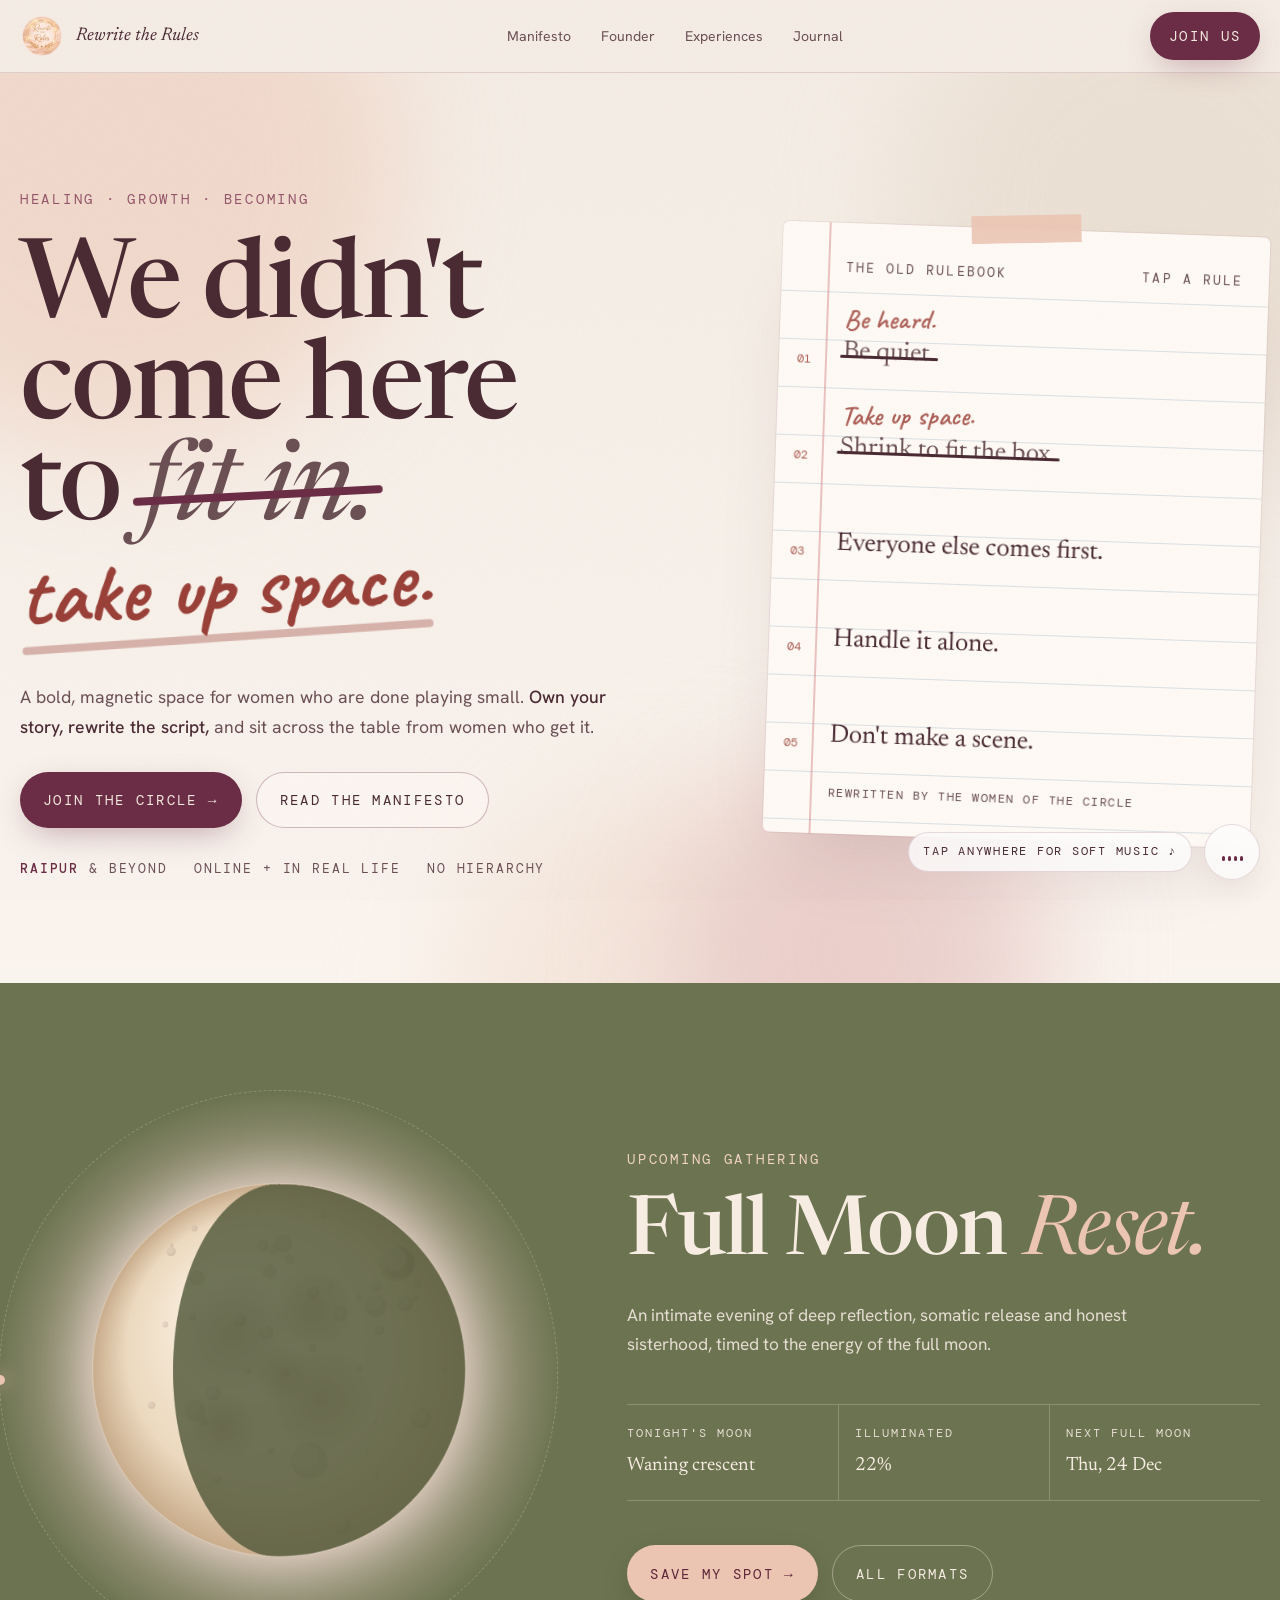
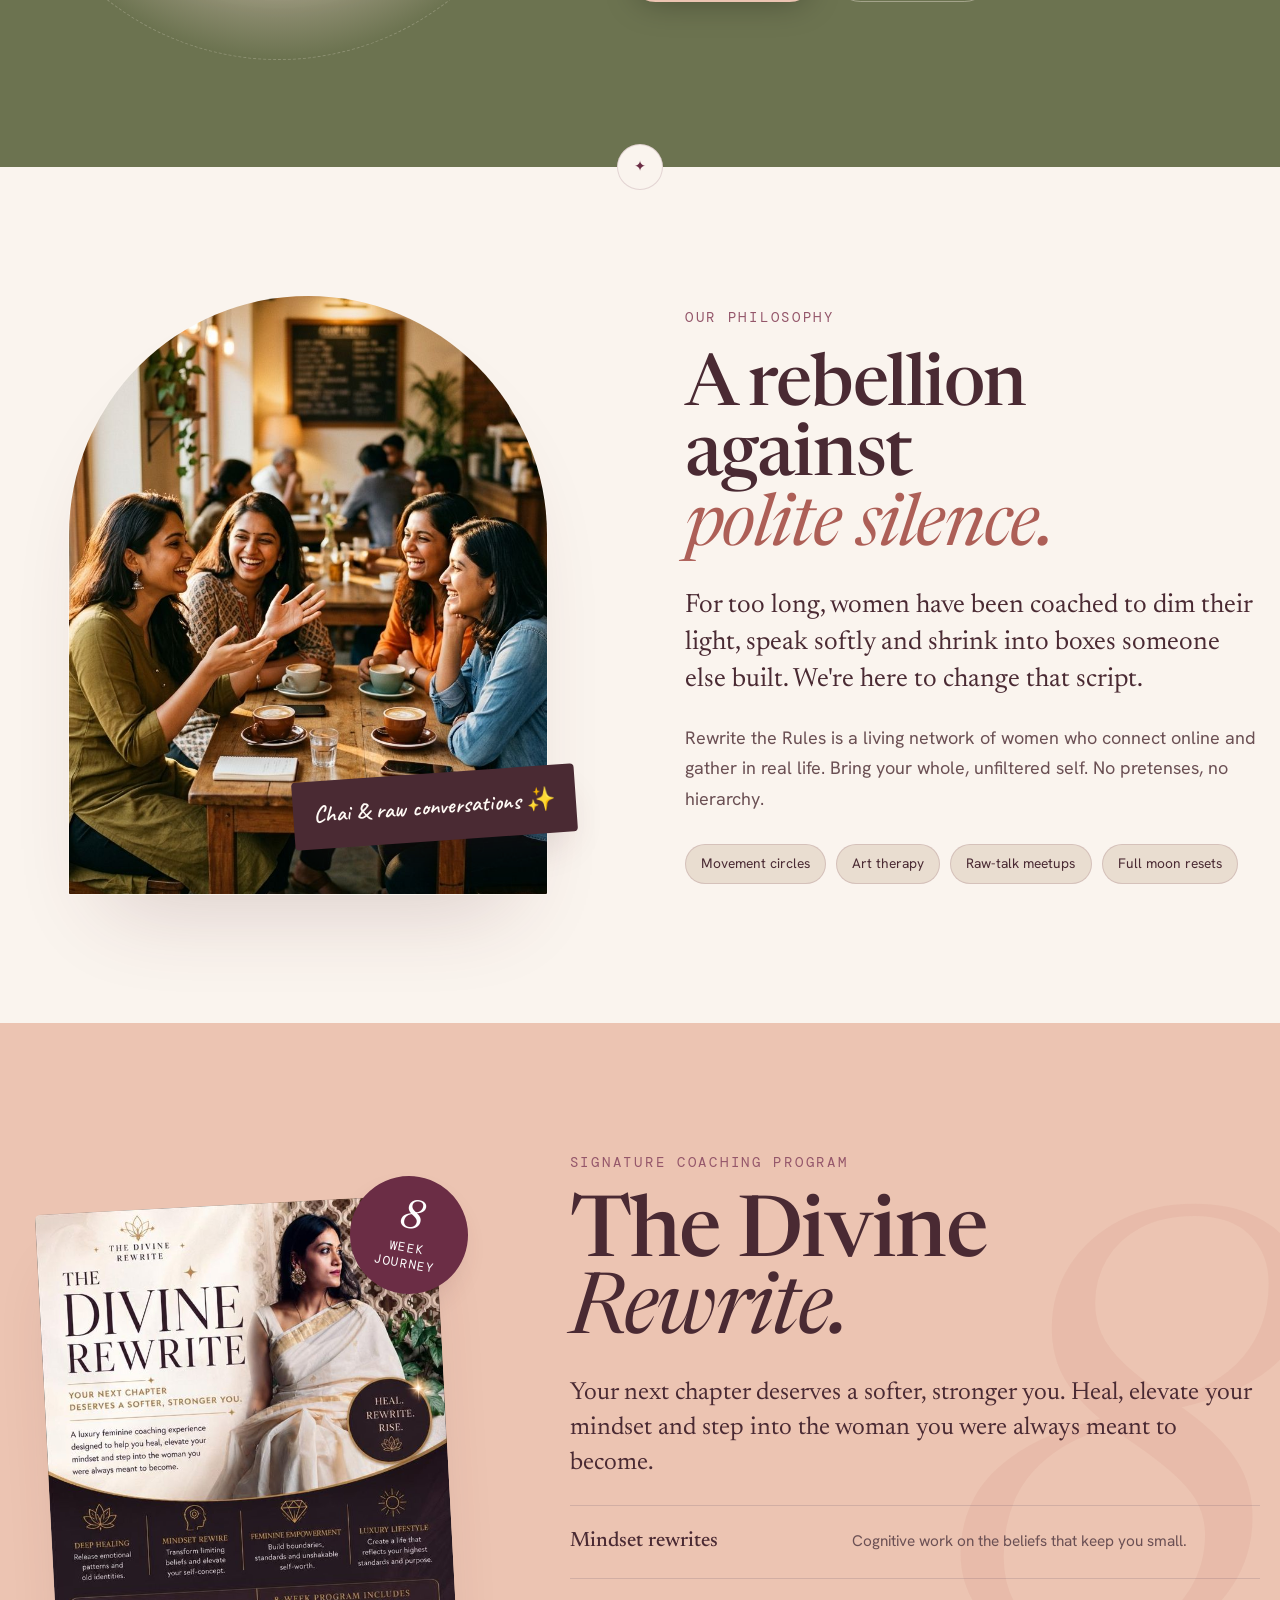
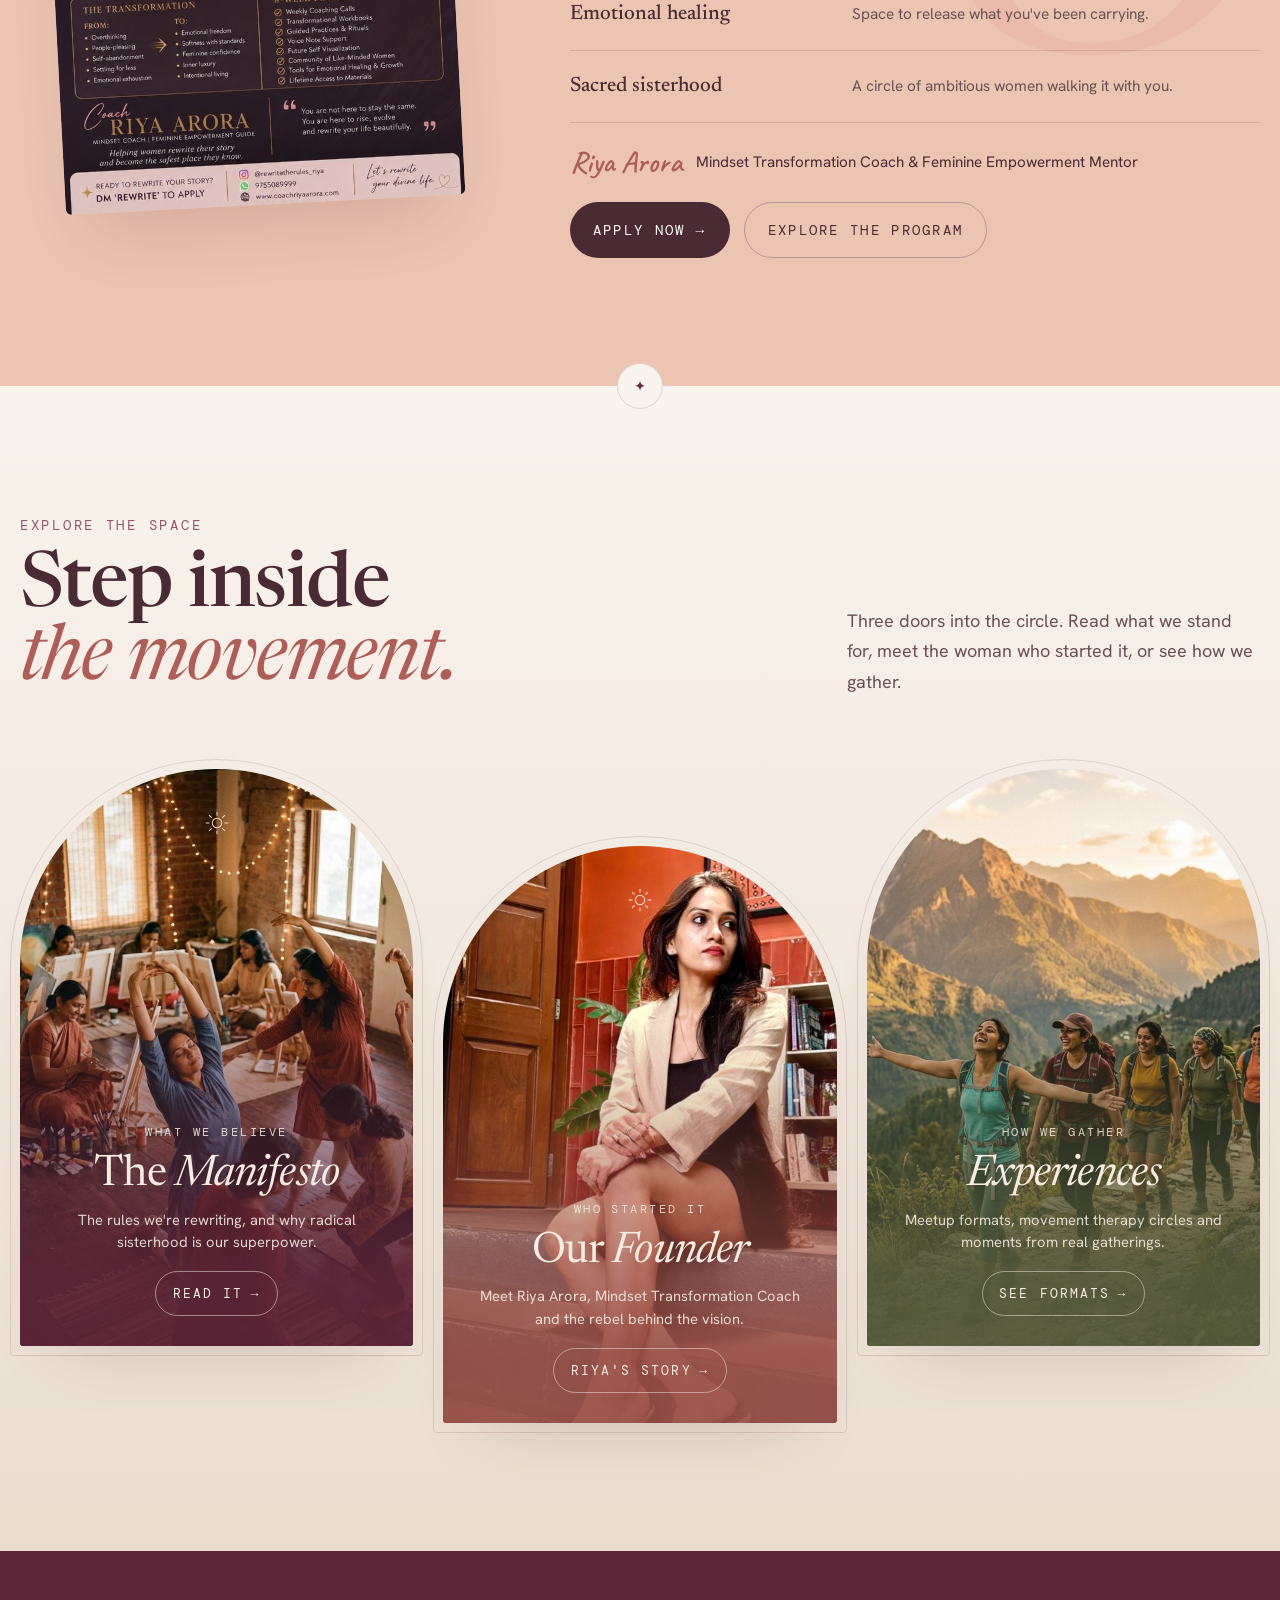
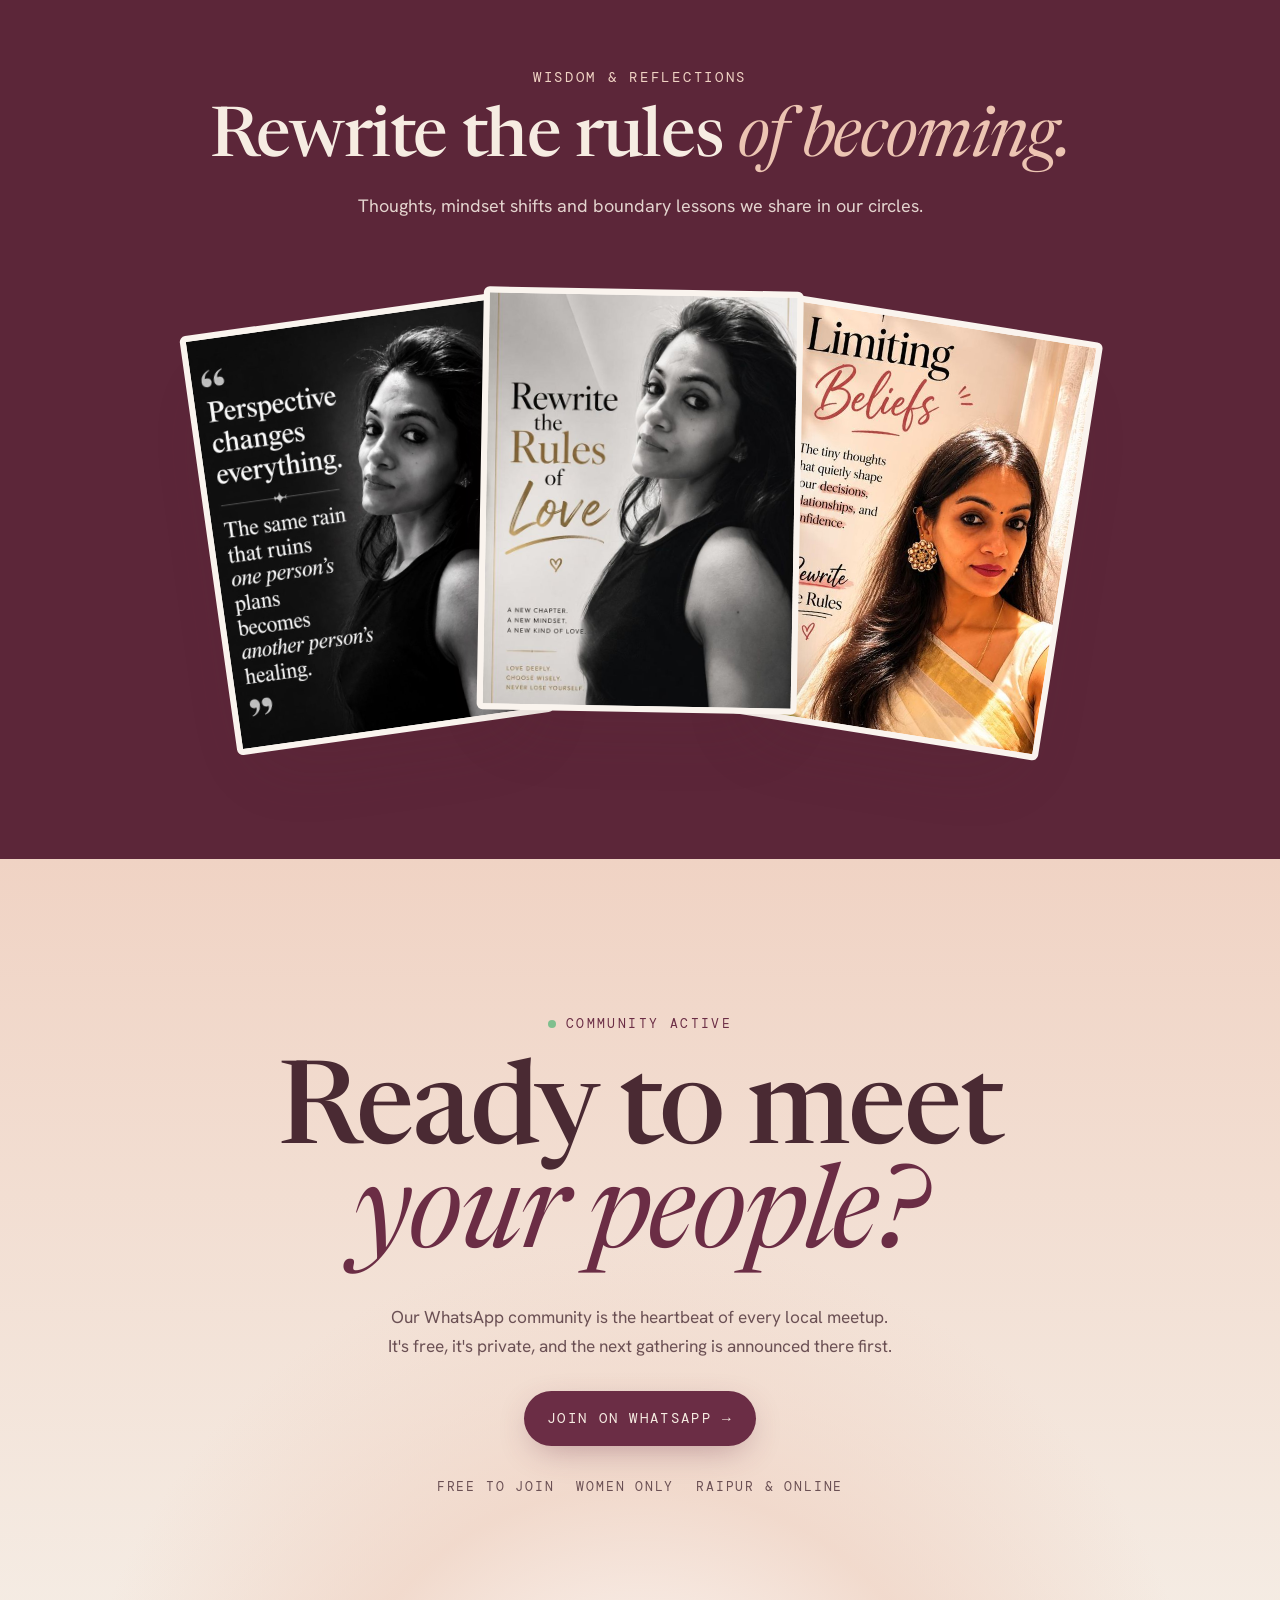
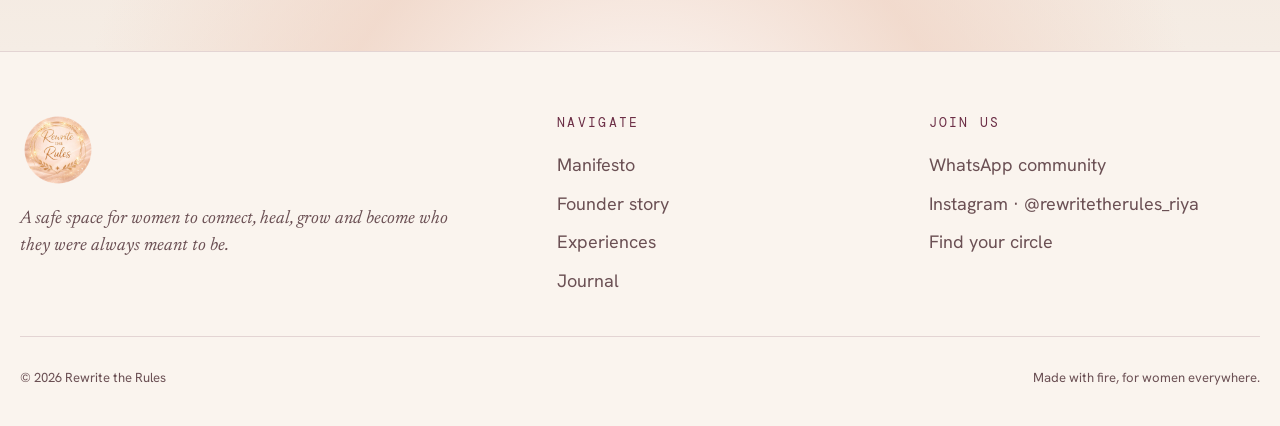
<file: index.html>
<!doctype html>
<html lang="en">
<head>
<meta charset="utf-8">
<meta name="viewport" content="width=device-width, initial-scale=1, viewport-fit=cover">
<title>Rewrite the Rules — Safe Space for Women | Raipur & Beyond</title>
<link rel="icon" type="image/png" href="assets/favicon.png">
<link rel="manifest" href="manifest.webmanifest">
<meta name="theme-color" content="#f5ede5">
<meta name="apple-mobile-web-app-capable" content="yes">
<meta name="mobile-web-app-capable" content="yes">
<meta name="apple-mobile-web-app-status-bar-style" content="default">
<meta name="apple-mobile-web-app-title" content="Rewrite">
<link rel="apple-touch-icon" href="assets/apple-touch-icon.png">
<meta name="description" content="A safe, bold community for women who are done playing small. Heal, grow and connect on your own terms. Starting from Raipur, going pan-India.">
<meta property="og:type" content="website">
<meta property="og:title" content="Rewrite the Rules — We didn't come here to fit in.">
<meta property="og:description" content="A bold, safe community for women who are done playing small. Healing • Growth • Becoming.">
<meta property="og:image" content="https://www.rewritetherules.in/assets/hero-bg.png">
<link rel="preconnect" href="https://fonts.googleapis.com">
<link rel="preconnect" href="https://fonts.gstatic.com" crossorigin>
<link rel="stylesheet" href="https://fonts.googleapis.com/css2?family=Newsreader:ital,opsz,wght@0,6..72,300..700;1,6..72,300..700&family=Hanken+Grotesk:wght@400;500;600&family=DM+Mono:wght@400;500&family=Caveat:wght@400..700&display=swap">
<link rel="stylesheet" href="assets/site.css">
</head>
<body>

<nav class="nav band" aria-label="Main">
  <div class="wrap">
    <a class="brand" href="index.html"><img src="assets/logo-sm.png" alt="Rewrite the Rules"><span>Rewrite the Rules</span></a>
    <ul>
      <li><a href="manifesto.html">Manifesto</a></li>
      <li><a href="founder.html">Founder</a></li>
      <li><a href="experiences.html">Experiences</a></li>
      <li><a href="blog.html">Journal</a></li>
    </ul>
    <a class="btn btn-gold" href="join.html">Join us</a>
  </div>
</nav>

<header class="hero band">
  <div class="aurora" aria-hidden="true"><i></i><i></i><i></i><i></i></div>
  <div class="wrap">
    <div class="hero-copy">
      <div class="eyebrow">Healing · Growth · Becoming</div>
      <h1>We didn't come here to <em class="strike"><span class="old">fit in.</span></em> <span class="rewrite">take up space.</span></h1>
      <p class="hero-lede">A bold, magnetic space for women who are done playing small. <strong>Own your story, rewrite the script,</strong> and sit across the table from women who get it.</p>
      <div class="hero-ctas">
        <a class="btn btn-gold" href="join.html">Join the circle <span class="arr">→</span></a>
        <a class="btn btn-ghost" href="manifesto.html">Read the manifesto</a>
      </div>
      <div class="hero-meta"><span><b>Raipur</b> &amp; beyond</span><span>Online + in real life</span><span>No hierarchy</span></div>
    </div>

    <aside class="rulebook" aria-label="The old rulebook">
      <div class="rulebook-head"><span>The old rulebook</span><span>Tap a rule</span></div>
      <ol class="rules" id="rules">
        <li class="rule"><button type="button"><span class="n">01</span><span class="now">Be heard.</span><span class="was">Be quiet.</span></button></li>
        <li class="rule"><button type="button"><span class="n">02</span><span class="now">Take up space.</span><span class="was">Shrink to fit the box.</span></button></li>
        <li class="rule"><button type="button"><span class="n">03</span><span class="now">Put yourself on the list.</span><span class="was">Everyone else comes first.</span></button></li>
        <li class="rule"><button type="button"><span class="n">04</span><span class="now">Heal in a circle.</span><span class="was">Handle it alone.</span></button></li>
        <li class="rule"><button type="button"><span class="n">05</span><span class="now">Say it out loud.</span><span class="was">Don't make a scene.</span></button></li>
      </ol>
      <div class="rulebook-foot">Rewritten by the women of the circle</div>
    </aside>
  </div>
</header>

<section class="gathering band on-dark" id="gathering">
  <div class="wrap">
    <div class="moon-stage"><div class="orbit"></div><canvas id="moon" width="640" height="640" role="img" aria-label="Tonight's moon phase"></canvas></div>
    <div class="gathering-copy">
      <div class="eyebrow">Upcoming gathering</div>
      <h2>Full Moon <em>Reset.</em></h2>
      <p>An intimate evening of deep reflection, somatic release and honest sisterhood, timed to the energy of the full moon.</p>
      <dl class="moon-data">
        <div><dt>Tonight's moon</dt><dd id="m-phase">Waxing gibbous</dd></div>
        <div><dt>Illuminated</dt><dd id="m-illum">—</dd></div>
        <div><dt>Next full moon</dt><dd id="m-next">—</dd></div>
      </dl>
      <div class="hero-ctas">
        <a class="btn btn-gold" href="join.html">Save my spot <span class="arr">→</span></a>
        <a class="btn btn-ghost" href="experiences.html">All formats</a>
      </div>
    </div>
  </div>
</section>

<section class="philo band light" id="philosophy">
  <div class="wrap">
    <div class="arch-wrap">
      <div class="arch"><img src="assets/meetup.jpg" alt="Four women laughing over coffee at a Rewrite the Rules meetup"></div>
      <div class="arch-tag">Chai &amp; raw conversations ✨</div>
    </div>
    <div class="philo-copy">
      <div class="eyebrow">Our philosophy</div>
      <h2>A rebellion against <em>polite silence.</em></h2>
      <p class="big">For too long, women have been coached to dim their light, speak softly and shrink into boxes someone else built. We're here to change that script.</p>
      <p>Rewrite the Rules is a living network of women who connect online and gather in real life. Bring your whole, unfiltered self. No pretenses, no hierarchy.</p>
      <ul class="formats"><li>Movement circles</li><li>Art therapy</li><li>Raw-talk meetups</li><li>Full moon resets</li></ul>
    </div>
  </div>
</section>

<section class="program band" id="divine-rewrite">
  <div class="big8" aria-hidden="true">8</div>
  <div class="wrap">
    <div class="flyer">
      <img src="assets/divine-rewrite-flyer-sm.jpg" alt="The Divine Rewrite 8-week program flyer">
      <div class="seal"><span><b>8</b>week<br>journey</span></div>
    </div>
    <div class="program-copy">
      <div class="eyebrow">Signature coaching program</div>
      <h2>The Divine <em>Rewrite.</em></h2>
      <p class="lead">Your next chapter deserves a softer, stronger you. Heal, elevate your mindset and step into the woman you were always meant to become.</p>
      <ul class="pillars">
        <li><strong>Mindset rewrites</strong><span>Cognitive work on the beliefs that keep you small.</span></li>
        <li><strong>Emotional healing</strong><span>Space to release what you've been carrying.</span></li>
        <li><strong>Sacred sisterhood</strong><span>A circle of ambitious women walking it with you.</span></li>
      </ul>
      <div class="coach"><span class="sig">Riya Arora</span><span>Mindset Transformation Coach &amp; Feminine Empowerment Mentor</span></div>
      <div class="program-ctas">
        <a class="btn btn-ink" href="join.html">Apply now <span class="arr">→</span></a>
        <a class="btn btn-line-ink" href="experiences.html#divine-rewrite">Explore the program</a>
      </div>
    </div>
  </div>
</section>

<section class="explore band light" id="explore">
  <div class="wrap">
    <header>
      <div class="h"><div class="eyebrow">Explore the space</div><h2>Step inside <em>the movement.</em></h2></div>
      <p>Three doors into the circle. Read what we stand for, meet the woman who started it, or see how we gather.</p>
    </header>
    <ul class="doors">
      <li><a class="door plum" href="manifesto.html">
        <span class="img"><img src="assets/workshop.jpg" alt="Women at a Rewrite the Rules workshop"></span>
        <span class="door-in"><svg class="sun" viewBox="0 0 32 32" fill="none" stroke="currentColor" stroke-width="1.1" aria-hidden="true"><circle cx="16" cy="16" r="5"/><path d="M16 4v4M16 24v4M4 16h4M24 16h4M7.5 7.5l2.8 2.8M21.7 21.7l2.8 2.8M7.5 24.5l2.8-2.8M21.7 10.3l2.8-2.8"/></svg><span class="door-text"><span class="k">What we believe</span><span class="t">The <em>Manifesto</em></span><span class="d">The rules we're rewriting, and why radical sisterhood is our superpower.</span><span class="go">Read it <span aria-hidden="true">→</span></span></span></span>
      </a></li>
      <li><a class="door terra" href="founder.html">
        <span class="img"><img src="assets/riya-founder-sm.jpg" alt="Riya Arora, founder of Rewrite the Rules"></span>
        <span class="door-in"><svg class="sun" viewBox="0 0 32 32" fill="none" stroke="currentColor" stroke-width="1.1" aria-hidden="true"><circle cx="16" cy="16" r="5"/><path d="M16 4v4M16 24v4M4 16h4M24 16h4M7.5 7.5l2.8 2.8M21.7 21.7l2.8 2.8M7.5 24.5l2.8-2.8M21.7 10.3l2.8-2.8"/></svg><span class="door-text"><span class="k">Who started it</span><span class="t">Our <em>Founder</em></span><span class="d">Meet Riya Arora, Mindset Transformation Coach and the rebel behind the vision.</span><span class="go">Riya's story <span aria-hidden="true">→</span></span></span></span>
      </a></li>
      <li><a class="door olive" href="experiences.html">
        <span class="img"><img src="assets/outdoor.jpg" alt="Women hiking together on a Rewrite the Rules outing"></span>
        <span class="door-in"><svg class="sun" viewBox="0 0 32 32" fill="none" stroke="currentColor" stroke-width="1.1" aria-hidden="true"><circle cx="16" cy="16" r="5"/><path d="M16 4v4M16 24v4M4 16h4M24 16h4M7.5 7.5l2.8 2.8M21.7 21.7l2.8 2.8M7.5 24.5l2.8-2.8M21.7 10.3l2.8-2.8"/></svg><span class="door-text"><span class="k">How we gather</span><span class="t"><em>Experiences</em></span><span class="d">Meetup formats, movement therapy circles and moments from real gatherings.</span><span class="go">See formats <span aria-hidden="true">→</span></span></span></span>
      </a></li>
    </ul>
  </div>
</section>

<section class="wisdom band on-dark" id="wisdom">
  <div class="wrap">
    <header>
      <div class="eyebrow">Wisdom &amp; reflections</div>
      <h2>Rewrite the rules <em>of becoming.</em></h2>
      <p>Thoughts, mindset shifts and boundary lessons we share in our circles.</p>
    </header>
    <div class="posters">
      <figure class="poster" style="margin:0"><img src="assets/quote-perspective-sm.jpg" alt="Quote poster: perspective changes everything"></figure>
      <figure class="poster" style="margin:0"><img src="assets/quote-love-sm.jpg" alt="Quote poster: rewrite the rules of love"></figure>
      <figure class="poster" style="margin:0"><img src="assets/quote-beliefs-sm.jpg" alt="Quote poster on limiting beliefs"></figure>
    </div>
  </div>
</section>

<section class="final band" id="join">
  <div class="wrap">
    <span class="live"><i></i>Community active</span>
    <h2>Ready to meet <em>your people?</em></h2>
    <p>Our WhatsApp community is the heartbeat of every local meetup. It's free, it's private, and the next gathering is announced there first.</p>
    <a class="btn btn-gold" href="https://chat.whatsapp.com/JGxNVN498TELuokR7WVNBc">Join on WhatsApp <span class="arr">→</span></a>
    <div class="trust"><span>Free to join</span><span>Women only</span><span>Raipur &amp; online</span></div>
  </div>
</section>

<footer class="band">
  <div class="wrap">
    <div class="f-brand">
      <img src="assets/logo-sm.png" alt="Rewrite the Rules logo">
      <p>A safe space for women to connect, heal, grow and become who they were always meant to be.</p>
    </div>
    <div>
      <h4>Navigate</h4>
      <ul>
        <li><a href="manifesto.html">Manifesto</a></li>
        <li><a href="founder.html">Founder story</a></li>
        <li><a href="experiences.html">Experiences</a></li>
        <li><a href="blog.html">Journal</a></li>
      </ul>
    </div>
    <div>
      <h4>Join us</h4>
      <ul>
        <li><a href="https://chat.whatsapp.com/JGxNVN498TELuokR7WVNBc">WhatsApp community</a></li>
        <li><a href="https://www.instagram.com/rewritetherules_riya">Instagram · @rewritetherules_riya</a></li>
        <li><a href="join.html">Find your circle</a></li>
      </ul>
    </div>
    <div class="f-bottom"><span>© 2026 Rewrite the Rules</span><span>Made with fire, for women everywhere.</span></div>
  </div>
</footer>

<div class="sound" id="sound">
  <button type="button" id="sound-btn" aria-pressed="false" aria-label="Play soft music"><span class="bars" aria-hidden="true"><span></span><span></span><span></span><span></span></span></button>
  <span class="hint" id="sound-hint">Tap anywhere for soft music ♪</span>
</div>

<script src="assets/music.js"></script>
<script src="assets/nav.js"></script>
<script>

(function(){
  // Rulebook: strike and rewrite each rule in turn, then let visitors toggle.
  var rules=[].slice.call(document.querySelectorAll('#rules .rule'));
  var reduce=window.matchMedia&&matchMedia('(prefers-reduced-motion: reduce)').matches;
  rules.forEach(function(r,i){
    if(reduce){r.classList.add('done');}
    else{setTimeout(function(){r.classList.add('done')},1800+i*650);}
    r.querySelector('button').addEventListener('click',function(){r.classList.toggle('done')});
  });

  // Moon: real phase from the synodic month, drawn on canvas.
  var P=29.530588853, ref=Date.UTC(2000,0,6,18,14);
  var now=Date.now();
  var age=(((now-ref)/864e5)%P+P)%P;
  var theta=2*Math.PI*age/P;
  var illum=(1-Math.cos(theta))/2;
  var names=['New moon','Waxing crescent','First quarter','Waxing gibbous','Full moon','Waning gibbous','Last quarter','Waning crescent'];
  var idx=Math.floor((age/P)*8+0.5)%8;
  var toFull=((P/2-age)+P)%P;
  var next=new Date(now+toFull*864e5);
  document.getElementById('m-phase').textContent=names[idx];
  document.getElementById('m-illum').textContent=Math.round(illum*100)+'%';
  document.getElementById('m-next').textContent=next.toLocaleDateString('en-IN',{weekday:'short',day:'numeric',month:'short'});

  var c=document.getElementById('moon'),x=c.getContext('2d'),S=c.width,R=S*0.36,cx=S/2,cy=S/2;
  // textured disc
  var g=x.createRadialGradient(cx-R*.3,cy-R*.35,R*.1,cx,cy,R);
  g.addColorStop(0,'#fbf1e2');g.addColorStop(.7,'#ecd9bf');g.addColorStop(1,'#c9ad8c');
  x.save();x.beginPath();x.arc(cx,cy,R,0,Math.PI*2);x.fillStyle=g;x.shadowColor='rgba(253,227,220,.9)';x.shadowBlur=70;x.fill();x.restore();
  x.save();x.beginPath();x.arc(cx,cy,R,0,Math.PI*2);x.clip();
  var seed=7;function rnd(){seed=(seed*16807)%2147483647;return seed/2147483647}
  // maria
  [[-.25,-.2,.32],[.18,-.32,.22],[.22,.15,.28],[-.3,.3,.18],[.02,.02,.15]].forEach(function(m){
    var mg=x.createRadialGradient(cx+m[0]*R,cy+m[1]*R,0,cx+m[0]*R,cy+m[1]*R,m[2]*R);
    mg.addColorStop(0,'rgba(150,118,98,.38)');mg.addColorStop(1,'rgba(150,118,98,0)');
    x.fillStyle=mg;x.fillRect(0,0,S,S);
  });
  for(var k=0;k<46;k++){
    var a=rnd()*Math.PI*2,d=Math.sqrt(rnd())*R*.92,r=2+rnd()*rnd()*R*.09;
    var px=cx+Math.cos(a)*d,py=cy+Math.sin(a)*d;
    x.beginPath();x.arc(px,py,r,0,Math.PI*2);x.fillStyle='rgba(120,92,78,.18)';x.fill();
    x.beginPath();x.arc(px-r*.25,py-r*.25,r*.75,0,Math.PI*2);x.fillStyle='rgba(255,248,236,.18)';x.fill();
  }
  // shadow: draw unlit spans row by row
  x.fillStyle='rgba(84,90,60,.9)';
  var cosT=Math.cos(theta),waxing=age<P/2;
  for(var y=-R;y<=R;y+=1){
    var w=Math.sqrt(Math.max(0,R*R-y*y)),t=w*cosT;
    if(waxing){ x.fillRect(cx-w-1,cy+y,(t)-(-w)+1,1.2); }      // unlit: -w .. t
    else{ x.fillRect(cx-t,cy+y,w-(-t)+1,1.2); }                 // unlit: -t .. w
  }
  x.restore();
  // rim
  x.beginPath();x.arc(cx,cy,R,0,Math.PI*2);x.strokeStyle='rgba(246,236,226,.3)';x.lineWidth=1.5;x.stroke();
})();
</script>

</body>
</html>
</file>
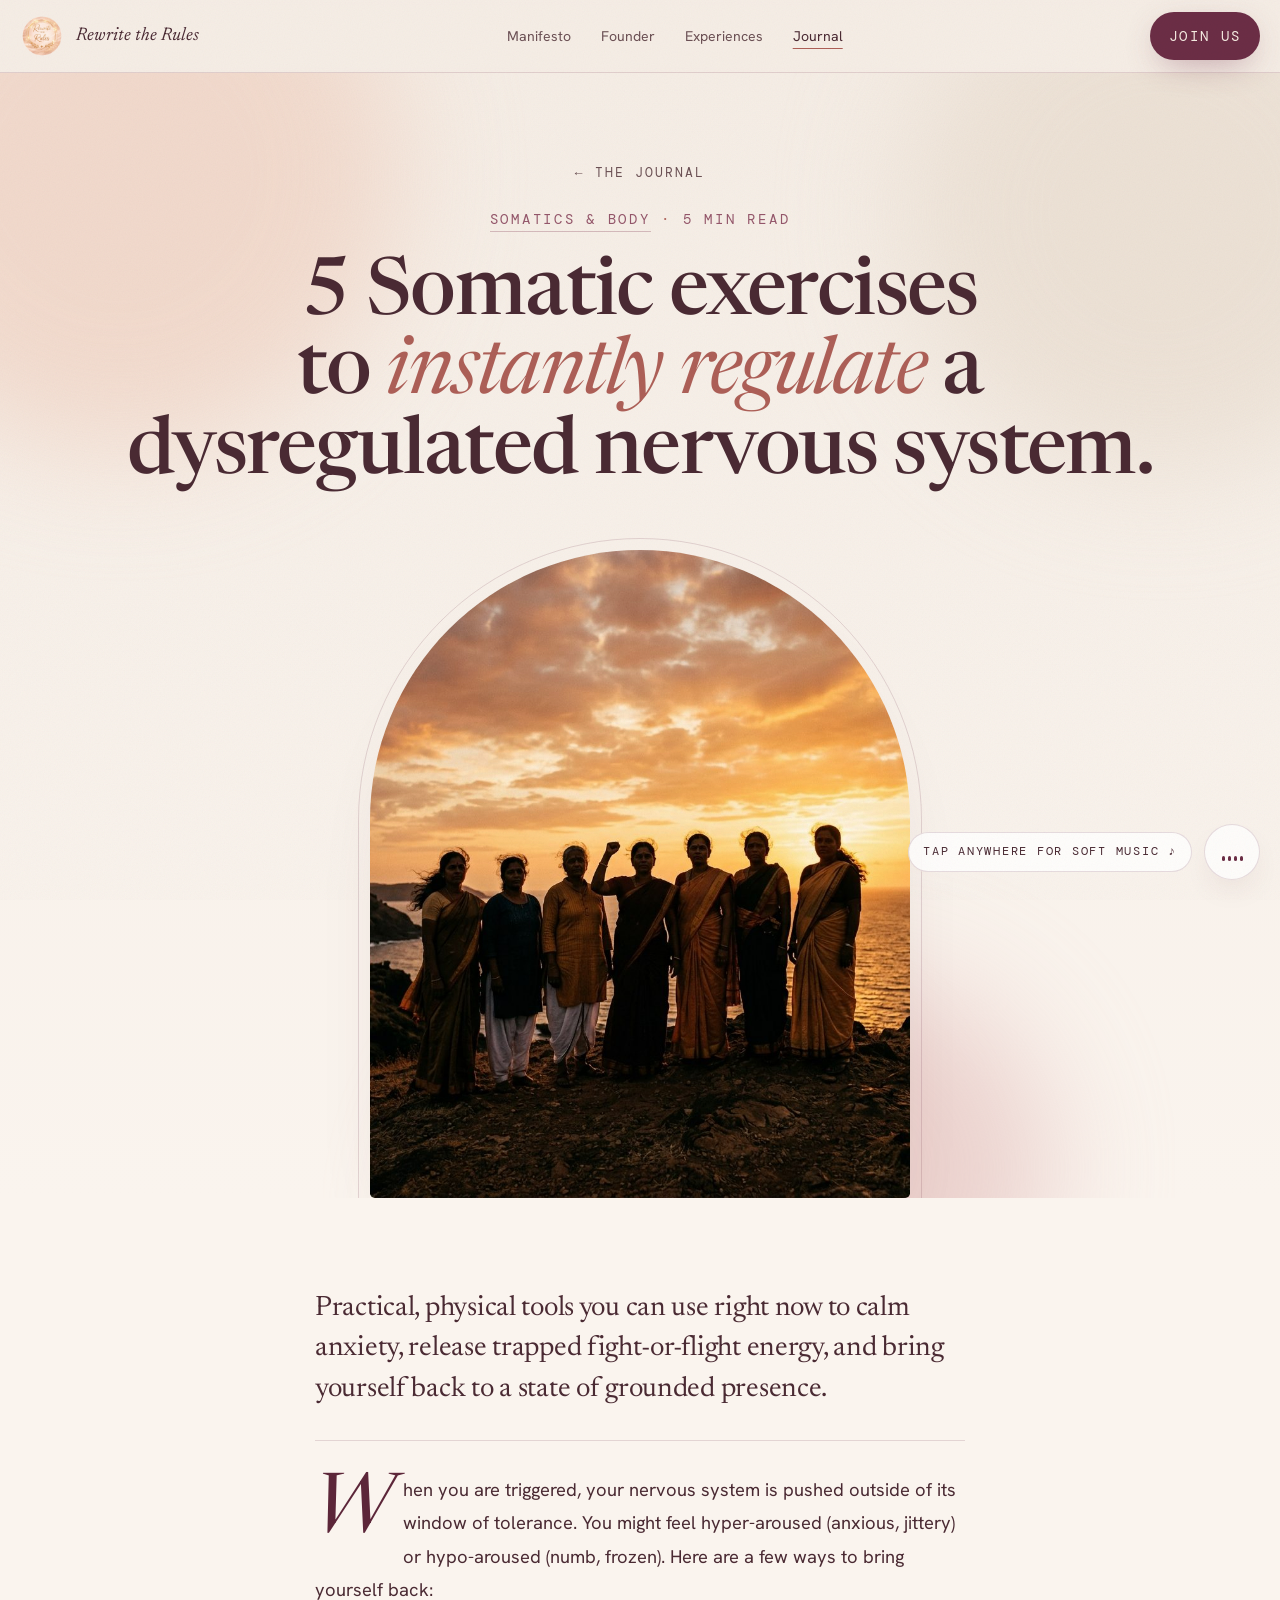
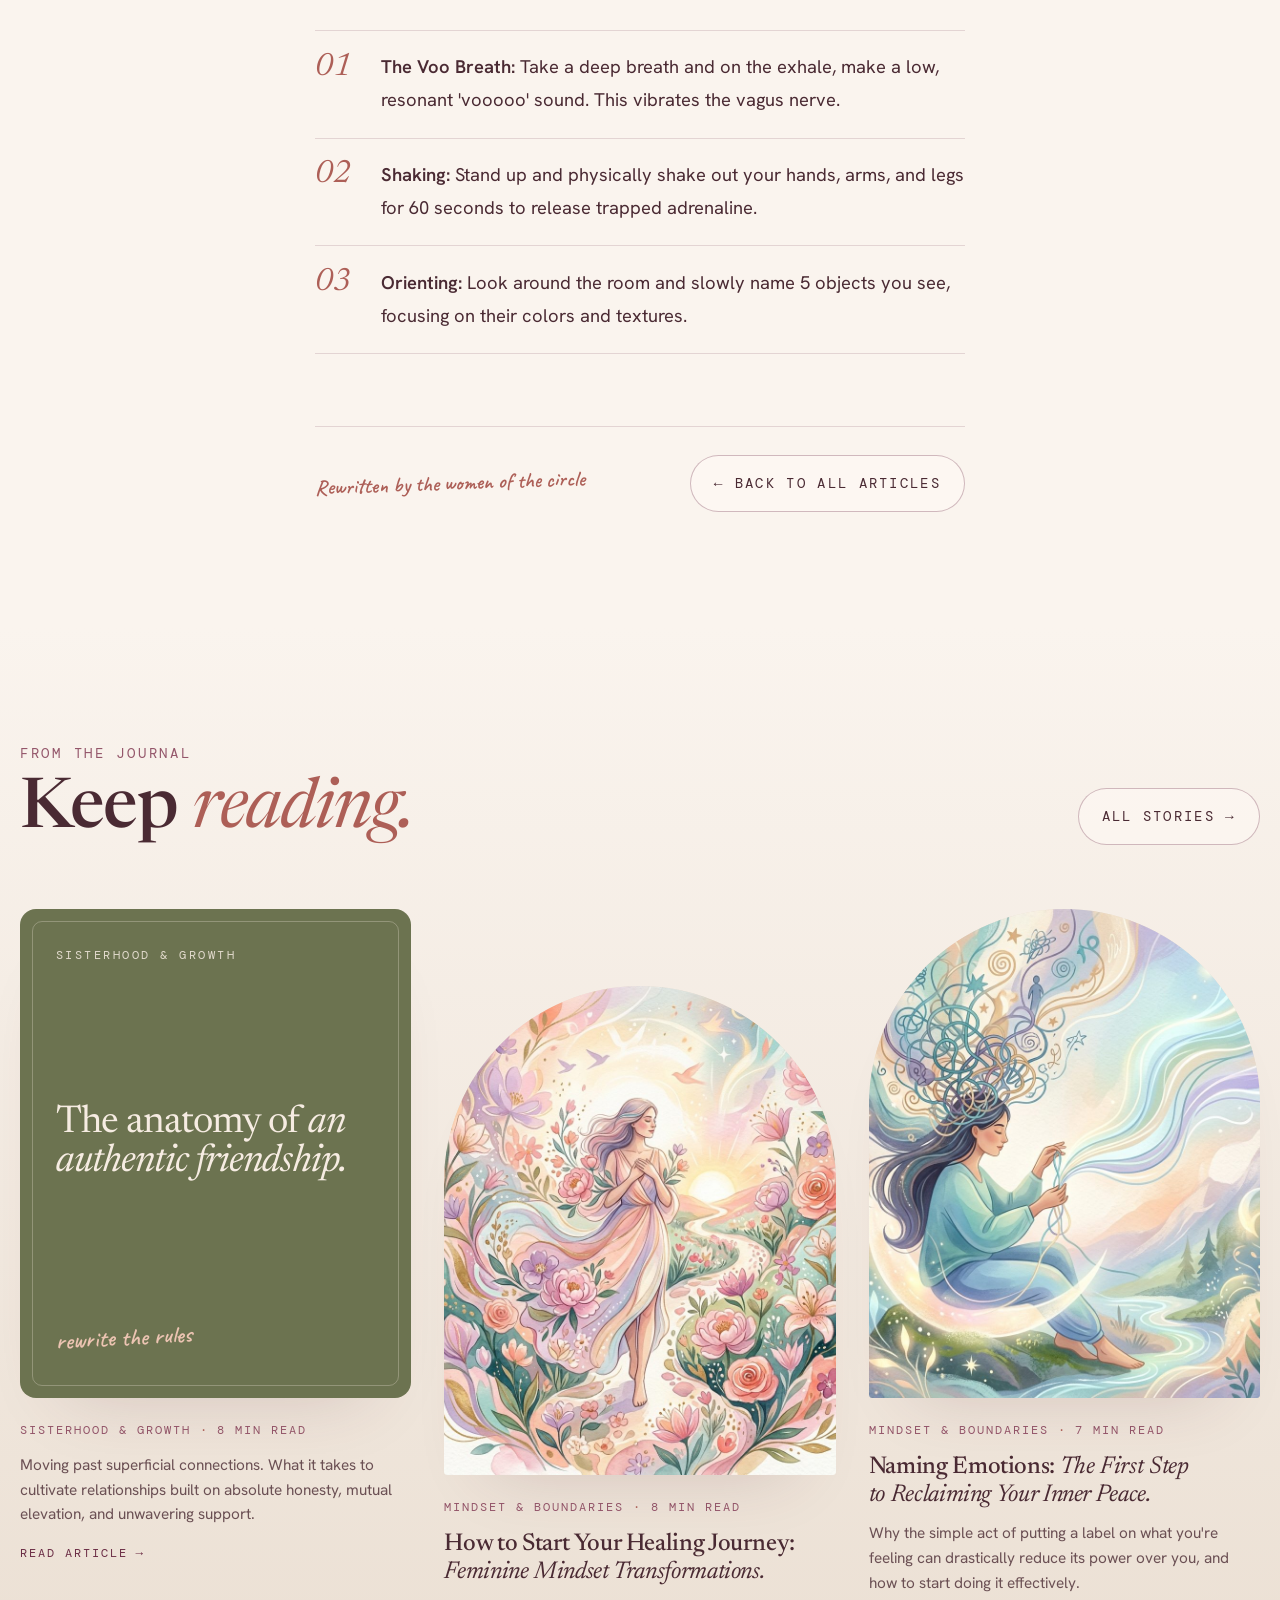
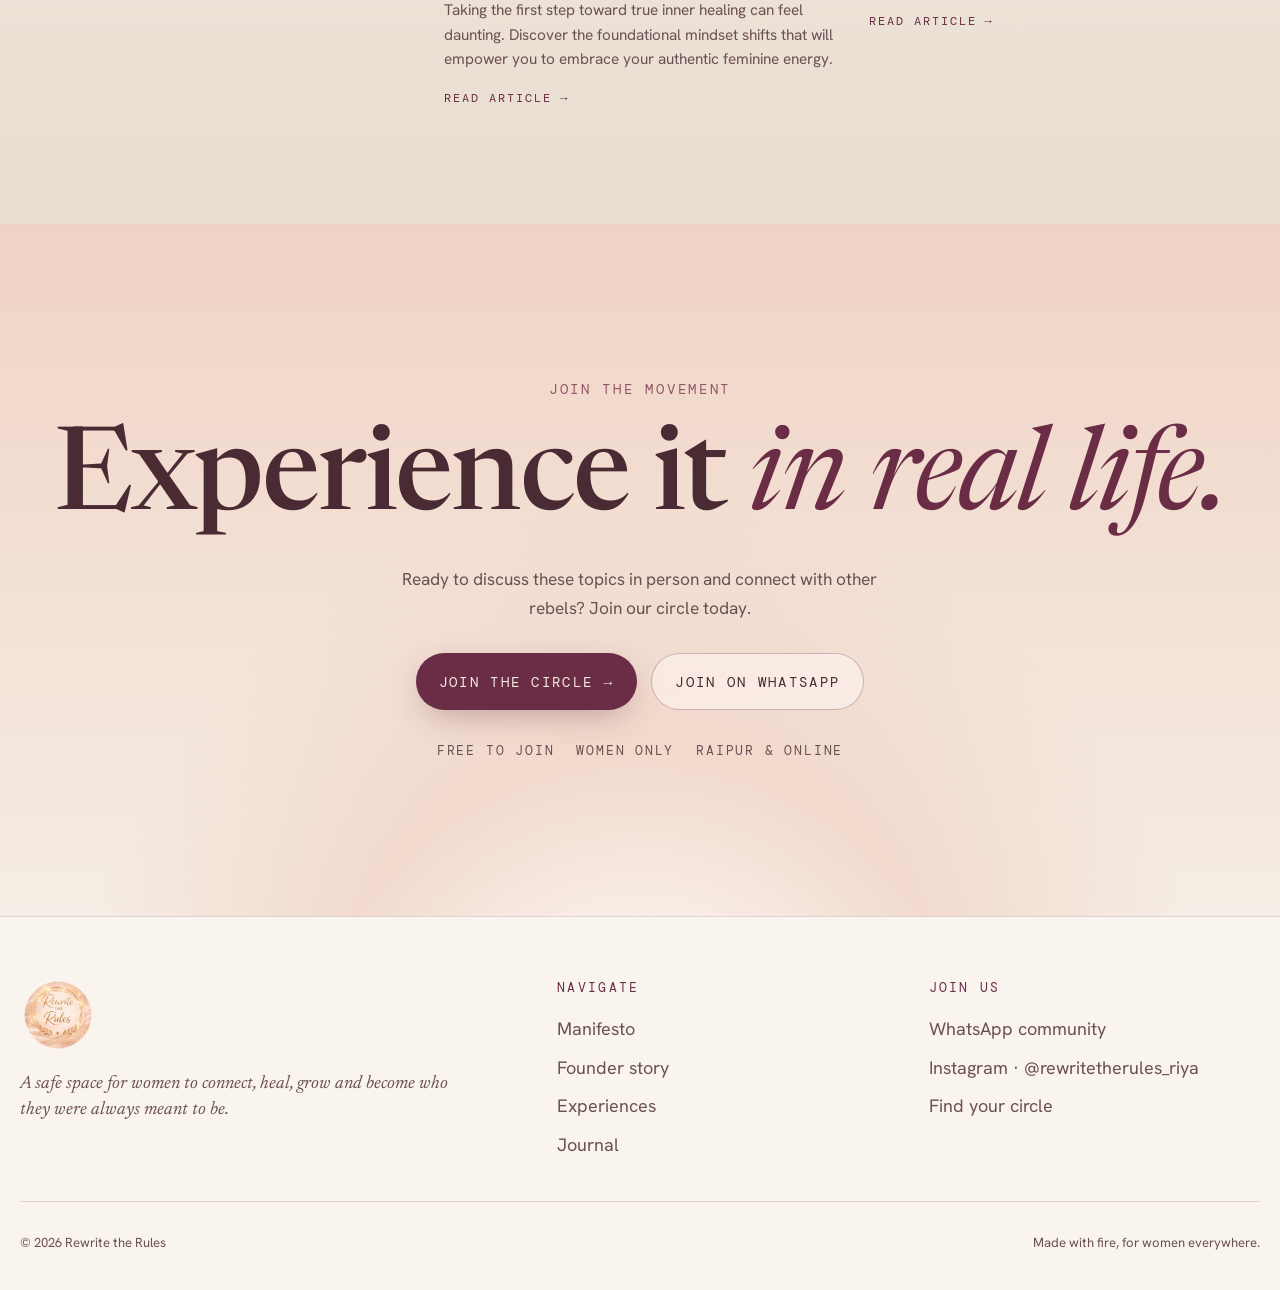
<file: blog-5-somatic.html>
<!doctype html>
<html lang="en">
<head>
<meta charset="utf-8">
<meta name="viewport" content="width=device-width, initial-scale=1, viewport-fit=cover">
<title>5 Somatic exercises to instantly regulate a dysregulated nervous system — Rewrite the Rules</title>
<link rel="icon" type="image/png" href="assets/favicon.png">
<link rel="manifest" href="manifest.webmanifest">
<meta name="theme-color" content="#f5ede5">
<meta name="apple-mobile-web-app-capable" content="yes">
<meta name="mobile-web-app-capable" content="yes">
<meta name="apple-mobile-web-app-status-bar-style" content="default">
<meta name="apple-mobile-web-app-title" content="Rewrite">
<link rel="apple-touch-icon" href="assets/apple-touch-icon.png">
<meta name="description" content="Practical, physical tools you can use right now to calm anxiety, release trapped fight-or-flight energy, and bring yourself back to a state of grounded presence.">
<meta property="og:type" content="article">
<meta property="og:title" content="5 Somatic exercises to instantly regulate a dysregulated nervous system.">
<meta property="og:description" content="Practical, physical tools you can use right now to calm anxiety, release trapped fight-or-flight energy, and bring yourself back to a state of grounded presence.">
<meta property="og:image" content="https://www.rewritetherules.in/assets/hero-bg-sm.jpg">
<link rel="preconnect" href="https://fonts.googleapis.com">
<link rel="preconnect" href="https://fonts.gstatic.com" crossorigin>
<link rel="stylesheet" href="https://fonts.googleapis.com/css2?family=Newsreader:ital,opsz,wght@0,6..72,300..700;1,6..72,300..700&family=Hanken+Grotesk:wght@400;500;600&family=DM+Mono:wght@400;500&family=Caveat:wght@400..700&display=swap">
<link rel="stylesheet" href="assets/site.css">
<link rel="stylesheet" href="assets/journal.css">
</head>
<body>

<nav class="nav band" aria-label="Main">
  <div class="wrap">
    <a class="brand" href="index.html"><img src="assets/logo-sm.png" alt="Rewrite the Rules"><span>Rewrite the Rules</span></a>
    <ul>
      <li><a href="manifesto.html">Manifesto</a></li>
      <li><a href="founder.html">Founder</a></li>
      <li><a href="experiences.html">Experiences</a></li>
      <li><a href="blog.html" aria-current="page">Journal</a></li>
    </ul>
    <a class="btn btn-gold" href="join.html">Join us</a>
  </div>
</nav>

<main>
<!--article:start-->
<article class="post-article">
  <header class="post-head band">
    <div class="aurora" aria-hidden="true"><i></i><i></i><i></i><i></i></div>
    <div class="wrap">
      <a class="back" href="blog.html"><span aria-hidden="true">←</span> The Journal</a>
      <div class="eyebrow post-meta"><a href="blog.html#somatics">Somatics &amp; Body</a><span>5 Min Read</span></div>
      <h1>5 Somatic exercises to <em>instantly regulate</em> a dysregulated nervous system.</h1>
      <figure class="post-hero h-arch"><div class="frame"><img src="assets/hero-bg-sm.jpg" alt="Women standing together on a clifftop at sunset, one with a raised fist" decoding="async"></div></figure>
    </div>
  </header>

  <div class="post band">
    <div class="prose">
<p class="lead">Practical, physical tools you can use right now to calm anxiety, release trapped fight-or-flight energy, and bring yourself back to a state of grounded presence.</p>
<p class="dropcap">When you are triggered, your nervous system is pushed outside of its window of tolerance. You might feel hyper-aroused (anxious, jittery) or hypo-aroused (numb, frozen). Here are a few ways to bring yourself back:</p>
<ol>
<li><strong>The Voo Breath:</strong> Take a deep breath and on the exhale, make a low, resonant 'vooooo' sound. This vibrates the vagus nerve.</li>
<li><strong>Shaking:</strong> Stand up and physically shake out your hands, arms, and legs for 60 seconds to release trapped adrenaline.</li>
<li><strong>Orienting:</strong> Look around the room and slowly name 5 objects you see, focusing on their colors and textures.</li>
</ol>
    </div>
    <div class="post-end">
      <span class="hand">Rewritten by the women of the circle</span>
      <a class="btn btn-ghost" href="blog.html"><span aria-hidden="true">←</span> Back to all articles</a>
    </div>
  </div>
</article>
<!--article:end-->

<section class="more band" aria-labelledby="more-h">
  <div class="wrap">
    <header class="j-sec-head">
      <div><div class="eyebrow">From the journal</div><h2 id="more-h">Keep <em>reading.</em></h2></div>
      <a class="btn btn-ghost" href="blog.html">All stories <span class="arr">→</span></a>
    </header>
    <ul class="grid">
      <li class="card" data-category="sisterhood"><a href="blog-authentic-friendship.html"><span class="card-media m-tile olive"><span class="tile-k">Sisterhood &amp; Growth</span><h3 class="tile-title">The anatomy of <em>an authentic friendship.</em></h3><span class="tile-sig">rewrite the rules</span></span><span class="card-body"><span class="meta"><span>Sisterhood &amp; Growth</span><span>8 Min Read</span></span><span class="card-ex">Moving past superficial connections. What it takes to cultivate relationships built on absolute honesty, mutual elevation, and unwavering support.</span><span class="go">Read article <span aria-hidden="true">→</span></span></span></a></li>
      <li class="card lift" data-category="mindset"><a href="blog-healing-journey.html"><span class="card-media m-arch"><img src="assets/healing-journey-sm.jpg" alt="Abstract serene illustration of a woman embarking on a healing journey" loading="lazy" decoding="async"></span><span class="card-body"><span class="meta"><span>Mindset &amp; Boundaries</span><span>8 Min Read</span></span><h3 class="card-title">How to Start Your Healing Journey: <em>Feminine Mindset Transformations.</em></h3><span class="card-ex">Taking the first step toward true inner healing can feel daunting. Discover the foundational mindset shifts that will empower you to embrace your authentic feminine energy.</span><span class="go">Read article <span aria-hidden="true">→</span></span></span></a></li>
      <li class="card" data-category="mindset"><a href="blog-naming-emotions.html"><span class="card-media m-arch"><img src="assets/naming-emotions-sm.jpg" alt="Abstract illustration of naming emotions" loading="lazy" decoding="async"></span><span class="card-body"><span class="meta"><span>Mindset &amp; Boundaries</span><span>7 Min Read</span></span><h3 class="card-title">Naming Emotions: <em>The First Step to Reclaiming Your Inner Peace.</em></h3><span class="card-ex">Why the simple act of putting a label on what you're feeling can drastically reduce its power over you, and how to start doing it effectively.</span><span class="go">Read article <span aria-hidden="true">→</span></span></span></a></li>
    </ul>
  </div>
</section>

<section class="final band" id="join">
  <div class="wrap">
    <div class="eyebrow">Join the Movement</div>
    <h2>Experience it <em>in real life.</em></h2>
    <p>Ready to discuss these topics in person and connect with other rebels? Join our circle today.</p>
    <div class="hero-ctas j-ctas">
      <a class="btn btn-gold" href="join.html">Join the Circle <span class="arr">→</span></a>
      <a class="btn btn-ghost" href="https://chat.whatsapp.com/JGxNVN498TELuokR7WVNBc">Join on WhatsApp</a>
    </div>
    <div class="trust"><span>Free to join</span><span>Women only</span><span>Raipur &amp; online</span></div>
  </div>
</section>
</main>

<footer class="band">
  <div class="wrap">
    <div class="f-brand">
      <img src="assets/logo-sm.png" alt="Rewrite the Rules logo">
      <p>A safe space for women to connect, heal, grow and become who they were always meant to be.</p>
    </div>
    <div>
      <h4>Navigate</h4>
      <ul>
        <li><a href="manifesto.html">Manifesto</a></li>
        <li><a href="founder.html">Founder story</a></li>
        <li><a href="experiences.html">Experiences</a></li>
        <li><a href="blog.html">Journal</a></li>
      </ul>
    </div>
    <div>
      <h4>Join us</h4>
      <ul>
        <li><a href="https://chat.whatsapp.com/JGxNVN498TELuokR7WVNBc">WhatsApp community</a></li>
        <li><a href="https://www.instagram.com/rewritetherules_riya">Instagram · @rewritetherules_riya</a></li>
        <li><a href="join.html">Find your circle</a></li>
      </ul>
    </div>
    <div class="f-bottom"><span>© 2026 Rewrite the Rules</span><span>Made with fire, for women everywhere.</span></div>
  </div>
</footer>

<div class="sound" id="sound">
  <button type="button" id="sound-btn" aria-pressed="false" aria-label="Play soft music"><span class="bars" aria-hidden="true"><span></span><span></span><span></span><span></span></span></button>
  <span class="hint" id="sound-hint">Tap anywhere for soft music ♪</span>
</div>

<script src="assets/music.js"></script>
<script src="assets/nav.js"></script>

</body>
</html>
</file>
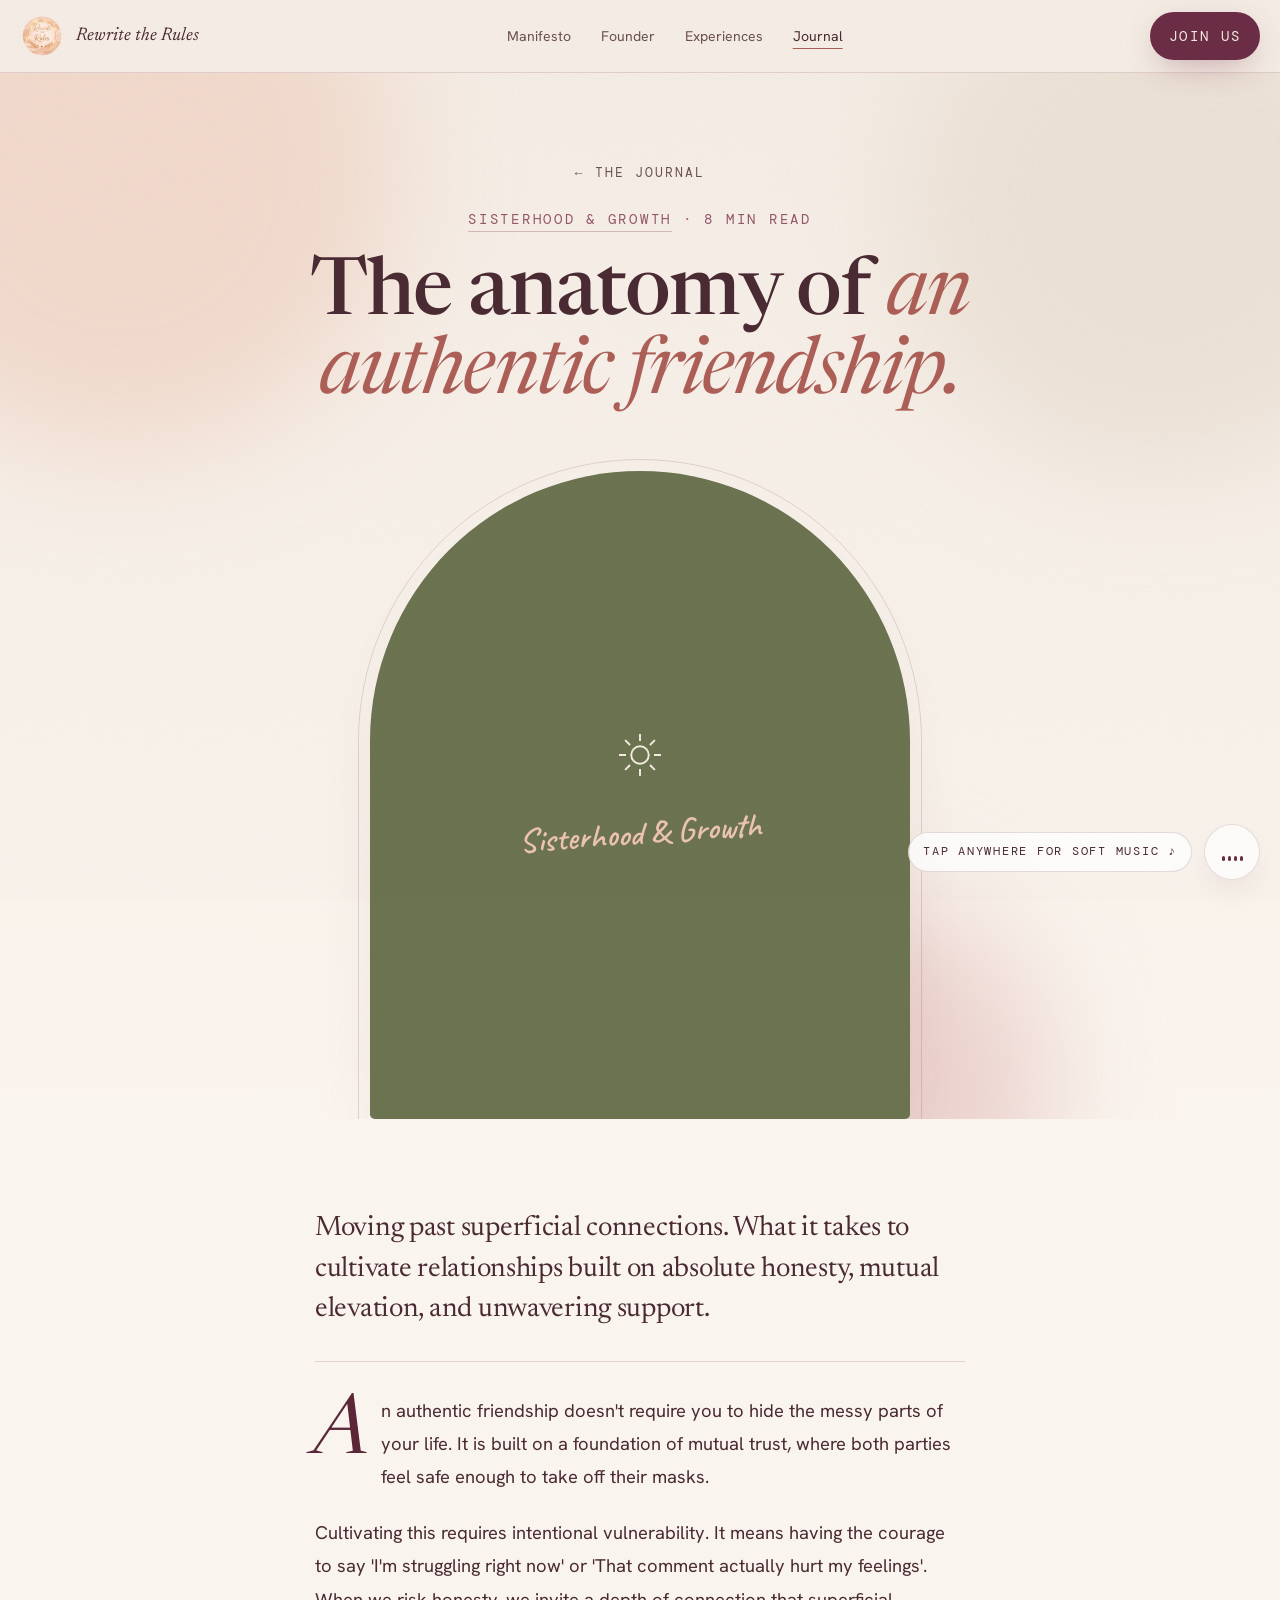
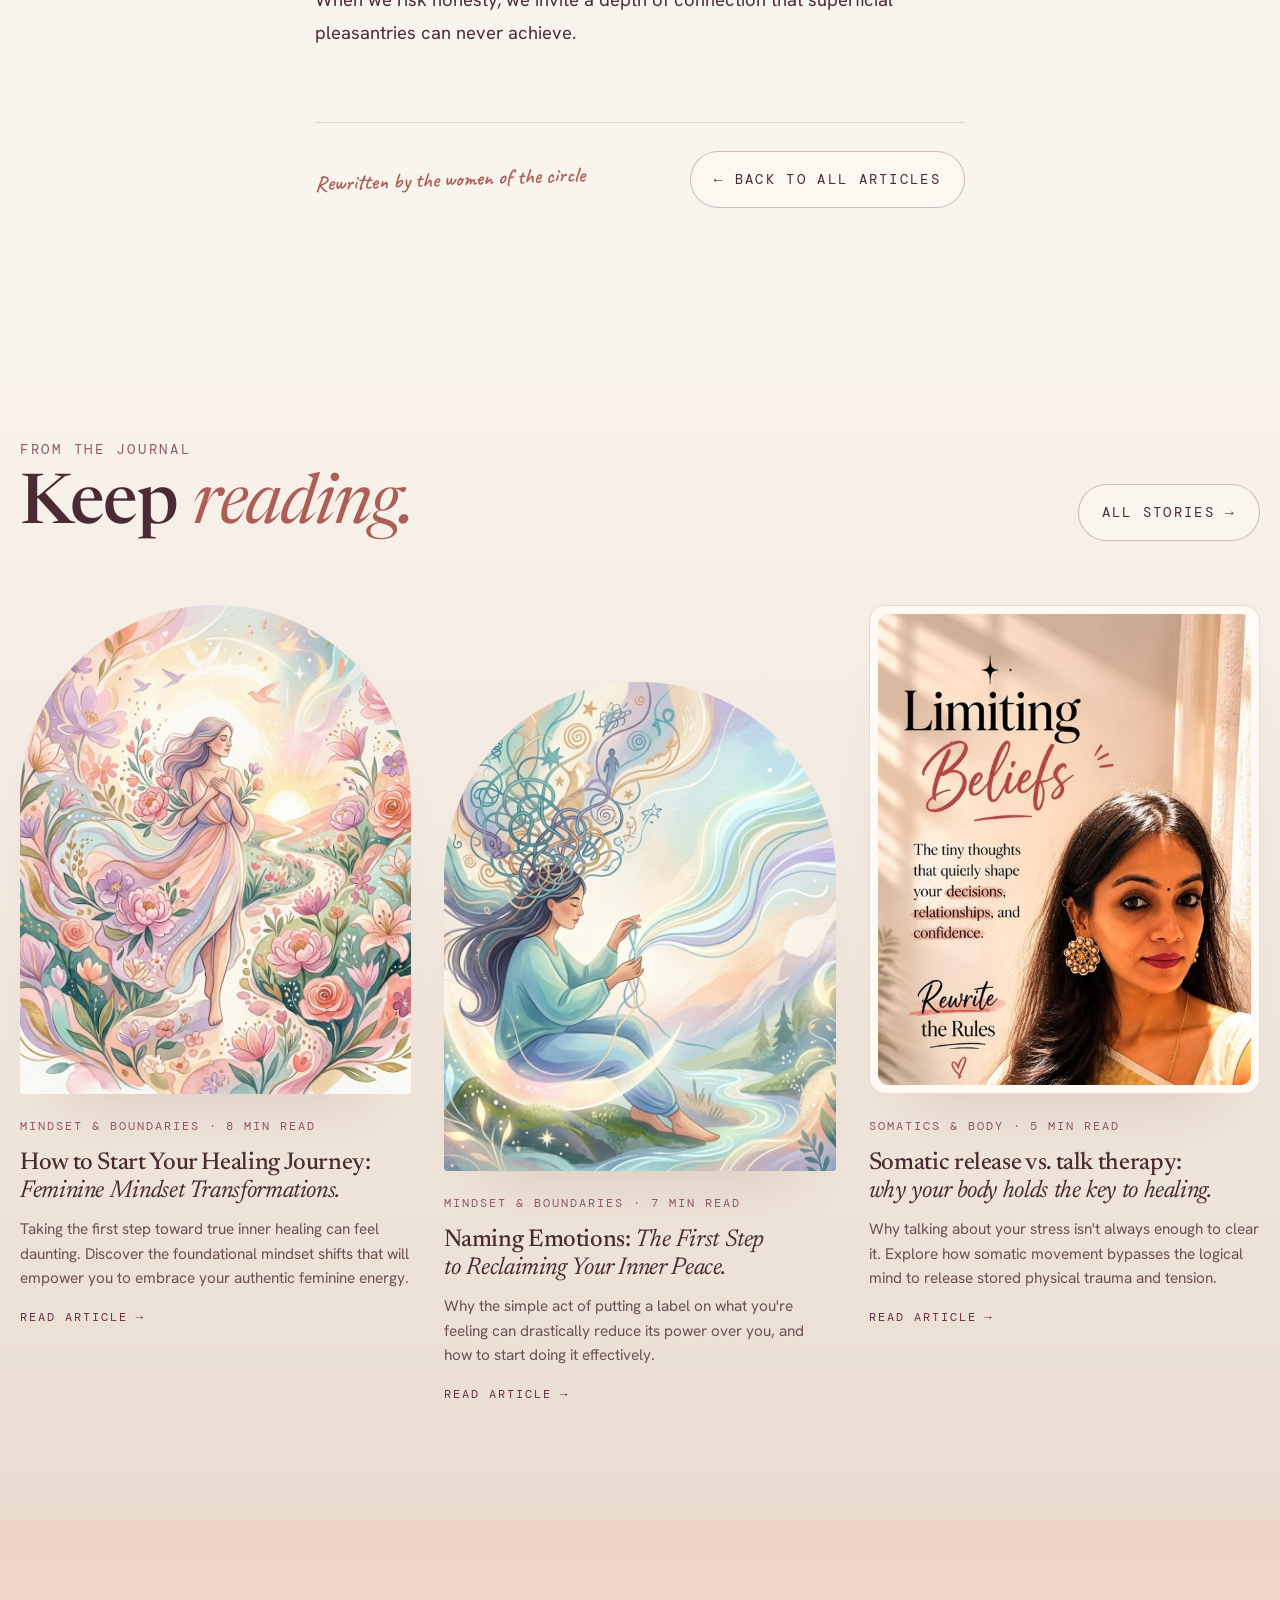
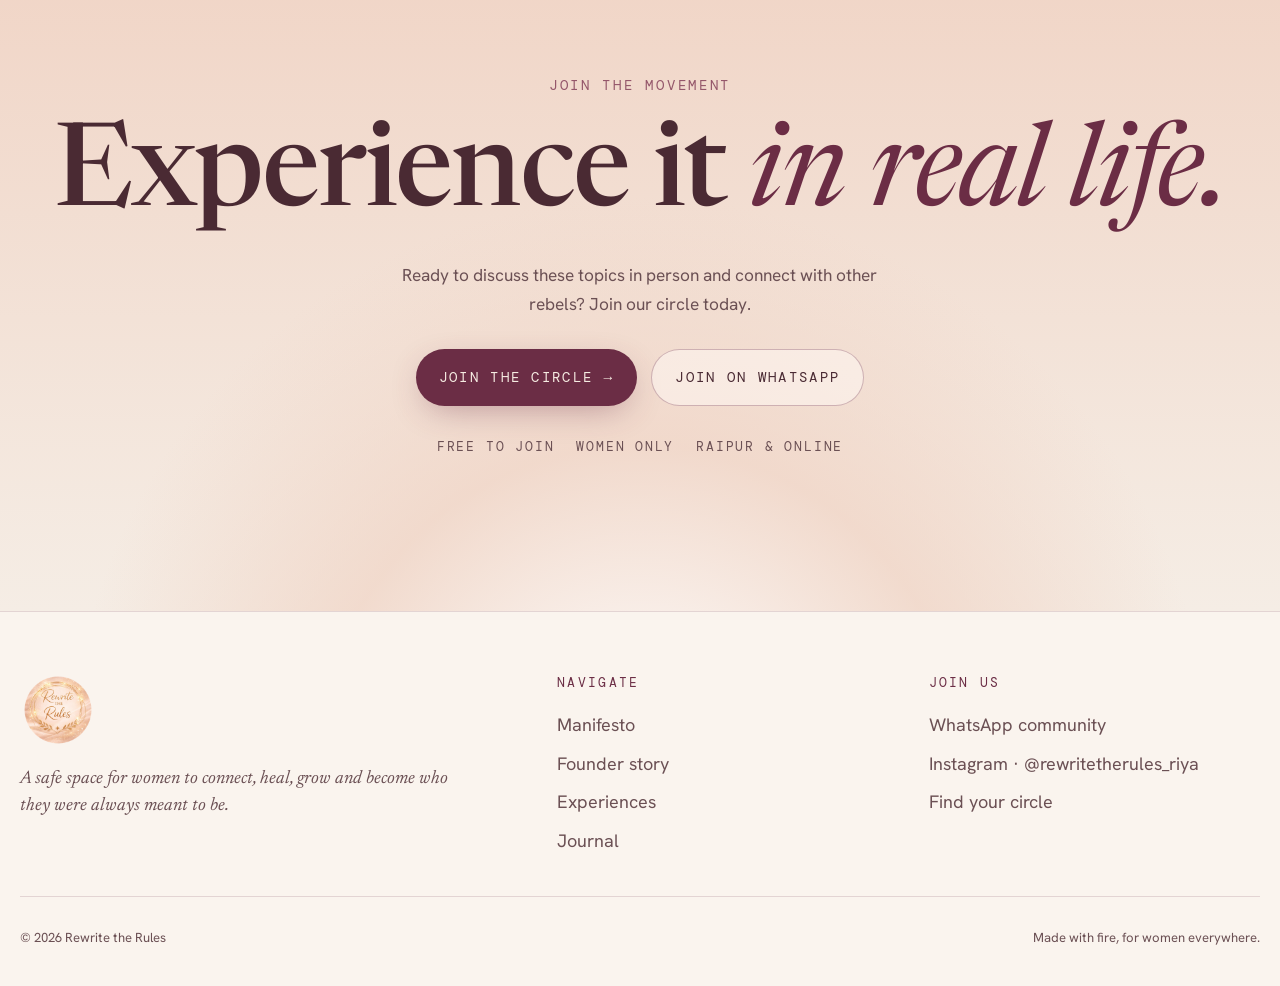
<file: blog-authentic-friendship.html>
<!doctype html>
<html lang="en">
<head>
<meta charset="utf-8">
<meta name="viewport" content="width=device-width, initial-scale=1, viewport-fit=cover">
<title>The anatomy of an authentic friendship — Rewrite the Rules</title>
<link rel="icon" type="image/png" href="assets/favicon.png">
<link rel="manifest" href="manifest.webmanifest">
<meta name="theme-color" content="#f5ede5">
<meta name="apple-mobile-web-app-capable" content="yes">
<meta name="mobile-web-app-capable" content="yes">
<meta name="apple-mobile-web-app-status-bar-style" content="default">
<meta name="apple-mobile-web-app-title" content="Rewrite">
<link rel="apple-touch-icon" href="assets/apple-touch-icon.png">
<meta name="description" content="Moving past superficial connections. What it takes to cultivate relationships built on absolute honesty, mutual elevation, and unwavering support.">
<meta property="og:type" content="article">
<meta property="og:title" content="The anatomy of an authentic friendship.">
<meta property="og:description" content="Moving past superficial connections. What it takes to cultivate relationships built on absolute honesty, mutual elevation, and unwavering support.">
<meta property="og:image" content="https://www.rewritetherules.in/assets/logo.png">
<link rel="preconnect" href="https://fonts.googleapis.com">
<link rel="preconnect" href="https://fonts.gstatic.com" crossorigin>
<link rel="stylesheet" href="https://fonts.googleapis.com/css2?family=Newsreader:ital,opsz,wght@0,6..72,300..700;1,6..72,300..700&family=Hanken+Grotesk:wght@400;500;600&family=DM+Mono:wght@400;500&family=Caveat:wght@400..700&display=swap">
<link rel="stylesheet" href="assets/site.css">
<link rel="stylesheet" href="assets/journal.css">
</head>
<body>

<nav class="nav band" aria-label="Main">
  <div class="wrap">
    <a class="brand" href="index.html"><img src="assets/logo-sm.png" alt="Rewrite the Rules"><span>Rewrite the Rules</span></a>
    <ul>
      <li><a href="manifesto.html">Manifesto</a></li>
      <li><a href="founder.html">Founder</a></li>
      <li><a href="experiences.html">Experiences</a></li>
      <li><a href="blog.html" aria-current="page">Journal</a></li>
    </ul>
    <a class="btn btn-gold" href="join.html">Join us</a>
  </div>
</nav>

<main>
<!--article:start-->
<article class="post-article">
  <header class="post-head band">
    <div class="aurora" aria-hidden="true"><i></i><i></i><i></i><i></i></div>
    <div class="wrap">
      <a class="back" href="blog.html"><span aria-hidden="true">←</span> The Journal</a>
      <div class="eyebrow post-meta"><a href="blog.html#sisterhood">Sisterhood &amp; Growth</a><span>8 Min Read</span></div>
      <h1>The anatomy of <em>an authentic friendship.</em></h1>
      <figure class="post-hero h-tile"><div class="frame olive" aria-hidden="true"><svg class="sun" viewBox="0 0 32 32" fill="none" stroke="currentColor" stroke-width="1.1" aria-hidden="true"><circle cx="16" cy="16" r="5"/><path d="M16 4v4M16 24v4M4 16h4M24 16h4M7.5 7.5l2.8 2.8M21.7 21.7l2.8 2.8M7.5 24.5l2.8-2.8M21.7 10.3l2.8-2.8"/></svg><span class="hand">Sisterhood &amp; Growth</span></div></figure>
    </div>
  </header>

  <div class="post band">
    <div class="prose">
<p class="lead">Moving past superficial connections. What it takes to cultivate relationships built on absolute honesty, mutual elevation, and unwavering support.</p>
<p class="dropcap">An authentic friendship doesn't require you to hide the messy parts of your life. It is built on a foundation of mutual trust, where both parties feel safe enough to take off their masks.</p>
<p>Cultivating this requires intentional vulnerability. It means having the courage to say 'I'm struggling right now' or 'That comment actually hurt my feelings'. When we risk honesty, we invite a depth of connection that superficial pleasantries can never achieve.</p>
    </div>
    <div class="post-end">
      <span class="hand">Rewritten by the women of the circle</span>
      <a class="btn btn-ghost" href="blog.html"><span aria-hidden="true">←</span> Back to all articles</a>
    </div>
  </div>
</article>
<!--article:end-->

<section class="more band" aria-labelledby="more-h">
  <div class="wrap">
    <header class="j-sec-head">
      <div><div class="eyebrow">From the journal</div><h2 id="more-h">Keep <em>reading.</em></h2></div>
      <a class="btn btn-ghost" href="blog.html">All stories <span class="arr">→</span></a>
    </header>
    <ul class="grid">
      <li class="card" data-category="mindset"><a href="blog-healing-journey.html"><span class="card-media m-arch"><img src="assets/healing-journey-sm.jpg" alt="Abstract serene illustration of a woman embarking on a healing journey" loading="lazy" decoding="async"></span><span class="card-body"><span class="meta"><span>Mindset &amp; Boundaries</span><span>8 Min Read</span></span><h3 class="card-title">How to Start Your Healing Journey: <em>Feminine Mindset Transformations.</em></h3><span class="card-ex">Taking the first step toward true inner healing can feel daunting. Discover the foundational mindset shifts that will empower you to embrace your authentic feminine energy.</span><span class="go">Read article <span aria-hidden="true">→</span></span></span></a></li>
      <li class="card lift" data-category="mindset"><a href="blog-naming-emotions.html"><span class="card-media m-arch"><img src="assets/naming-emotions-sm.jpg" alt="Abstract illustration of naming emotions" loading="lazy" decoding="async"></span><span class="card-body"><span class="meta"><span>Mindset &amp; Boundaries</span><span>7 Min Read</span></span><h3 class="card-title">Naming Emotions: <em>The First Step to Reclaiming Your Inner Peace.</em></h3><span class="card-ex">Why the simple act of putting a label on what you're feeling can drastically reduce its power over you, and how to start doing it effectively.</span><span class="go">Read article <span aria-hidden="true">→</span></span></span></a></li>
      <li class="card" data-category="somatics"><a href="blog-somatic-release.html"><span class="card-media m-poster"><img src="assets/quote-beliefs-sm.jpg" alt="Quote poster on limiting beliefs: the tiny thoughts that quietly shape your decisions, relationships and confidence" loading="lazy" decoding="async"></span><span class="card-body"><span class="meta"><span>Somatics &amp; Body</span><span>5 Min Read</span></span><h3 class="card-title">Somatic release vs. talk therapy: <em>why your body holds the key to healing.</em></h3><span class="card-ex">Why talking about your stress isn't always enough to clear it. Explore how somatic movement bypasses the logical mind to release stored physical trauma and tension.</span><span class="go">Read article <span aria-hidden="true">→</span></span></span></a></li>
    </ul>
  </div>
</section>

<section class="final band" id="join">
  <div class="wrap">
    <div class="eyebrow">Join the Movement</div>
    <h2>Experience it <em>in real life.</em></h2>
    <p>Ready to discuss these topics in person and connect with other rebels? Join our circle today.</p>
    <div class="hero-ctas j-ctas">
      <a class="btn btn-gold" href="join.html">Join the Circle <span class="arr">→</span></a>
      <a class="btn btn-ghost" href="https://chat.whatsapp.com/JGxNVN498TELuokR7WVNBc">Join on WhatsApp</a>
    </div>
    <div class="trust"><span>Free to join</span><span>Women only</span><span>Raipur &amp; online</span></div>
  </div>
</section>
</main>

<footer class="band">
  <div class="wrap">
    <div class="f-brand">
      <img src="assets/logo-sm.png" alt="Rewrite the Rules logo">
      <p>A safe space for women to connect, heal, grow and become who they were always meant to be.</p>
    </div>
    <div>
      <h4>Navigate</h4>
      <ul>
        <li><a href="manifesto.html">Manifesto</a></li>
        <li><a href="founder.html">Founder story</a></li>
        <li><a href="experiences.html">Experiences</a></li>
        <li><a href="blog.html">Journal</a></li>
      </ul>
    </div>
    <div>
      <h4>Join us</h4>
      <ul>
        <li><a href="https://chat.whatsapp.com/JGxNVN498TELuokR7WVNBc">WhatsApp community</a></li>
        <li><a href="https://www.instagram.com/rewritetherules_riya">Instagram · @rewritetherules_riya</a></li>
        <li><a href="join.html">Find your circle</a></li>
      </ul>
    </div>
    <div class="f-bottom"><span>© 2026 Rewrite the Rules</span><span>Made with fire, for women everywhere.</span></div>
  </div>
</footer>

<div class="sound" id="sound">
  <button type="button" id="sound-btn" aria-pressed="false" aria-label="Play soft music"><span class="bars" aria-hidden="true"><span></span><span></span><span></span><span></span></span></button>
  <span class="hint" id="sound-hint">Tap anywhere for soft music ♪</span>
</div>

<script src="assets/music.js"></script>
<script src="assets/nav.js"></script>

</body>
</html>
</file>
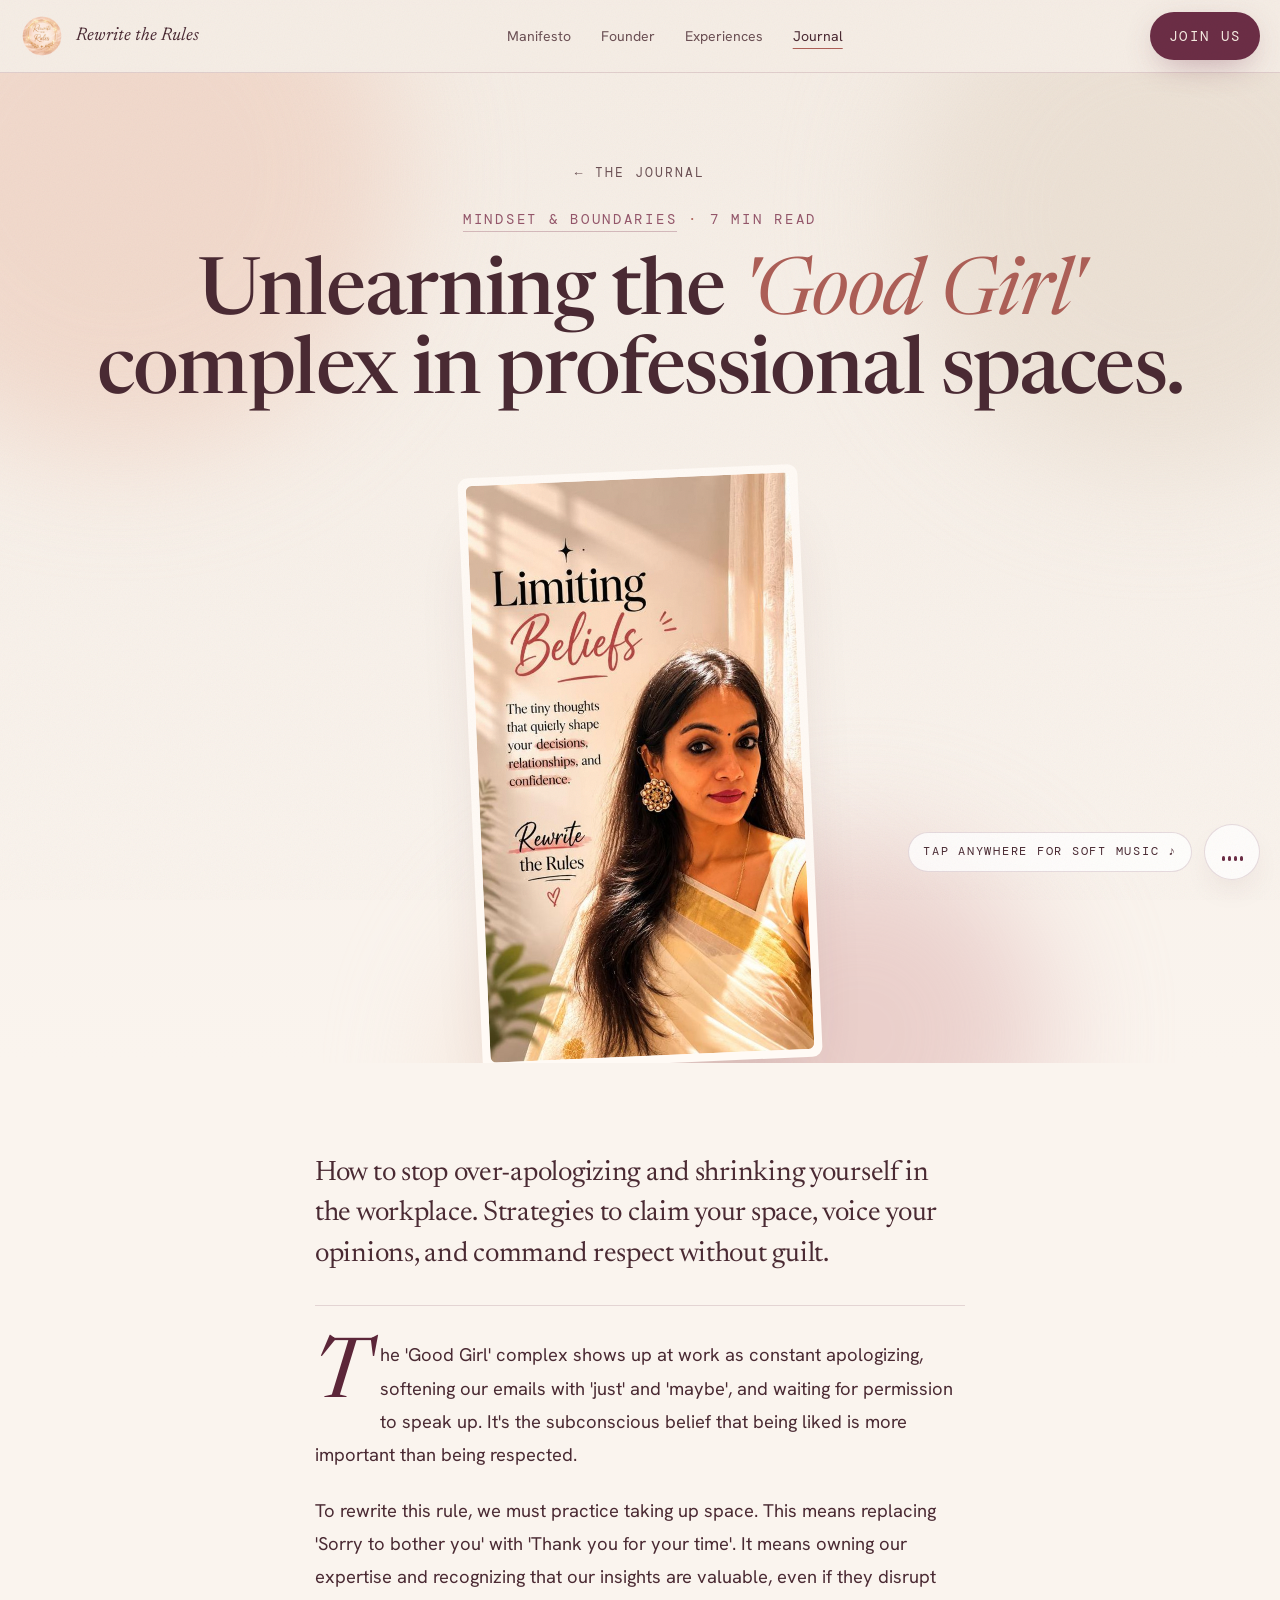
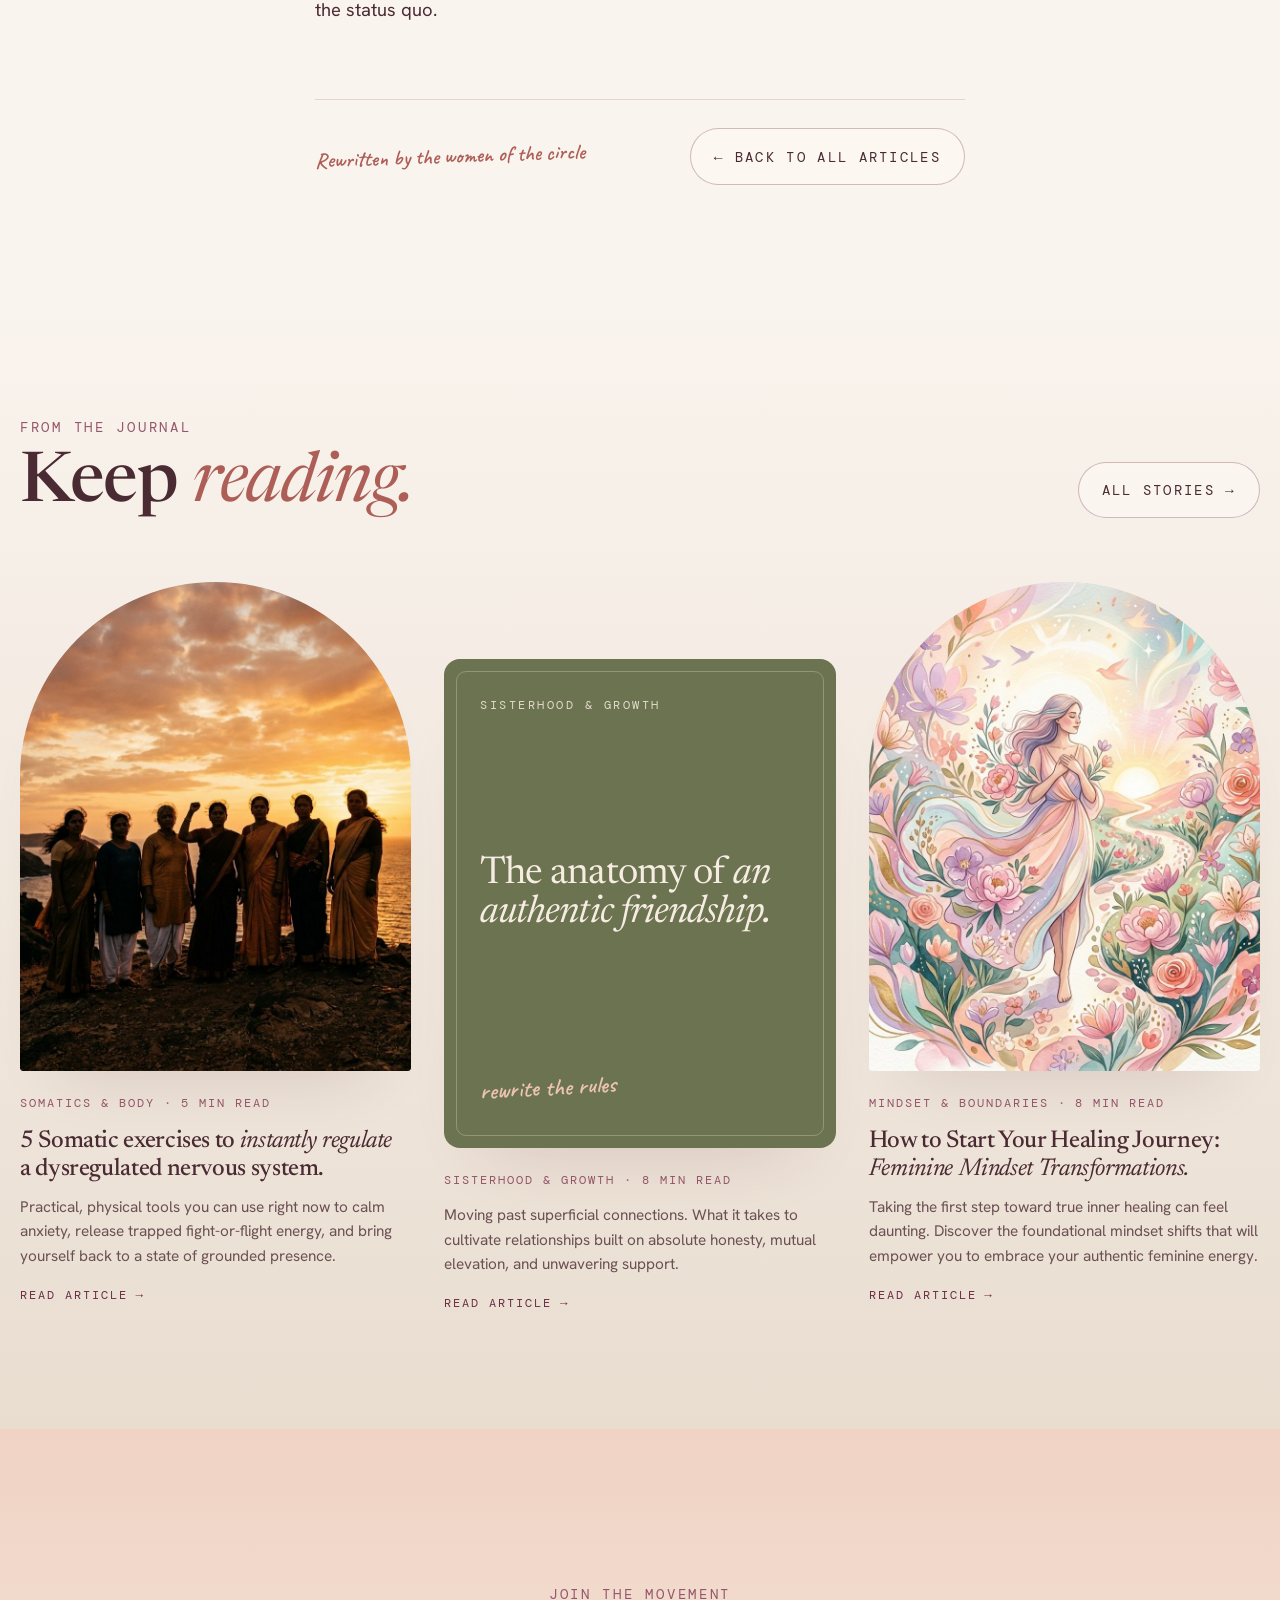
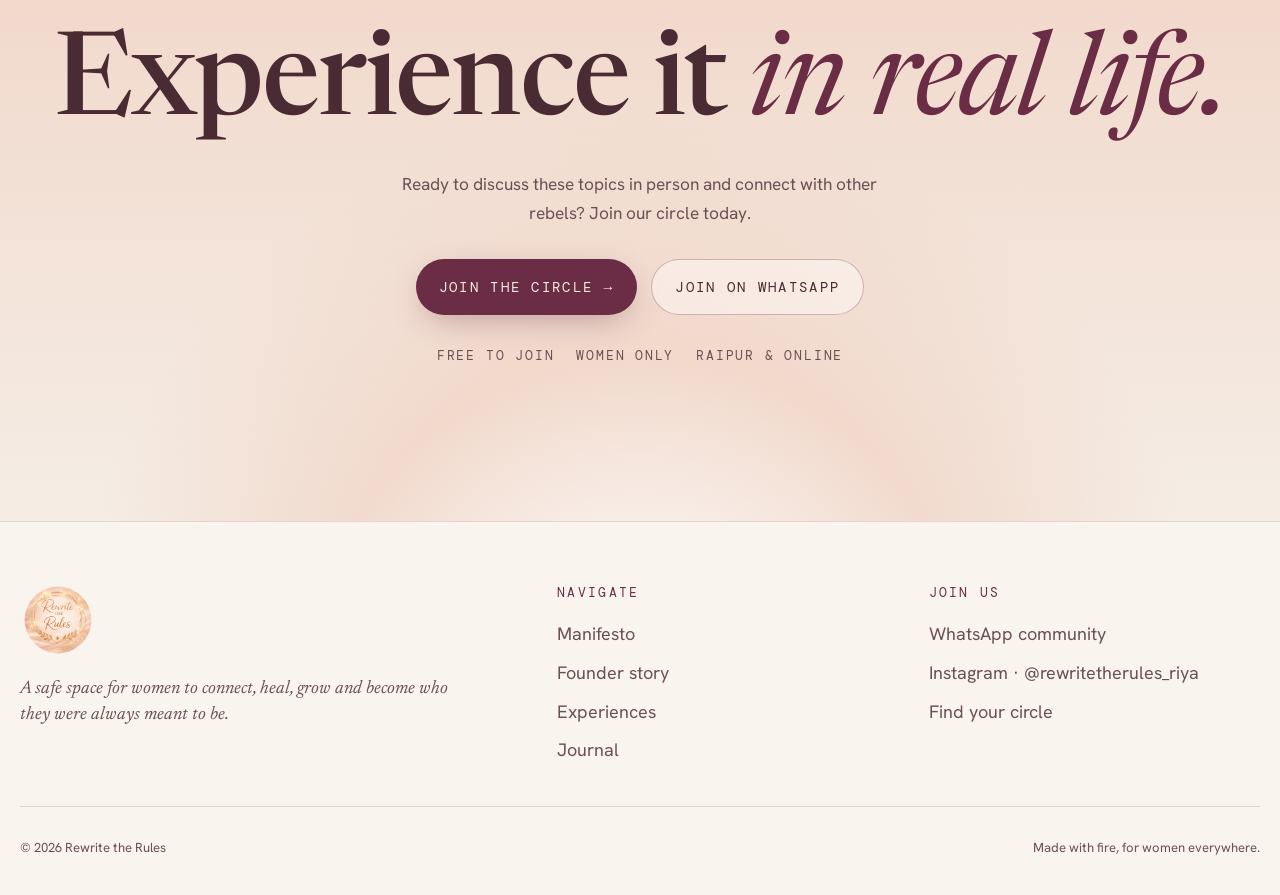
<file: blog-good-girl.html>
<!doctype html>
<html lang="en">
<head>
<meta charset="utf-8">
<meta name="viewport" content="width=device-width, initial-scale=1, viewport-fit=cover">
<title>Unlearning the &#x27;Good Girl&#x27; complex in professional spaces — Rewrite the Rules</title>
<link rel="icon" type="image/png" href="assets/favicon.png">
<link rel="manifest" href="manifest.webmanifest">
<meta name="theme-color" content="#f5ede5">
<meta name="apple-mobile-web-app-capable" content="yes">
<meta name="mobile-web-app-capable" content="yes">
<meta name="apple-mobile-web-app-status-bar-style" content="default">
<meta name="apple-mobile-web-app-title" content="Rewrite">
<link rel="apple-touch-icon" href="assets/apple-touch-icon.png">
<meta name="description" content="How to stop over-apologizing and shrinking yourself in the workplace. Strategies to claim your space, voice your opinions, and command respect without guilt.">
<meta property="og:type" content="article">
<meta property="og:title" content="Unlearning the &#x27;Good Girl&#x27; complex in professional spaces.">
<meta property="og:description" content="How to stop over-apologizing and shrinking yourself in the workplace. Strategies to claim your space, voice your opinions, and command respect without guilt.">
<meta property="og:image" content="https://www.rewritetherules.in/assets/quote-beliefs-sm.jpg">
<link rel="preconnect" href="https://fonts.googleapis.com">
<link rel="preconnect" href="https://fonts.gstatic.com" crossorigin>
<link rel="stylesheet" href="https://fonts.googleapis.com/css2?family=Newsreader:ital,opsz,wght@0,6..72,300..700;1,6..72,300..700&family=Hanken+Grotesk:wght@400;500;600&family=DM+Mono:wght@400;500&family=Caveat:wght@400..700&display=swap">
<link rel="stylesheet" href="assets/site.css">
<link rel="stylesheet" href="assets/journal.css">
</head>
<body>

<nav class="nav band" aria-label="Main">
  <div class="wrap">
    <a class="brand" href="index.html"><img src="assets/logo-sm.png" alt="Rewrite the Rules"><span>Rewrite the Rules</span></a>
    <ul>
      <li><a href="manifesto.html">Manifesto</a></li>
      <li><a href="founder.html">Founder</a></li>
      <li><a href="experiences.html">Experiences</a></li>
      <li><a href="blog.html" aria-current="page">Journal</a></li>
    </ul>
    <a class="btn btn-gold" href="join.html">Join us</a>
  </div>
</nav>

<main>
<!--article:start-->
<article class="post-article">
  <header class="post-head band">
    <div class="aurora" aria-hidden="true"><i></i><i></i><i></i><i></i></div>
    <div class="wrap">
      <a class="back" href="blog.html"><span aria-hidden="true">←</span> The Journal</a>
      <div class="eyebrow post-meta"><a href="blog.html#mindset">Mindset &amp; Boundaries</a><span>7 Min Read</span></div>
      <h1>Unlearning the <em>'Good Girl'</em> complex in professional spaces.</h1>
      <figure class="post-hero h-poster"><div class="frame"><img src="assets/quote-beliefs-sm.jpg" alt="Quote poster on limiting beliefs: the tiny thoughts that quietly shape your decisions, relationships and confidence" decoding="async"></div></figure>
    </div>
  </header>

  <div class="post band">
    <div class="prose">
<p class="lead">How to stop over-apologizing and shrinking yourself in the workplace. Strategies to claim your space, voice your opinions, and command respect without guilt.</p>
<p class="dropcap">The 'Good Girl' complex shows up at work as constant apologizing, softening our emails with 'just' and 'maybe', and waiting for permission to speak up. It's the subconscious belief that being liked is more important than being respected.</p>
<p>To rewrite this rule, we must practice taking up space. This means replacing 'Sorry to bother you' with 'Thank you for your time'. It means owning our expertise and recognizing that our insights are valuable, even if they disrupt the status quo.</p>
    </div>
    <div class="post-end">
      <span class="hand">Rewritten by the women of the circle</span>
      <a class="btn btn-ghost" href="blog.html"><span aria-hidden="true">←</span> Back to all articles</a>
    </div>
  </div>
</article>
<!--article:end-->

<section class="more band" aria-labelledby="more-h">
  <div class="wrap">
    <header class="j-sec-head">
      <div><div class="eyebrow">From the journal</div><h2 id="more-h">Keep <em>reading.</em></h2></div>
      <a class="btn btn-ghost" href="blog.html">All stories <span class="arr">→</span></a>
    </header>
    <ul class="grid">
      <li class="card" data-category="somatics"><a href="blog-5-somatic.html"><span class="card-media m-arch"><img src="assets/hero-bg-sm.jpg" alt="Women standing together on a clifftop at sunset, one with a raised fist" loading="lazy" decoding="async"></span><span class="card-body"><span class="meta"><span>Somatics &amp; Body</span><span>5 Min Read</span></span><h3 class="card-title">5 Somatic exercises to <em>instantly regulate</em> a dysregulated nervous system.</h3><span class="card-ex">Practical, physical tools you can use right now to calm anxiety, release trapped fight-or-flight energy, and bring yourself back to a state of grounded presence.</span><span class="go">Read article <span aria-hidden="true">→</span></span></span></a></li>
      <li class="card lift" data-category="sisterhood"><a href="blog-authentic-friendship.html"><span class="card-media m-tile olive"><span class="tile-k">Sisterhood &amp; Growth</span><h3 class="tile-title">The anatomy of <em>an authentic friendship.</em></h3><span class="tile-sig">rewrite the rules</span></span><span class="card-body"><span class="meta"><span>Sisterhood &amp; Growth</span><span>8 Min Read</span></span><span class="card-ex">Moving past superficial connections. What it takes to cultivate relationships built on absolute honesty, mutual elevation, and unwavering support.</span><span class="go">Read article <span aria-hidden="true">→</span></span></span></a></li>
      <li class="card" data-category="mindset"><a href="blog-healing-journey.html"><span class="card-media m-arch"><img src="assets/healing-journey-sm.jpg" alt="Abstract serene illustration of a woman embarking on a healing journey" loading="lazy" decoding="async"></span><span class="card-body"><span class="meta"><span>Mindset &amp; Boundaries</span><span>8 Min Read</span></span><h3 class="card-title">How to Start Your Healing Journey: <em>Feminine Mindset Transformations.</em></h3><span class="card-ex">Taking the first step toward true inner healing can feel daunting. Discover the foundational mindset shifts that will empower you to embrace your authentic feminine energy.</span><span class="go">Read article <span aria-hidden="true">→</span></span></span></a></li>
    </ul>
  </div>
</section>

<section class="final band" id="join">
  <div class="wrap">
    <div class="eyebrow">Join the Movement</div>
    <h2>Experience it <em>in real life.</em></h2>
    <p>Ready to discuss these topics in person and connect with other rebels? Join our circle today.</p>
    <div class="hero-ctas j-ctas">
      <a class="btn btn-gold" href="join.html">Join the Circle <span class="arr">→</span></a>
      <a class="btn btn-ghost" href="https://chat.whatsapp.com/JGxNVN498TELuokR7WVNBc">Join on WhatsApp</a>
    </div>
    <div class="trust"><span>Free to join</span><span>Women only</span><span>Raipur &amp; online</span></div>
  </div>
</section>
</main>

<footer class="band">
  <div class="wrap">
    <div class="f-brand">
      <img src="assets/logo-sm.png" alt="Rewrite the Rules logo">
      <p>A safe space for women to connect, heal, grow and become who they were always meant to be.</p>
    </div>
    <div>
      <h4>Navigate</h4>
      <ul>
        <li><a href="manifesto.html">Manifesto</a></li>
        <li><a href="founder.html">Founder story</a></li>
        <li><a href="experiences.html">Experiences</a></li>
        <li><a href="blog.html">Journal</a></li>
      </ul>
    </div>
    <div>
      <h4>Join us</h4>
      <ul>
        <li><a href="https://chat.whatsapp.com/JGxNVN498TELuokR7WVNBc">WhatsApp community</a></li>
        <li><a href="https://www.instagram.com/rewritetherules_riya">Instagram · @rewritetherules_riya</a></li>
        <li><a href="join.html">Find your circle</a></li>
      </ul>
    </div>
    <div class="f-bottom"><span>© 2026 Rewrite the Rules</span><span>Made with fire, for women everywhere.</span></div>
  </div>
</footer>

<div class="sound" id="sound">
  <button type="button" id="sound-btn" aria-pressed="false" aria-label="Play soft music"><span class="bars" aria-hidden="true"><span></span><span></span><span></span><span></span></span></button>
  <span class="hint" id="sound-hint">Tap anywhere for soft music ♪</span>
</div>

<script src="assets/music.js"></script>
<script src="assets/nav.js"></script>

</body>
</html>
</file>
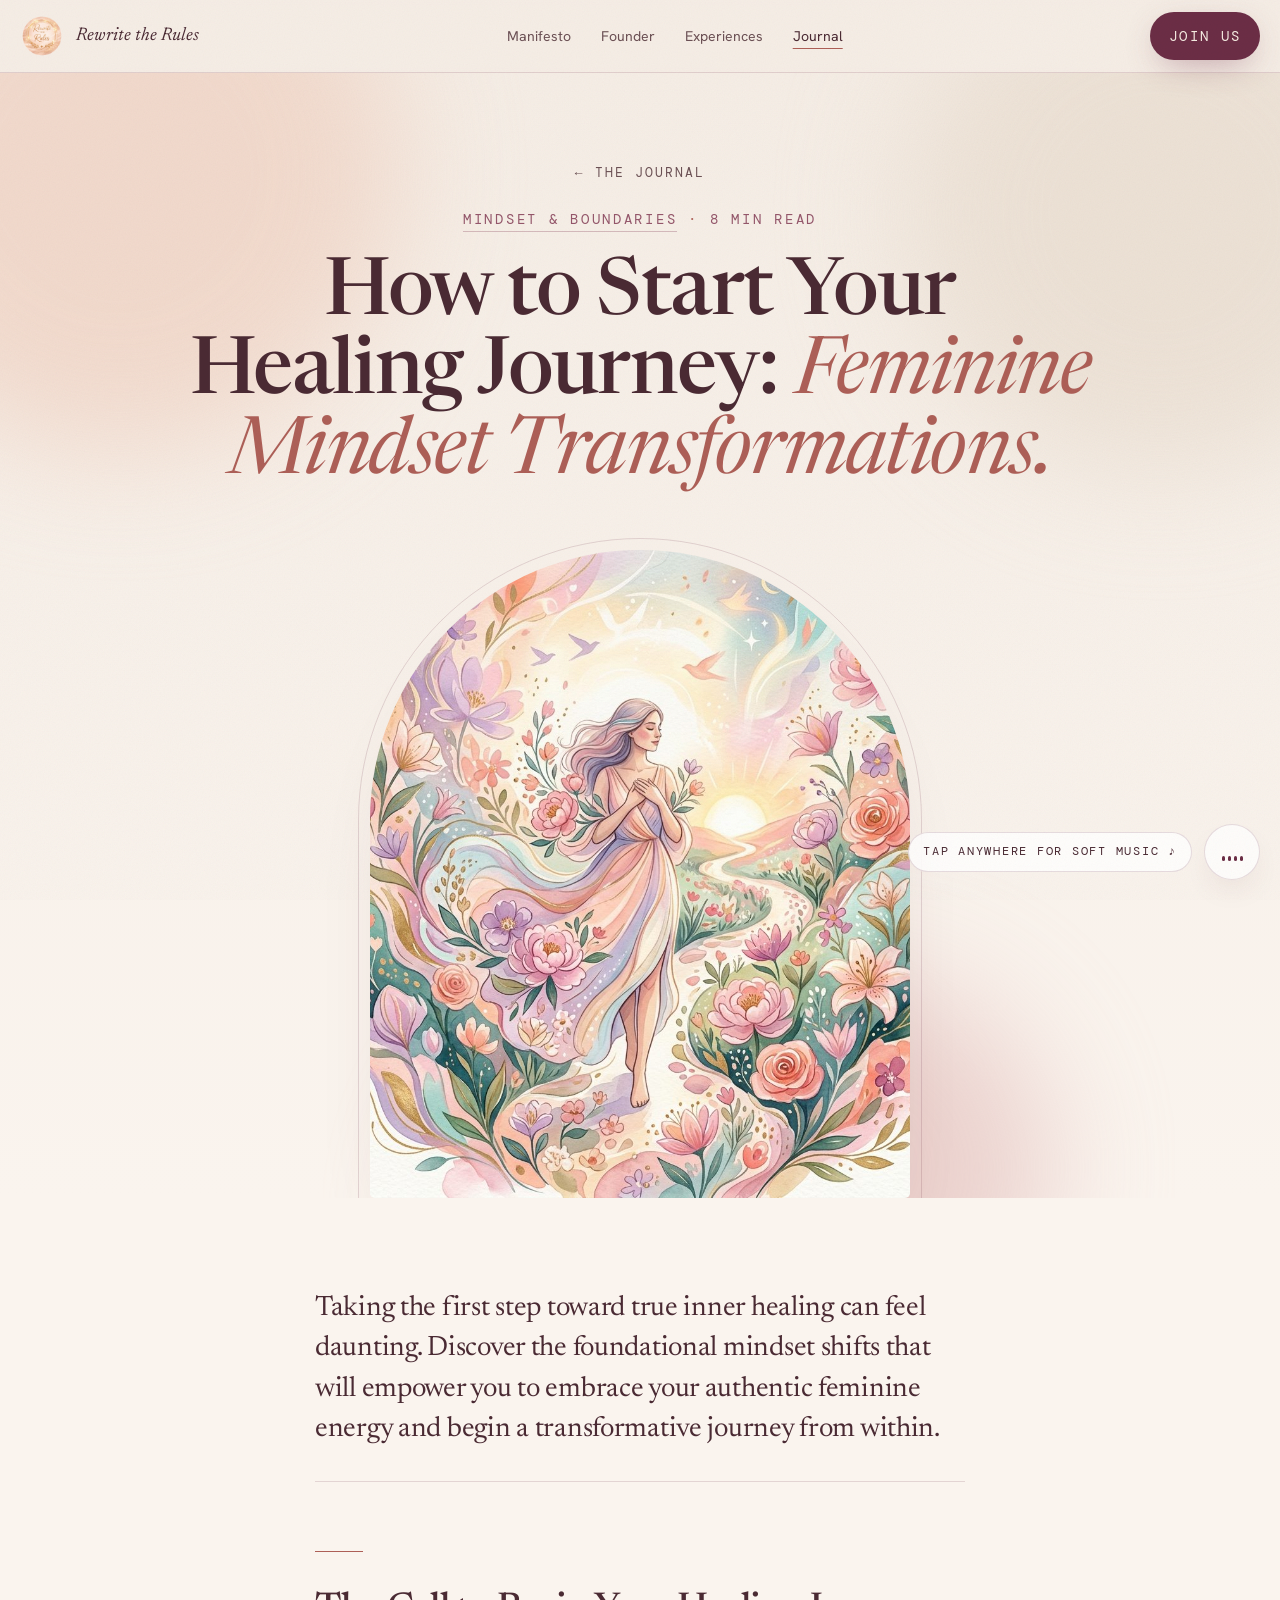
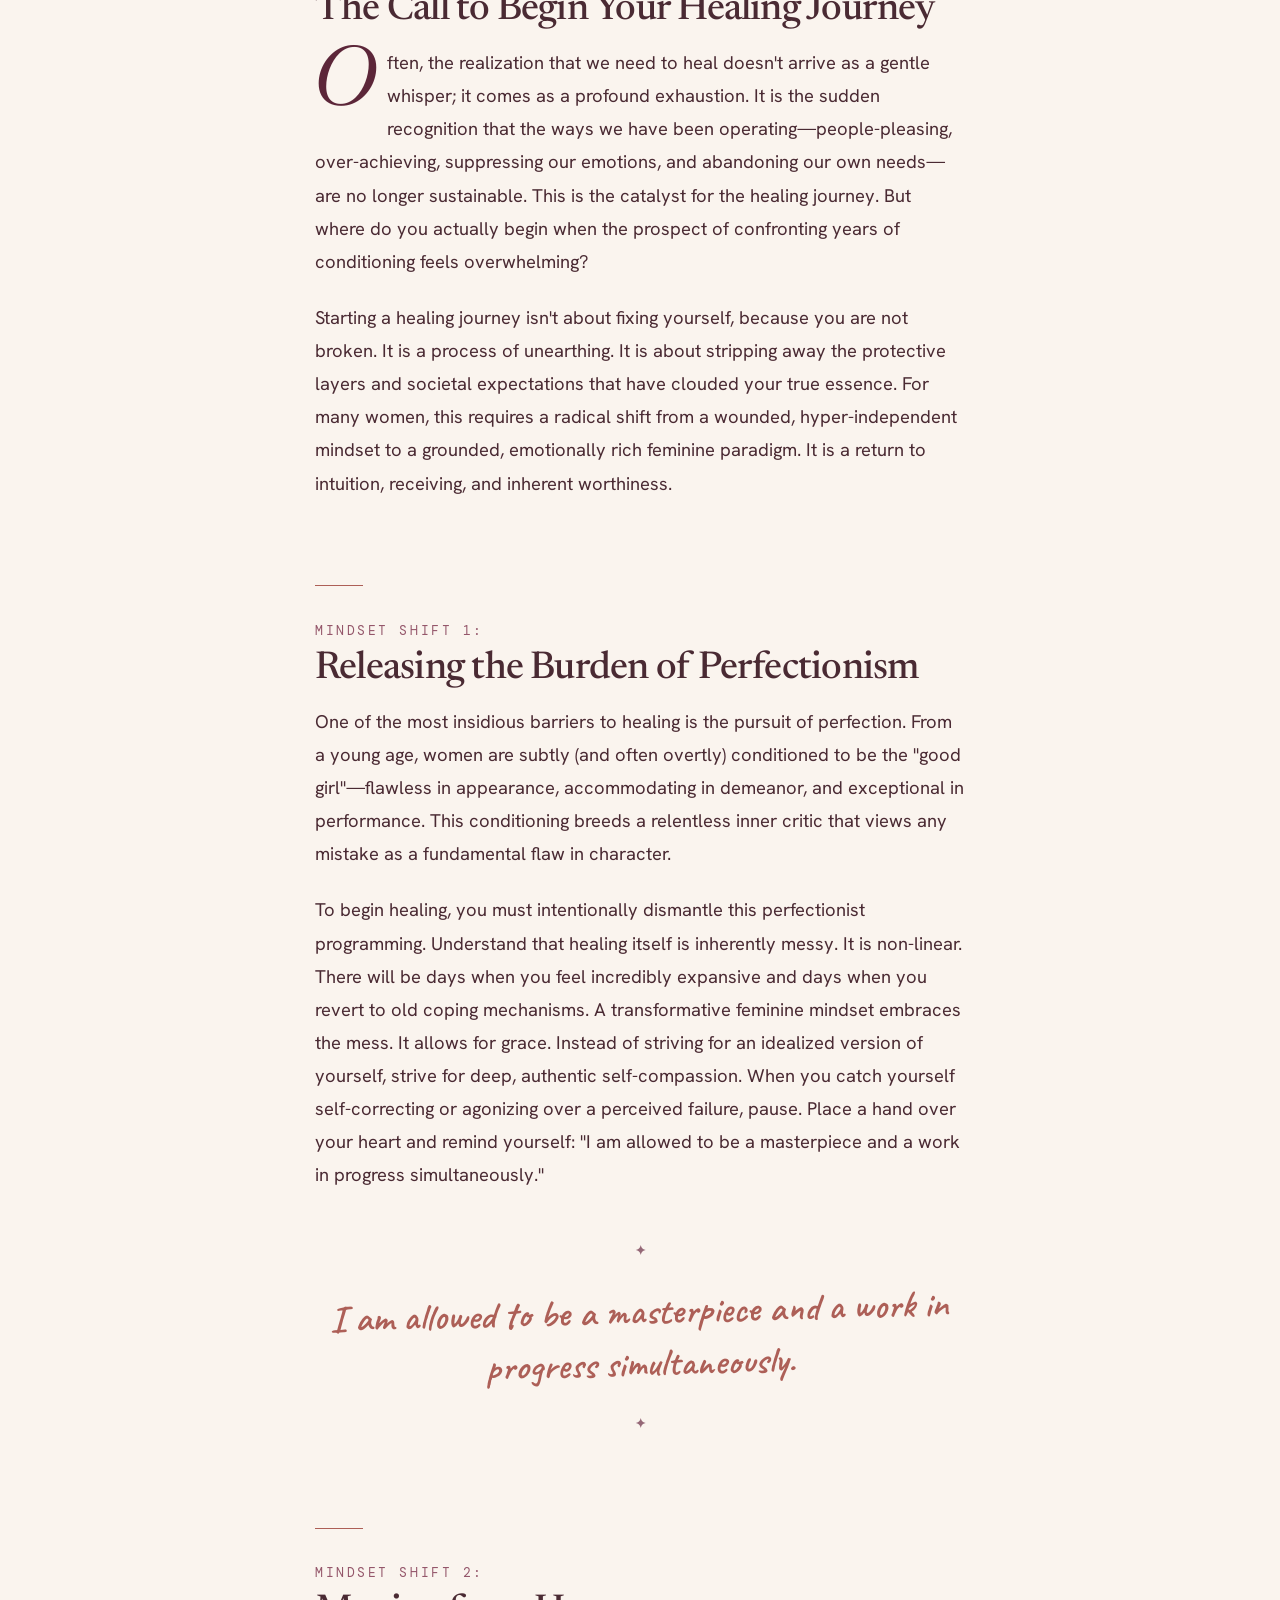
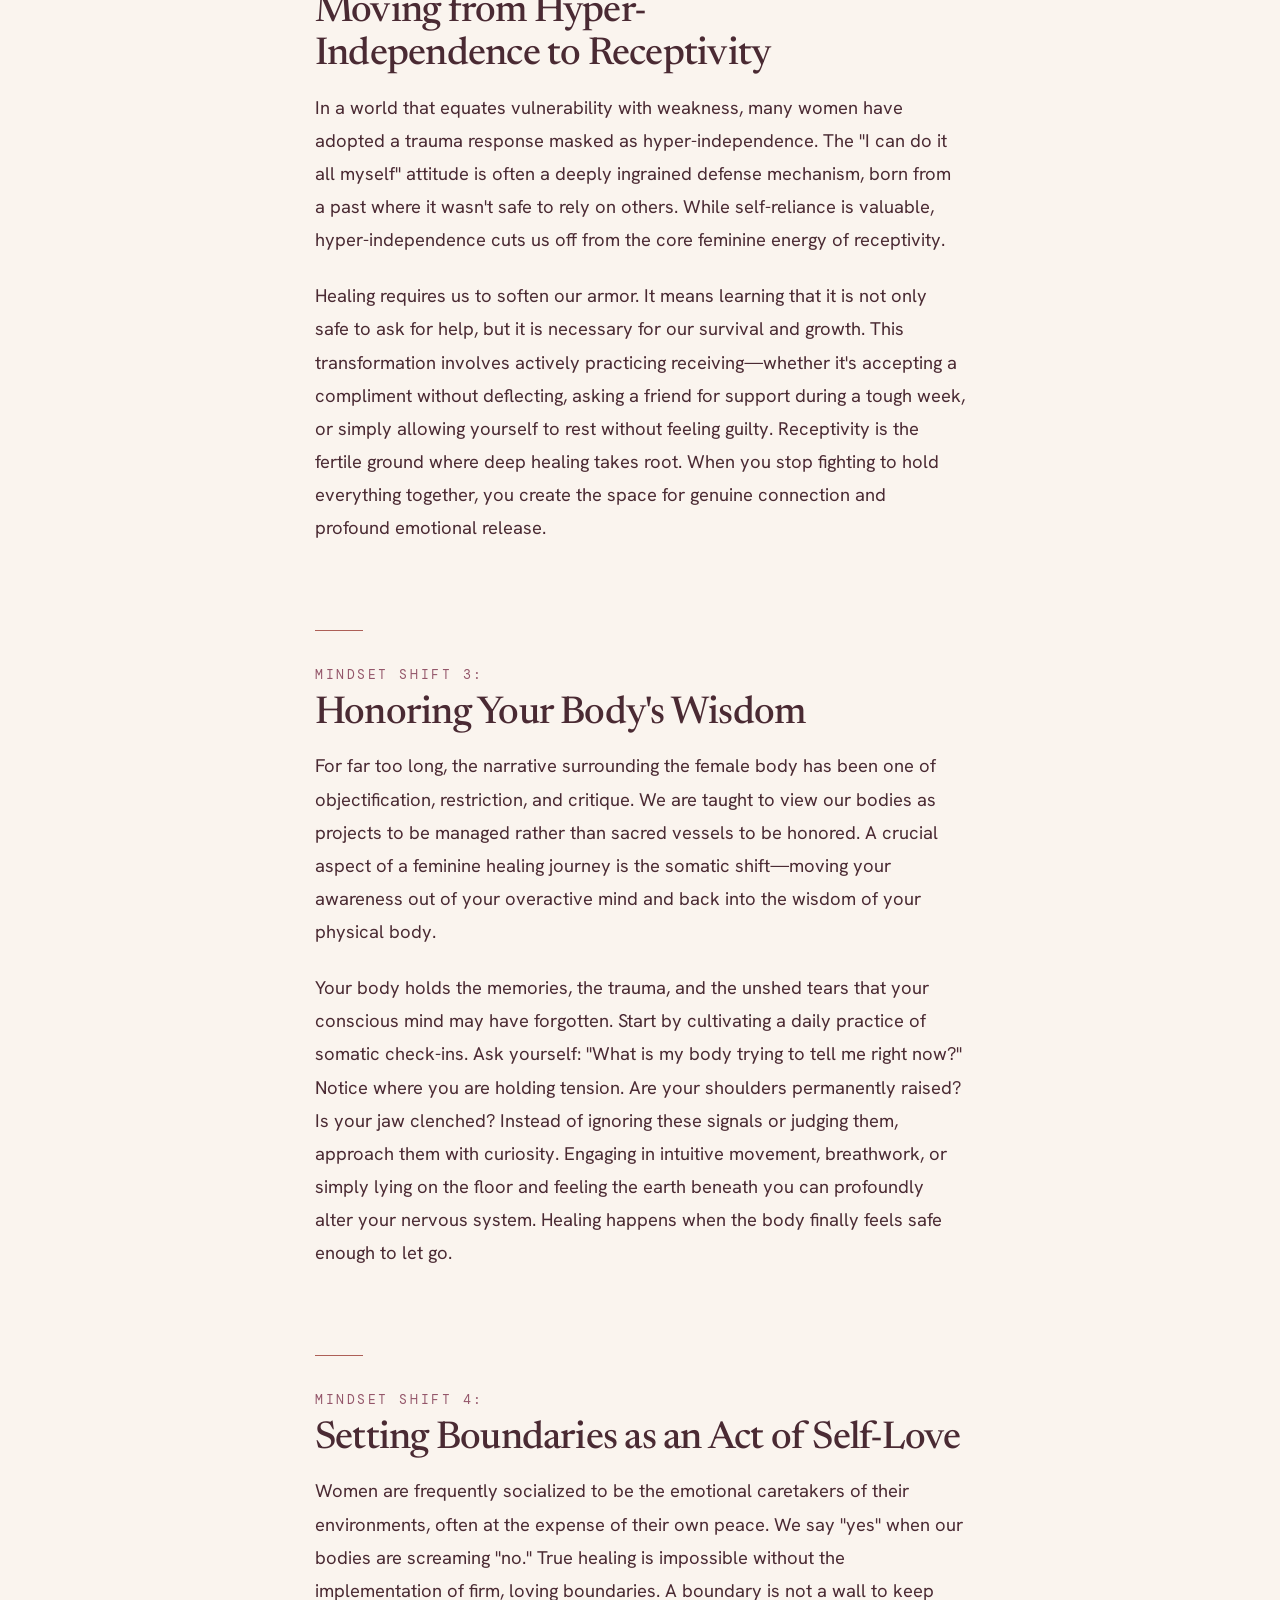
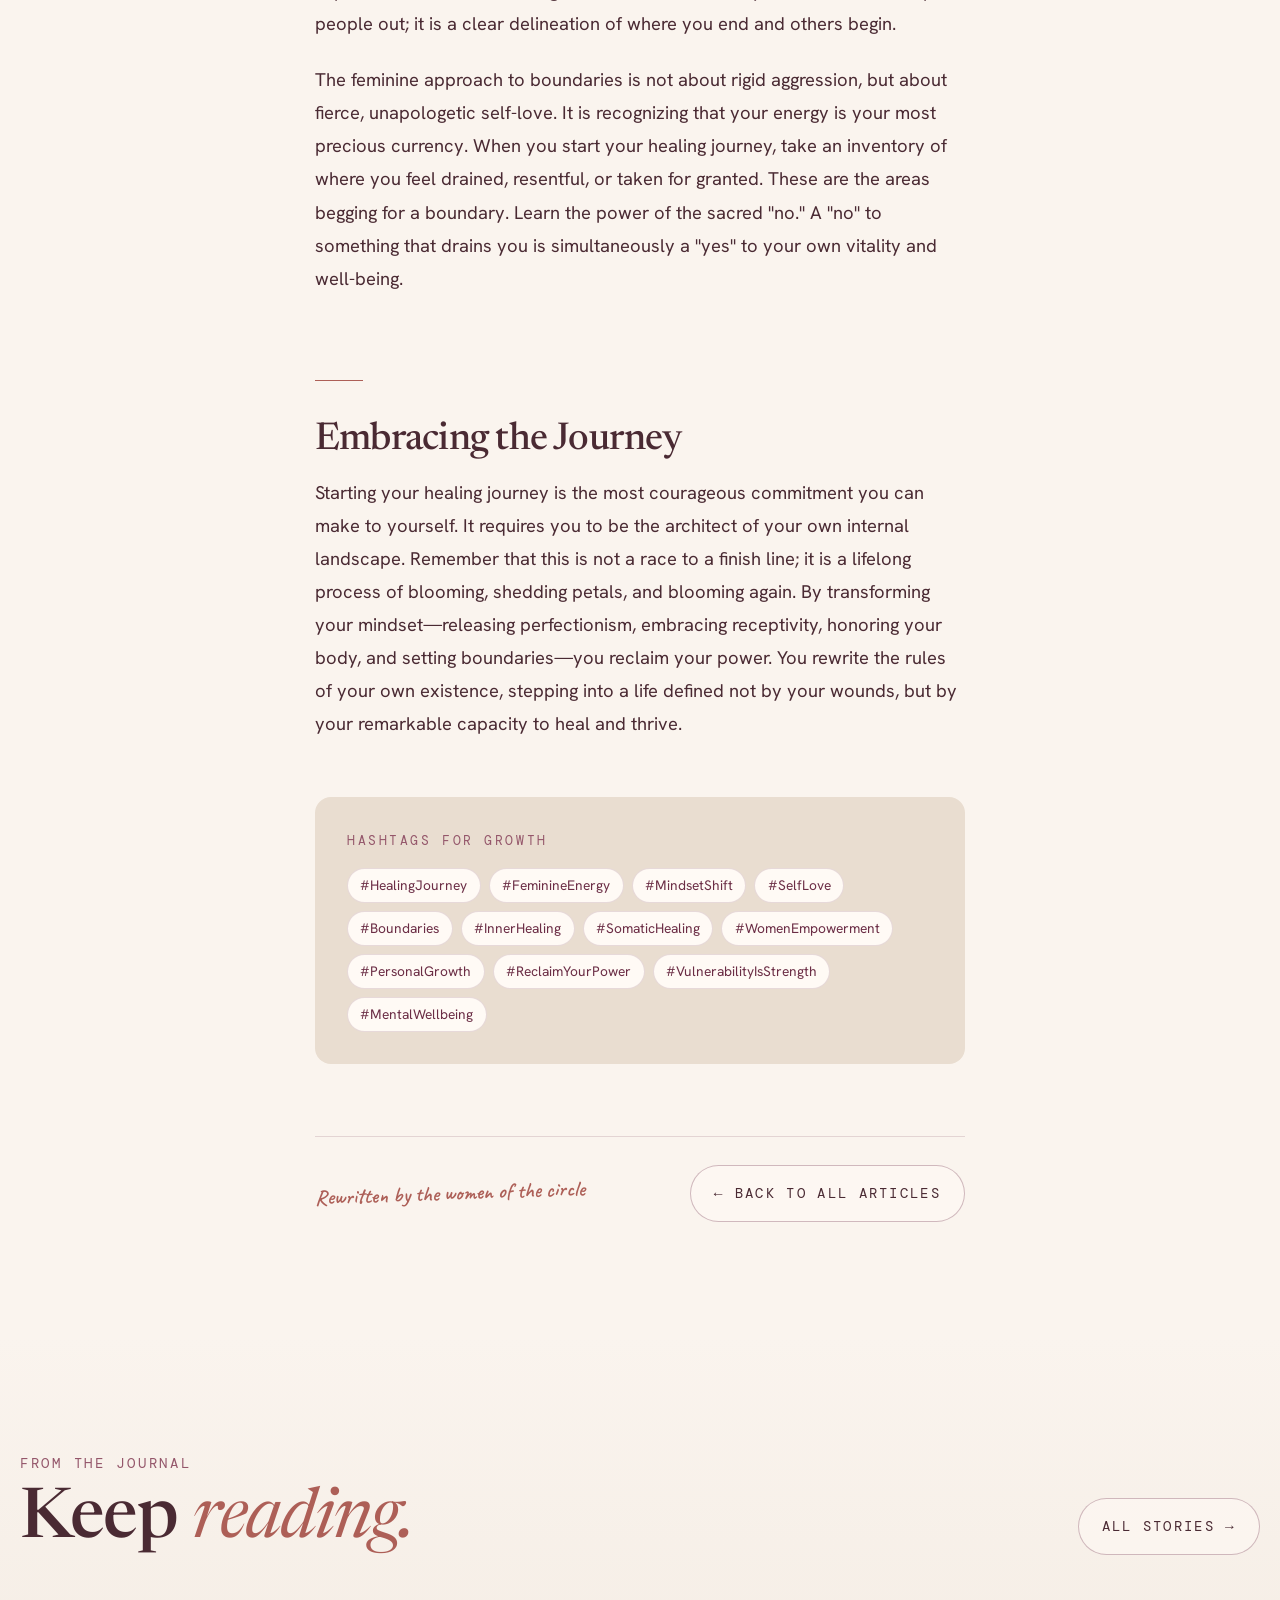
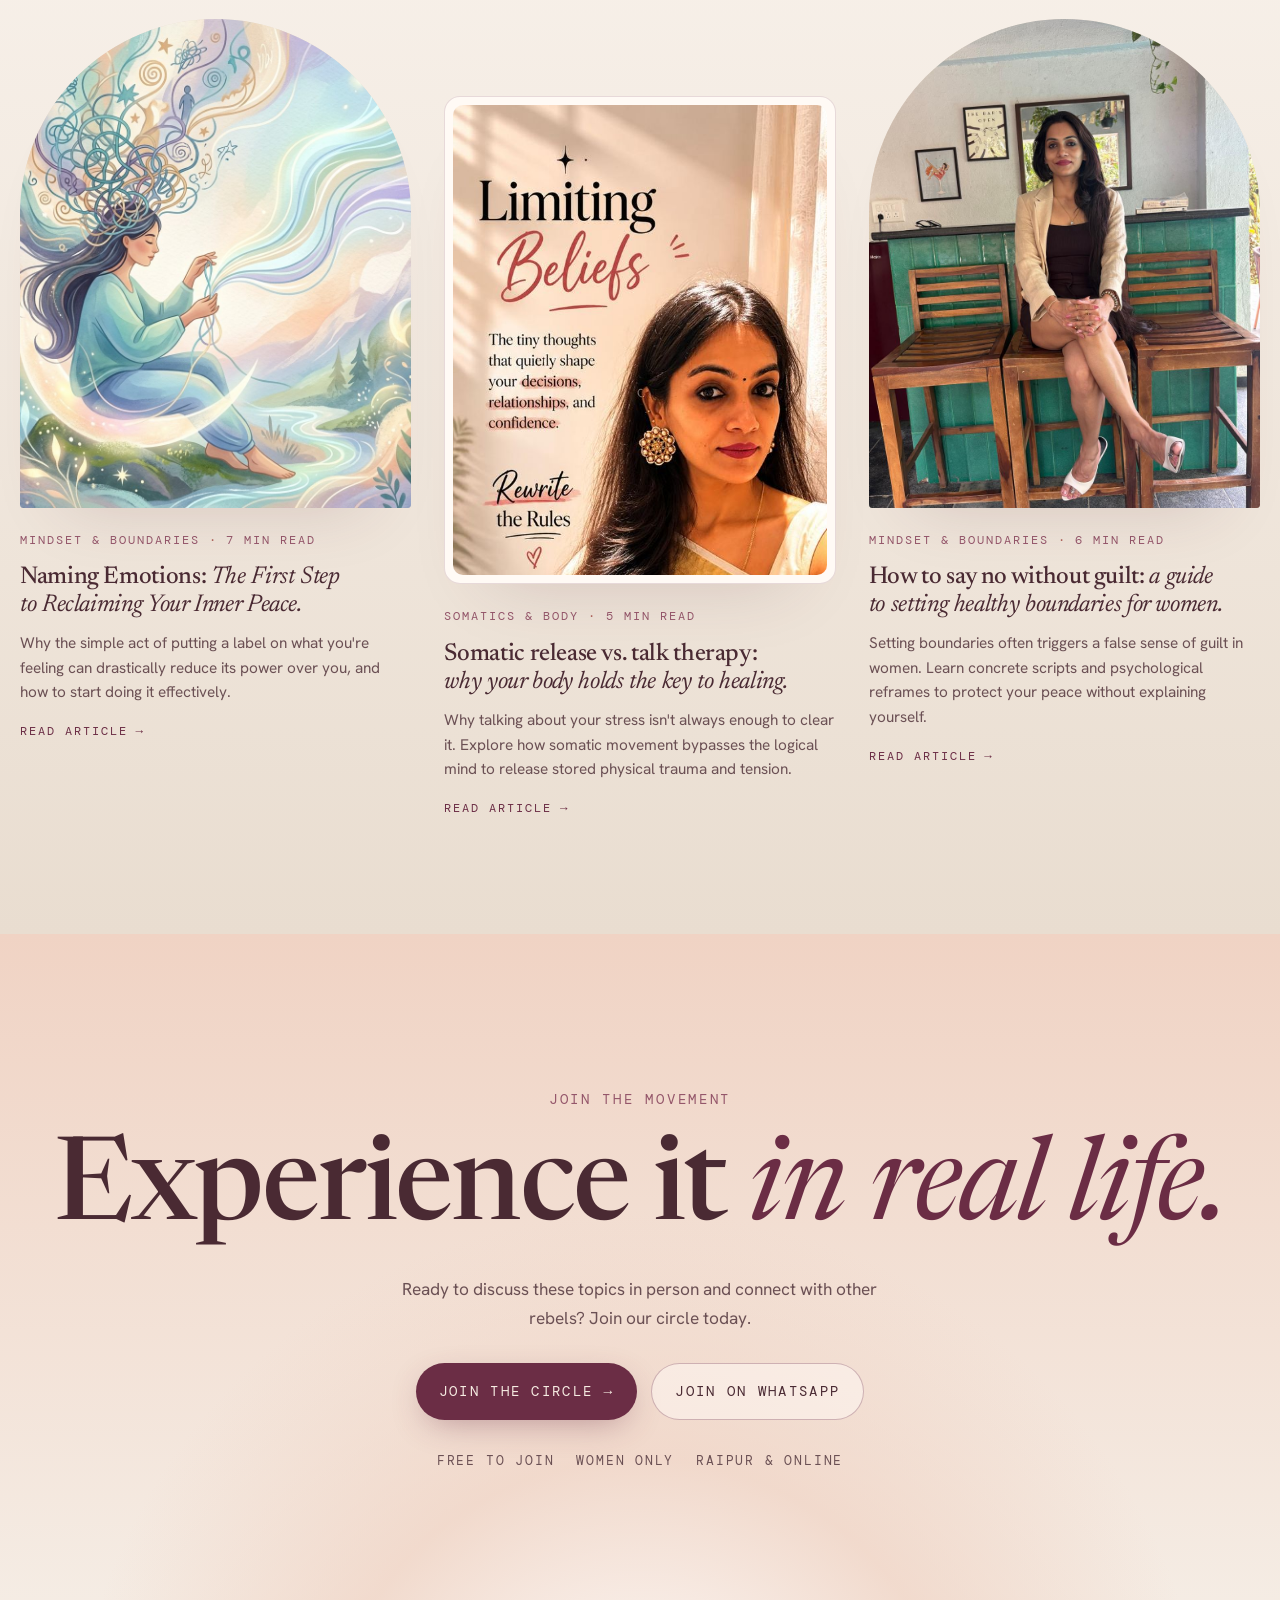
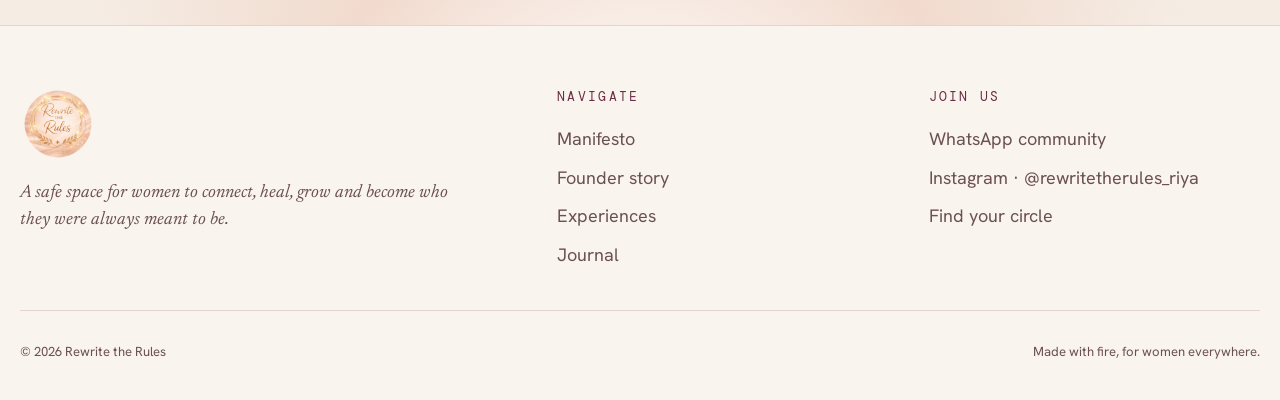
<file: blog-healing-journey.html>
<!doctype html>
<html lang="en">
<head>
<meta charset="utf-8">
<meta name="viewport" content="width=device-width, initial-scale=1, viewport-fit=cover">
<title>How to Start Your Healing Journey: Feminine Mindset Transformations — Rewrite the Rules</title>
<link rel="icon" type="image/png" href="assets/favicon.png">
<link rel="manifest" href="manifest.webmanifest">
<meta name="theme-color" content="#f5ede5">
<meta name="apple-mobile-web-app-capable" content="yes">
<meta name="mobile-web-app-capable" content="yes">
<meta name="apple-mobile-web-app-status-bar-style" content="default">
<meta name="apple-mobile-web-app-title" content="Rewrite">
<link rel="apple-touch-icon" href="assets/apple-touch-icon.png">
<meta name="description" content="Embark on your healing journey with these transformative feminine mindset shifts. Learn how to let go of perfectionism, embrace vulnerability, and heal from within.">
<meta property="og:type" content="article">
<meta property="og:title" content="How to Start Your Healing Journey: Feminine Mindset Transformations.">
<meta property="og:description" content="Embark on your healing journey with these transformative feminine mindset shifts. Learn how to let go of perfectionism, embrace vulnerability, and heal from within.">
<meta property="og:image" content="https://www.rewritetherules.in/assets/healing-journey-sm.jpg">
<link rel="preconnect" href="https://fonts.googleapis.com">
<link rel="preconnect" href="https://fonts.gstatic.com" crossorigin>
<link rel="stylesheet" href="https://fonts.googleapis.com/css2?family=Newsreader:ital,opsz,wght@0,6..72,300..700;1,6..72,300..700&family=Hanken+Grotesk:wght@400;500;600&family=DM+Mono:wght@400;500&family=Caveat:wght@400..700&display=swap">
<link rel="stylesheet" href="assets/site.css">
<link rel="stylesheet" href="assets/journal.css">
</head>
<body>

<nav class="nav band" aria-label="Main">
  <div class="wrap">
    <a class="brand" href="index.html"><img src="assets/logo-sm.png" alt="Rewrite the Rules"><span>Rewrite the Rules</span></a>
    <ul>
      <li><a href="manifesto.html">Manifesto</a></li>
      <li><a href="founder.html">Founder</a></li>
      <li><a href="experiences.html">Experiences</a></li>
      <li><a href="blog.html" aria-current="page">Journal</a></li>
    </ul>
    <a class="btn btn-gold" href="join.html">Join us</a>
  </div>
</nav>

<main>
<!--article:start-->
<article class="post-article">
  <header class="post-head band">
    <div class="aurora" aria-hidden="true"><i></i><i></i><i></i><i></i></div>
    <div class="wrap">
      <a class="back" href="blog.html"><span aria-hidden="true">←</span> The Journal</a>
      <div class="eyebrow post-meta"><a href="blog.html#mindset">Mindset &amp; Boundaries</a><span>8 Min Read</span></div>
      <h1>How to Start Your Healing Journey: <em>Feminine Mindset Transformations.</em></h1>
      <figure class="post-hero h-arch"><div class="frame"><img src="assets/healing-journey-sm.jpg" alt="Abstract serene illustration of a woman embarking on a healing journey" decoding="async"></div></figure>
    </div>
  </header>

  <div class="post band">
    <div class="prose">
<p class="lead">Taking the first step toward true inner healing can feel daunting. Discover the foundational mindset shifts that will empower you to embrace your authentic feminine energy and begin a transformative journey from within.</p>
<h2>The Call to Begin Your Healing Journey</h2>
<p class="dropcap">Often, the realization that we need to heal doesn't arrive as a gentle whisper; it comes as a profound exhaustion. It is the sudden recognition that the ways we have been operating—people-pleasing, over-achieving, suppressing our emotions, and abandoning our own needs—are no longer sustainable. This is the catalyst for the healing journey. But where do you actually begin when the prospect of confronting years of conditioning feels overwhelming?</p>
<p>Starting a healing journey isn't about fixing yourself, because you are not broken. It is a process of unearthing. It is about stripping away the protective layers and societal expectations that have clouded your true essence. For many women, this requires a radical shift from a wounded, hyper-independent mindset to a grounded, emotionally rich feminine paradigm. It is a return to intuition, receiving, and inherent worthiness.</p>
<h2><span class="h-k">Mindset Shift 1:</span> Releasing the Burden of Perfectionism</h2>
<p>One of the most insidious barriers to healing is the pursuit of perfection. From a young age, women are subtly (and often overtly) conditioned to be the "good girl"—flawless in appearance, accommodating in demeanor, and exceptional in performance. This conditioning breeds a relentless inner critic that views any mistake as a fundamental flaw in character.</p>
<p>To begin healing, you must intentionally dismantle this perfectionist programming. Understand that healing itself is inherently messy. It is non-linear. There will be days when you feel incredibly expansive and days when you revert to old coping mechanisms. A transformative feminine mindset embraces the mess. It allows for grace. Instead of striving for an idealized version of yourself, strive for deep, authentic self-compassion. When you catch yourself self-correcting or agonizing over a perceived failure, pause. Place a hand over your heart and remind yourself: "I am allowed to be a masterpiece and a work in progress simultaneously."</p>
<figure class="pull hand" aria-hidden="true"><p>I am allowed to be a masterpiece and a work in progress simultaneously.</p></figure>
<h2><span class="h-k">Mindset Shift 2:</span> Moving from Hyper-Independence to Receptivity</h2>
<p>In a world that equates vulnerability with weakness, many women have adopted a trauma response masked as hyper-independence. The "I can do it all myself" attitude is often a deeply ingrained defense mechanism, born from a past where it wasn't safe to rely on others. While self-reliance is valuable, hyper-independence cuts us off from the core feminine energy of receptivity.</p>
<p>Healing requires us to soften our armor. It means learning that it is not only safe to ask for help, but it is necessary for our survival and growth. This transformation involves actively practicing receiving—whether it's accepting a compliment without deflecting, asking a friend for support during a tough week, or simply allowing yourself to rest without feeling guilty. Receptivity is the fertile ground where deep healing takes root. When you stop fighting to hold everything together, you create the space for genuine connection and profound emotional release.</p>
<h2><span class="h-k">Mindset Shift 3:</span> Honoring Your Body's Wisdom</h2>
<p>For far too long, the narrative surrounding the female body has been one of objectification, restriction, and critique. We are taught to view our bodies as projects to be managed rather than sacred vessels to be honored. A crucial aspect of a feminine healing journey is the somatic shift—moving your awareness out of your overactive mind and back into the wisdom of your physical body.</p>
<p>Your body holds the memories, the trauma, and the unshed tears that your conscious mind may have forgotten. Start by cultivating a daily practice of somatic check-ins. Ask yourself: "What is my body trying to tell me right now?" Notice where you are holding tension. Are your shoulders permanently raised? Is your jaw clenched? Instead of ignoring these signals or judging them, approach them with curiosity. Engaging in intuitive movement, breathwork, or simply lying on the floor and feeling the earth beneath you can profoundly alter your nervous system. Healing happens when the body finally feels safe enough to let go.</p>
<h2><span class="h-k">Mindset Shift 4:</span> Setting Boundaries as an Act of Self-Love</h2>
<p>Women are frequently socialized to be the emotional caretakers of their environments, often at the expense of their own peace. We say "yes" when our bodies are screaming "no." True healing is impossible without the implementation of firm, loving boundaries. A boundary is not a wall to keep people out; it is a clear delineation of where you end and others begin.</p>
<p>The feminine approach to boundaries is not about rigid aggression, but about fierce, unapologetic self-love. It is recognizing that your energy is your most precious currency. When you start your healing journey, take an inventory of where you feel drained, resentful, or taken for granted. These are the areas begging for a boundary. Learn the power of the sacred "no." A "no" to something that drains you is simultaneously a "yes" to your own vitality and well-being.</p>
<h2>Embracing the Journey</h2>
<p>Starting your healing journey is the most courageous commitment you can make to yourself. It requires you to be the architect of your own internal landscape. Remember that this is not a race to a finish line; it is a lifelong process of blooming, shedding petals, and blooming again. By transforming your mindset—releasing perfectionism, embracing receptivity, honoring your body, and setting boundaries—you reclaim your power. You rewrite the rules of your own existence, stepping into a life defined not by your wounds, but by your remarkable capacity to heal and thrive.</p>
<aside class="tags" aria-label="Hashtags">
<h3>Hashtags for Growth</h3>
<ul>
<li>#HealingJourney</li>
<li>#FeminineEnergy</li>
<li>#MindsetShift</li>
<li>#SelfLove</li>
<li>#Boundaries</li>
<li>#InnerHealing</li>
<li>#SomaticHealing</li>
<li>#WomenEmpowerment</li>
<li>#PersonalGrowth</li>
<li>#ReclaimYourPower</li>
<li>#VulnerabilityIsStrength</li>
<li>#MentalWellbeing</li>
</ul></aside>
    </div>
    <div class="post-end">
      <span class="hand">Rewritten by the women of the circle</span>
      <a class="btn btn-ghost" href="blog.html"><span aria-hidden="true">←</span> Back to all articles</a>
    </div>
  </div>
</article>
<!--article:end-->

<section class="more band" aria-labelledby="more-h">
  <div class="wrap">
    <header class="j-sec-head">
      <div><div class="eyebrow">From the journal</div><h2 id="more-h">Keep <em>reading.</em></h2></div>
      <a class="btn btn-ghost" href="blog.html">All stories <span class="arr">→</span></a>
    </header>
    <ul class="grid">
      <li class="card" data-category="mindset"><a href="blog-naming-emotions.html"><span class="card-media m-arch"><img src="assets/naming-emotions-sm.jpg" alt="Abstract illustration of naming emotions" loading="lazy" decoding="async"></span><span class="card-body"><span class="meta"><span>Mindset &amp; Boundaries</span><span>7 Min Read</span></span><h3 class="card-title">Naming Emotions: <em>The First Step to Reclaiming Your Inner Peace.</em></h3><span class="card-ex">Why the simple act of putting a label on what you're feeling can drastically reduce its power over you, and how to start doing it effectively.</span><span class="go">Read article <span aria-hidden="true">→</span></span></span></a></li>
      <li class="card lift" data-category="somatics"><a href="blog-somatic-release.html"><span class="card-media m-poster"><img src="assets/quote-beliefs-sm.jpg" alt="Quote poster on limiting beliefs: the tiny thoughts that quietly shape your decisions, relationships and confidence" loading="lazy" decoding="async"></span><span class="card-body"><span class="meta"><span>Somatics &amp; Body</span><span>5 Min Read</span></span><h3 class="card-title">Somatic release vs. talk therapy: <em>why your body holds the key to healing.</em></h3><span class="card-ex">Why talking about your stress isn't always enough to clear it. Explore how somatic movement bypasses the logical mind to release stored physical trauma and tension.</span><span class="go">Read article <span aria-hidden="true">→</span></span></span></a></li>
      <li class="card" data-category="mindset"><a href="blog-say-no.html"><span class="card-media m-arch"><img src="assets/riya-stool.jpg" alt="Riya Arora setting boundaries" loading="lazy" decoding="async"></span><span class="card-body"><span class="meta"><span>Mindset &amp; Boundaries</span><span>6 Min Read</span></span><h3 class="card-title">How to say no without guilt: <em>a guide to setting healthy boundaries for women.</em></h3><span class="card-ex">Setting boundaries often triggers a false sense of guilt in women. Learn concrete scripts and psychological reframes to protect your peace without explaining yourself.</span><span class="go">Read article <span aria-hidden="true">→</span></span></span></a></li>
    </ul>
  </div>
</section>

<section class="final band" id="join">
  <div class="wrap">
    <div class="eyebrow">Join the Movement</div>
    <h2>Experience it <em>in real life.</em></h2>
    <p>Ready to discuss these topics in person and connect with other rebels? Join our circle today.</p>
    <div class="hero-ctas j-ctas">
      <a class="btn btn-gold" href="join.html">Join the Circle <span class="arr">→</span></a>
      <a class="btn btn-ghost" href="https://chat.whatsapp.com/JGxNVN498TELuokR7WVNBc">Join on WhatsApp</a>
    </div>
    <div class="trust"><span>Free to join</span><span>Women only</span><span>Raipur &amp; online</span></div>
  </div>
</section>
</main>

<footer class="band">
  <div class="wrap">
    <div class="f-brand">
      <img src="assets/logo-sm.png" alt="Rewrite the Rules logo">
      <p>A safe space for women to connect, heal, grow and become who they were always meant to be.</p>
    </div>
    <div>
      <h4>Navigate</h4>
      <ul>
        <li><a href="manifesto.html">Manifesto</a></li>
        <li><a href="founder.html">Founder story</a></li>
        <li><a href="experiences.html">Experiences</a></li>
        <li><a href="blog.html">Journal</a></li>
      </ul>
    </div>
    <div>
      <h4>Join us</h4>
      <ul>
        <li><a href="https://chat.whatsapp.com/JGxNVN498TELuokR7WVNBc">WhatsApp community</a></li>
        <li><a href="https://www.instagram.com/rewritetherules_riya">Instagram · @rewritetherules_riya</a></li>
        <li><a href="join.html">Find your circle</a></li>
      </ul>
    </div>
    <div class="f-bottom"><span>© 2026 Rewrite the Rules</span><span>Made with fire, for women everywhere.</span></div>
  </div>
</footer>

<div class="sound" id="sound">
  <button type="button" id="sound-btn" aria-pressed="false" aria-label="Play soft music"><span class="bars" aria-hidden="true"><span></span><span></span><span></span><span></span></span></button>
  <span class="hint" id="sound-hint">Tap anywhere for soft music ♪</span>
</div>

<script src="assets/music.js"></script>
<script src="assets/nav.js"></script>

</body>
</html>
</file>
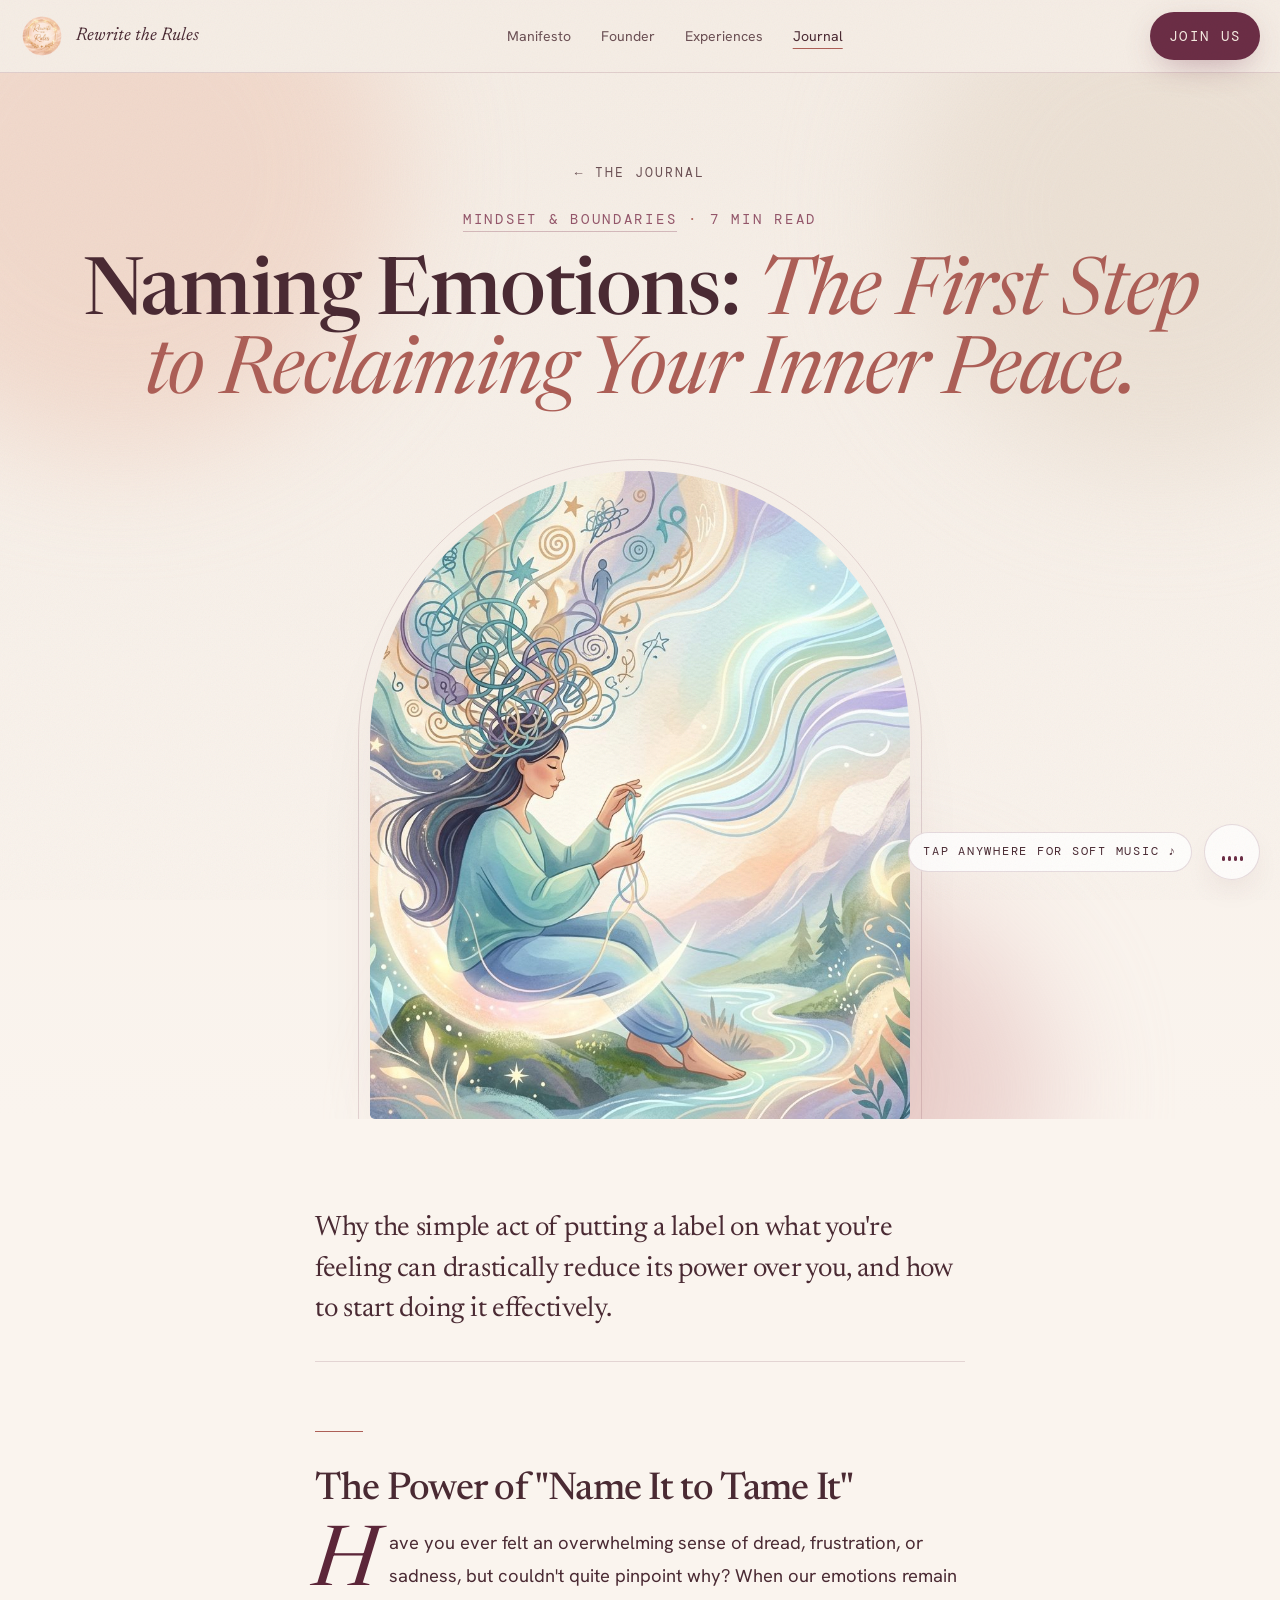
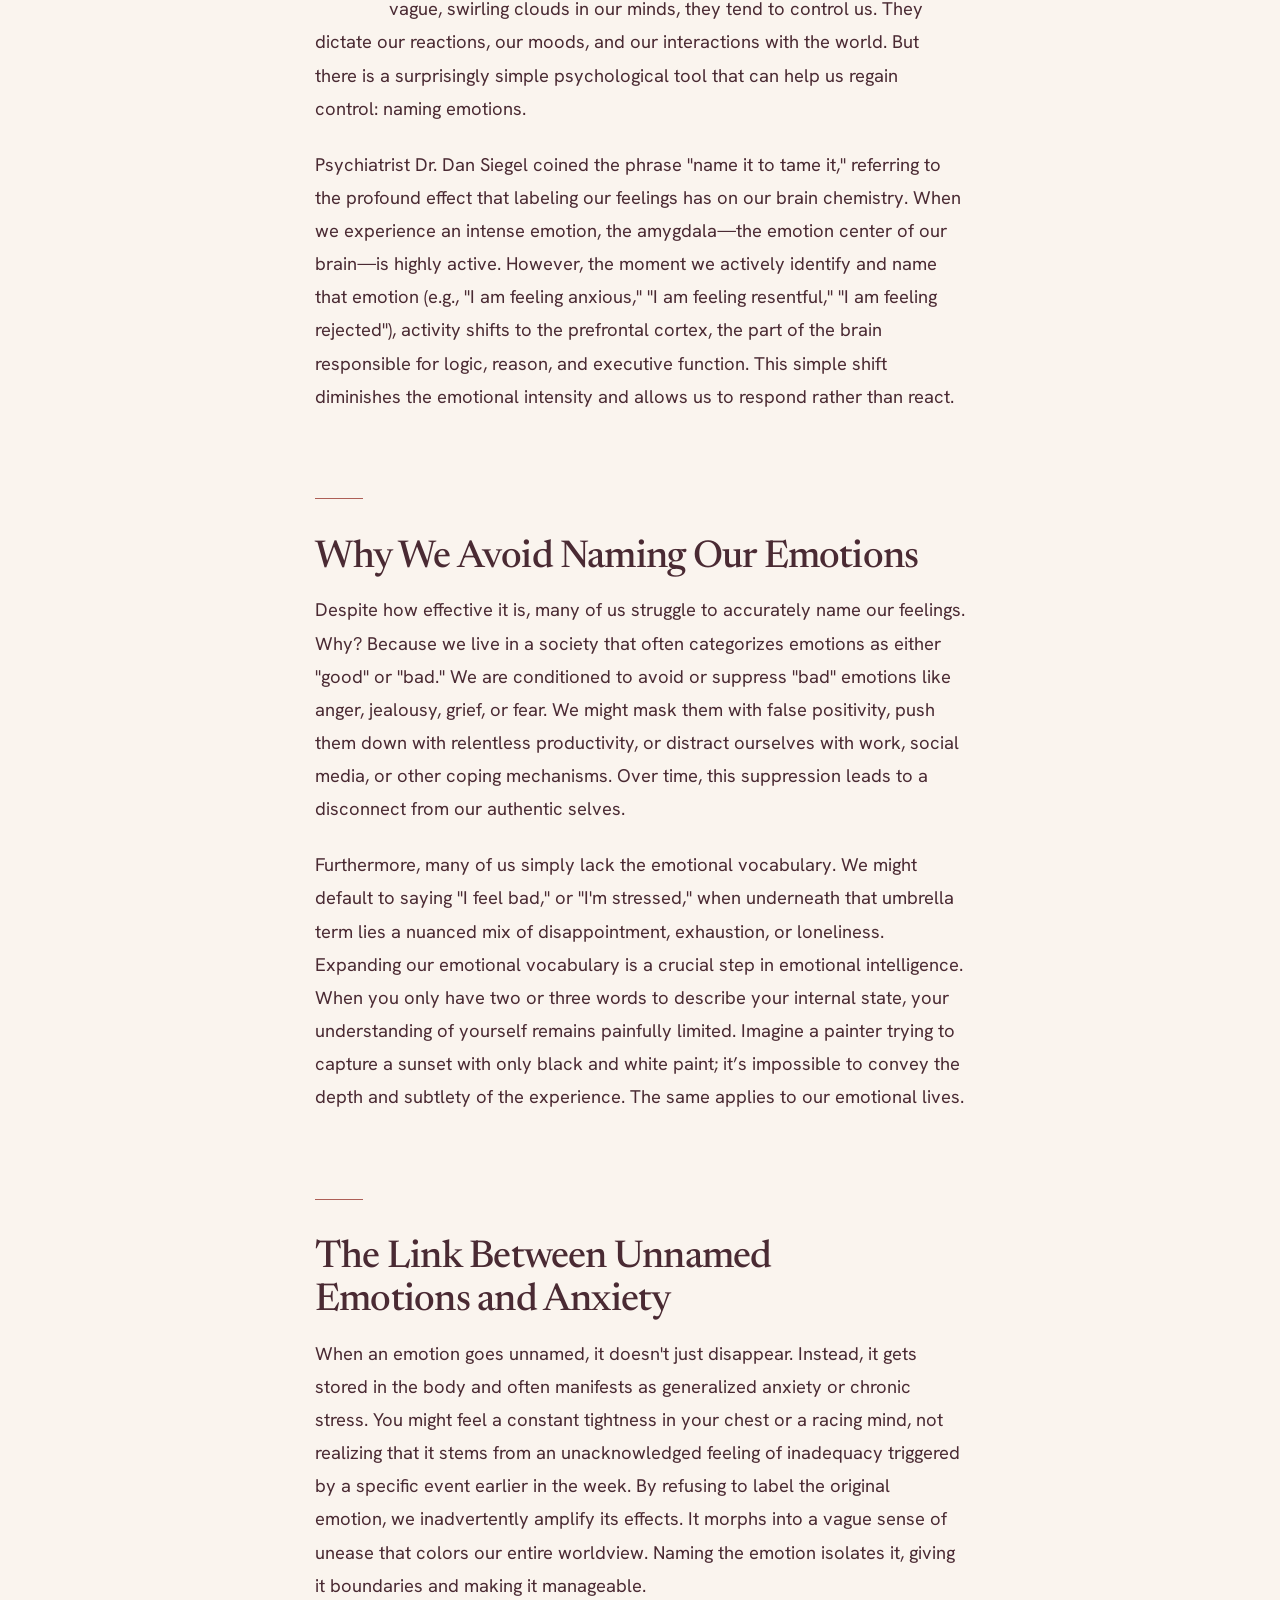
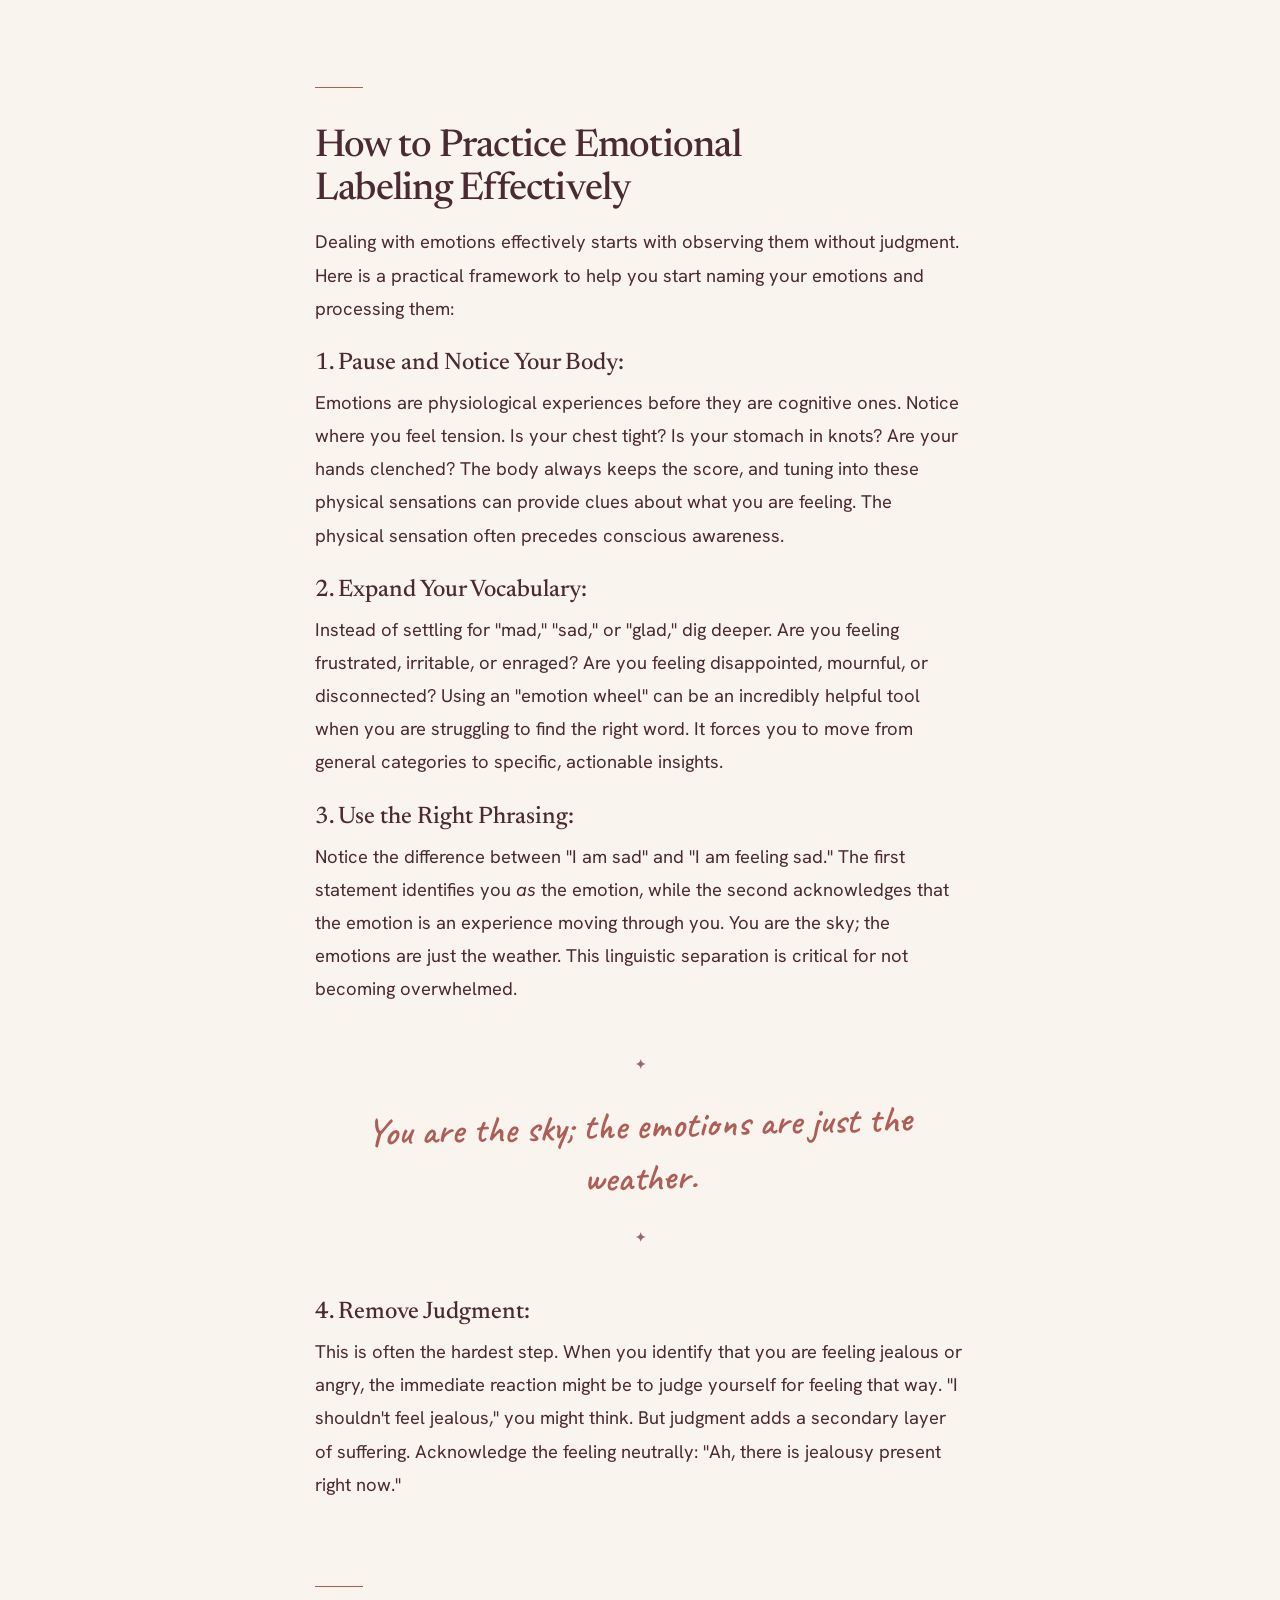
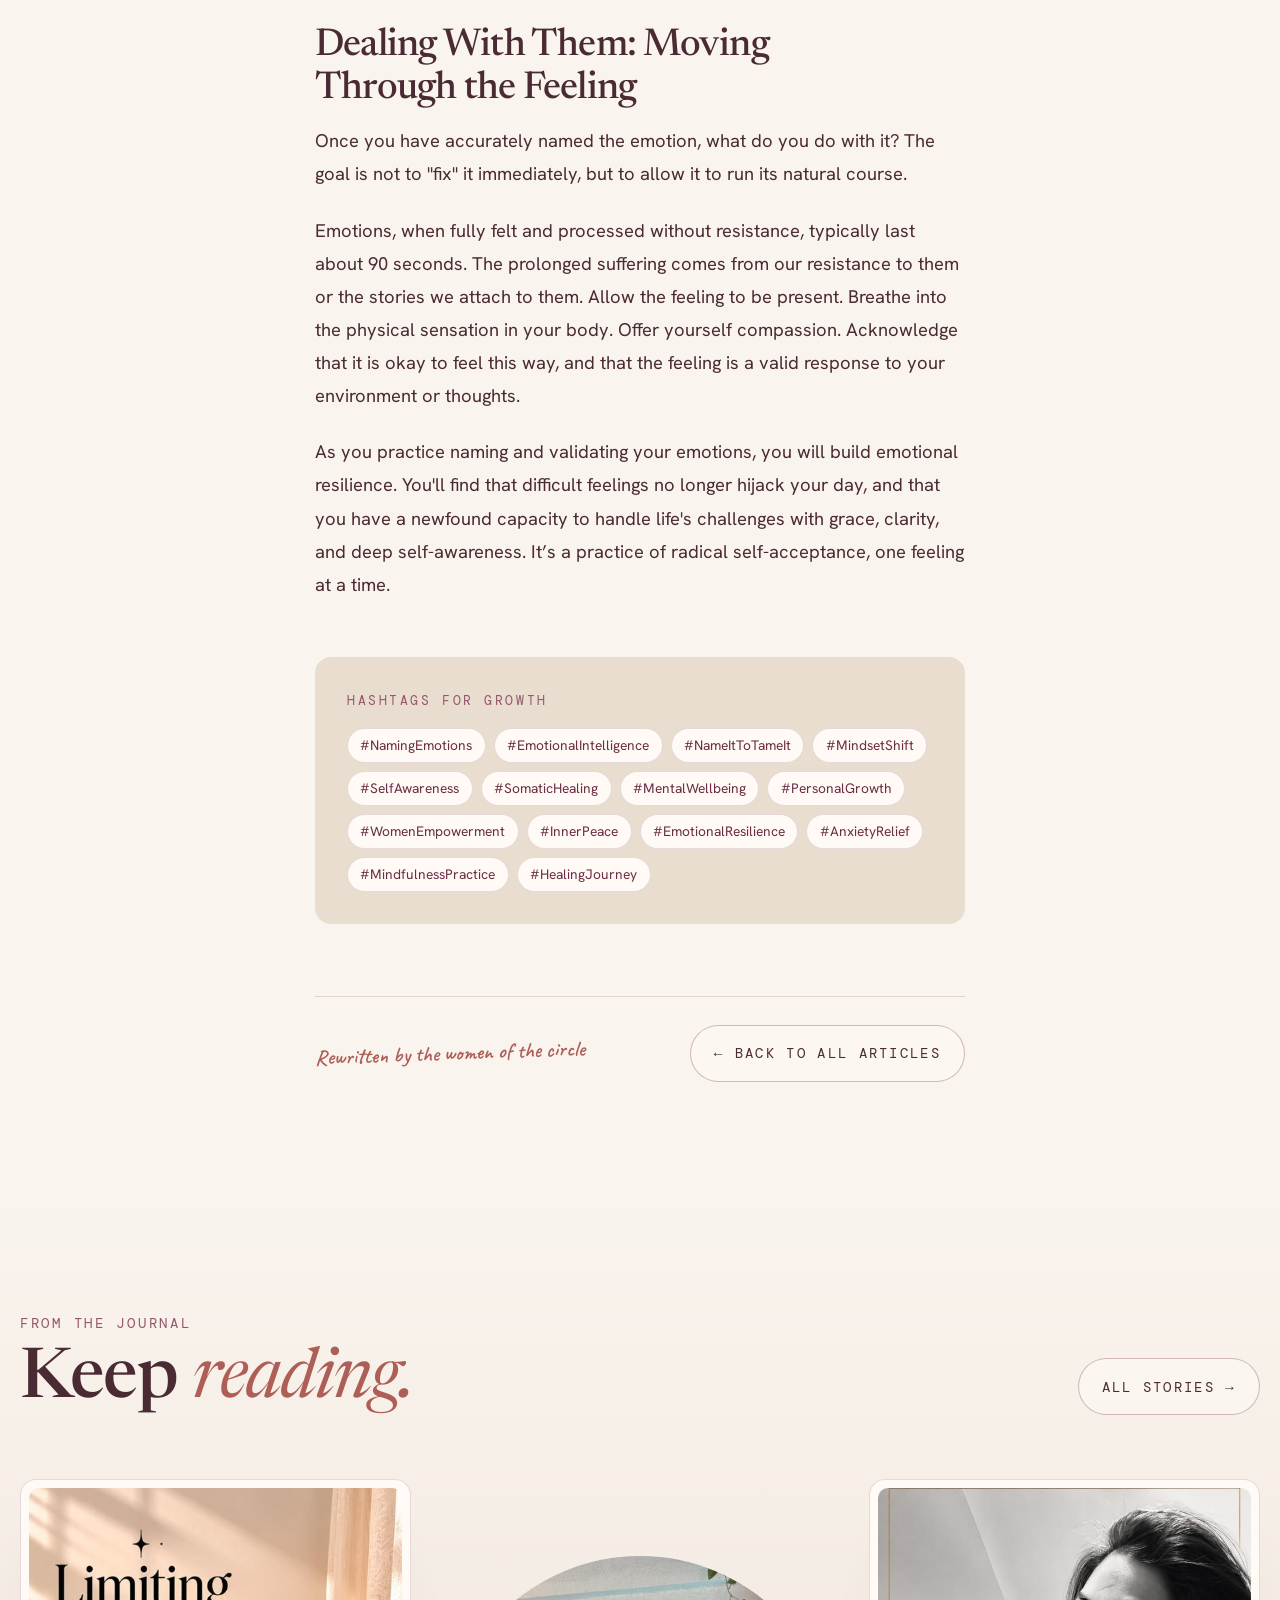
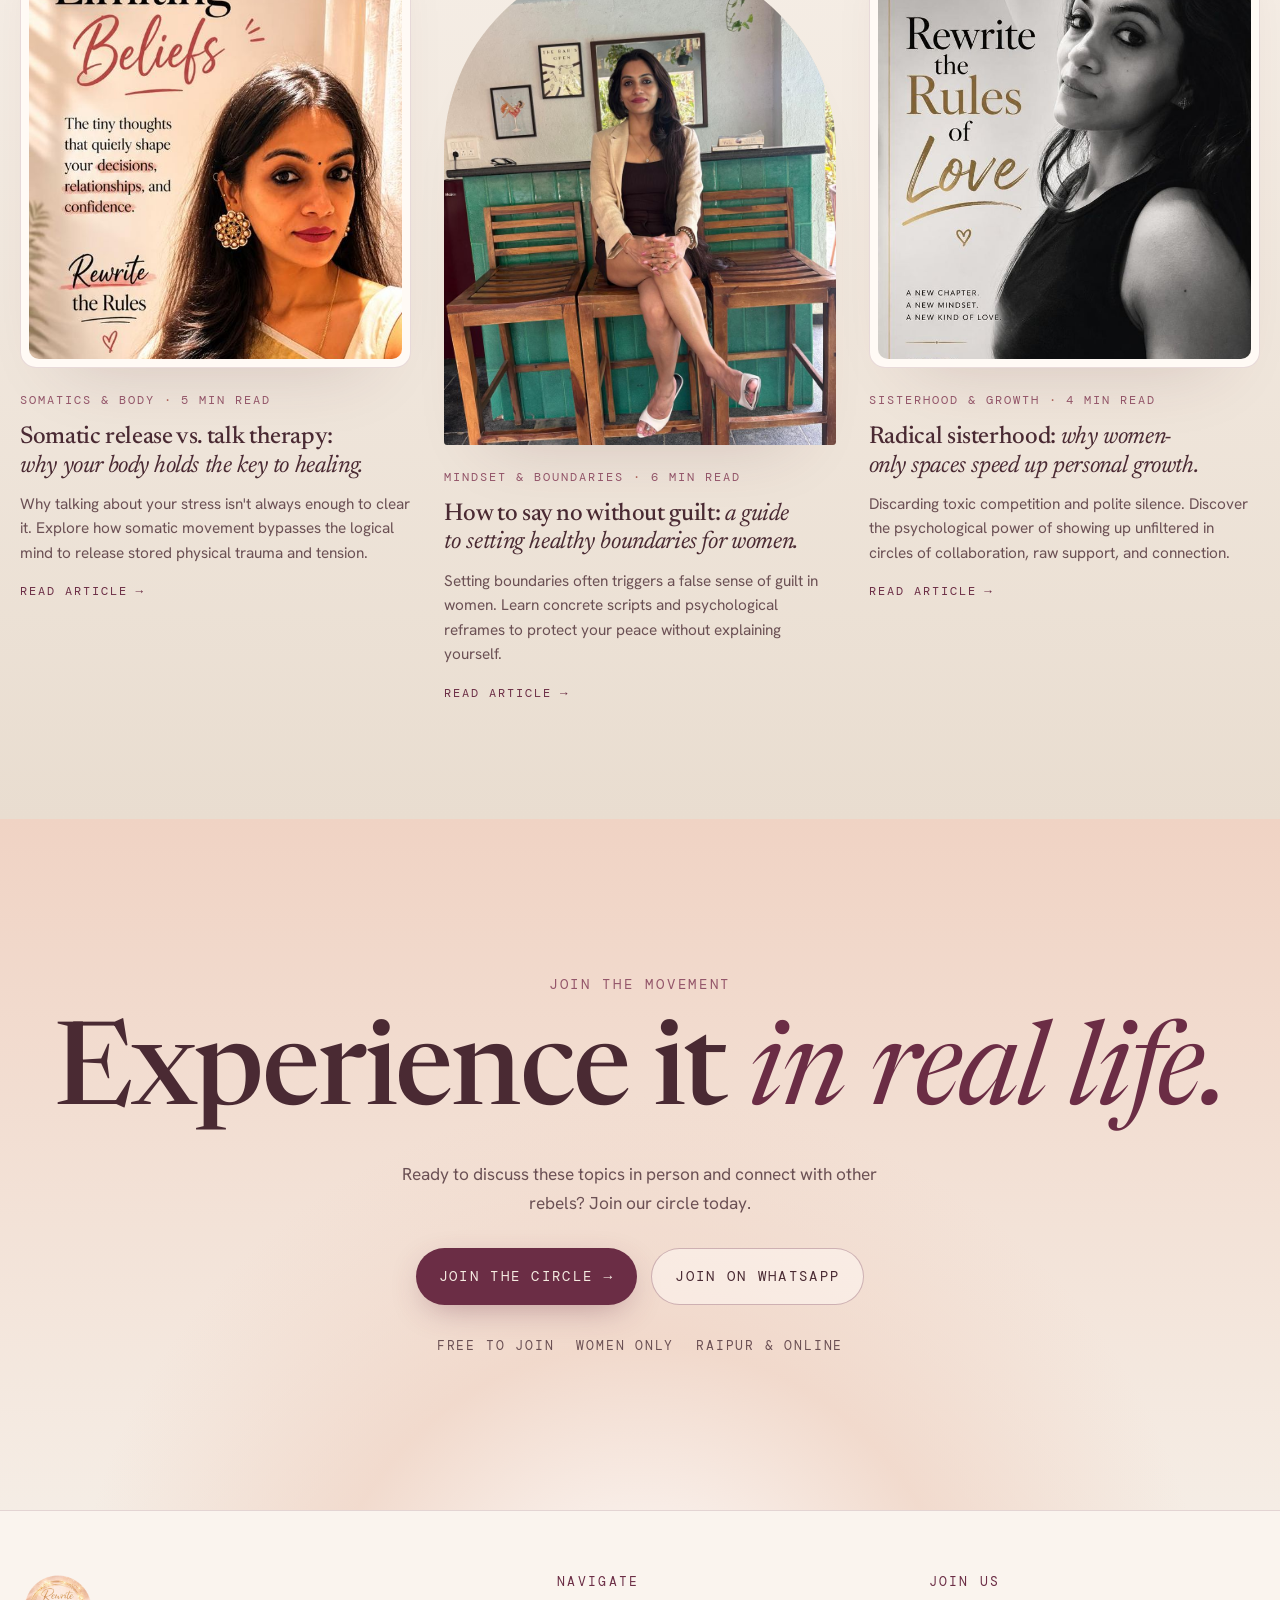
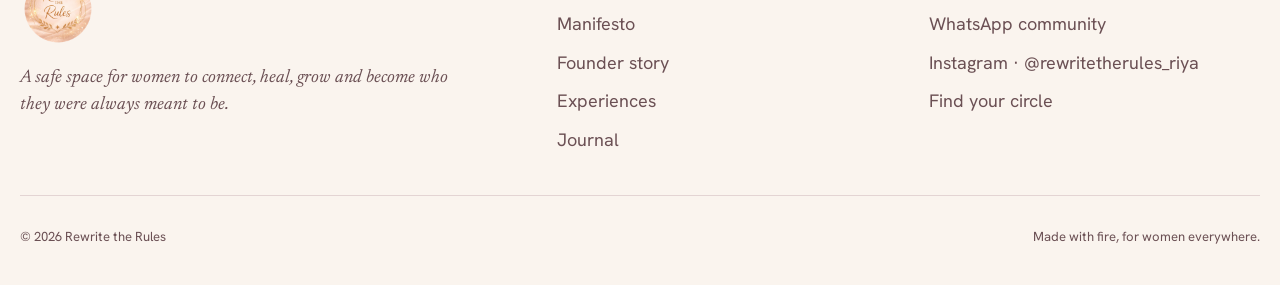
<file: blog-naming-emotions.html>
<!doctype html>
<html lang="en">
<head>
<meta charset="utf-8">
<meta name="viewport" content="width=device-width, initial-scale=1, viewport-fit=cover">
<title>Naming Emotions: The First Step to Reclaiming Your Inner Peace — Rewrite the Rules</title>
<link rel="icon" type="image/png" href="assets/favicon.png">
<link rel="manifest" href="manifest.webmanifest">
<meta name="theme-color" content="#f5ede5">
<meta name="apple-mobile-web-app-capable" content="yes">
<meta name="mobile-web-app-capable" content="yes">
<meta name="apple-mobile-web-app-status-bar-style" content="default">
<meta name="apple-mobile-web-app-title" content="Rewrite">
<link rel="apple-touch-icon" href="assets/apple-touch-icon.png">
<meta name="description" content="Discover how naming your emotions can reduce anxiety, improve self-awareness, and help you effectively deal with difficult feelings.">
<meta property="og:type" content="article">
<meta property="og:title" content="Naming Emotions: The First Step to Reclaiming Your Inner Peace.">
<meta property="og:description" content="Discover how naming your emotions can reduce anxiety, improve self-awareness, and help you effectively deal with difficult feelings.">
<meta property="og:image" content="https://www.rewritetherules.in/assets/naming-emotions-sm.jpg">
<link rel="preconnect" href="https://fonts.googleapis.com">
<link rel="preconnect" href="https://fonts.gstatic.com" crossorigin>
<link rel="stylesheet" href="https://fonts.googleapis.com/css2?family=Newsreader:ital,opsz,wght@0,6..72,300..700;1,6..72,300..700&family=Hanken+Grotesk:wght@400;500;600&family=DM+Mono:wght@400;500&family=Caveat:wght@400..700&display=swap">
<link rel="stylesheet" href="assets/site.css">
<link rel="stylesheet" href="assets/journal.css">
</head>
<body>

<nav class="nav band" aria-label="Main">
  <div class="wrap">
    <a class="brand" href="index.html"><img src="assets/logo-sm.png" alt="Rewrite the Rules"><span>Rewrite the Rules</span></a>
    <ul>
      <li><a href="manifesto.html">Manifesto</a></li>
      <li><a href="founder.html">Founder</a></li>
      <li><a href="experiences.html">Experiences</a></li>
      <li><a href="blog.html" aria-current="page">Journal</a></li>
    </ul>
    <a class="btn btn-gold" href="join.html">Join us</a>
  </div>
</nav>

<main>
<!--article:start-->
<article class="post-article">
  <header class="post-head band">
    <div class="aurora" aria-hidden="true"><i></i><i></i><i></i><i></i></div>
    <div class="wrap">
      <a class="back" href="blog.html"><span aria-hidden="true">←</span> The Journal</a>
      <div class="eyebrow post-meta"><a href="blog.html#mindset">Mindset &amp; Boundaries</a><span>7 Min Read</span></div>
      <h1>Naming Emotions: <em>The First Step to Reclaiming Your Inner Peace.</em></h1>
      <figure class="post-hero h-arch"><div class="frame"><img src="assets/naming-emotions-sm.jpg" alt="Abstract illustration of naming emotions" decoding="async"></div></figure>
    </div>
  </header>

  <div class="post band">
    <div class="prose">
<p class="lead">Why the simple act of putting a label on what you're feeling can drastically reduce its power over you, and how to start doing it effectively.</p>
<h2>The Power of "Name It to Tame It"</h2>
<p class="dropcap">Have you ever felt an overwhelming sense of dread, frustration, or sadness, but couldn't quite pinpoint why? When our emotions remain vague, swirling clouds in our minds, they tend to control us. They dictate our reactions, our moods, and our interactions with the world. But there is a surprisingly simple psychological tool that can help us regain control: naming emotions.</p>
<p>Psychiatrist Dr. Dan Siegel coined the phrase "name it to tame it," referring to the profound effect that labeling our feelings has on our brain chemistry. When we experience an intense emotion, the amygdala—the emotion center of our brain—is highly active. However, the moment we actively identify and name that emotion (e.g., "I am feeling anxious," "I am feeling resentful," "I am feeling rejected"), activity shifts to the prefrontal cortex, the part of the brain responsible for logic, reason, and executive function. This simple shift diminishes the emotional intensity and allows us to respond rather than react.</p>
<h2>Why We Avoid Naming Our Emotions</h2>
<p>Despite how effective it is, many of us struggle to accurately name our feelings. Why? Because we live in a society that often categorizes emotions as either "good" or "bad." We are conditioned to avoid or suppress "bad" emotions like anger, jealousy, grief, or fear. We might mask them with false positivity, push them down with relentless productivity, or distract ourselves with work, social media, or other coping mechanisms. Over time, this suppression leads to a disconnect from our authentic selves.</p>
<p>Furthermore, many of us simply lack the emotional vocabulary. We might default to saying "I feel bad," or "I'm stressed," when underneath that umbrella term lies a nuanced mix of disappointment, exhaustion, or loneliness. Expanding our emotional vocabulary is a crucial step in emotional intelligence. When you only have two or three words to describe your internal state, your understanding of yourself remains painfully limited. Imagine a painter trying to capture a sunset with only black and white paint; it’s impossible to convey the depth and subtlety of the experience. The same applies to our emotional lives.</p>
<h2>The Link Between Unnamed Emotions and Anxiety</h2>
<p>When an emotion goes unnamed, it doesn't just disappear. Instead, it gets stored in the body and often manifests as generalized anxiety or chronic stress. You might feel a constant tightness in your chest or a racing mind, not realizing that it stems from an unacknowledged feeling of inadequacy triggered by a specific event earlier in the week. By refusing to label the original emotion, we inadvertently amplify its effects. It morphs into a vague sense of unease that colors our entire worldview. Naming the emotion isolates it, giving it boundaries and making it manageable.</p>
<h2>How to Practice Emotional Labeling Effectively</h2>
<p>Dealing with emotions effectively starts with observing them without judgment. Here is a practical framework to help you start naming your emotions and processing them:</p>
<p class="step"><strong>1. Pause and Notice Your Body:</strong> Emotions are physiological experiences before they are cognitive ones. Notice where you feel tension. Is your chest tight? Is your stomach in knots? Are your hands clenched? The body always keeps the score, and tuning into these physical sensations can provide clues about what you are feeling. The physical sensation often precedes conscious awareness.</p>
<p class="step"><strong>2. Expand Your Vocabulary:</strong> Instead of settling for "mad," "sad," or "glad," dig deeper. Are you feeling frustrated, irritable, or enraged? Are you feeling disappointed, mournful, or disconnected? Using an "emotion wheel" can be an incredibly helpful tool when you are struggling to find the right word. It forces you to move from general categories to specific, actionable insights.</p>
<p class="step"><strong>3. Use the Right Phrasing:</strong> Notice the difference between "I am sad" and "I am feeling sad." The first statement identifies you <em>as</em> the emotion, while the second acknowledges that the emotion is an experience moving through you. You are the sky; the emotions are just the weather. This linguistic separation is critical for not becoming overwhelmed.</p>
<figure class="pull hand" aria-hidden="true"><p>You are the sky; the emotions are just the weather.</p></figure>
<p class="step"><strong>4. Remove Judgment:</strong> This is often the hardest step. When you identify that you are feeling jealous or angry, the immediate reaction might be to judge yourself for feeling that way. "I shouldn't feel jealous," you might think. But judgment adds a secondary layer of suffering. Acknowledge the feeling neutrally: "Ah, there is jealousy present right now."</p>
<h2>Dealing With Them: Moving Through the Feeling</h2>
<p>Once you have accurately named the emotion, what do you do with it? The goal is not to "fix" it immediately, but to allow it to run its natural course.</p>
<p>Emotions, when fully felt and processed without resistance, typically last about 90 seconds. The prolonged suffering comes from our resistance to them or the stories we attach to them. Allow the feeling to be present. Breathe into the physical sensation in your body. Offer yourself compassion. Acknowledge that it is okay to feel this way, and that the feeling is a valid response to your environment or thoughts.</p>
<p>As you practice naming and validating your emotions, you will build emotional resilience. You'll find that difficult feelings no longer hijack your day, and that you have a newfound capacity to handle life's challenges with grace, clarity, and deep self-awareness. It’s a practice of radical self-acceptance, one feeling at a time.</p>
<aside class="tags" aria-label="Hashtags">
<h3>Hashtags for Growth</h3>
<ul>
<li>#NamingEmotions</li>
<li>#EmotionalIntelligence</li>
<li>#NameItToTameIt</li>
<li>#MindsetShift</li>
<li>#SelfAwareness</li>
<li>#SomaticHealing</li>
<li>#MentalWellbeing</li>
<li>#PersonalGrowth</li>
<li>#WomenEmpowerment</li>
<li>#InnerPeace</li>
<li>#EmotionalResilience</li>
<li>#AnxietyRelief</li>
<li>#MindfulnessPractice</li>
<li>#HealingJourney</li>
</ul></aside>
    </div>
    <div class="post-end">
      <span class="hand">Rewritten by the women of the circle</span>
      <a class="btn btn-ghost" href="blog.html"><span aria-hidden="true">←</span> Back to all articles</a>
    </div>
  </div>
</article>
<!--article:end-->

<section class="more band" aria-labelledby="more-h">
  <div class="wrap">
    <header class="j-sec-head">
      <div><div class="eyebrow">From the journal</div><h2 id="more-h">Keep <em>reading.</em></h2></div>
      <a class="btn btn-ghost" href="blog.html">All stories <span class="arr">→</span></a>
    </header>
    <ul class="grid">
      <li class="card" data-category="somatics"><a href="blog-somatic-release.html"><span class="card-media m-poster"><img src="assets/quote-beliefs-sm.jpg" alt="Quote poster on limiting beliefs: the tiny thoughts that quietly shape your decisions, relationships and confidence" loading="lazy" decoding="async"></span><span class="card-body"><span class="meta"><span>Somatics &amp; Body</span><span>5 Min Read</span></span><h3 class="card-title">Somatic release vs. talk therapy: <em>why your body holds the key to healing.</em></h3><span class="card-ex">Why talking about your stress isn't always enough to clear it. Explore how somatic movement bypasses the logical mind to release stored physical trauma and tension.</span><span class="go">Read article <span aria-hidden="true">→</span></span></span></a></li>
      <li class="card lift" data-category="mindset"><a href="blog-say-no.html"><span class="card-media m-arch"><img src="assets/riya-stool.jpg" alt="Riya Arora setting boundaries" loading="lazy" decoding="async"></span><span class="card-body"><span class="meta"><span>Mindset &amp; Boundaries</span><span>6 Min Read</span></span><h3 class="card-title">How to say no without guilt: <em>a guide to setting healthy boundaries for women.</em></h3><span class="card-ex">Setting boundaries often triggers a false sense of guilt in women. Learn concrete scripts and psychological reframes to protect your peace without explaining yourself.</span><span class="go">Read article <span aria-hidden="true">→</span></span></span></a></li>
      <li class="card" data-category="sisterhood"><a href="blog-radical-sisterhood.html"><span class="card-media m-poster"><img src="assets/quote-love-sm.jpg" alt="Quote poster: rewrite the rules of love" loading="lazy" decoding="async"></span><span class="card-body"><span class="meta"><span>Sisterhood &amp; Growth</span><span>4 Min Read</span></span><h3 class="card-title">Radical sisterhood: <em>why women-only spaces speed up personal growth.</em></h3><span class="card-ex">Discarding toxic competition and polite silence. Discover the psychological power of showing up unfiltered in circles of collaboration, raw support, and connection.</span><span class="go">Read article <span aria-hidden="true">→</span></span></span></a></li>
    </ul>
  </div>
</section>

<section class="final band" id="join">
  <div class="wrap">
    <div class="eyebrow">Join the Movement</div>
    <h2>Experience it <em>in real life.</em></h2>
    <p>Ready to discuss these topics in person and connect with other rebels? Join our circle today.</p>
    <div class="hero-ctas j-ctas">
      <a class="btn btn-gold" href="join.html">Join the Circle <span class="arr">→</span></a>
      <a class="btn btn-ghost" href="https://chat.whatsapp.com/JGxNVN498TELuokR7WVNBc">Join on WhatsApp</a>
    </div>
    <div class="trust"><span>Free to join</span><span>Women only</span><span>Raipur &amp; online</span></div>
  </div>
</section>
</main>

<footer class="band">
  <div class="wrap">
    <div class="f-brand">
      <img src="assets/logo-sm.png" alt="Rewrite the Rules logo">
      <p>A safe space for women to connect, heal, grow and become who they were always meant to be.</p>
    </div>
    <div>
      <h4>Navigate</h4>
      <ul>
        <li><a href="manifesto.html">Manifesto</a></li>
        <li><a href="founder.html">Founder story</a></li>
        <li><a href="experiences.html">Experiences</a></li>
        <li><a href="blog.html">Journal</a></li>
      </ul>
    </div>
    <div>
      <h4>Join us</h4>
      <ul>
        <li><a href="https://chat.whatsapp.com/JGxNVN498TELuokR7WVNBc">WhatsApp community</a></li>
        <li><a href="https://www.instagram.com/rewritetherules_riya">Instagram · @rewritetherules_riya</a></li>
        <li><a href="join.html">Find your circle</a></li>
      </ul>
    </div>
    <div class="f-bottom"><span>© 2026 Rewrite the Rules</span><span>Made with fire, for women everywhere.</span></div>
  </div>
</footer>

<div class="sound" id="sound">
  <button type="button" id="sound-btn" aria-pressed="false" aria-label="Play soft music"><span class="bars" aria-hidden="true"><span></span><span></span><span></span><span></span></span></button>
  <span class="hint" id="sound-hint">Tap anywhere for soft music ♪</span>
</div>

<script src="assets/music.js"></script>
<script src="assets/nav.js"></script>

</body>
</html>
</file>
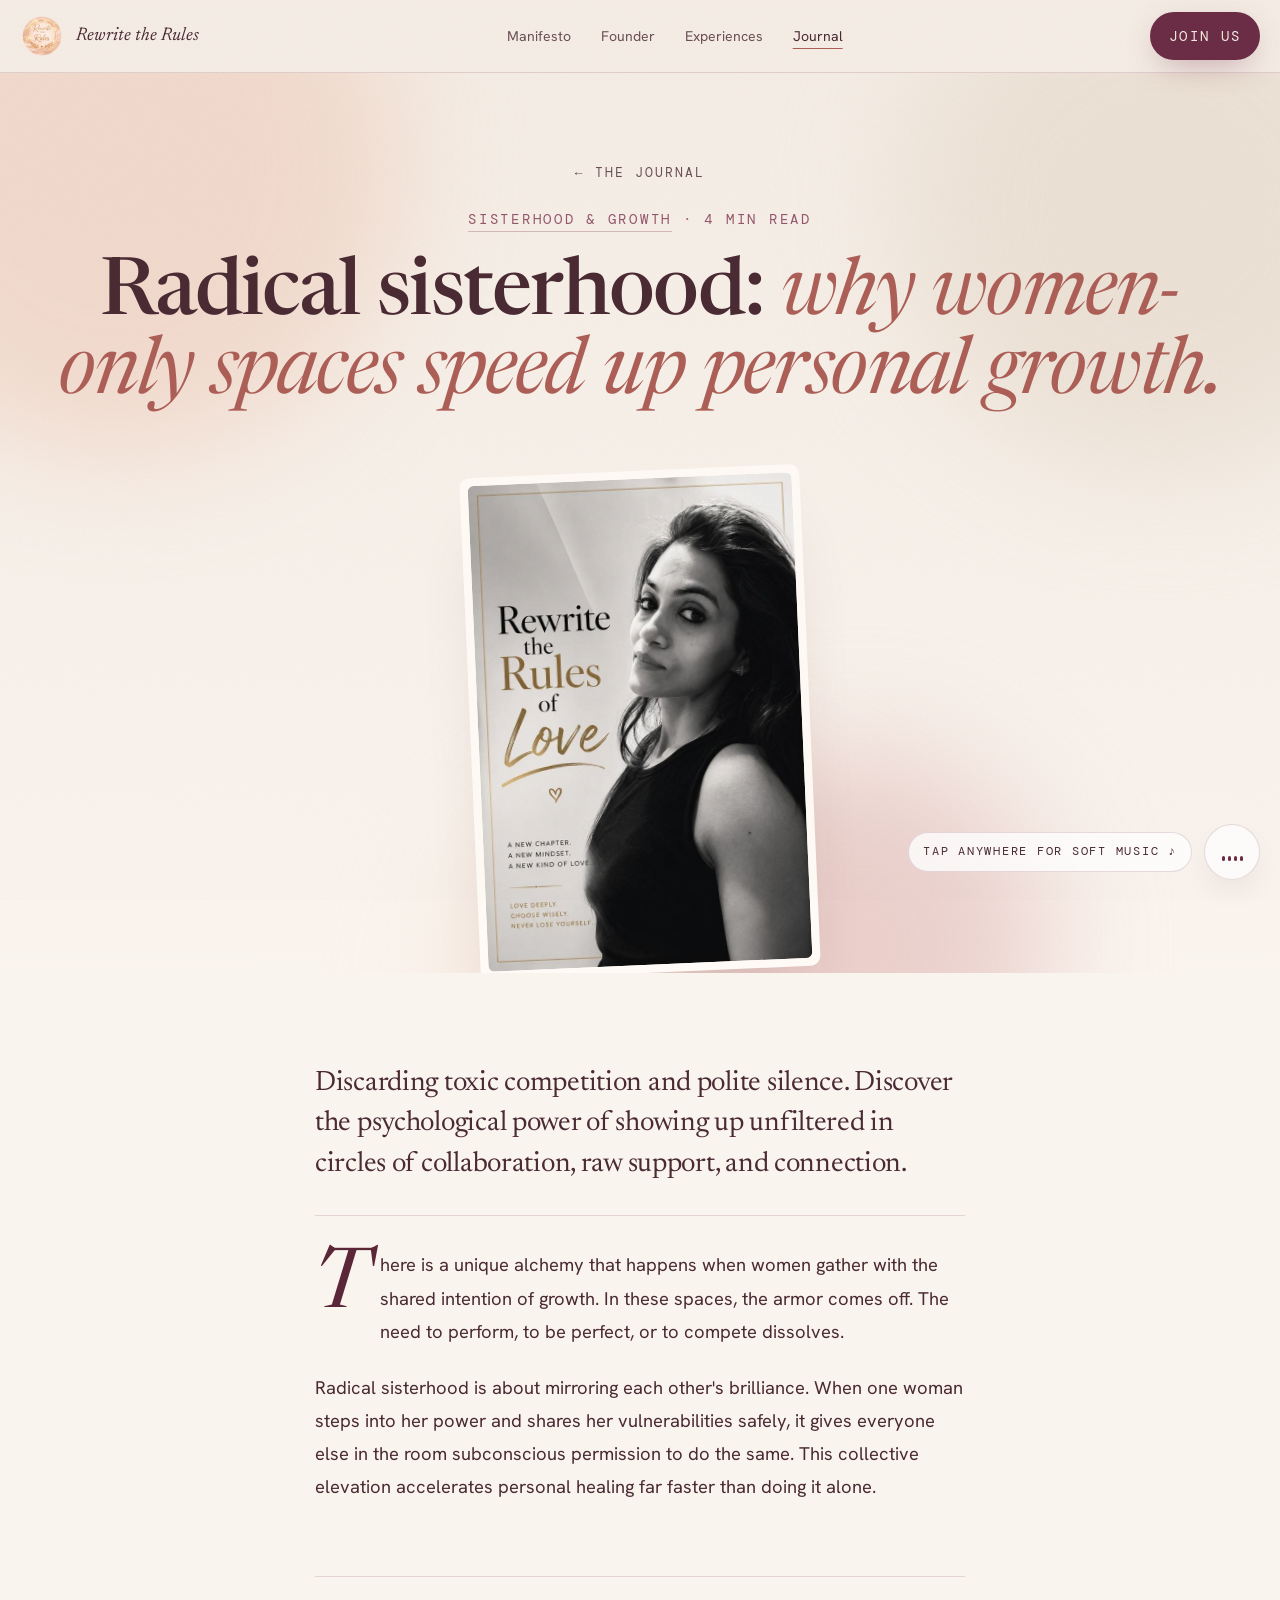
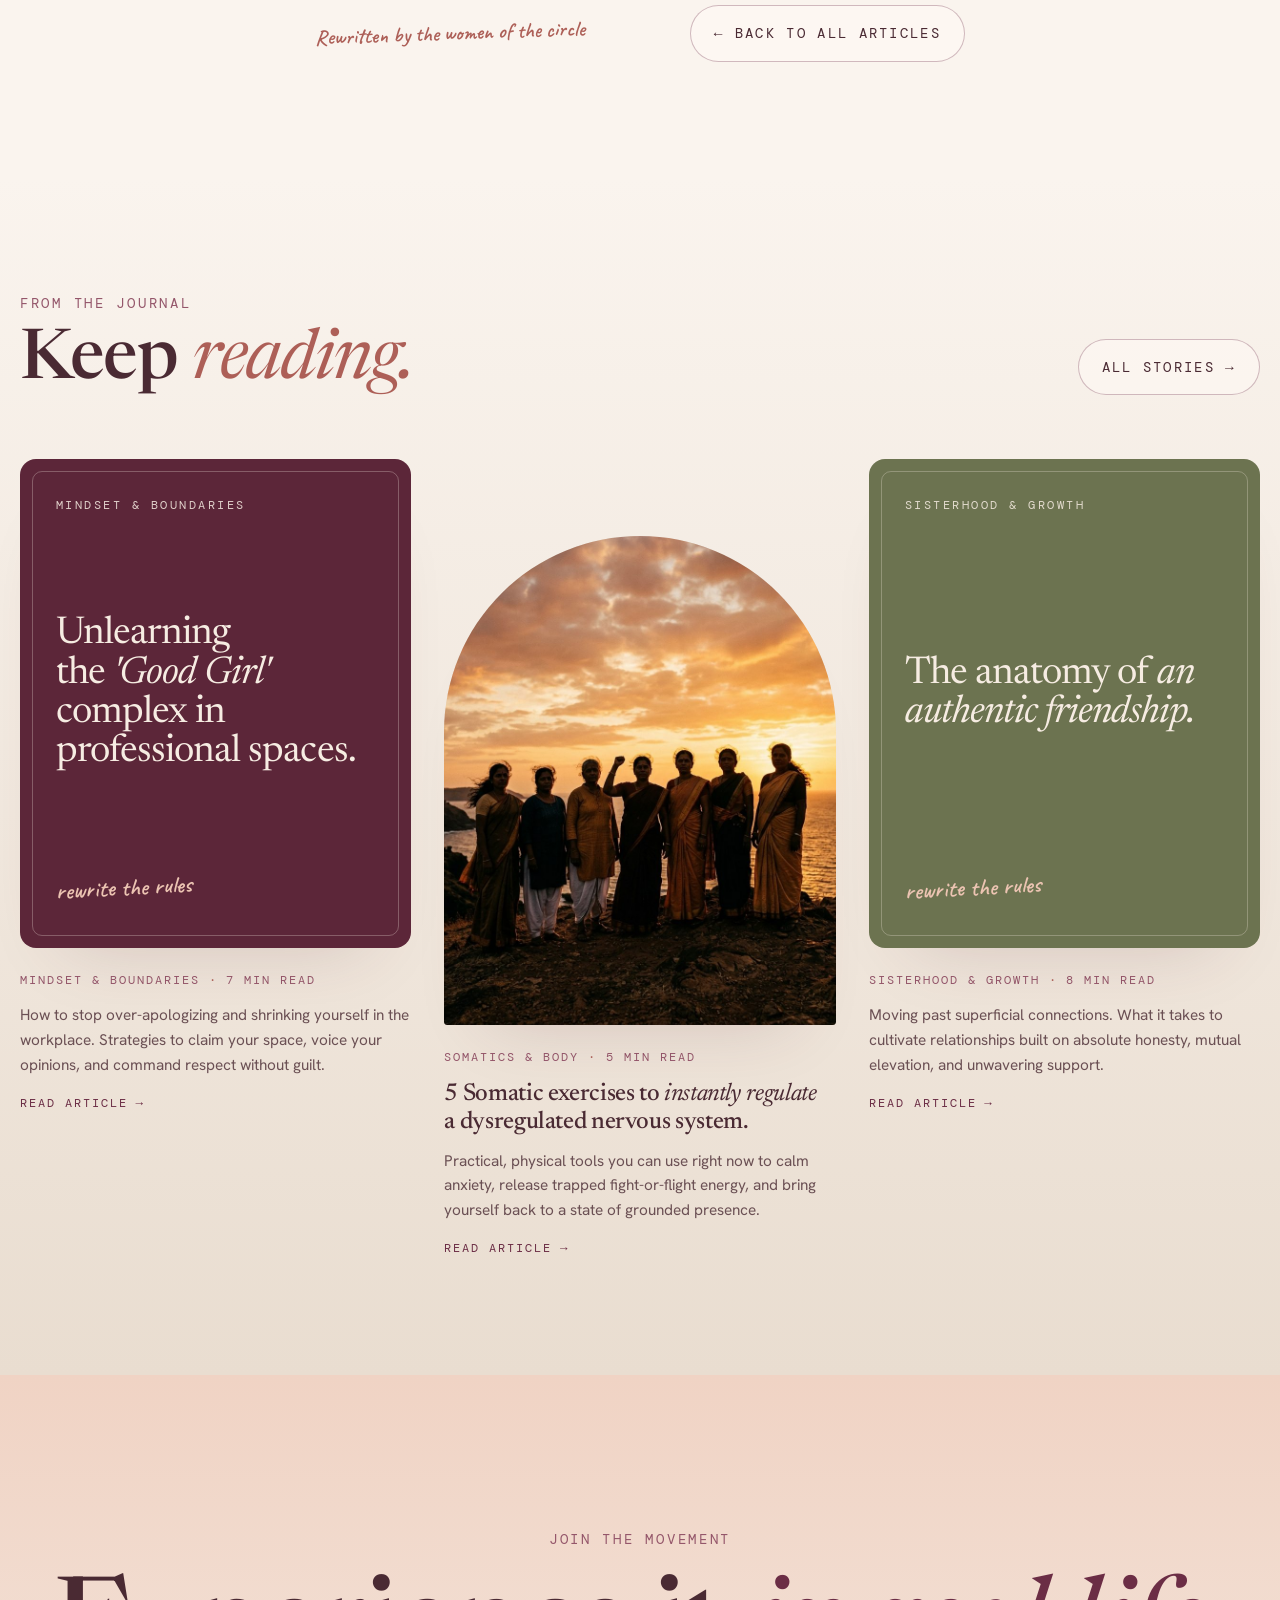
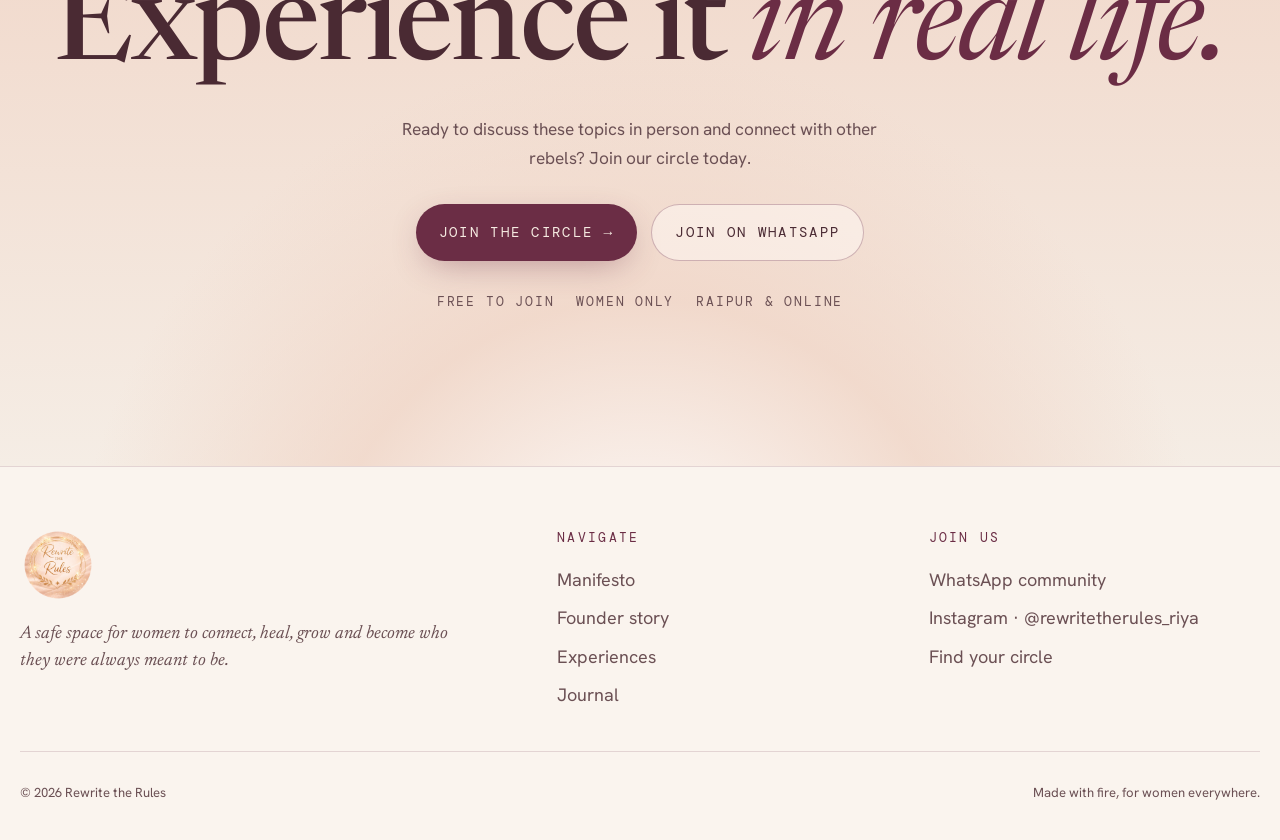
<file: blog-radical-sisterhood.html>
<!doctype html>
<html lang="en">
<head>
<meta charset="utf-8">
<meta name="viewport" content="width=device-width, initial-scale=1, viewport-fit=cover">
<title>Radical sisterhood: why women-only spaces speed up personal growth — Rewrite the Rules</title>
<link rel="icon" type="image/png" href="assets/favicon.png">
<link rel="manifest" href="manifest.webmanifest">
<meta name="theme-color" content="#f5ede5">
<meta name="apple-mobile-web-app-capable" content="yes">
<meta name="mobile-web-app-capable" content="yes">
<meta name="apple-mobile-web-app-status-bar-style" content="default">
<meta name="apple-mobile-web-app-title" content="Rewrite">
<link rel="apple-touch-icon" href="assets/apple-touch-icon.png">
<meta name="description" content="Discarding toxic competition and polite silence. Discover the psychological power of showing up unfiltered in circles of collaboration, raw support, and connection.">
<meta property="og:type" content="article">
<meta property="og:title" content="Radical sisterhood: why women-only spaces speed up personal growth.">
<meta property="og:description" content="Discarding toxic competition and polite silence. Discover the psychological power of showing up unfiltered in circles of collaboration, raw support, and connection.">
<meta property="og:image" content="https://www.rewritetherules.in/assets/quote-love-sm.jpg">
<link rel="preconnect" href="https://fonts.googleapis.com">
<link rel="preconnect" href="https://fonts.gstatic.com" crossorigin>
<link rel="stylesheet" href="https://fonts.googleapis.com/css2?family=Newsreader:ital,opsz,wght@0,6..72,300..700;1,6..72,300..700&family=Hanken+Grotesk:wght@400;500;600&family=DM+Mono:wght@400;500&family=Caveat:wght@400..700&display=swap">
<link rel="stylesheet" href="assets/site.css">
<link rel="stylesheet" href="assets/journal.css">
</head>
<body>

<nav class="nav band" aria-label="Main">
  <div class="wrap">
    <a class="brand" href="index.html"><img src="assets/logo-sm.png" alt="Rewrite the Rules"><span>Rewrite the Rules</span></a>
    <ul>
      <li><a href="manifesto.html">Manifesto</a></li>
      <li><a href="founder.html">Founder</a></li>
      <li><a href="experiences.html">Experiences</a></li>
      <li><a href="blog.html" aria-current="page">Journal</a></li>
    </ul>
    <a class="btn btn-gold" href="join.html">Join us</a>
  </div>
</nav>

<main>
<!--article:start-->
<article class="post-article">
  <header class="post-head band">
    <div class="aurora" aria-hidden="true"><i></i><i></i><i></i><i></i></div>
    <div class="wrap">
      <a class="back" href="blog.html"><span aria-hidden="true">←</span> The Journal</a>
      <div class="eyebrow post-meta"><a href="blog.html#sisterhood">Sisterhood &amp; Growth</a><span>4 Min Read</span></div>
      <h1>Radical sisterhood: <em>why women-only spaces speed up personal growth.</em></h1>
      <figure class="post-hero h-poster"><div class="frame"><img src="assets/quote-love-sm.jpg" alt="Quote poster: rewrite the rules of love" decoding="async"></div></figure>
    </div>
  </header>

  <div class="post band">
    <div class="prose">
<p class="lead">Discarding toxic competition and polite silence. Discover the psychological power of showing up unfiltered in circles of collaboration, raw support, and connection.</p>
<p class="dropcap">There is a unique alchemy that happens when women gather with the shared intention of growth. In these spaces, the armor comes off. The need to perform, to be perfect, or to compete dissolves.</p>
<p>Radical sisterhood is about mirroring each other's brilliance. When one woman steps into her power and shares her vulnerabilities safely, it gives everyone else in the room subconscious permission to do the same. This collective elevation accelerates personal healing far faster than doing it alone.</p>
    </div>
    <div class="post-end">
      <span class="hand">Rewritten by the women of the circle</span>
      <a class="btn btn-ghost" href="blog.html"><span aria-hidden="true">←</span> Back to all articles</a>
    </div>
  </div>
</article>
<!--article:end-->

<section class="more band" aria-labelledby="more-h">
  <div class="wrap">
    <header class="j-sec-head">
      <div><div class="eyebrow">From the journal</div><h2 id="more-h">Keep <em>reading.</em></h2></div>
      <a class="btn btn-ghost" href="blog.html">All stories <span class="arr">→</span></a>
    </header>
    <ul class="grid">
      <li class="card" data-category="mindset"><a href="blog-good-girl.html"><span class="card-media m-tile plum"><span class="tile-k">Mindset &amp; Boundaries</span><h3 class="tile-title">Unlearning the <em>'Good Girl'</em> complex in professional spaces.</h3><span class="tile-sig">rewrite the rules</span></span><span class="card-body"><span class="meta"><span>Mindset &amp; Boundaries</span><span>7 Min Read</span></span><span class="card-ex">How to stop over-apologizing and shrinking yourself in the workplace. Strategies to claim your space, voice your opinions, and command respect without guilt.</span><span class="go">Read article <span aria-hidden="true">→</span></span></span></a></li>
      <li class="card lift" data-category="somatics"><a href="blog-5-somatic.html"><span class="card-media m-arch"><img src="assets/hero-bg-sm.jpg" alt="Women standing together on a clifftop at sunset, one with a raised fist" loading="lazy" decoding="async"></span><span class="card-body"><span class="meta"><span>Somatics &amp; Body</span><span>5 Min Read</span></span><h3 class="card-title">5 Somatic exercises to <em>instantly regulate</em> a dysregulated nervous system.</h3><span class="card-ex">Practical, physical tools you can use right now to calm anxiety, release trapped fight-or-flight energy, and bring yourself back to a state of grounded presence.</span><span class="go">Read article <span aria-hidden="true">→</span></span></span></a></li>
      <li class="card" data-category="sisterhood"><a href="blog-authentic-friendship.html"><span class="card-media m-tile olive"><span class="tile-k">Sisterhood &amp; Growth</span><h3 class="tile-title">The anatomy of <em>an authentic friendship.</em></h3><span class="tile-sig">rewrite the rules</span></span><span class="card-body"><span class="meta"><span>Sisterhood &amp; Growth</span><span>8 Min Read</span></span><span class="card-ex">Moving past superficial connections. What it takes to cultivate relationships built on absolute honesty, mutual elevation, and unwavering support.</span><span class="go">Read article <span aria-hidden="true">→</span></span></span></a></li>
    </ul>
  </div>
</section>

<section class="final band" id="join">
  <div class="wrap">
    <div class="eyebrow">Join the Movement</div>
    <h2>Experience it <em>in real life.</em></h2>
    <p>Ready to discuss these topics in person and connect with other rebels? Join our circle today.</p>
    <div class="hero-ctas j-ctas">
      <a class="btn btn-gold" href="join.html">Join the Circle <span class="arr">→</span></a>
      <a class="btn btn-ghost" href="https://chat.whatsapp.com/JGxNVN498TELuokR7WVNBc">Join on WhatsApp</a>
    </div>
    <div class="trust"><span>Free to join</span><span>Women only</span><span>Raipur &amp; online</span></div>
  </div>
</section>
</main>

<footer class="band">
  <div class="wrap">
    <div class="f-brand">
      <img src="assets/logo-sm.png" alt="Rewrite the Rules logo">
      <p>A safe space for women to connect, heal, grow and become who they were always meant to be.</p>
    </div>
    <div>
      <h4>Navigate</h4>
      <ul>
        <li><a href="manifesto.html">Manifesto</a></li>
        <li><a href="founder.html">Founder story</a></li>
        <li><a href="experiences.html">Experiences</a></li>
        <li><a href="blog.html">Journal</a></li>
      </ul>
    </div>
    <div>
      <h4>Join us</h4>
      <ul>
        <li><a href="https://chat.whatsapp.com/JGxNVN498TELuokR7WVNBc">WhatsApp community</a></li>
        <li><a href="https://www.instagram.com/rewritetherules_riya">Instagram · @rewritetherules_riya</a></li>
        <li><a href="join.html">Find your circle</a></li>
      </ul>
    </div>
    <div class="f-bottom"><span>© 2026 Rewrite the Rules</span><span>Made with fire, for women everywhere.</span></div>
  </div>
</footer>

<div class="sound" id="sound">
  <button type="button" id="sound-btn" aria-pressed="false" aria-label="Play soft music"><span class="bars" aria-hidden="true"><span></span><span></span><span></span><span></span></span></button>
  <span class="hint" id="sound-hint">Tap anywhere for soft music ♪</span>
</div>

<script src="assets/music.js"></script>
<script src="assets/nav.js"></script>

</body>
</html>
</file>
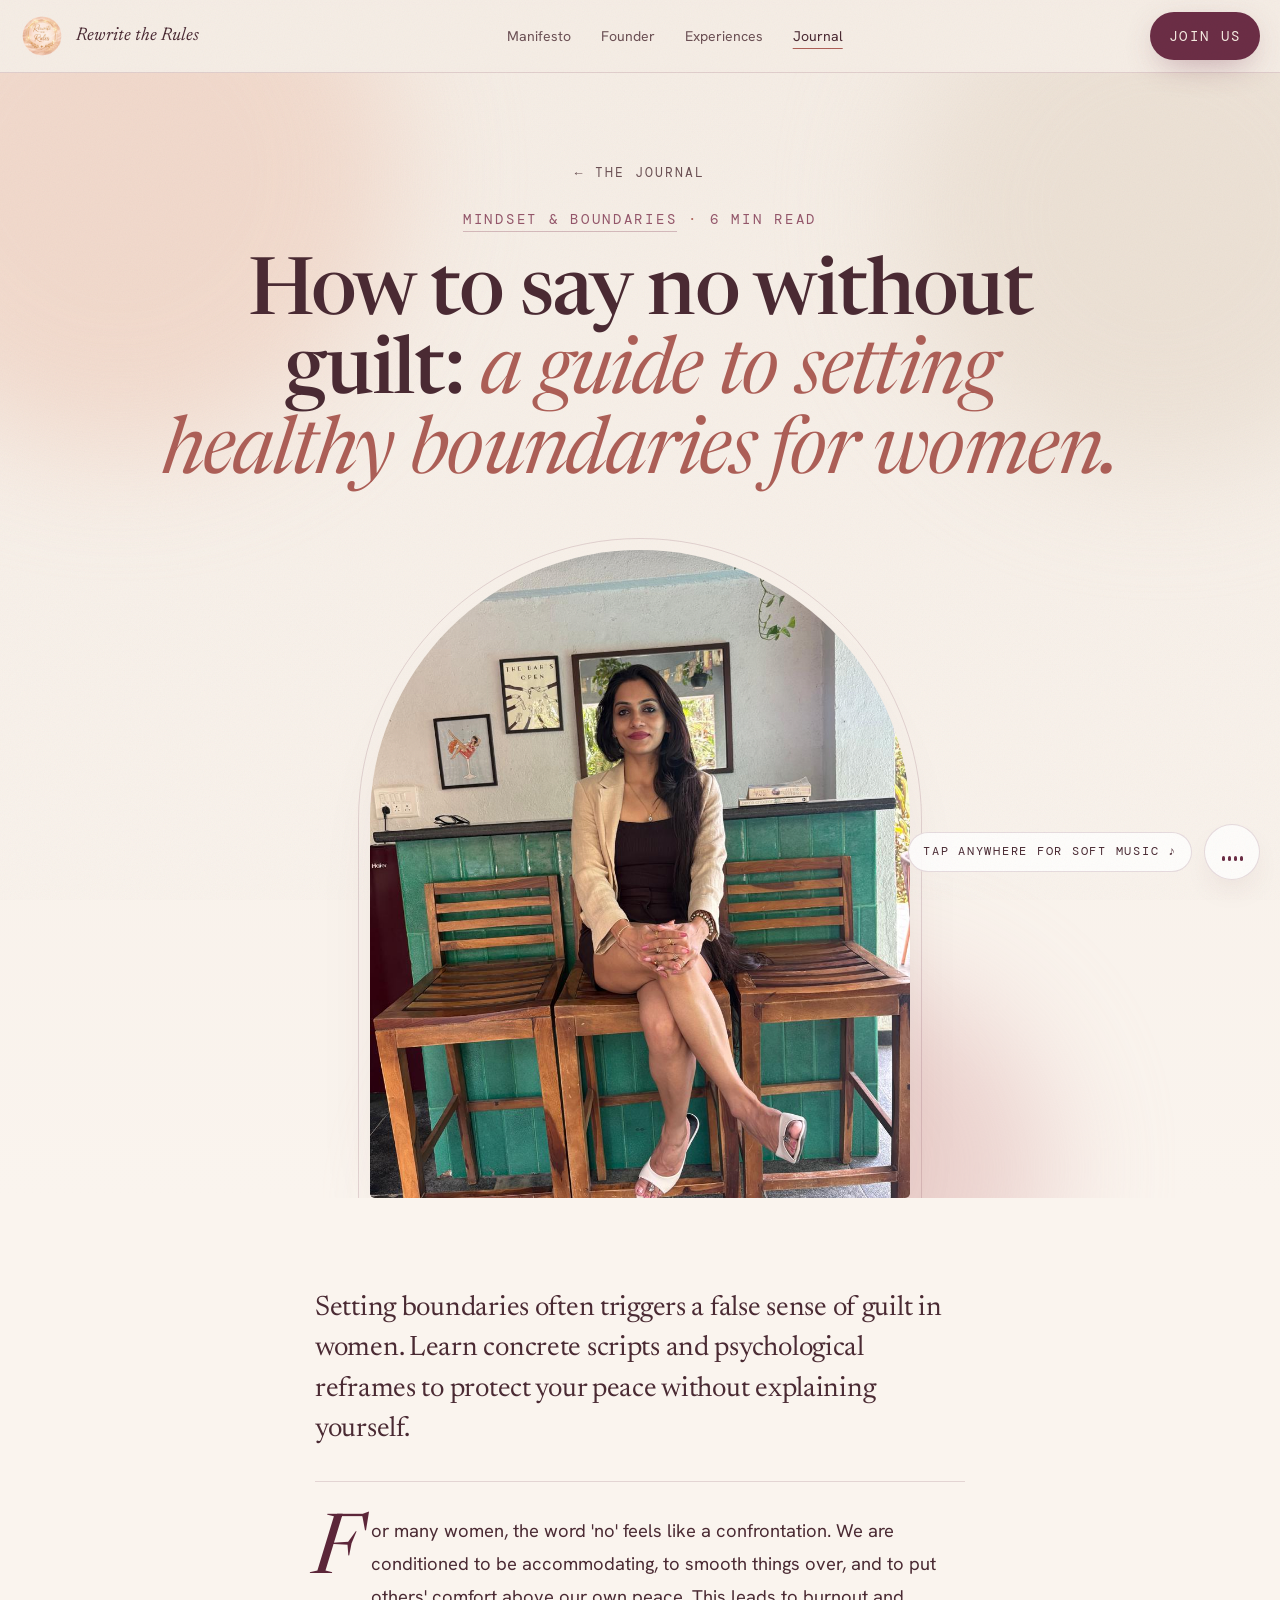
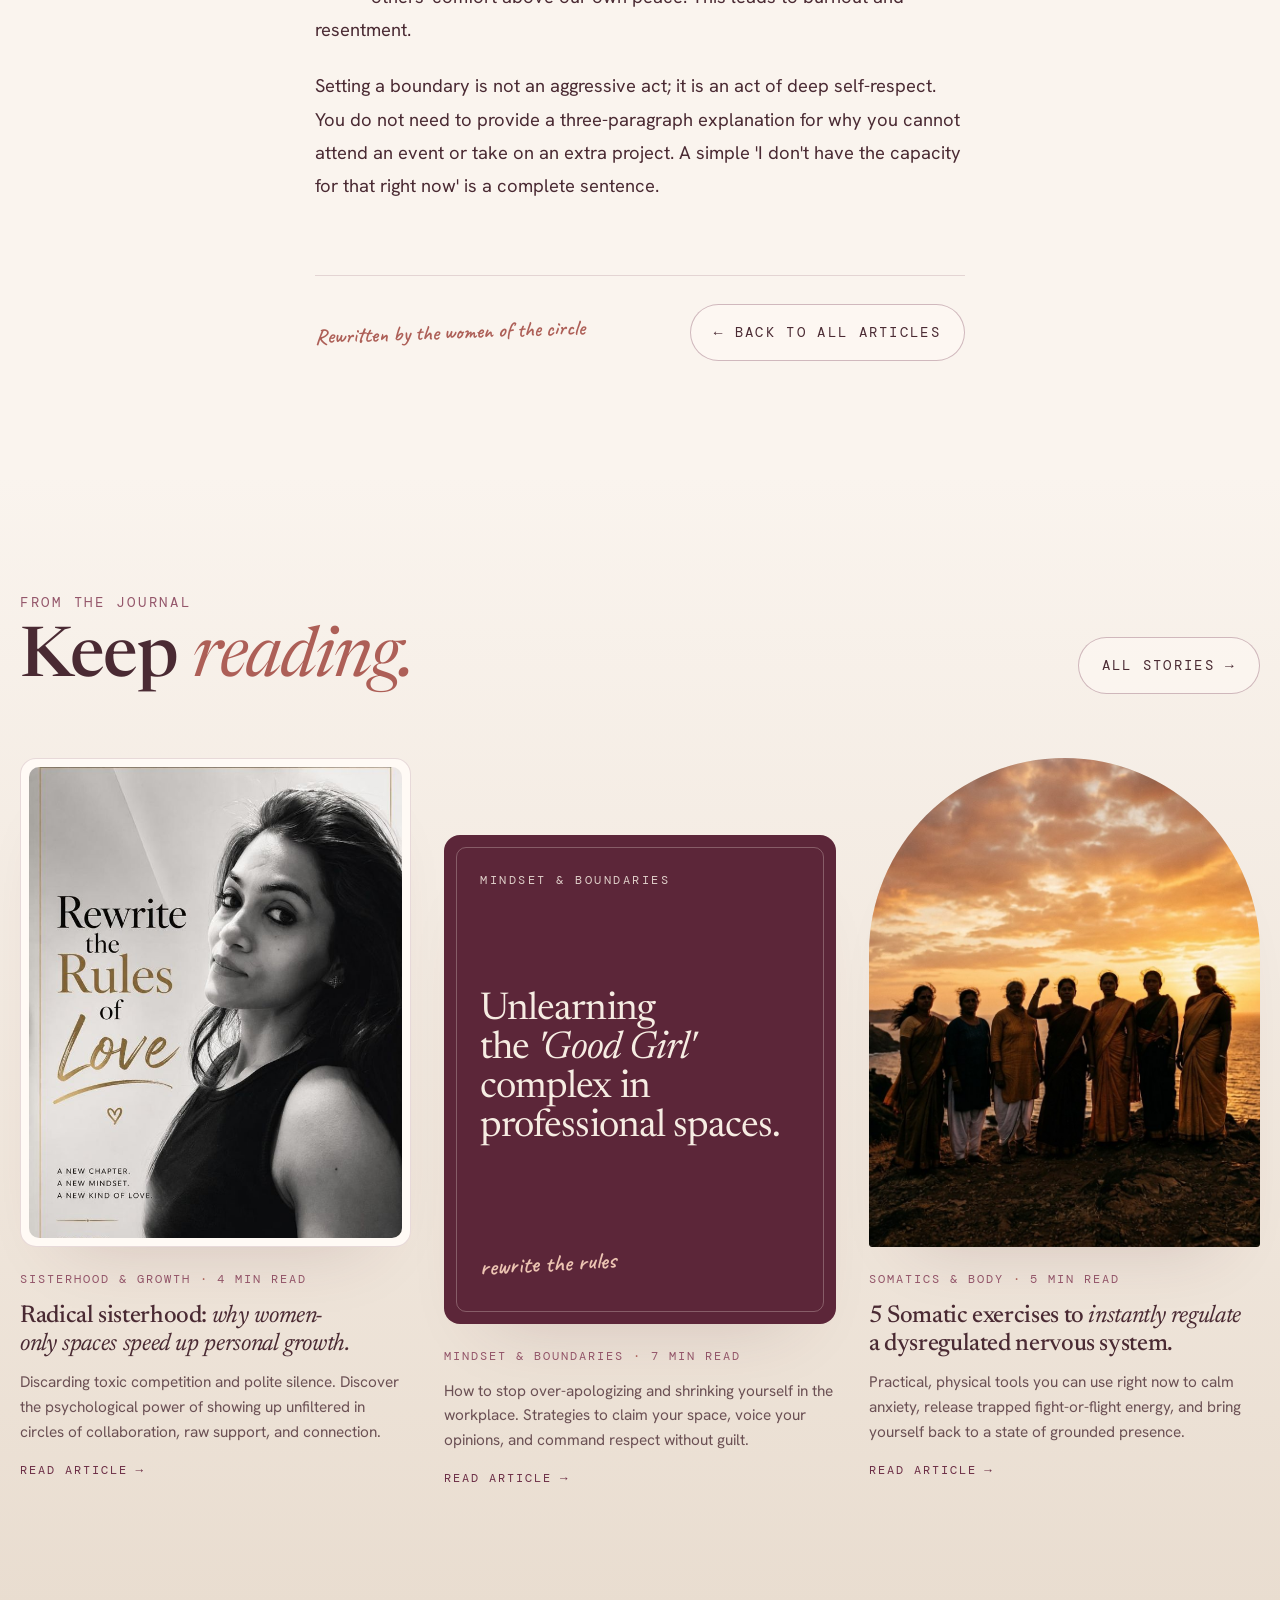
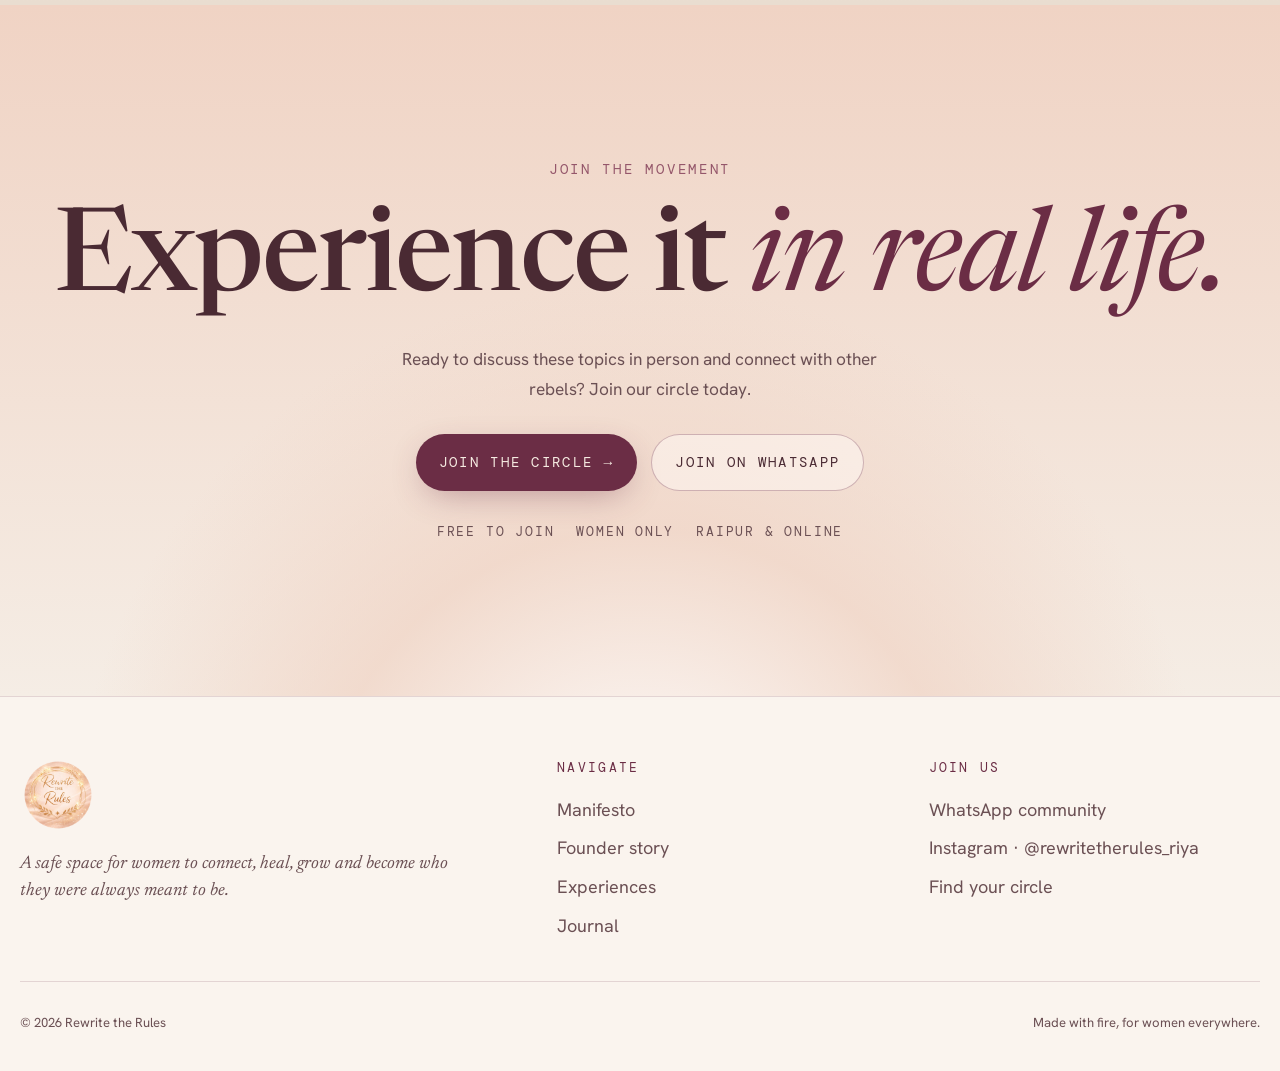
<file: blog-say-no.html>
<!doctype html>
<html lang="en">
<head>
<meta charset="utf-8">
<meta name="viewport" content="width=device-width, initial-scale=1, viewport-fit=cover">
<title>How to say no without guilt: a guide to setting healthy boundaries for women — Rewrite the Rules</title>
<link rel="icon" type="image/png" href="assets/favicon.png">
<link rel="manifest" href="manifest.webmanifest">
<meta name="theme-color" content="#f5ede5">
<meta name="apple-mobile-web-app-capable" content="yes">
<meta name="mobile-web-app-capable" content="yes">
<meta name="apple-mobile-web-app-status-bar-style" content="default">
<meta name="apple-mobile-web-app-title" content="Rewrite">
<link rel="apple-touch-icon" href="assets/apple-touch-icon.png">
<meta name="description" content="Setting boundaries often triggers a false sense of guilt in women. Learn concrete scripts and psychological reframes to protect your peace without explaining yourself.">
<meta property="og:type" content="article">
<meta property="og:title" content="How to say no without guilt: a guide to setting healthy boundaries for women.">
<meta property="og:description" content="Setting boundaries often triggers a false sense of guilt in women. Learn concrete scripts and psychological reframes to protect your peace without explaining yourself.">
<meta property="og:image" content="https://www.rewritetherules.in/assets/riya-stool.jpg">
<link rel="preconnect" href="https://fonts.googleapis.com">
<link rel="preconnect" href="https://fonts.gstatic.com" crossorigin>
<link rel="stylesheet" href="https://fonts.googleapis.com/css2?family=Newsreader:ital,opsz,wght@0,6..72,300..700;1,6..72,300..700&family=Hanken+Grotesk:wght@400;500;600&family=DM+Mono:wght@400;500&family=Caveat:wght@400..700&display=swap">
<link rel="stylesheet" href="assets/site.css">
<link rel="stylesheet" href="assets/journal.css">
</head>
<body>

<nav class="nav band" aria-label="Main">
  <div class="wrap">
    <a class="brand" href="index.html"><img src="assets/logo-sm.png" alt="Rewrite the Rules"><span>Rewrite the Rules</span></a>
    <ul>
      <li><a href="manifesto.html">Manifesto</a></li>
      <li><a href="founder.html">Founder</a></li>
      <li><a href="experiences.html">Experiences</a></li>
      <li><a href="blog.html" aria-current="page">Journal</a></li>
    </ul>
    <a class="btn btn-gold" href="join.html">Join us</a>
  </div>
</nav>

<main>
<!--article:start-->
<article class="post-article">
  <header class="post-head band">
    <div class="aurora" aria-hidden="true"><i></i><i></i><i></i><i></i></div>
    <div class="wrap">
      <a class="back" href="blog.html"><span aria-hidden="true">←</span> The Journal</a>
      <div class="eyebrow post-meta"><a href="blog.html#mindset">Mindset &amp; Boundaries</a><span>6 Min Read</span></div>
      <h1>How to say no without guilt: <em>a guide to setting healthy boundaries for women.</em></h1>
      <figure class="post-hero h-arch"><div class="frame"><img src="assets/riya-stool.jpg" alt="Riya Arora setting boundaries" decoding="async"></div></figure>
    </div>
  </header>

  <div class="post band">
    <div class="prose">
<p class="lead">Setting boundaries often triggers a false sense of guilt in women. Learn concrete scripts and psychological reframes to protect your peace without explaining yourself.</p>
<p class="dropcap">For many women, the word 'no' feels like a confrontation. We are conditioned to be accommodating, to smooth things over, and to put others' comfort above our own peace. This leads to burnout and resentment.</p>
<p>Setting a boundary is not an aggressive act; it is an act of deep self-respect. You do not need to provide a three-paragraph explanation for why you cannot attend an event or take on an extra project. A simple 'I don't have the capacity for that right now' is a complete sentence.</p>
    </div>
    <div class="post-end">
      <span class="hand">Rewritten by the women of the circle</span>
      <a class="btn btn-ghost" href="blog.html"><span aria-hidden="true">←</span> Back to all articles</a>
    </div>
  </div>
</article>
<!--article:end-->

<section class="more band" aria-labelledby="more-h">
  <div class="wrap">
    <header class="j-sec-head">
      <div><div class="eyebrow">From the journal</div><h2 id="more-h">Keep <em>reading.</em></h2></div>
      <a class="btn btn-ghost" href="blog.html">All stories <span class="arr">→</span></a>
    </header>
    <ul class="grid">
      <li class="card" data-category="sisterhood"><a href="blog-radical-sisterhood.html"><span class="card-media m-poster"><img src="assets/quote-love-sm.jpg" alt="Quote poster: rewrite the rules of love" loading="lazy" decoding="async"></span><span class="card-body"><span class="meta"><span>Sisterhood &amp; Growth</span><span>4 Min Read</span></span><h3 class="card-title">Radical sisterhood: <em>why women-only spaces speed up personal growth.</em></h3><span class="card-ex">Discarding toxic competition and polite silence. Discover the psychological power of showing up unfiltered in circles of collaboration, raw support, and connection.</span><span class="go">Read article <span aria-hidden="true">→</span></span></span></a></li>
      <li class="card lift" data-category="mindset"><a href="blog-good-girl.html"><span class="card-media m-tile plum"><span class="tile-k">Mindset &amp; Boundaries</span><h3 class="tile-title">Unlearning the <em>'Good Girl'</em> complex in professional spaces.</h3><span class="tile-sig">rewrite the rules</span></span><span class="card-body"><span class="meta"><span>Mindset &amp; Boundaries</span><span>7 Min Read</span></span><span class="card-ex">How to stop over-apologizing and shrinking yourself in the workplace. Strategies to claim your space, voice your opinions, and command respect without guilt.</span><span class="go">Read article <span aria-hidden="true">→</span></span></span></a></li>
      <li class="card" data-category="somatics"><a href="blog-5-somatic.html"><span class="card-media m-arch"><img src="assets/hero-bg-sm.jpg" alt="Women standing together on a clifftop at sunset, one with a raised fist" loading="lazy" decoding="async"></span><span class="card-body"><span class="meta"><span>Somatics &amp; Body</span><span>5 Min Read</span></span><h3 class="card-title">5 Somatic exercises to <em>instantly regulate</em> a dysregulated nervous system.</h3><span class="card-ex">Practical, physical tools you can use right now to calm anxiety, release trapped fight-or-flight energy, and bring yourself back to a state of grounded presence.</span><span class="go">Read article <span aria-hidden="true">→</span></span></span></a></li>
    </ul>
  </div>
</section>

<section class="final band" id="join">
  <div class="wrap">
    <div class="eyebrow">Join the Movement</div>
    <h2>Experience it <em>in real life.</em></h2>
    <p>Ready to discuss these topics in person and connect with other rebels? Join our circle today.</p>
    <div class="hero-ctas j-ctas">
      <a class="btn btn-gold" href="join.html">Join the Circle <span class="arr">→</span></a>
      <a class="btn btn-ghost" href="https://chat.whatsapp.com/JGxNVN498TELuokR7WVNBc">Join on WhatsApp</a>
    </div>
    <div class="trust"><span>Free to join</span><span>Women only</span><span>Raipur &amp; online</span></div>
  </div>
</section>
</main>

<footer class="band">
  <div class="wrap">
    <div class="f-brand">
      <img src="assets/logo-sm.png" alt="Rewrite the Rules logo">
      <p>A safe space for women to connect, heal, grow and become who they were always meant to be.</p>
    </div>
    <div>
      <h4>Navigate</h4>
      <ul>
        <li><a href="manifesto.html">Manifesto</a></li>
        <li><a href="founder.html">Founder story</a></li>
        <li><a href="experiences.html">Experiences</a></li>
        <li><a href="blog.html">Journal</a></li>
      </ul>
    </div>
    <div>
      <h4>Join us</h4>
      <ul>
        <li><a href="https://chat.whatsapp.com/JGxNVN498TELuokR7WVNBc">WhatsApp community</a></li>
        <li><a href="https://www.instagram.com/rewritetherules_riya">Instagram · @rewritetherules_riya</a></li>
        <li><a href="join.html">Find your circle</a></li>
      </ul>
    </div>
    <div class="f-bottom"><span>© 2026 Rewrite the Rules</span><span>Made with fire, for women everywhere.</span></div>
  </div>
</footer>

<div class="sound" id="sound">
  <button type="button" id="sound-btn" aria-pressed="false" aria-label="Play soft music"><span class="bars" aria-hidden="true"><span></span><span></span><span></span><span></span></span></button>
  <span class="hint" id="sound-hint">Tap anywhere for soft music ♪</span>
</div>

<script src="assets/music.js"></script>
<script src="assets/nav.js"></script>

</body>
</html>
</file>
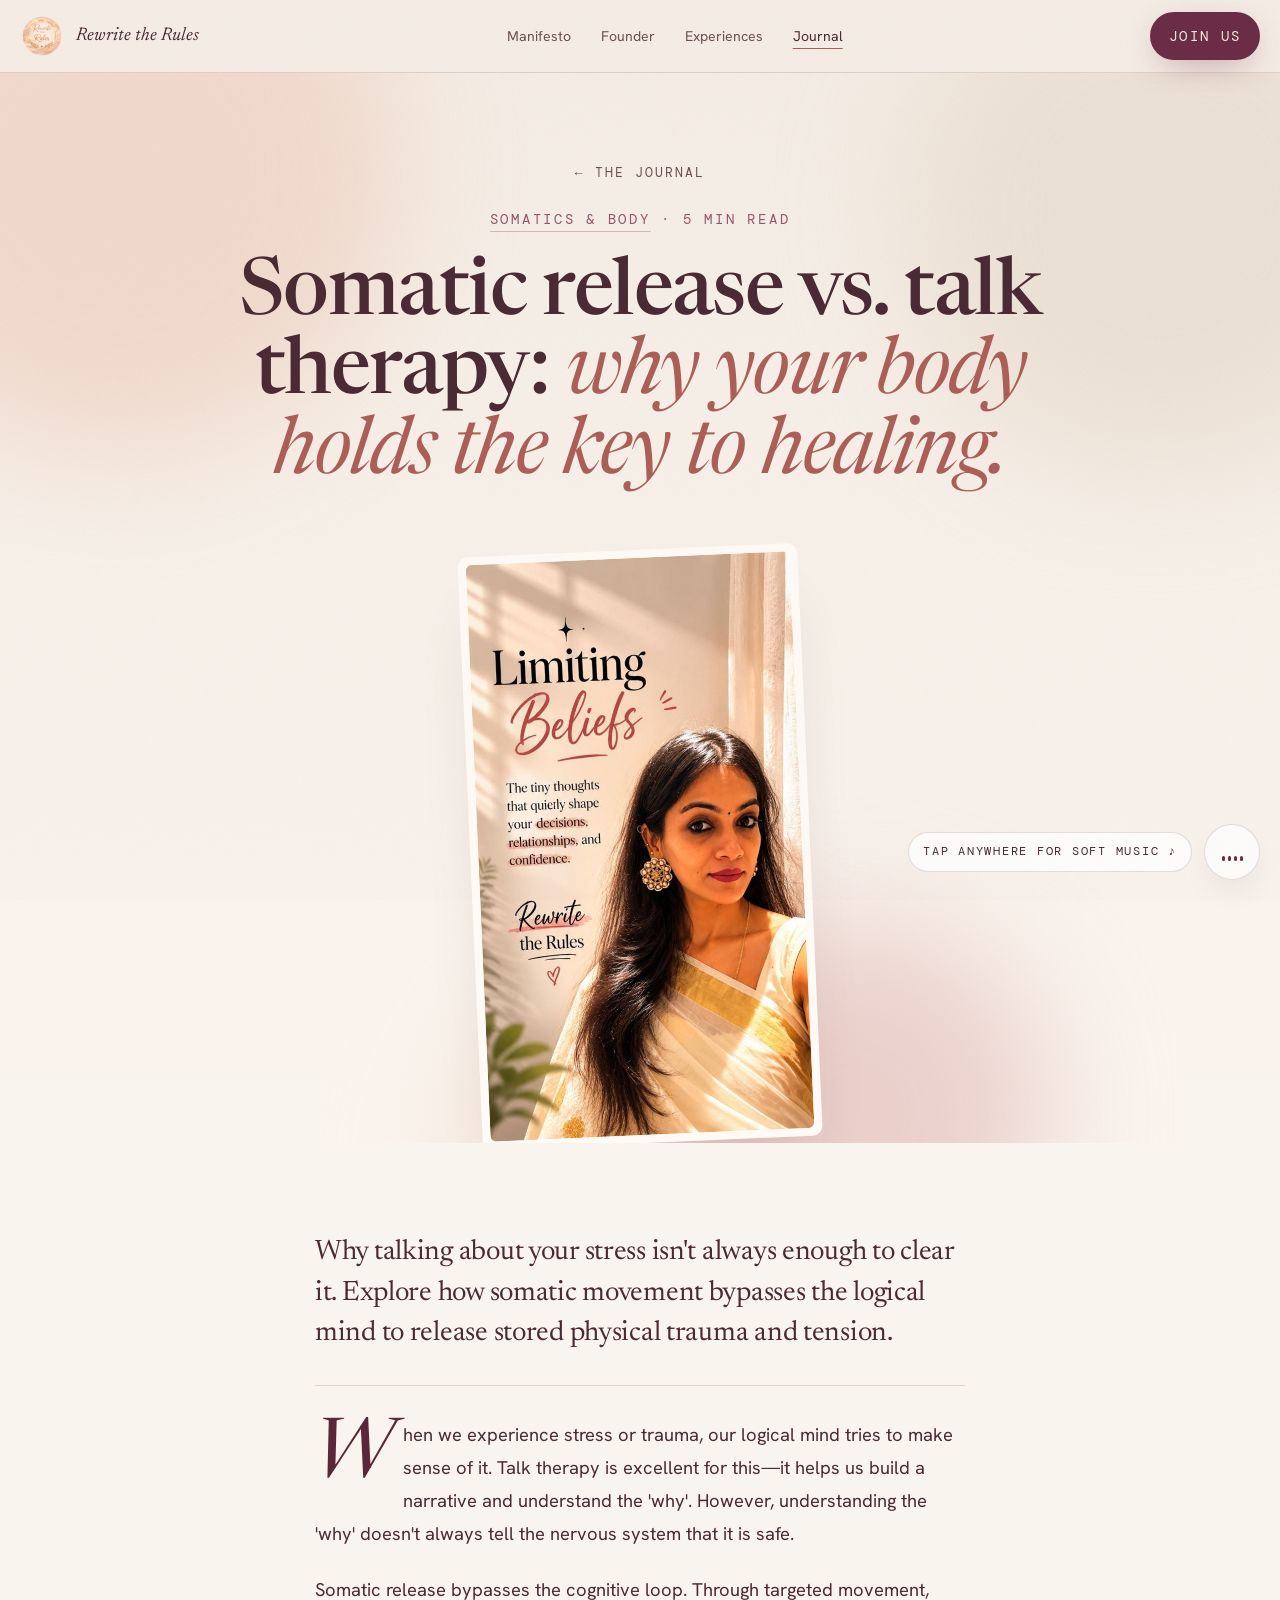
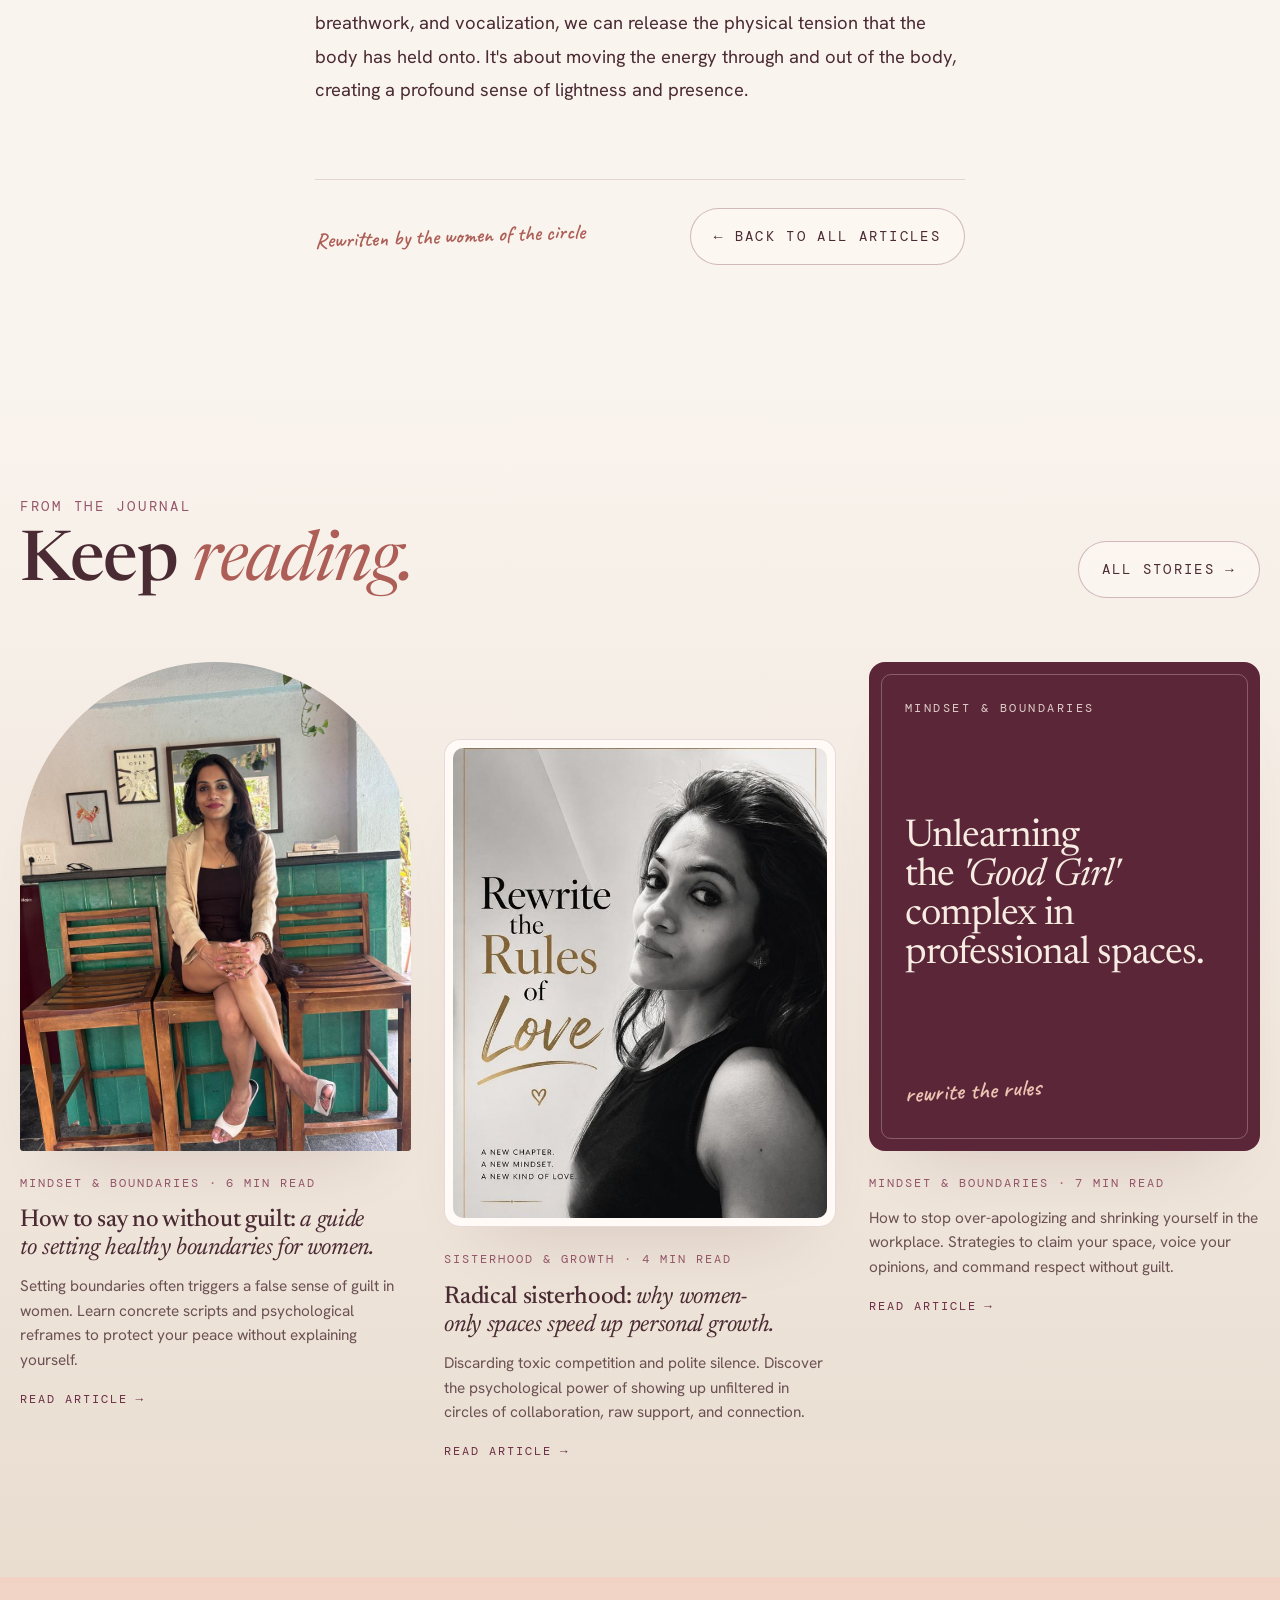
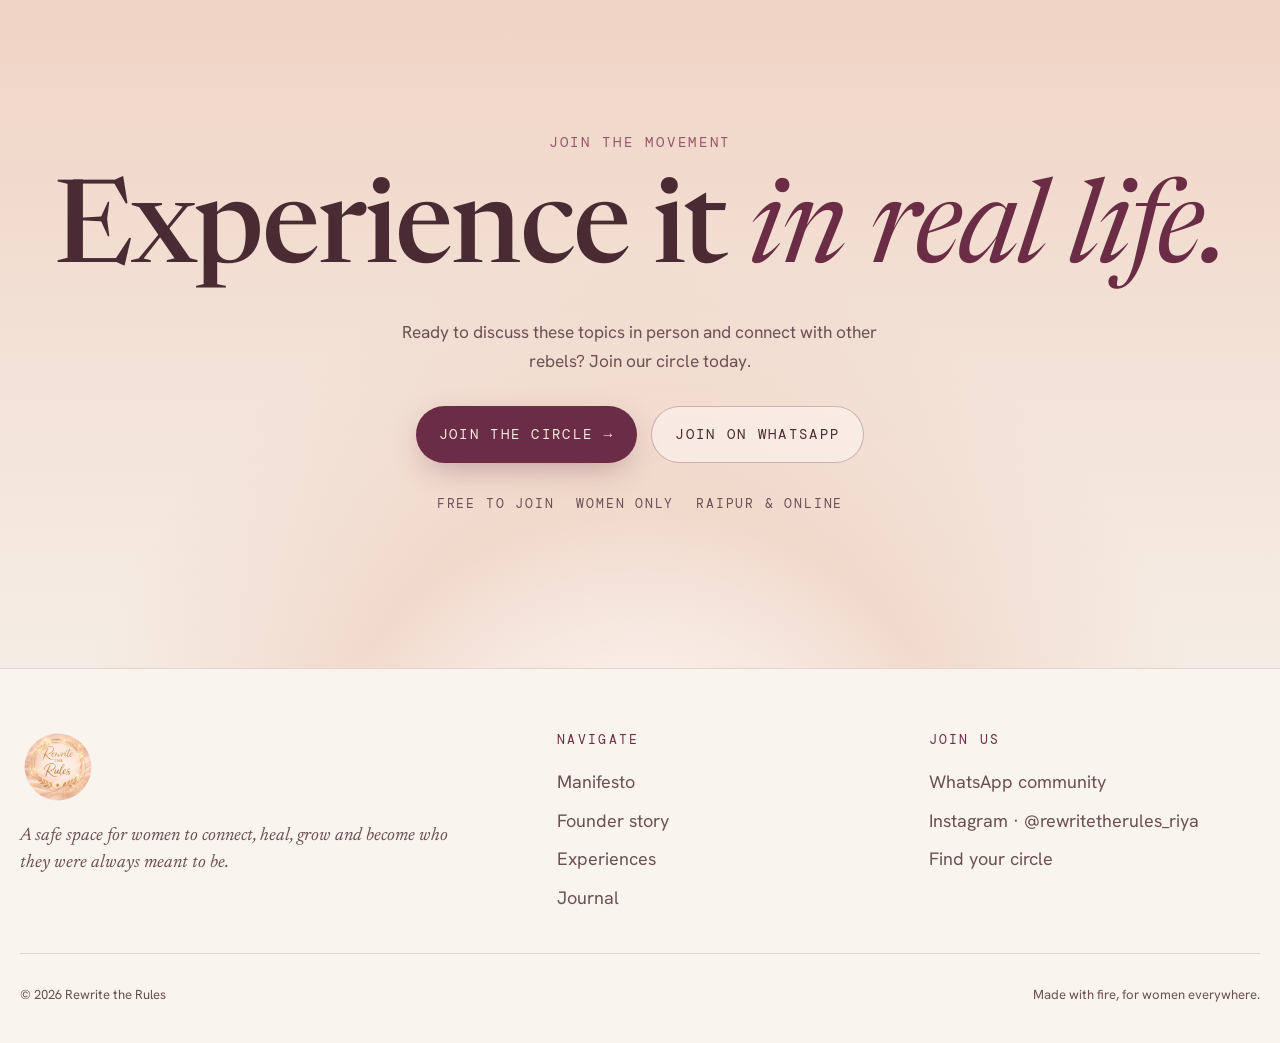
<file: blog-somatic-release.html>
<!doctype html>
<html lang="en">
<head>
<meta charset="utf-8">
<meta name="viewport" content="width=device-width, initial-scale=1, viewport-fit=cover">
<title>Somatic release vs. talk therapy: why your body holds the key to healing — Rewrite the Rules</title>
<link rel="icon" type="image/png" href="assets/favicon.png">
<link rel="manifest" href="manifest.webmanifest">
<meta name="theme-color" content="#f5ede5">
<meta name="apple-mobile-web-app-capable" content="yes">
<meta name="mobile-web-app-capable" content="yes">
<meta name="apple-mobile-web-app-status-bar-style" content="default">
<meta name="apple-mobile-web-app-title" content="Rewrite">
<link rel="apple-touch-icon" href="assets/apple-touch-icon.png">
<meta name="description" content="Why talking about your stress isn&#x27;t always enough to clear it. Explore how somatic movement bypasses the logical mind to release stored physical trauma and tension.">
<meta property="og:type" content="article">
<meta property="og:title" content="Somatic release vs. talk therapy: why your body holds the key to healing.">
<meta property="og:description" content="Why talking about your stress isn&#x27;t always enough to clear it. Explore how somatic movement bypasses the logical mind to release stored physical trauma and tension.">
<meta property="og:image" content="https://www.rewritetherules.in/assets/quote-beliefs-sm.jpg">
<link rel="preconnect" href="https://fonts.googleapis.com">
<link rel="preconnect" href="https://fonts.gstatic.com" crossorigin>
<link rel="stylesheet" href="https://fonts.googleapis.com/css2?family=Newsreader:ital,opsz,wght@0,6..72,300..700;1,6..72,300..700&family=Hanken+Grotesk:wght@400;500;600&family=DM+Mono:wght@400;500&family=Caveat:wght@400..700&display=swap">
<link rel="stylesheet" href="assets/site.css">
<link rel="stylesheet" href="assets/journal.css">
</head>
<body>

<nav class="nav band" aria-label="Main">
  <div class="wrap">
    <a class="brand" href="index.html"><img src="assets/logo-sm.png" alt="Rewrite the Rules"><span>Rewrite the Rules</span></a>
    <ul>
      <li><a href="manifesto.html">Manifesto</a></li>
      <li><a href="founder.html">Founder</a></li>
      <li><a href="experiences.html">Experiences</a></li>
      <li><a href="blog.html" aria-current="page">Journal</a></li>
    </ul>
    <a class="btn btn-gold" href="join.html">Join us</a>
  </div>
</nav>

<main>
<!--article:start-->
<article class="post-article">
  <header class="post-head band">
    <div class="aurora" aria-hidden="true"><i></i><i></i><i></i><i></i></div>
    <div class="wrap">
      <a class="back" href="blog.html"><span aria-hidden="true">←</span> The Journal</a>
      <div class="eyebrow post-meta"><a href="blog.html#somatics">Somatics &amp; Body</a><span>5 Min Read</span></div>
      <h1>Somatic release vs. talk therapy: <em>why your body holds the key to healing.</em></h1>
      <figure class="post-hero h-poster"><div class="frame"><img src="assets/quote-beliefs-sm.jpg" alt="Quote poster on limiting beliefs: the tiny thoughts that quietly shape your decisions, relationships and confidence" decoding="async"></div></figure>
    </div>
  </header>

  <div class="post band">
    <div class="prose">
<p class="lead">Why talking about your stress isn't always enough to clear it. Explore how somatic movement bypasses the logical mind to release stored physical trauma and tension.</p>
<p class="dropcap">When we experience stress or trauma, our logical mind tries to make sense of it. Talk therapy is excellent for this—it helps us build a narrative and understand the 'why'. However, understanding the 'why' doesn't always tell the nervous system that it is safe.</p>
<p>Somatic release bypasses the cognitive loop. Through targeted movement, breathwork, and vocalization, we can release the physical tension that the body has held onto. It's about moving the energy through and out of the body, creating a profound sense of lightness and presence.</p>
    </div>
    <div class="post-end">
      <span class="hand">Rewritten by the women of the circle</span>
      <a class="btn btn-ghost" href="blog.html"><span aria-hidden="true">←</span> Back to all articles</a>
    </div>
  </div>
</article>
<!--article:end-->

<section class="more band" aria-labelledby="more-h">
  <div class="wrap">
    <header class="j-sec-head">
      <div><div class="eyebrow">From the journal</div><h2 id="more-h">Keep <em>reading.</em></h2></div>
      <a class="btn btn-ghost" href="blog.html">All stories <span class="arr">→</span></a>
    </header>
    <ul class="grid">
      <li class="card" data-category="mindset"><a href="blog-say-no.html"><span class="card-media m-arch"><img src="assets/riya-stool.jpg" alt="Riya Arora setting boundaries" loading="lazy" decoding="async"></span><span class="card-body"><span class="meta"><span>Mindset &amp; Boundaries</span><span>6 Min Read</span></span><h3 class="card-title">How to say no without guilt: <em>a guide to setting healthy boundaries for women.</em></h3><span class="card-ex">Setting boundaries often triggers a false sense of guilt in women. Learn concrete scripts and psychological reframes to protect your peace without explaining yourself.</span><span class="go">Read article <span aria-hidden="true">→</span></span></span></a></li>
      <li class="card lift" data-category="sisterhood"><a href="blog-radical-sisterhood.html"><span class="card-media m-poster"><img src="assets/quote-love-sm.jpg" alt="Quote poster: rewrite the rules of love" loading="lazy" decoding="async"></span><span class="card-body"><span class="meta"><span>Sisterhood &amp; Growth</span><span>4 Min Read</span></span><h3 class="card-title">Radical sisterhood: <em>why women-only spaces speed up personal growth.</em></h3><span class="card-ex">Discarding toxic competition and polite silence. Discover the psychological power of showing up unfiltered in circles of collaboration, raw support, and connection.</span><span class="go">Read article <span aria-hidden="true">→</span></span></span></a></li>
      <li class="card" data-category="mindset"><a href="blog-good-girl.html"><span class="card-media m-tile plum"><span class="tile-k">Mindset &amp; Boundaries</span><h3 class="tile-title">Unlearning the <em>'Good Girl'</em> complex in professional spaces.</h3><span class="tile-sig">rewrite the rules</span></span><span class="card-body"><span class="meta"><span>Mindset &amp; Boundaries</span><span>7 Min Read</span></span><span class="card-ex">How to stop over-apologizing and shrinking yourself in the workplace. Strategies to claim your space, voice your opinions, and command respect without guilt.</span><span class="go">Read article <span aria-hidden="true">→</span></span></span></a></li>
    </ul>
  </div>
</section>

<section class="final band" id="join">
  <div class="wrap">
    <div class="eyebrow">Join the Movement</div>
    <h2>Experience it <em>in real life.</em></h2>
    <p>Ready to discuss these topics in person and connect with other rebels? Join our circle today.</p>
    <div class="hero-ctas j-ctas">
      <a class="btn btn-gold" href="join.html">Join the Circle <span class="arr">→</span></a>
      <a class="btn btn-ghost" href="https://chat.whatsapp.com/JGxNVN498TELuokR7WVNBc">Join on WhatsApp</a>
    </div>
    <div class="trust"><span>Free to join</span><span>Women only</span><span>Raipur &amp; online</span></div>
  </div>
</section>
</main>

<footer class="band">
  <div class="wrap">
    <div class="f-brand">
      <img src="assets/logo-sm.png" alt="Rewrite the Rules logo">
      <p>A safe space for women to connect, heal, grow and become who they were always meant to be.</p>
    </div>
    <div>
      <h4>Navigate</h4>
      <ul>
        <li><a href="manifesto.html">Manifesto</a></li>
        <li><a href="founder.html">Founder story</a></li>
        <li><a href="experiences.html">Experiences</a></li>
        <li><a href="blog.html">Journal</a></li>
      </ul>
    </div>
    <div>
      <h4>Join us</h4>
      <ul>
        <li><a href="https://chat.whatsapp.com/JGxNVN498TELuokR7WVNBc">WhatsApp community</a></li>
        <li><a href="https://www.instagram.com/rewritetherules_riya">Instagram · @rewritetherules_riya</a></li>
        <li><a href="join.html">Find your circle</a></li>
      </ul>
    </div>
    <div class="f-bottom"><span>© 2026 Rewrite the Rules</span><span>Made with fire, for women everywhere.</span></div>
  </div>
</footer>

<div class="sound" id="sound">
  <button type="button" id="sound-btn" aria-pressed="false" aria-label="Play soft music"><span class="bars" aria-hidden="true"><span></span><span></span><span></span><span></span></span></button>
  <span class="hint" id="sound-hint">Tap anywhere for soft music ♪</span>
</div>

<script src="assets/music.js"></script>
<script src="assets/nav.js"></script>

</body>
</html>
</file>
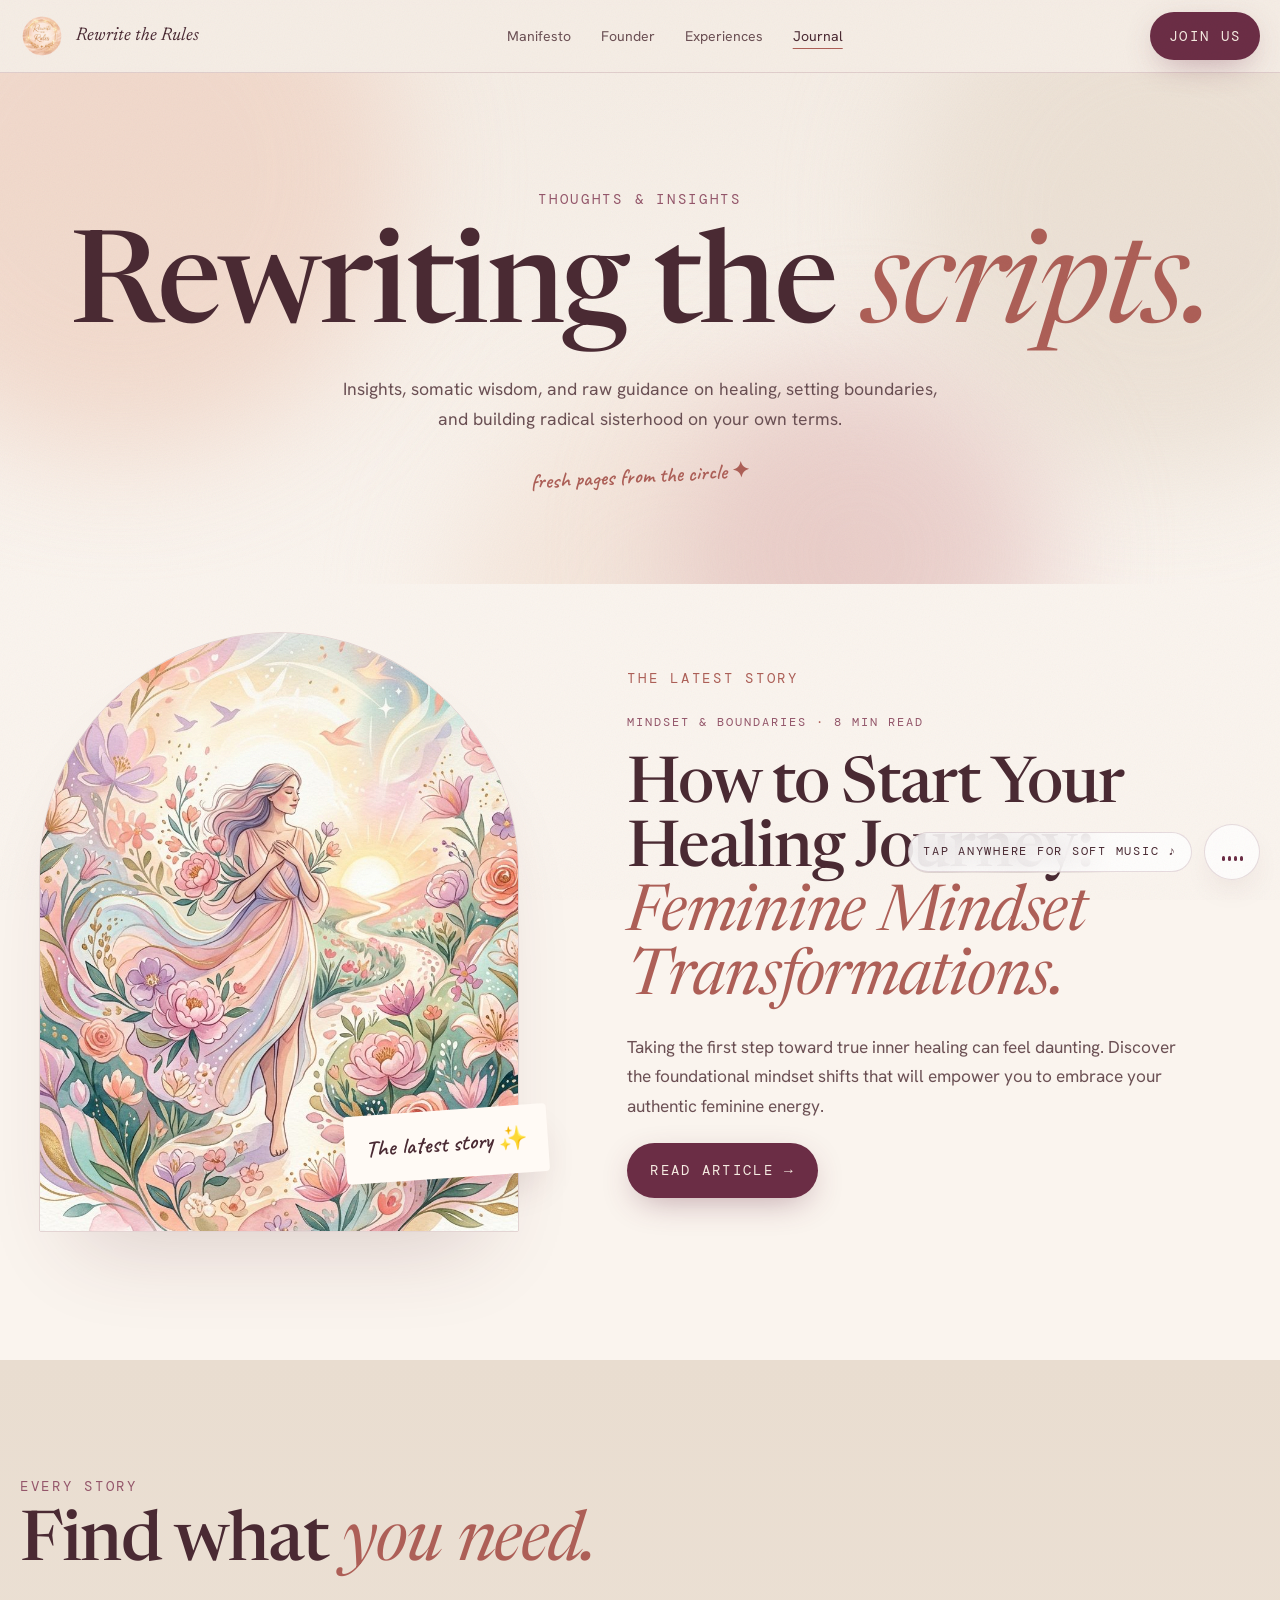
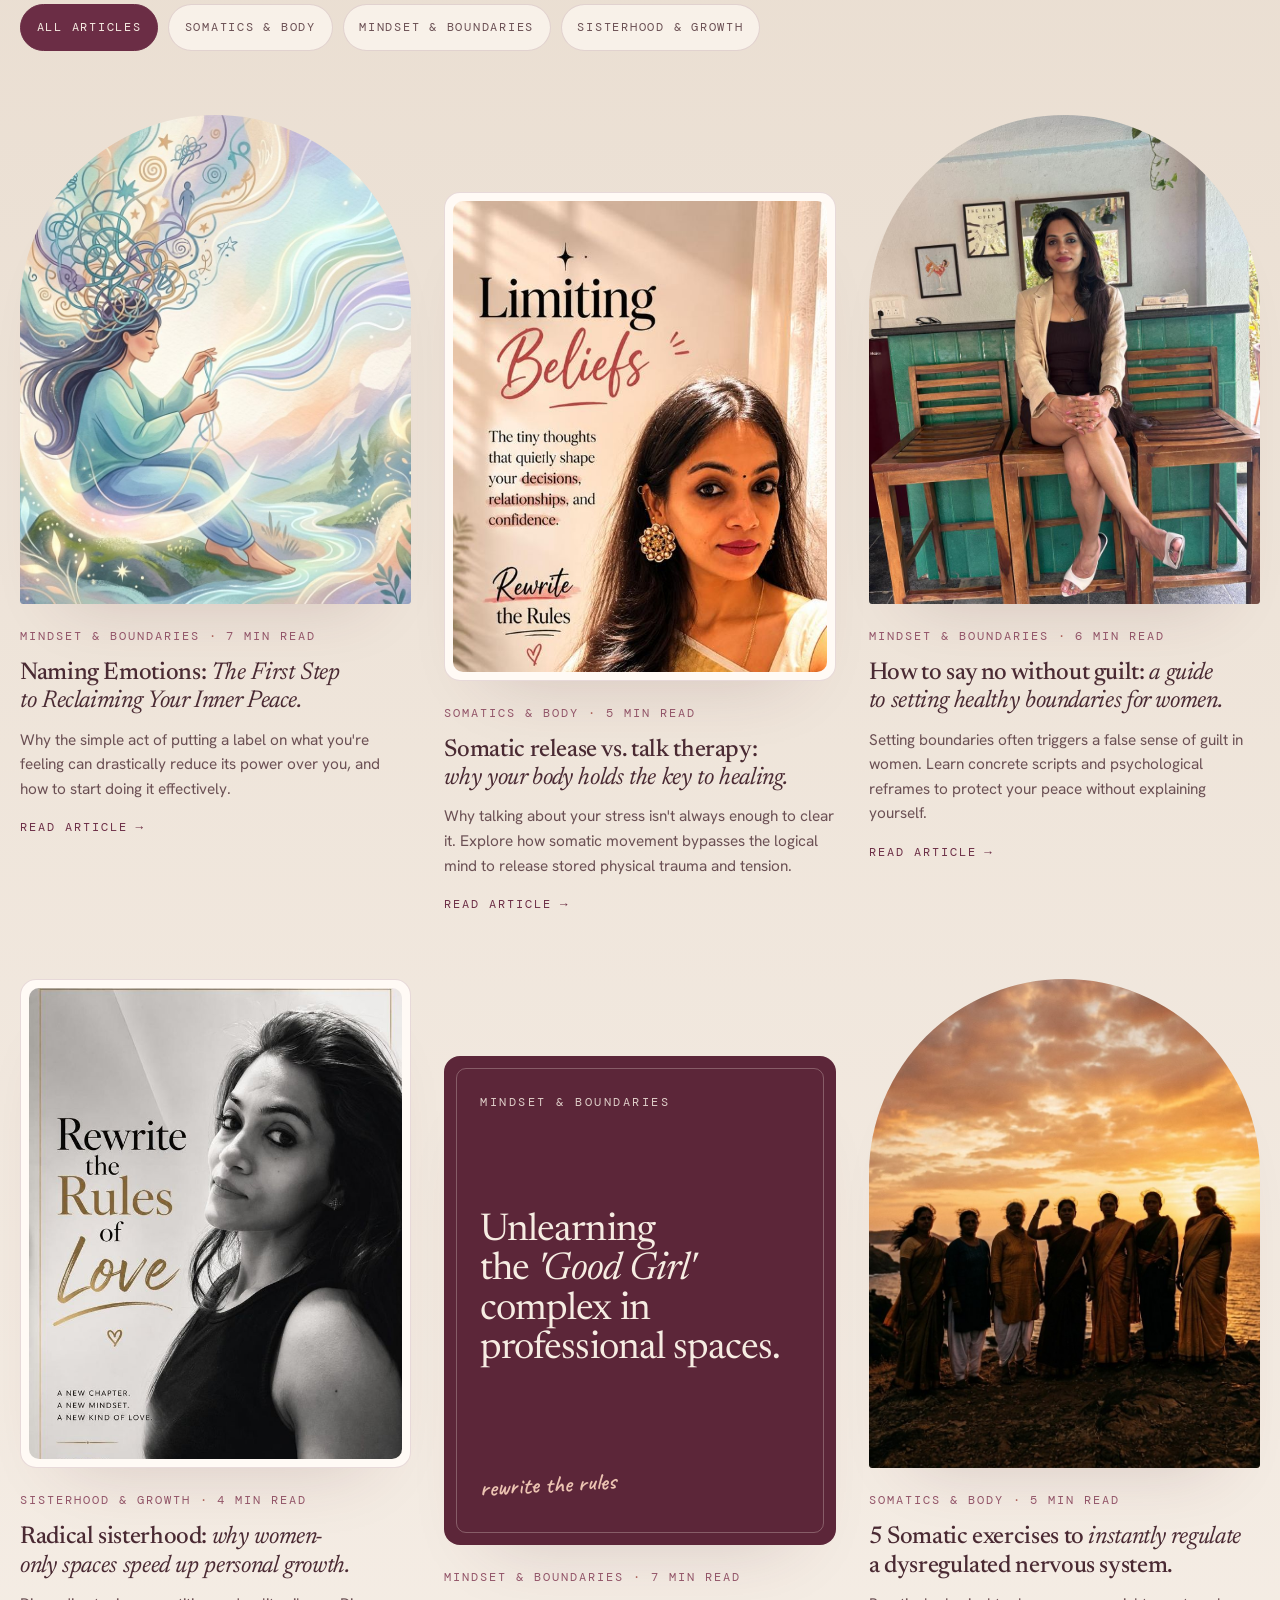
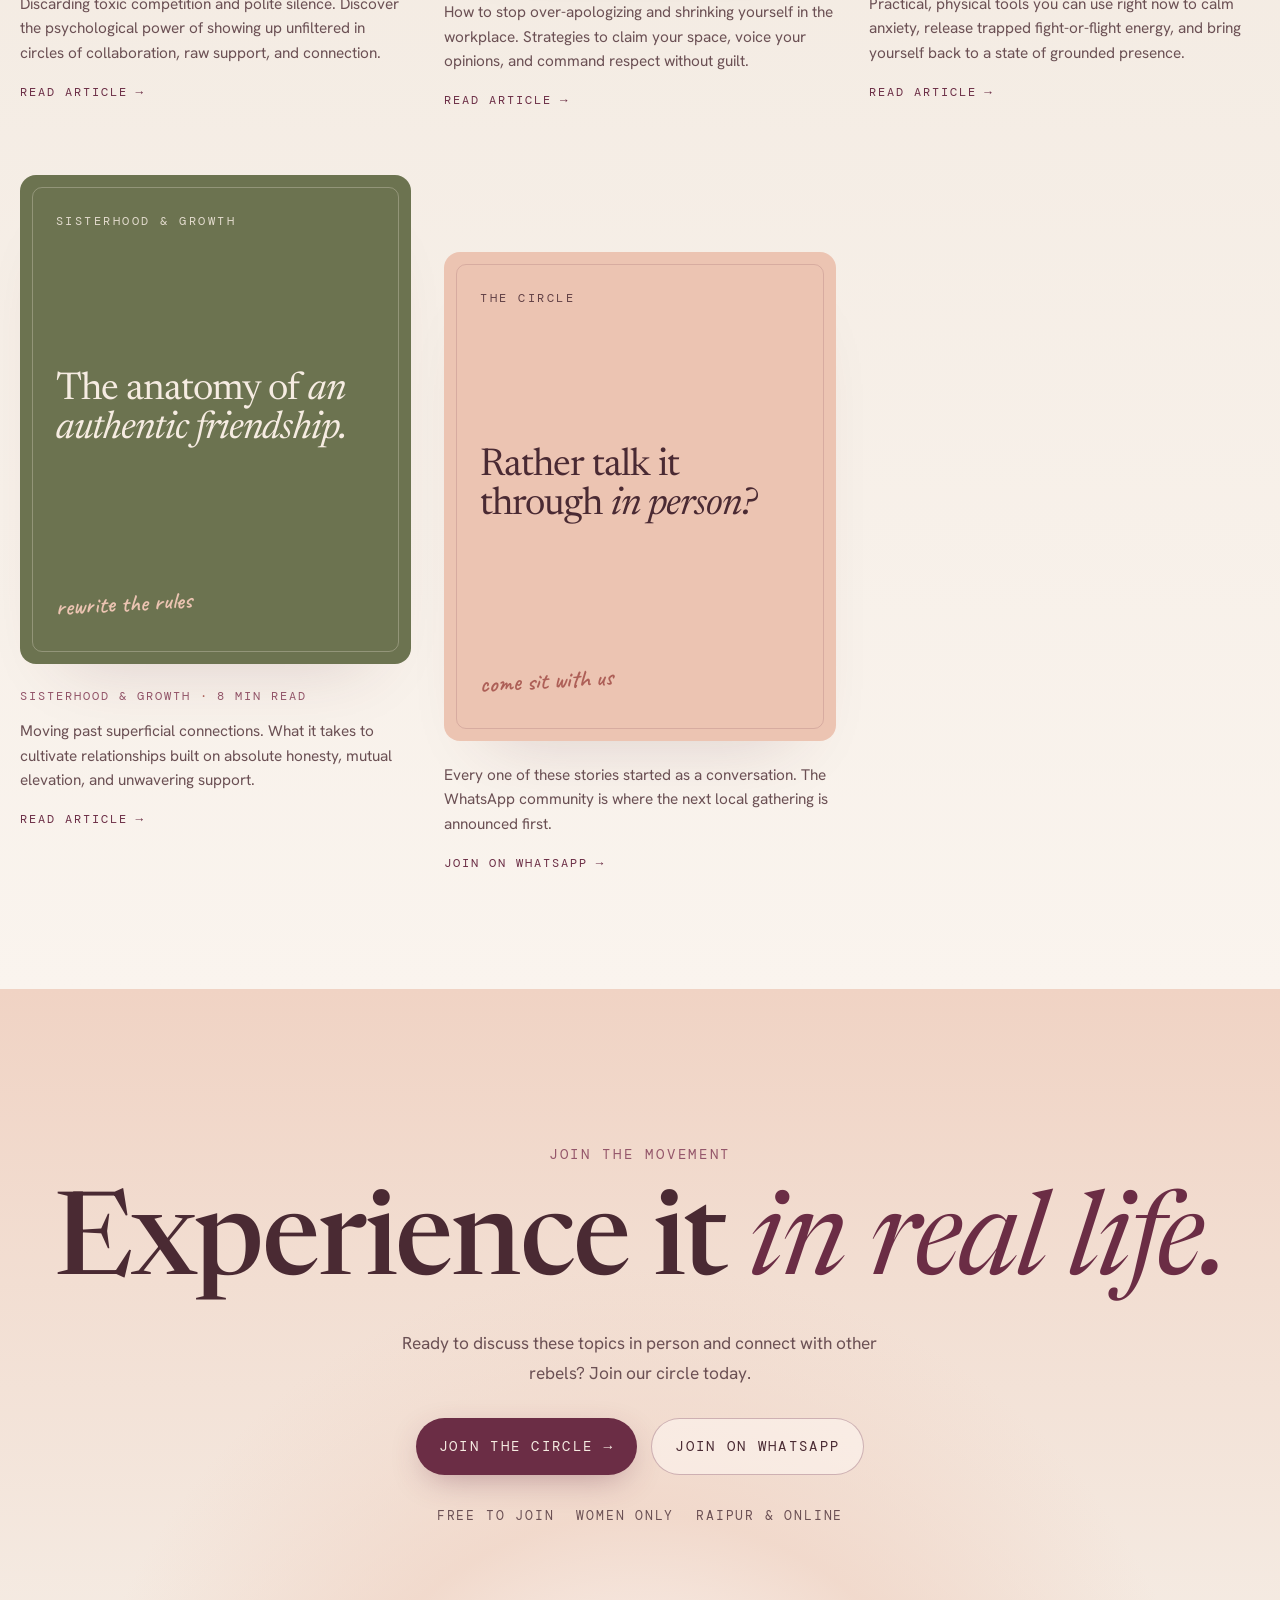
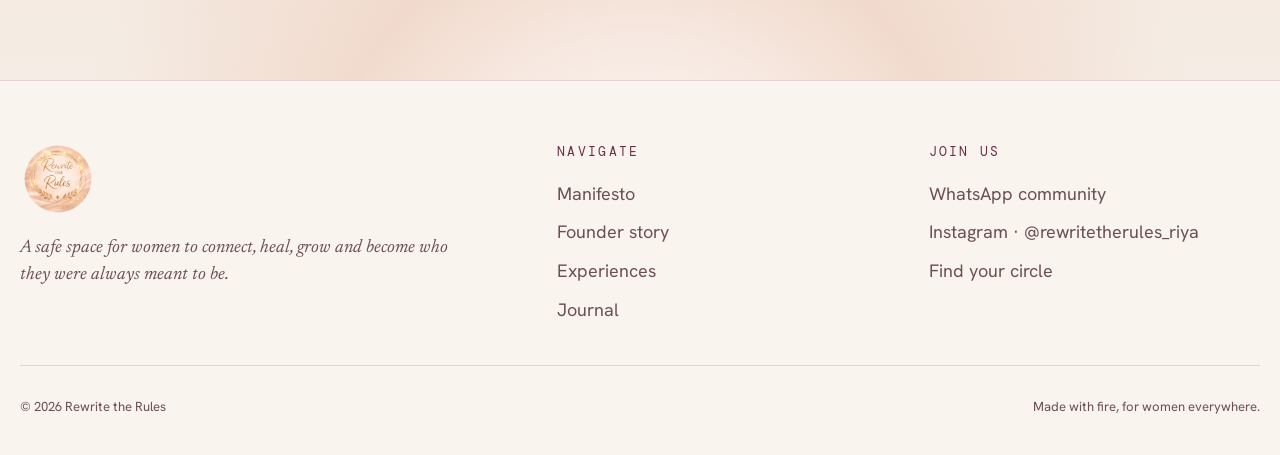
<file: blog.html>
<!doctype html>
<html lang="en">
<head>
<meta charset="utf-8">
<meta name="viewport" content="width=device-width, initial-scale=1, viewport-fit=cover">
<title>Blog &amp; Insights — Rewrite the Rules</title>
<link rel="icon" type="image/png" href="assets/favicon.png">
<link rel="manifest" href="manifest.webmanifest">
<meta name="theme-color" content="#f5ede5">
<meta name="apple-mobile-web-app-capable" content="yes">
<meta name="mobile-web-app-capable" content="yes">
<meta name="apple-mobile-web-app-status-bar-style" content="default">
<meta name="apple-mobile-web-app-title" content="Rewrite">
<link rel="apple-touch-icon" href="assets/apple-touch-icon.png">
<meta name="description" content="Thoughts, somatic guidance, and mindset insights on rewriting the rules of women&#x27;s growth and healing. Global.">
<meta property="og:type" content="website">
<meta property="og:title" content="The Journal — Rewrite the Rules">
<meta property="og:description" content="Thoughts, somatic guidance, and mindset insights on rewriting the rules of women&#x27;s growth and healing. Global.">
<meta property="og:image" content="https://www.rewritetherules.in/assets/healing-journey-sm.jpg">
<link rel="preconnect" href="https://fonts.googleapis.com">
<link rel="preconnect" href="https://fonts.gstatic.com" crossorigin>
<link rel="stylesheet" href="https://fonts.googleapis.com/css2?family=Newsreader:ital,opsz,wght@0,6..72,300..700;1,6..72,300..700&family=Hanken+Grotesk:wght@400;500;600&family=DM+Mono:wght@400;500&family=Caveat:wght@400..700&display=swap">
<link rel="stylesheet" href="assets/site.css">
<link rel="stylesheet" href="assets/journal.css">
</head>
<body>

<nav class="nav band" aria-label="Main">
  <div class="wrap">
    <a class="brand" href="index.html"><img src="assets/logo-sm.png" alt="Rewrite the Rules"><span>Rewrite the Rules</span></a>
    <ul>
      <li><a href="manifesto.html">Manifesto</a></li>
      <li><a href="founder.html">Founder</a></li>
      <li><a href="experiences.html">Experiences</a></li>
      <li><a href="blog.html" aria-current="page">Journal</a></li>
    </ul>
    <a class="btn btn-gold" href="join.html">Join us</a>
  </div>
</nav>

<main>
<header class="j-head band">
  <div class="aurora" aria-hidden="true"><i></i><i></i><i></i><i></i></div>
  <div class="wrap">
    <div class="eyebrow">Thoughts &amp; Insights</div>
    <h1>Rewriting the <em>scripts.</em></h1>
    <p>Insights, somatic wisdom, and raw guidance on healing, setting boundaries, and building radical sisterhood on your own terms.</p>
    <span class="hand j-note" aria-hidden="true">fresh pages from the circle ✦</span>
  </div>
</header>

<section class="featured band" data-category="mindset" aria-label="Latest story">
  <div class="wrap">
    <a class="arch-wrap featured-media" href="blog-healing-journey.html" tabindex="-1" aria-hidden="true">
      <span class="arch"><img src="assets/healing-journey-sm.jpg" alt="" decoding="async"></span>
      <span class="arch-tag">The latest story ✨</span>
    </a>
    <div class="featured-copy">
      <div class="eyebrow">The latest story</div>
      <span class="meta"><span>Mindset &amp; Boundaries</span><span>8 Min Read</span></span>
      <h2><a href="blog-healing-journey.html">How to Start Your Healing Journey: <em>Feminine Mindset Transformations.</em></a></h2>
      <p>Taking the first step toward true inner healing can feel daunting. Discover the foundational mindset shifts that will empower you to embrace your authentic feminine energy.</p>
      <div><a class="btn btn-gold" href="blog-healing-journey.html">Read article <span class="arr">→</span></a></div>
    </div>
  </div>
</section>

<section class="stories band" aria-labelledby="stories-h">
  <div class="wrap">
    <header class="j-sec-head">
      <div><div class="eyebrow">Every story</div><h2 id="stories-h">Find what <em>you need.</em></h2></div>
      <ul class="filter" aria-label="Filter stories by topic"><li><button type="button" data-filter="all" aria-pressed="true">All Articles</button></li><li><button type="button" data-filter="somatics" aria-pressed="false">Somatics &amp; Body</button></li><li><button type="button" data-filter="mindset" aria-pressed="false">Mindset &amp; Boundaries</button></li><li><button type="button" data-filter="sisterhood" aria-pressed="false">Sisterhood &amp; Growth</button></li></ul>
    </header>
    <p class="sr-only" id="filter-status" aria-live="polite"></p>
    <ul class="grid" id="grid">
      <li class="card" data-category="mindset"><a href="blog-naming-emotions.html"><span class="card-media m-arch"><img src="assets/naming-emotions-sm.jpg" alt="Abstract illustration of naming emotions" loading="lazy" decoding="async"></span><span class="card-body"><span class="meta"><span>Mindset &amp; Boundaries</span><span>7 Min Read</span></span><h3 class="card-title">Naming Emotions: <em>The First Step to Reclaiming Your Inner Peace.</em></h3><span class="card-ex">Why the simple act of putting a label on what you're feeling can drastically reduce its power over you, and how to start doing it effectively.</span><span class="go">Read article <span aria-hidden="true">→</span></span></span></a></li>
      <li class="card lift" data-category="somatics"><a href="blog-somatic-release.html"><span class="card-media m-poster"><img src="assets/quote-beliefs-sm.jpg" alt="Quote poster on limiting beliefs: the tiny thoughts that quietly shape your decisions, relationships and confidence" loading="lazy" decoding="async"></span><span class="card-body"><span class="meta"><span>Somatics &amp; Body</span><span>5 Min Read</span></span><h3 class="card-title">Somatic release vs. talk therapy: <em>why your body holds the key to healing.</em></h3><span class="card-ex">Why talking about your stress isn't always enough to clear it. Explore how somatic movement bypasses the logical mind to release stored physical trauma and tension.</span><span class="go">Read article <span aria-hidden="true">→</span></span></span></a></li>
      <li class="card" data-category="mindset"><a href="blog-say-no.html"><span class="card-media m-arch"><img src="assets/riya-stool.jpg" alt="Riya Arora setting boundaries" loading="lazy" decoding="async"></span><span class="card-body"><span class="meta"><span>Mindset &amp; Boundaries</span><span>6 Min Read</span></span><h3 class="card-title">How to say no without guilt: <em>a guide to setting healthy boundaries for women.</em></h3><span class="card-ex">Setting boundaries often triggers a false sense of guilt in women. Learn concrete scripts and psychological reframes to protect your peace without explaining yourself.</span><span class="go">Read article <span aria-hidden="true">→</span></span></span></a></li>
      <li class="card" data-category="sisterhood"><a href="blog-radical-sisterhood.html"><span class="card-media m-poster"><img src="assets/quote-love-sm.jpg" alt="Quote poster: rewrite the rules of love" loading="lazy" decoding="async"></span><span class="card-body"><span class="meta"><span>Sisterhood &amp; Growth</span><span>4 Min Read</span></span><h3 class="card-title">Radical sisterhood: <em>why women-only spaces speed up personal growth.</em></h3><span class="card-ex">Discarding toxic competition and polite silence. Discover the psychological power of showing up unfiltered in circles of collaboration, raw support, and connection.</span><span class="go">Read article <span aria-hidden="true">→</span></span></span></a></li>
      <li class="card lift" data-category="mindset"><a href="blog-good-girl.html"><span class="card-media m-tile plum"><span class="tile-k">Mindset &amp; Boundaries</span><h3 class="tile-title">Unlearning the <em>'Good Girl'</em> complex in professional spaces.</h3><span class="tile-sig">rewrite the rules</span></span><span class="card-body"><span class="meta"><span>Mindset &amp; Boundaries</span><span>7 Min Read</span></span><span class="card-ex">How to stop over-apologizing and shrinking yourself in the workplace. Strategies to claim your space, voice your opinions, and command respect without guilt.</span><span class="go">Read article <span aria-hidden="true">→</span></span></span></a></li>
      <li class="card" data-category="somatics"><a href="blog-5-somatic.html"><span class="card-media m-arch"><img src="assets/hero-bg-sm.jpg" alt="Women standing together on a clifftop at sunset, one with a raised fist" loading="lazy" decoding="async"></span><span class="card-body"><span class="meta"><span>Somatics &amp; Body</span><span>5 Min Read</span></span><h3 class="card-title">5 Somatic exercises to <em>instantly regulate</em> a dysregulated nervous system.</h3><span class="card-ex">Practical, physical tools you can use right now to calm anxiety, release trapped fight-or-flight energy, and bring yourself back to a state of grounded presence.</span><span class="go">Read article <span aria-hidden="true">→</span></span></span></a></li>
      <li class="card" data-category="sisterhood"><a href="blog-authentic-friendship.html"><span class="card-media m-tile olive"><span class="tile-k">Sisterhood &amp; Growth</span><h3 class="tile-title">The anatomy of <em>an authentic friendship.</em></h3><span class="tile-sig">rewrite the rules</span></span><span class="card-body"><span class="meta"><span>Sisterhood &amp; Growth</span><span>8 Min Read</span></span><span class="card-ex">Moving past superficial connections. What it takes to cultivate relationships built on absolute honesty, mutual elevation, and unwavering support.</span><span class="go">Read article <span aria-hidden="true">→</span></span></span></a></li>
      <li class="card promo lift"><a href="https://chat.whatsapp.com/JGxNVN498TELuokR7WVNBc"><span class="card-media m-tile blush"><span class="tile-k">The circle</span><span class="tile-title">Rather talk it through <em>in person?</em></span><span class="tile-sig">come sit with us</span></span><span class="card-body"><span class="card-ex">Every one of these stories started as a conversation. The WhatsApp community is where the next local gathering is announced first.</span><span class="go">Join on WhatsApp <span aria-hidden="true">→</span></span></span></a></li>
    </ul>
  </div>
</section>

<section class="final band" id="join">
  <div class="wrap">
    <div class="eyebrow">Join the Movement</div>
    <h2>Experience it <em>in real life.</em></h2>
    <p>Ready to discuss these topics in person and connect with other rebels? Join our circle today.</p>
    <div class="hero-ctas j-ctas">
      <a class="btn btn-gold" href="join.html">Join the Circle <span class="arr">→</span></a>
      <a class="btn btn-ghost" href="https://chat.whatsapp.com/JGxNVN498TELuokR7WVNBc">Join on WhatsApp</a>
    </div>
    <div class="trust"><span>Free to join</span><span>Women only</span><span>Raipur &amp; online</span></div>
  </div>
</section>
</main>

<footer class="band">
  <div class="wrap">
    <div class="f-brand">
      <img src="assets/logo-sm.png" alt="Rewrite the Rules logo">
      <p>A safe space for women to connect, heal, grow and become who they were always meant to be.</p>
    </div>
    <div>
      <h4>Navigate</h4>
      <ul>
        <li><a href="manifesto.html">Manifesto</a></li>
        <li><a href="founder.html">Founder story</a></li>
        <li><a href="experiences.html">Experiences</a></li>
        <li><a href="blog.html">Journal</a></li>
      </ul>
    </div>
    <div>
      <h4>Join us</h4>
      <ul>
        <li><a href="https://chat.whatsapp.com/JGxNVN498TELuokR7WVNBc">WhatsApp community</a></li>
        <li><a href="https://www.instagram.com/rewritetherules_riya">Instagram · @rewritetherules_riya</a></li>
        <li><a href="join.html">Find your circle</a></li>
      </ul>
    </div>
    <div class="f-bottom"><span>© 2026 Rewrite the Rules</span><span>Made with fire, for women everywhere.</span></div>
  </div>
</footer>

<div class="sound" id="sound">
  <button type="button" id="sound-btn" aria-pressed="false" aria-label="Play soft music"><span class="bars" aria-hidden="true"><span></span><span></span><span></span><span></span></span></button>
  <span class="hint" id="sound-hint">Tap anywhere for soft music ♪</span>
</div>

<script src="assets/music.js"></script>
<script src="assets/nav.js"></script>
<script>
(function(){
  // Topic filter (ported from the original journal). Also honours blog.html#somatics etc.
  var btns=[].slice.call(document.querySelectorAll('.filter button'));
  var items=[].slice.call(document.querySelectorAll('main [data-category]'));
  var status=document.getElementById('filter-status');
  var valid=btns.map(function(b){return b.getAttribute('data-filter')});
  function apply(f,update){
    var n=0,shown=0;
    btns.forEach(function(b){b.setAttribute('aria-pressed',String(b.getAttribute('data-filter')===f))});
    items.forEach(function(el){
      var show=f==='all'||el.getAttribute('data-category')===f;
      el.hidden=!show;
      if(show&&el.classList.contains('card'))shown++;
    });
    [].slice.call(document.querySelectorAll('#grid > .card:not([hidden])')).forEach(function(el){el.classList.toggle('lift',n%3===1);n++;});
    if(update){
      status.textContent=shown+(shown===1?' story':' stories')+' in this topic';
      try{history.replaceState(null,'',f==='all'?location.pathname:'#'+f)}catch(e){}
    }
  }
  btns.forEach(function(b){b.addEventListener('click',function(){apply(b.getAttribute('data-filter'),true)})});
  function fromHash(){var h=location.hash.slice(1);apply(valid.indexOf(h)>0?h:'all',false);}
  window.addEventListener('hashchange',fromHash);
  fromHash();
})();
</script>
</body>
</html>
</file>
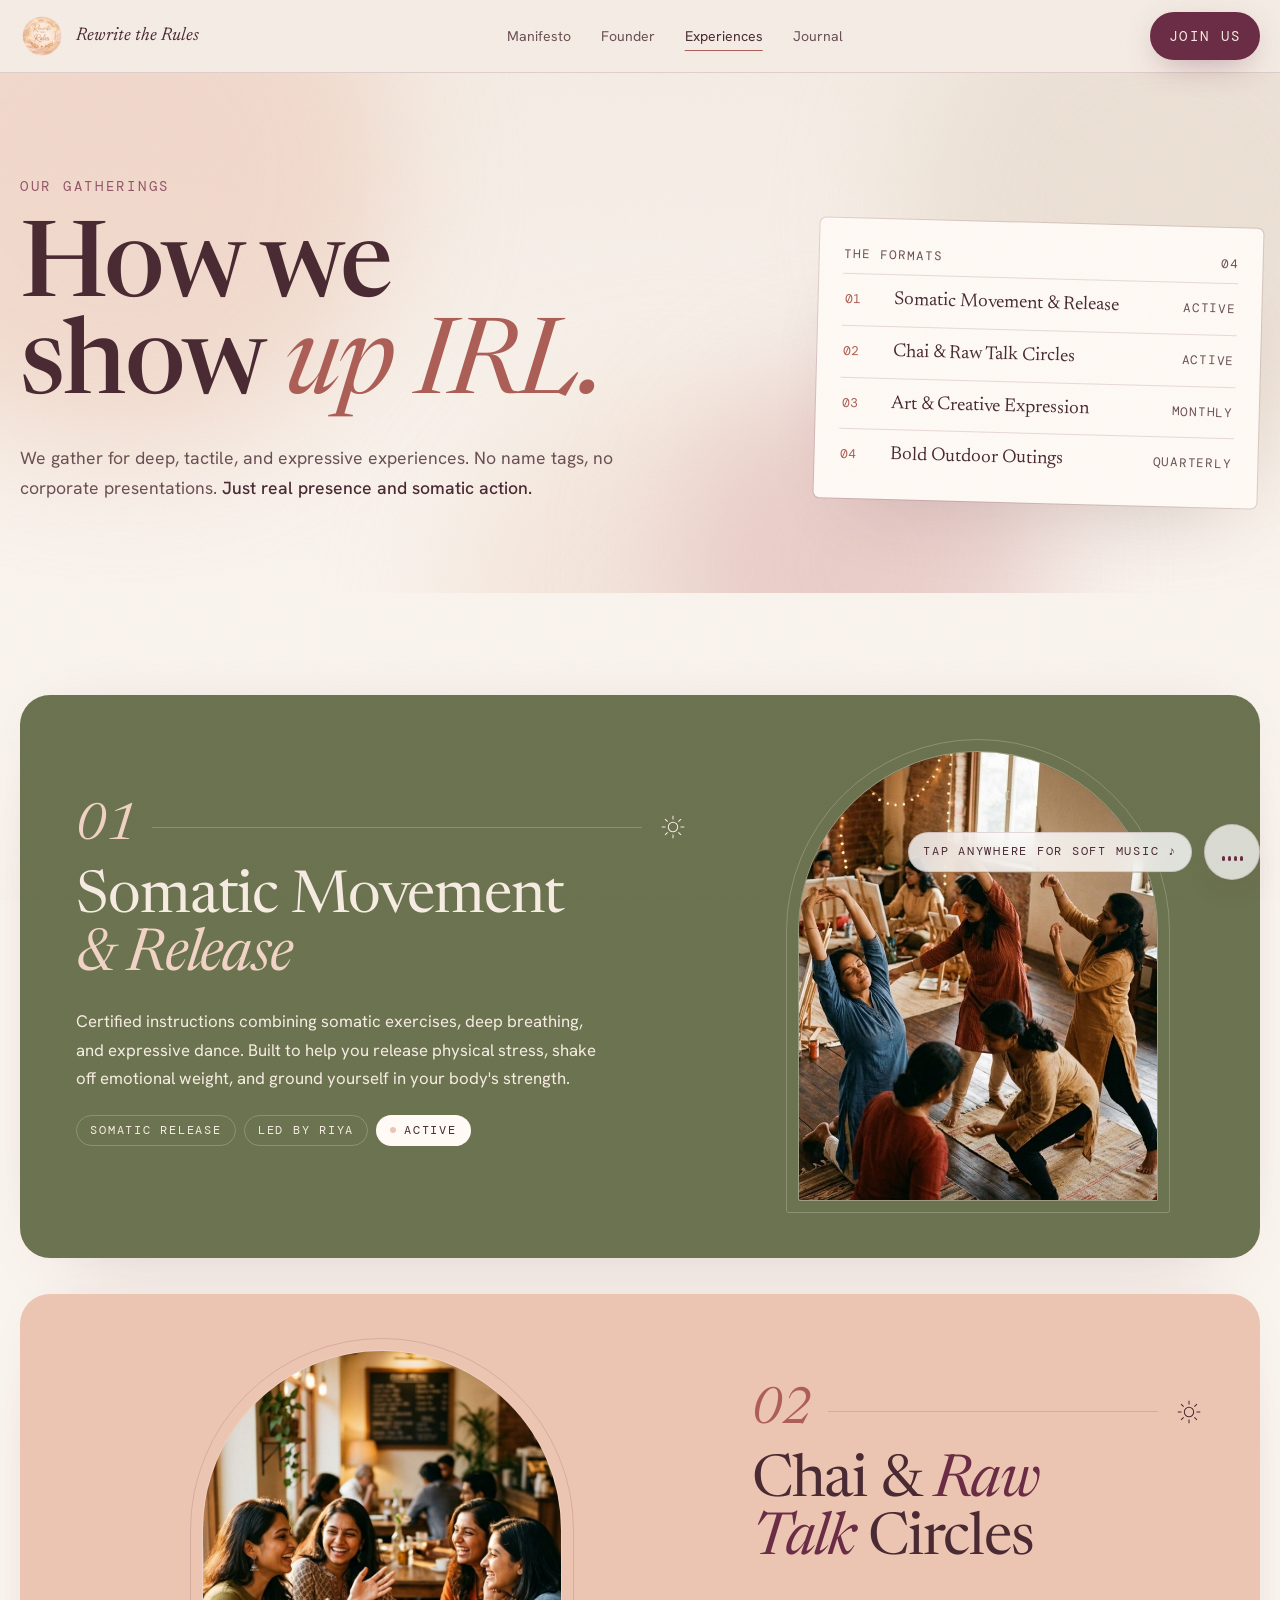
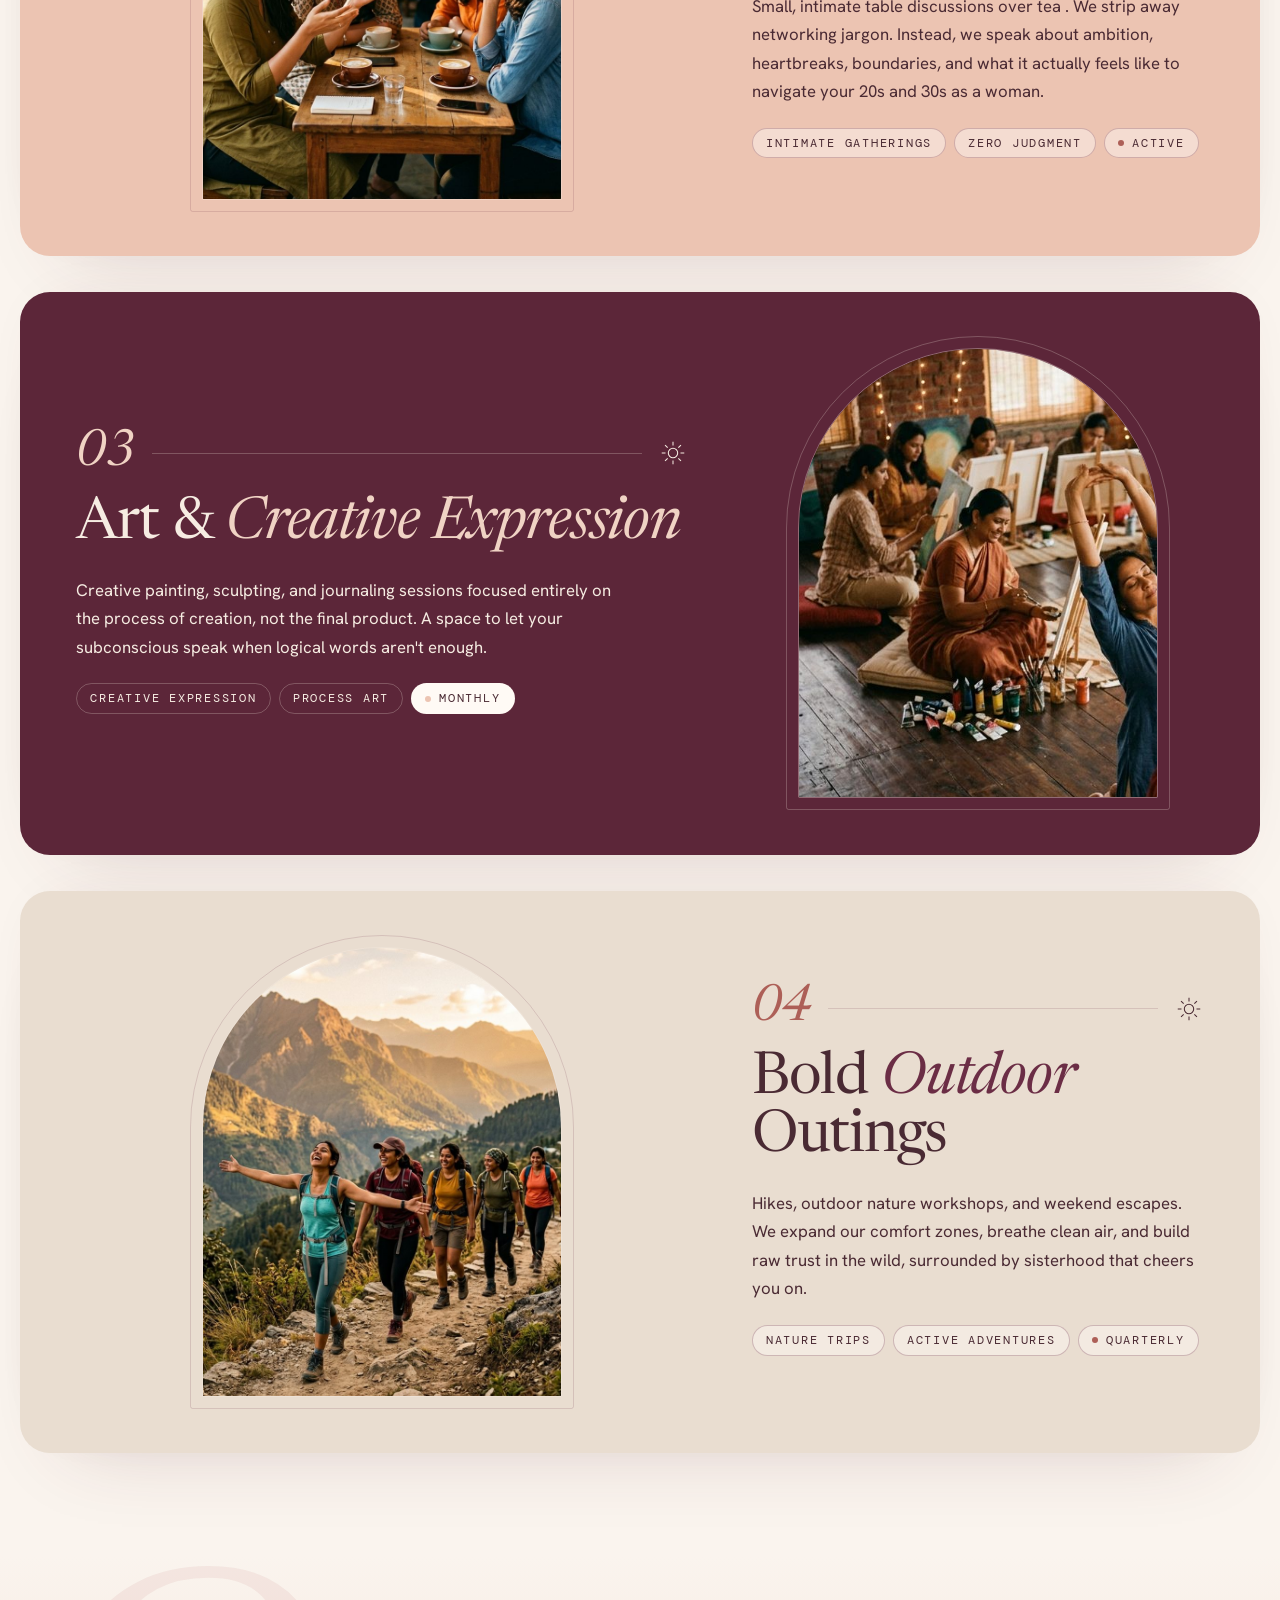
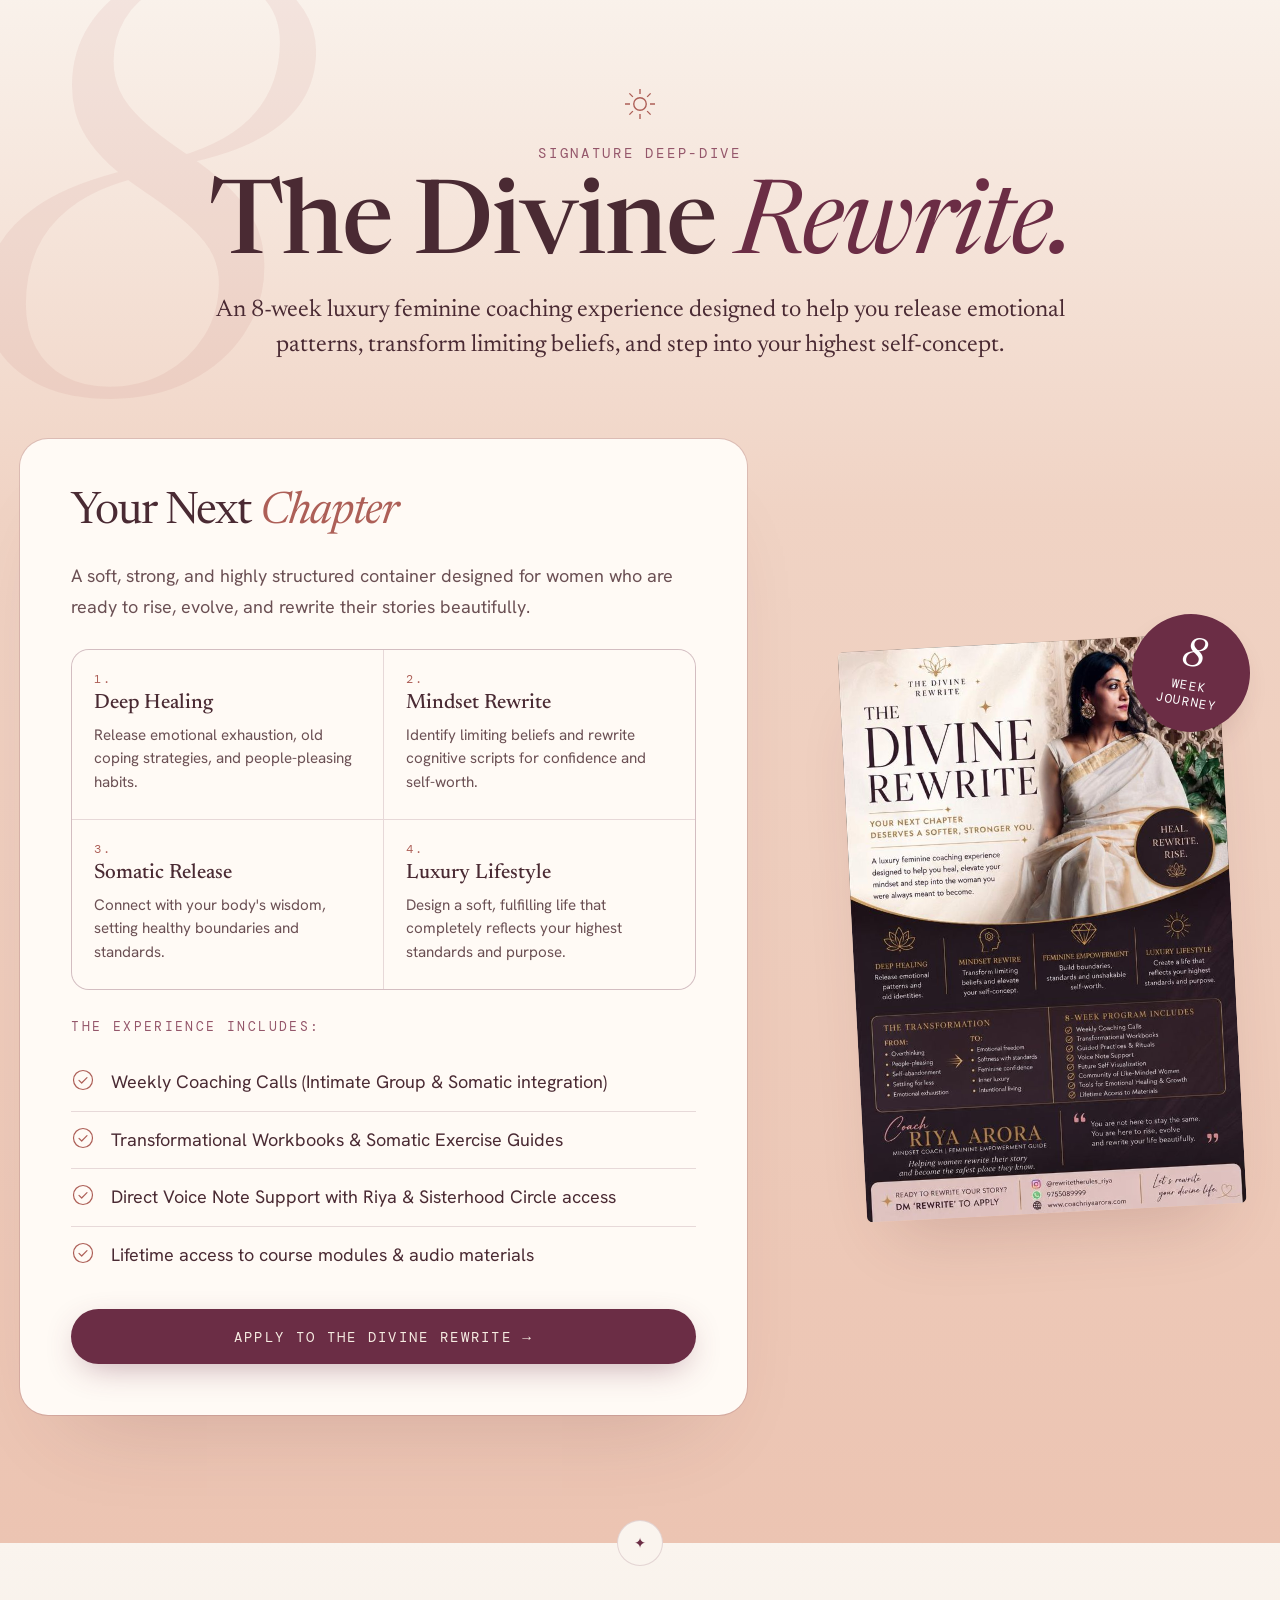
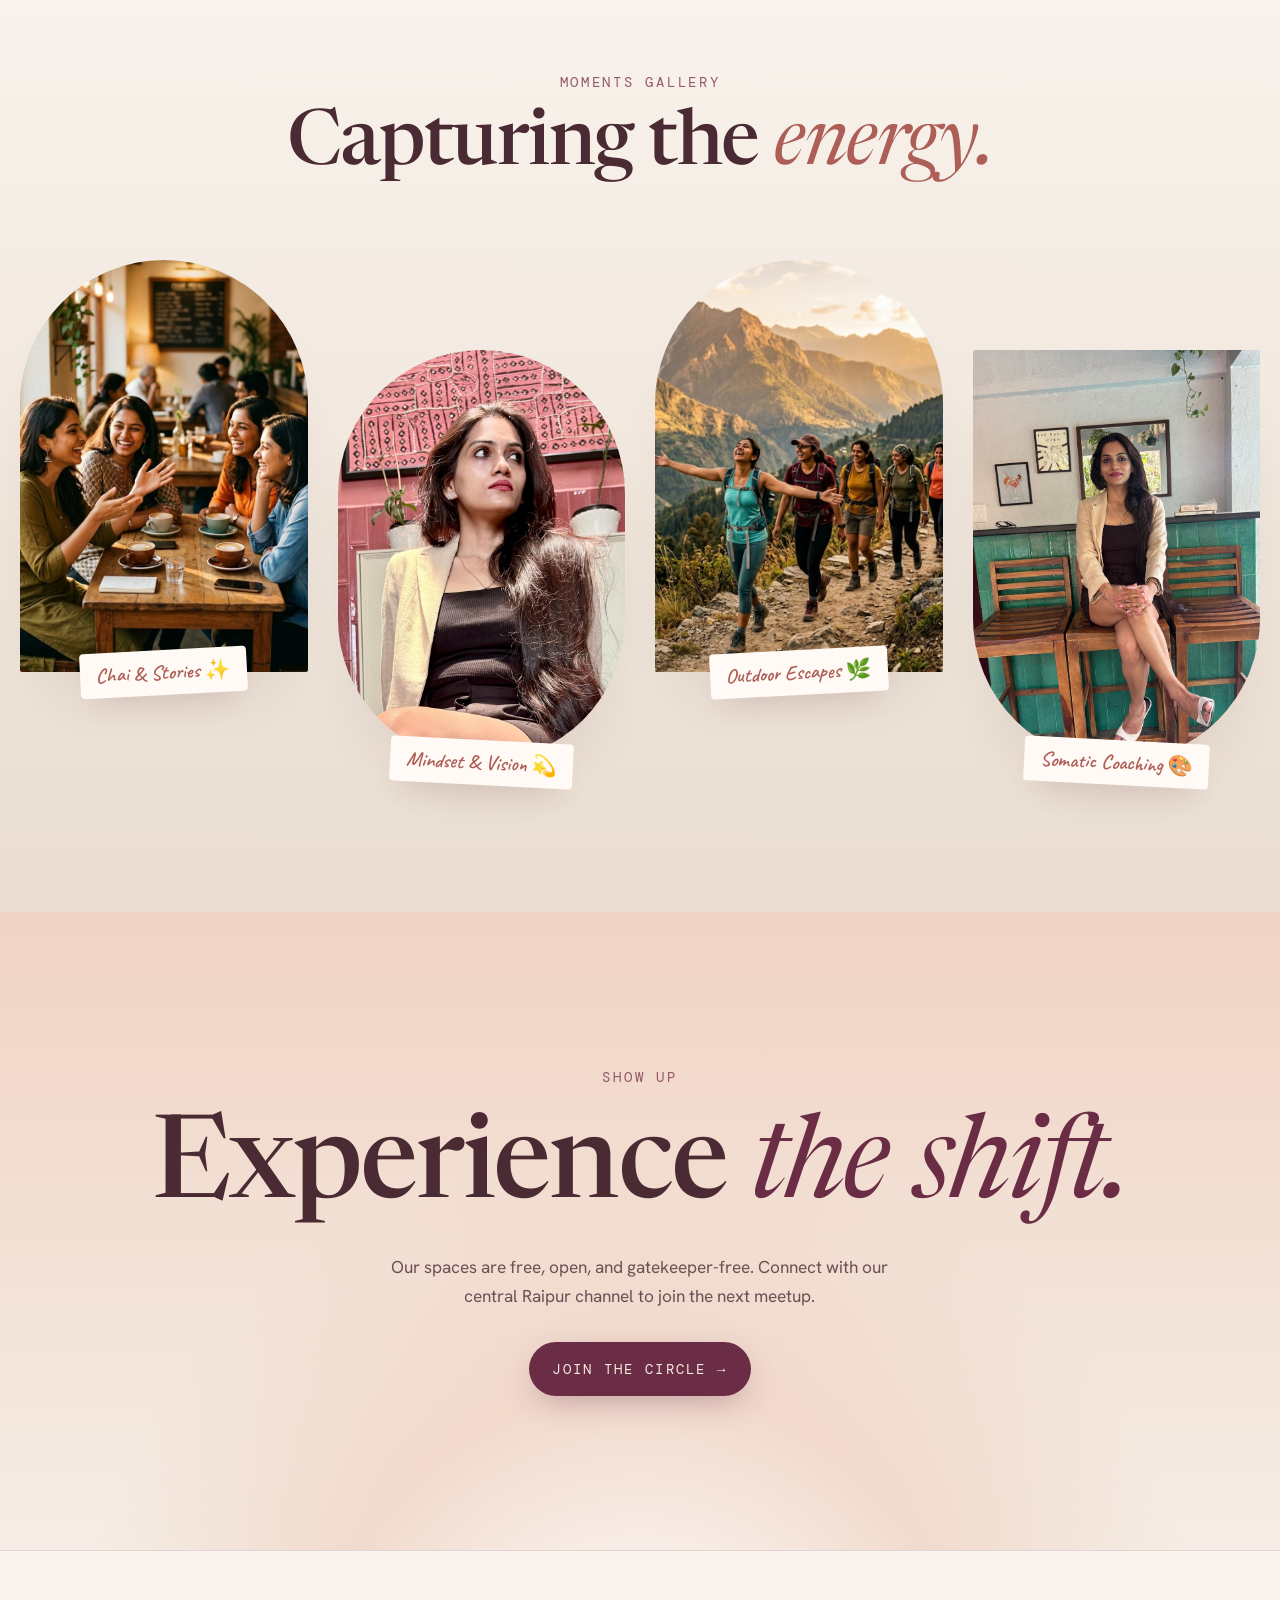
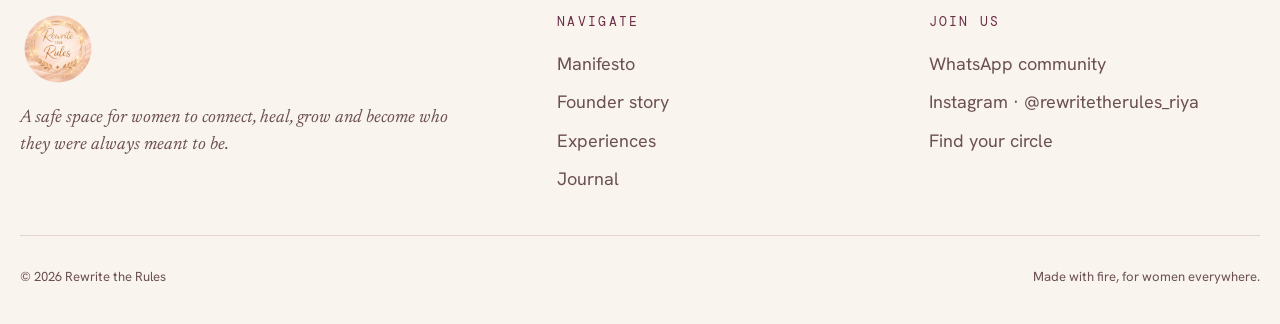
<file: experiences.html>
<!doctype html>
<html lang="en">
<head>
<meta charset="utf-8">
<meta name="viewport" content="width=device-width, initial-scale=1, viewport-fit=cover">
<title>Experiences & Circles — Rewrite the Rules</title>
<link rel="icon" type="image/png" href="assets/favicon.png">
<link rel="manifest" href="manifest.webmanifest">
<meta name="theme-color" content="#f5ede5">
<meta name="apple-mobile-web-app-capable" content="yes">
<meta name="mobile-web-app-capable" content="yes">
<meta name="apple-mobile-web-app-status-bar-style" content="default">
<meta name="apple-mobile-web-app-title" content="Rewrite">
<link rel="apple-touch-icon" href="assets/apple-touch-icon.png">
<meta name="description" content="Explore our event formats . From somatic movement and art circles to outdoor trips and raw conversations over tea.">
<meta property="og:type" content="website">
<meta property="og:title" content="Experiences & Circles — Rewrite the Rules">
<meta property="og:description" content="Explore our event formats . From somatic movement and art circles to outdoor trips and raw conversations over tea.">
<meta property="og:image" content="https://www.rewritetherules.in/assets/workshop.jpg">
<link rel="preconnect" href="https://fonts.googleapis.com">
<link rel="preconnect" href="https://fonts.gstatic.com" crossorigin>
<link rel="stylesheet" href="https://fonts.googleapis.com/css2?family=Newsreader:ital,opsz,wght@0,6..72,300..700;1,6..72,300..700&family=Hanken+Grotesk:wght@400;500;600&family=DM+Mono:wght@400;500&family=Caveat:wght@400..700&display=swap">
<link rel="stylesheet" href="assets/site.css">
<style>
/* current page in nav */
.nav ul a[aria-current="page"]{color:var(--text);text-decoration:underline;text-decoration-color:var(--rose);text-decoration-thickness:1px;text-underline-offset:9px}

/* ---------- intro ---------- */
.intro{position:relative;overflow:hidden;padding-block:clamp(56px,8vw,112px) clamp(56px,7vw,96px);background:linear-gradient(180deg,var(--night),var(--ivory))}
.intro .wrap{position:relative;display:grid;grid-template-columns:minmax(0,1.3fr) minmax(0,.8fr);gap:clamp(40px,6vw,96px);align-items:end}
@media (max-width:900px){.intro .wrap{grid-template-columns:minmax(0,1fr)}}
.intro-copy{display:flex;flex-direction:column;gap:26px;min-width:0}
.intro h1{font-size:clamp(3rem,8.2vw,6.8rem);line-height:.92;letter-spacing:-.02em}
.intro h1 em{font-weight:400;color:var(--rose)}
.intro .lead{color:var(--muted);font-size:1.1rem;max-width:34em}
.intro .lead strong{color:var(--text);font-weight:500}
.index-card{background:var(--paper);border-radius:6px;padding:26px 24px 18px;box-shadow:0 40px 80px -40px var(--shadow),0 0 0 1px var(--line);transform:rotate(1.5deg);min-width:0}
.index-head{display:flex;justify-content:space-between;gap:12px;font-family:var(--f-mono);font-size:0.78rem;letter-spacing:.16em;text-transform:uppercase;color:var(--muted);margin-bottom:8px}
.index-list{list-style:none;margin:0;padding:0}
.index-list a{display:grid;grid-template-columns:2.2em minmax(0,1fr) auto;gap:10px;align-items:baseline;padding:14px 2px;border-top:1px solid var(--line);text-decoration:none;transition:padding .3s,color .3s}
.index-list .n{font-family:var(--f-mono);font-size:0.80rem;color:var(--rose)}
.index-list .t{font-family:var(--f-display);font-size:1.18rem;line-height:1.2}
.index-list .f{font-family:var(--f-mono);font-size:0.78rem;letter-spacing:.14em;text-transform:uppercase;color:var(--muted)}
.index-list a:hover{padding-left:10px;color:var(--gold)}

/* ---------- formats: stacked cards in olive / blush / plum / beige ---------- */
.formats-sec{padding-block:clamp(64px,8vw,120px);background:var(--ivory)}
.fmt-list{list-style:none;margin:0;padding:0;display:flex;flex-direction:column;gap:clamp(22px,3vw,36px)}
.fmt{position:relative;border-radius:30px;padding:clamp(26px,4.4vw,60px);display:grid;grid-template-columns:minmax(0,1.15fr) minmax(0,.85fr);gap:clamp(28px,5vw,80px);align-items:center;box-shadow:0 -10px 60px -40px var(--shadow),0 40px 80px -50px var(--shadow);overflow:hidden;scroll-margin-top:96px;color:var(--text)}
.fmt.olive{background:var(--olive)}
.fmt.plum{background:var(--wine)}
.fmt.blush{background:var(--blush)}
.fmt.sage{background:var(--sage)}
.fmt.flip .fmt-img{order:-1}
@media (min-width:901px) and (min-height:760px){
  .fmt{position:sticky;top:calc(88px + var(--i) * 16px)}
}
.fmt-copy{display:flex;flex-direction:column;gap:22px;min-width:0}
.fmt-top{display:flex;align-items:center;gap:16px}
.fmt-n{font-family:var(--f-display);font-style:italic;font-size:clamp(2.6rem,4vw,3.4rem);line-height:.8;color:var(--rose)}
.fmt.on-dark .fmt-n{color:var(--peach)}
.fmt-top .rule-line{flex:1;height:1px;background:var(--line)}
.fmt h3{font-size:clamp(2.1rem,4.6vw,3.7rem);line-height:.98;letter-spacing:-.02em;font-weight:400}
.fmt h3 em{font-style:italic}
.fmt.blush h3 em,.fmt.sage h3 em{color:var(--gold)}
.fmt.on-dark h3 em{color:var(--peach)}
.fmt p{font-size:1.05rem;max-width:32em;color:var(--text)}
.fmt.on-dark p{color:var(--cream-text)}
.tags{display:flex;flex-wrap:wrap;gap:8px;list-style:none;margin:0;padding:0}
.tags li{border:1px solid var(--line);border-radius:999px;padding:.55em 1.05em;font-family:var(--f-mono);font-size:0.78rem;letter-spacing:.14em;text-transform:uppercase;line-height:1.2}
.fmt.blush .tags li,.fmt.sage .tags li{border-color:rgba(107,45,69,.28);background:rgba(255,250,245,.45)}
.tags .status{display:inline-flex;align-items:center;gap:8px;background:var(--paper);color:var(--ink);border-color:transparent}
.tags .status::before{content:"";width:6px;height:6px;border-radius:50%;background:var(--rose)}
.fmt-img{min-width:0}
.fmt .arch{max-width:360px;margin-inline:auto;aspect-ratio:4/5;border-color:rgba(246,236,226,.35)}
.fmt .arch img{transform:scale(var(--z,1.04));transform-origin:var(--o,50% 50%)}
.fmt .arch:hover img{transform:scale(calc(var(--z,1.04) + .06))}
.fmt-img .ring{position:relative;max-width:360px;margin-inline:auto}
.fmt-img .ring::after{content:"";position:absolute;inset:-12px;border-radius:999px 999px 14px 14px;border:1px solid var(--line);pointer-events:none}
@media (max-width:900px){
  .fmt{grid-template-columns:minmax(0,1fr)}
  .fmt .fmt-img{order:-1}
  .fmt .arch,.fmt-img .ring{max-width:300px}
}

/* ---------- the divine rewrite ---------- */
.dr{position:relative;overflow:hidden;padding-block:clamp(80px,10vw,140px);background:linear-gradient(180deg,var(--ivory),var(--peach) 35%,var(--blush));color:var(--ink);scroll-margin-top:70px}
.dr-8{position:absolute;left:-3vw;top:4%;font-family:var(--f-display);font-style:italic;font-size:clamp(20rem,46vw,44rem);line-height:.8;color:rgba(173,95,87,.09);pointer-events:none;user-select:none}
.dr .wrap{position:relative}
.dr-head{text-align:center;display:flex;flex-direction:column;align-items:center;gap:18px;margin-bottom:clamp(44px,6vw,80px)}
.dr-head .sun{width:40px;height:40px;color:var(--rose)}
.dr-head h2{font-size:clamp(3rem,8vw,6.6rem);line-height:.9;letter-spacing:-.02em}
.dr-head h2 em{font-weight:400;color:var(--gold)}
.dr-head .lead{font-family:var(--f-display);font-size:clamp(1.2rem,2vw,1.5rem);line-height:1.45;max-width:36em}
.dr-grid{display:grid;grid-template-columns:minmax(0,1.25fr) minmax(0,.75fr);gap:clamp(40px,6vw,96px);align-items:center}
@media (max-width:900px){.dr-grid{grid-template-columns:minmax(0,1fr)}.dr-side{order:-1}}
.dr-card{background:var(--paper);border-radius:28px;padding:clamp(26px,4vw,52px);box-shadow:0 50px 90px -50px var(--shadow),0 0 0 1px var(--line);display:flex;flex-direction:column;gap:26px;min-width:0}
.dr-card h3{font-size:clamp(2rem,3.6vw,2.8rem);font-weight:400;letter-spacing:-.025em;line-height:1}
.dr-card h3 em{font-style:italic;color:var(--rose)}
.dr-card > p{color:var(--ink-muted);max-width:36em}
.modules{list-style:none;margin:0;padding:0;display:grid;grid-template-columns:repeat(2,minmax(0,1fr));gap:1px;background:var(--line);border:1px solid var(--line);border-radius:18px;overflow:hidden}
.modules li{background:var(--paper);padding:22px 22px 24px;display:flex;flex-direction:column;gap:8px;min-width:0}
.modules h4{margin:0;font-family:var(--f-display);font-weight:500;font-size:1.3rem;line-height:1.15}
.modules .m-n{display:block;font-family:var(--f-mono);font-size:0.78rem;letter-spacing:.16em;color:var(--rose);margin-bottom:6px;font-weight:400}
.modules p{color:var(--ink-muted);font-size:.95rem;line-height:1.55}
@media (max-width:560px){.modules{grid-template-columns:minmax(0,1fr)}}
.inc-h{margin:0;font-family:var(--f-mono);font-weight:400;font-size:0.83rem;letter-spacing:.18em;text-transform:uppercase;color:var(--mauve)}
.inc{list-style:none;margin:-10px 0 0;padding:0}
.inc li{display:grid;grid-template-columns:26px minmax(0,1fr);gap:14px;align-items:start;padding:13px 0;border-bottom:1px solid var(--line)}
.inc li:last-child{border-bottom:0}
.inc svg{width:24px;height:24px;color:var(--rose);margin-top:1px}
.dr-cta{justify-content:center;white-space:normal;text-align:center}
.dr-side{min-width:0}
.dr-side .flyer{max-width:380px}
.dr-side .flyer img{width:100%;height:auto}

/* ---------- moments gallery: staggered arches ---------- */
.gallery{padding-block:clamp(80px,10vw,140px)}
section.gallery{background:linear-gradient(180deg,var(--ivory),var(--sage))}
.gallery header{text-align:center;display:flex;flex-direction:column;align-items:center;gap:16px;margin-bottom:clamp(44px,6vw,80px)}
.gallery h2{font-size:clamp(2.6rem,6vw,5.2rem);letter-spacing:-.02em;line-height:.95}
.gallery h2 em{font-weight:400;color:var(--rose)}
.moments{display:grid;grid-template-columns:repeat(4,minmax(0,1fr));gap:clamp(16px,2.4vw,30px);align-items:start;margin:0;padding:0;list-style:none}
.moment{margin:0;position:relative;min-width:0}
.moment:nth-child(even){margin-top:clamp(40px,7vw,96px)}
.moment .frame{position:relative;overflow:hidden;aspect-ratio:3/4.3;box-shadow:0 40px 70px -40px var(--shadow)}
.moment:nth-child(1) .frame{border-radius:999px 999px 14px 14px}
.moment:nth-child(2) .frame{border-radius:999px}
.moment:nth-child(3) .frame{border-radius:999px 999px 14px 14px}
.moment:nth-child(4) .frame{border-radius:14px 14px 999px 999px}
.moment img{width:100%;height:100%;object-fit:cover;transform:scale(1.03);transition:transform 1.2s cubic-bezier(.2,.8,.2,1)}
.moment:hover img{transform:scale(1.09)}
.moment figcaption{position:relative;z-index:1;width:max-content;max-width:100%;margin:-22px auto 0;background:var(--paper);color:var(--rose);font-family:var(--f-hand);font-size:clamp(1.05rem,1.6vw,1.3rem);line-height:1.2;padding:10px 16px;border-radius:4px;box-shadow:0 16px 30px -14px var(--shadow);transform:rotate(-3deg);text-align:center;font-weight:600}
.moment:nth-child(even) figcaption{transform:rotate(3deg)}
@media (max-width:760px){
  .moments{grid-template-columns:repeat(2,minmax(0,1fr));gap:18px 14px}
  .moment:nth-child(even){margin-top:44px}
  .moment figcaption{padding:8px 10px}
}

/* ---------- show up ---------- */
.final .eyebrow{color:var(--mauve)}
</style>
</head>
<body>

<nav class="nav band" aria-label="Main">
  <div class="wrap">
    <a class="brand" href="index.html"><img src="assets/logo-sm.png" alt="Rewrite the Rules"><span>Rewrite the Rules</span></a>
    <ul>
      <li><a href="manifesto.html">Manifesto</a></li>
      <li><a href="founder.html">Founder</a></li>
      <li><a href="experiences.html" aria-current="page">Experiences</a></li>
      <li><a href="blog.html">Journal</a></li>
    </ul>
    <a class="btn btn-gold" href="join.html">Join us</a>
  </div>
</nav>

<header class="intro band">
  <div class="aurora" aria-hidden="true"><i></i><i></i><i></i><i></i></div>
  <div class="wrap">
    <div class="intro-copy">
      <div class="eyebrow">Our Gatherings</div>
      <h1>How we show <em>up IRL.</em></h1>
      <p class="lead">We gather for deep, tactile, and expressive experiences. No name tags, no corporate presentations. <strong>Just real presence and somatic action.</strong></p>
    </div>
    <nav class="index-card" aria-label="Meetup formats">
      <div class="index-head"><span>The formats</span><span>04</span></div>
      <ol class="index-list">
        <li><a href="#somatic-movement"><span class="n">01</span><span class="t">Somatic Movement &amp; Release</span><span class="f">Active</span></a></li>
        <li><a href="#chai-circles"><span class="n">02</span><span class="t">Chai &amp; Raw Talk Circles</span><span class="f">Active</span></a></li>
        <li><a href="#art-expression"><span class="n">03</span><span class="t">Art &amp; Creative Expression</span><span class="f">Monthly</span></a></li>
        <li><a href="#outdoor-outings"><span class="n">04</span><span class="t">Bold Outdoor Outings</span><span class="f">Quarterly</span></a></li>
      </ol>
    </nav>
  </div>
</header>

<section class="formats-sec band" aria-label="Event formats">
  <div class="wrap">
    <ol class="fmt-list">
      <li class="fmt olive on-dark" id="somatic-movement" style="--i:0">
        <div class="fmt-copy">
          <div class="fmt-top"><span class="fmt-n">01</span><span class="rule-line"></span><svg class="sun" viewBox="0 0 32 32" fill="none" stroke="currentColor" stroke-width="1.1" aria-hidden="true"><circle cx="16" cy="16" r="5"/><path d="M16 4v4M16 24v4M4 16h4M24 16h4M7.5 7.5l2.8 2.8M21.7 21.7l2.8 2.8M7.5 24.5l2.8-2.8M21.7 10.3l2.8-2.8"/></svg></div>
          <h3>Somatic Movement <em>&amp; Release</em></h3>
          <p>Certified instructions combining somatic exercises, deep breathing, and expressive dance. Built to help you release physical stress, shake off emotional weight, and ground yourself in your body's strength.</p>
          <ul class="tags"><li>Somatic Release</li><li>Led by Riya</li><li class="status">Active</li></ul>
        </div>
        <div class="fmt-img"><div class="ring"><div class="arch" style="--z:1.22;--o:100% 50%"><img style="object-position:100% 50%" src="assets/workshop.jpg" alt="Movement therapy circle" width="1000" height="1000" loading="lazy"></div></div></div>
      </li>

      <li class="fmt blush flip" id="chai-circles" style="--i:1">
        <div class="fmt-copy">
          <div class="fmt-top"><span class="fmt-n">02</span><span class="rule-line"></span><svg class="sun" viewBox="0 0 32 32" fill="none" stroke="currentColor" stroke-width="1.1" aria-hidden="true"><circle cx="16" cy="16" r="5"/><path d="M16 4v4M16 24v4M4 16h4M24 16h4M7.5 7.5l2.8 2.8M21.7 21.7l2.8 2.8M7.5 24.5l2.8-2.8M21.7 10.3l2.8-2.8"/></svg></div>
          <h3>Chai &amp; <em>Raw Talk</em> Circles</h3>
          <p>Small, intimate table discussions over tea . We strip away networking jargon. Instead, we speak about ambition, heartbreaks, boundaries, and what it actually feels like to navigate your 20s and 30s as a woman.</p>
          <ul class="tags"><li>Intimate Gatherings</li><li>Zero Judgment</li><li class="status">Active</li></ul>
        </div>
        <div class="fmt-img"><div class="ring"><div class="arch"><img src="assets/meetup.jpg" alt="Tea circles" width="1024" height="1024" loading="lazy"></div></div></div>
      </li>

      <li class="fmt plum on-dark" id="art-expression" style="--i:2">
        <div class="fmt-copy">
          <div class="fmt-top"><span class="fmt-n">03</span><span class="rule-line"></span><svg class="sun" viewBox="0 0 32 32" fill="none" stroke="currentColor" stroke-width="1.1" aria-hidden="true"><circle cx="16" cy="16" r="5"/><path d="M16 4v4M16 24v4M4 16h4M24 16h4M7.5 7.5l2.8 2.8M21.7 21.7l2.8 2.8M7.5 24.5l2.8-2.8M21.7 10.3l2.8-2.8"/></svg></div>
          <h3>Art &amp; <em>Creative Expression</em></h3>
          <p>Creative painting, sculpting, and journaling sessions focused entirely on the process of creation, not the final product. A space to let your subconscious speak when logical words aren't enough.</p>
          <ul class="tags"><li>Creative Expression</li><li>Process Art</li><li class="status">Monthly</li></ul>
        </div>
        <div class="fmt-img"><div class="ring"><div class="arch" style="--z:1.7;--o:0% 45%"><img style="object-position:0% 50%" src="assets/workshop.jpg" alt="Art circle sessions" width="1000" height="1000" loading="lazy"></div></div></div>
      </li>

      <li class="fmt sage flip" id="outdoor-outings" style="--i:3">
        <div class="fmt-copy">
          <div class="fmt-top"><span class="fmt-n">04</span><span class="rule-line"></span><svg class="sun" viewBox="0 0 32 32" fill="none" stroke="currentColor" stroke-width="1.1" aria-hidden="true"><circle cx="16" cy="16" r="5"/><path d="M16 4v4M16 24v4M4 16h4M24 16h4M7.5 7.5l2.8 2.8M21.7 21.7l2.8 2.8M7.5 24.5l2.8-2.8M21.7 10.3l2.8-2.8"/></svg></div>
          <h3>Bold <em>Outdoor</em> Outings</h3>
          <p>Hikes, outdoor nature workshops, and weekend escapes. We expand our comfort zones, breathe clean air, and build raw trust in the wild, surrounded by sisterhood that cheers you on.</p>
          <ul class="tags"><li>Nature Trips</li><li>Active Adventures</li><li class="status">Quarterly</li></ul>
        </div>
        <div class="fmt-img"><div class="ring"><div class="arch"><img src="assets/outdoor.jpg" alt="Outdoor trip" width="1000" height="1000" loading="lazy"></div></div></div>
      </li>
    </ol>
  </div>
</section>

<section class="dr band" id="divine-rewrite" aria-labelledby="dr-title">
  <div class="dr-8" aria-hidden="true">8</div>
  <div class="wrap">
    <header class="dr-head">
      <svg class="sun" viewBox="0 0 32 32" fill="none" stroke="currentColor" stroke-width="1.1" aria-hidden="true"><circle cx="16" cy="16" r="5"/><path d="M16 4v4M16 24v4M4 16h4M24 16h4M7.5 7.5l2.8 2.8M21.7 21.7l2.8 2.8M7.5 24.5l2.8-2.8M21.7 10.3l2.8-2.8"/></svg>
      <div class="eyebrow">Signature Deep-Dive</div>
      <h2 id="dr-title">The Divine <em>Rewrite.</em></h2>
      <p class="lead">An 8-week luxury feminine coaching experience designed to help you release emotional patterns, transform limiting beliefs, and step into your highest self-concept.</p>
    </header>

    <div class="dr-grid">
      <div class="dr-card">
        <div>
          <h3>Your Next <em>Chapter</em></h3>
        </div>
        <p>A soft, strong, and highly structured container designed for women who are ready to rise, evolve, and rewrite their stories beautifully.</p>

        <ol class="modules">
          <li><h4><span class="m-n">1.</span>Deep Healing</h4><p>Release emotional exhaustion, old coping strategies, and people-pleasing habits.</p></li>
          <li><h4><span class="m-n">2.</span>Mindset Rewrite</h4><p>Identify limiting beliefs and rewrite cognitive scripts for confidence and self-worth.</p></li>
          <li><h4><span class="m-n">3.</span>Somatic Release</h4><p>Connect with your body's wisdom, setting healthy boundaries and standards.</p></li>
          <li><h4><span class="m-n">4.</span>Luxury Lifestyle</h4><p>Design a soft, fulfilling life that completely reflects your highest standards and purpose.</p></li>
        </ol>

        <h4 class="inc-h">The Experience Includes:</h4>
        <ul class="inc">
          <li><svg viewBox="0 0 24 24" fill="none" stroke="currentColor" stroke-width="1.2" stroke-linecap="round" stroke-linejoin="round" aria-hidden="true"><circle cx="12" cy="12" r="9.5"/><path d="M8 12.3l2.7 2.7L16 9.6"/></svg><span>Weekly Coaching Calls (Intimate Group &amp; Somatic integration)</span></li>
          <li><svg viewBox="0 0 24 24" fill="none" stroke="currentColor" stroke-width="1.2" stroke-linecap="round" stroke-linejoin="round" aria-hidden="true"><circle cx="12" cy="12" r="9.5"/><path d="M8 12.3l2.7 2.7L16 9.6"/></svg><span>Transformational Workbooks &amp; Somatic Exercise Guides</span></li>
          <li><svg viewBox="0 0 24 24" fill="none" stroke="currentColor" stroke-width="1.2" stroke-linecap="round" stroke-linejoin="round" aria-hidden="true"><circle cx="12" cy="12" r="9.5"/><path d="M8 12.3l2.7 2.7L16 9.6"/></svg><span>Direct Voice Note Support with Riya &amp; Sisterhood Circle access</span></li>
          <li><svg viewBox="0 0 24 24" fill="none" stroke="currentColor" stroke-width="1.2" stroke-linecap="round" stroke-linejoin="round" aria-hidden="true"><circle cx="12" cy="12" r="9.5"/><path d="M8 12.3l2.7 2.7L16 9.6"/></svg><span>Lifetime access to course modules &amp; audio materials</span></li>
        </ul>

        <a href="join.html" class="btn btn-gold dr-cta">Apply to The Divine Rewrite <span class="arr" aria-hidden="true">→</span></a>
      </div>

      <div class="dr-side">
        <div class="flyer">
          <img src="assets/divine-rewrite-flyer-sm.jpg" alt="The Divine Rewrite Coaching Curriculum Flyer" width="666" height="1000" loading="lazy">
          <div class="seal"><span><b>8</b>week<br>journey</span></div>
        </div>
      </div>
    </div>
  </div>
</section>

<section class="gallery band light" aria-labelledby="g-title">
  <div class="wrap">
    <header>
      <div class="eyebrow">Moments Gallery</div>
      <h2 id="g-title">Capturing the <em>energy.</em></h2>
    </header>
    <div class="moments">
      <figure class="moment"><div class="frame"><img src="assets/meetup.jpg" alt="Chai conversation" width="1024" height="1024" loading="lazy"></div><figcaption>Chai &amp; Stories ✨</figcaption></figure>
      <figure class="moment"><div class="frame"><img src="assets/riya-banner.jpg" alt="Mindset &amp; Vision session" width="1242" height="1280" loading="lazy" style="object-position:55% 30%"></div><figcaption>Mindset &amp; Vision 💫</figcaption></figure>
      <figure class="moment"><div class="frame"><img src="assets/outdoor.jpg" alt="Outdoor group photo" width="1000" height="1000" loading="lazy"></div><figcaption>Outdoor Escapes 🌿</figcaption></figure>
      <figure class="moment"><div class="frame"><img src="assets/riya-stool.jpg" alt="Somatic Coaching session" width="960" height="1280" loading="lazy"></div><figcaption>Somatic Coaching 🎨</figcaption></figure>
    </div>
  </div>
</section>

<section class="final band" id="show-up">
  <div class="wrap">
    <div class="eyebrow">Show Up</div>
    <h2>Experience <em>the shift.</em></h2>
    <p>Our spaces are free, open, and gatekeeper-free. Connect with our central Raipur channel to join the next meetup.</p>
    <a class="btn btn-gold" href="join.html">Join the Circle <span class="arr">→</span></a>
  </div>
</section>

<footer class="band">
  <div class="wrap">
    <div class="f-brand">
      <img src="assets/logo-sm.png" alt="Rewrite the Rules logo">
      <p>A safe space for women to connect, heal, grow and become who they were always meant to be.</p>
    </div>
    <div>
      <h4>Navigate</h4>
      <ul>
        <li><a href="manifesto.html">Manifesto</a></li>
        <li><a href="founder.html">Founder story</a></li>
        <li><a href="experiences.html">Experiences</a></li>
        <li><a href="blog.html">Journal</a></li>
      </ul>
    </div>
    <div>
      <h4>Join us</h4>
      <ul>
        <li><a href="https://chat.whatsapp.com/JGxNVN498TELuokR7WVNBc">WhatsApp community</a></li>
        <li><a href="https://www.instagram.com/rewritetherules_riya">Instagram · @rewritetherules_riya</a></li>
        <li><a href="join.html">Find your circle</a></li>
      </ul>
    </div>
    <div class="f-bottom"><span>© 2026 Rewrite the Rules</span><span>Made with fire, for women everywhere.</span></div>
  </div>
</footer>

<div class="sound" id="sound">
  <button type="button" id="sound-btn" aria-pressed="false" aria-label="Play soft music"><span class="bars" aria-hidden="true"><span></span><span></span><span></span><span></span></span></button>
  <span class="hint" id="sound-hint">Tap anywhere for soft music ♪</span>
</div>

<script src="assets/music.js"></script>
<script src="assets/nav.js"></script>

</body>
</html>
</file>
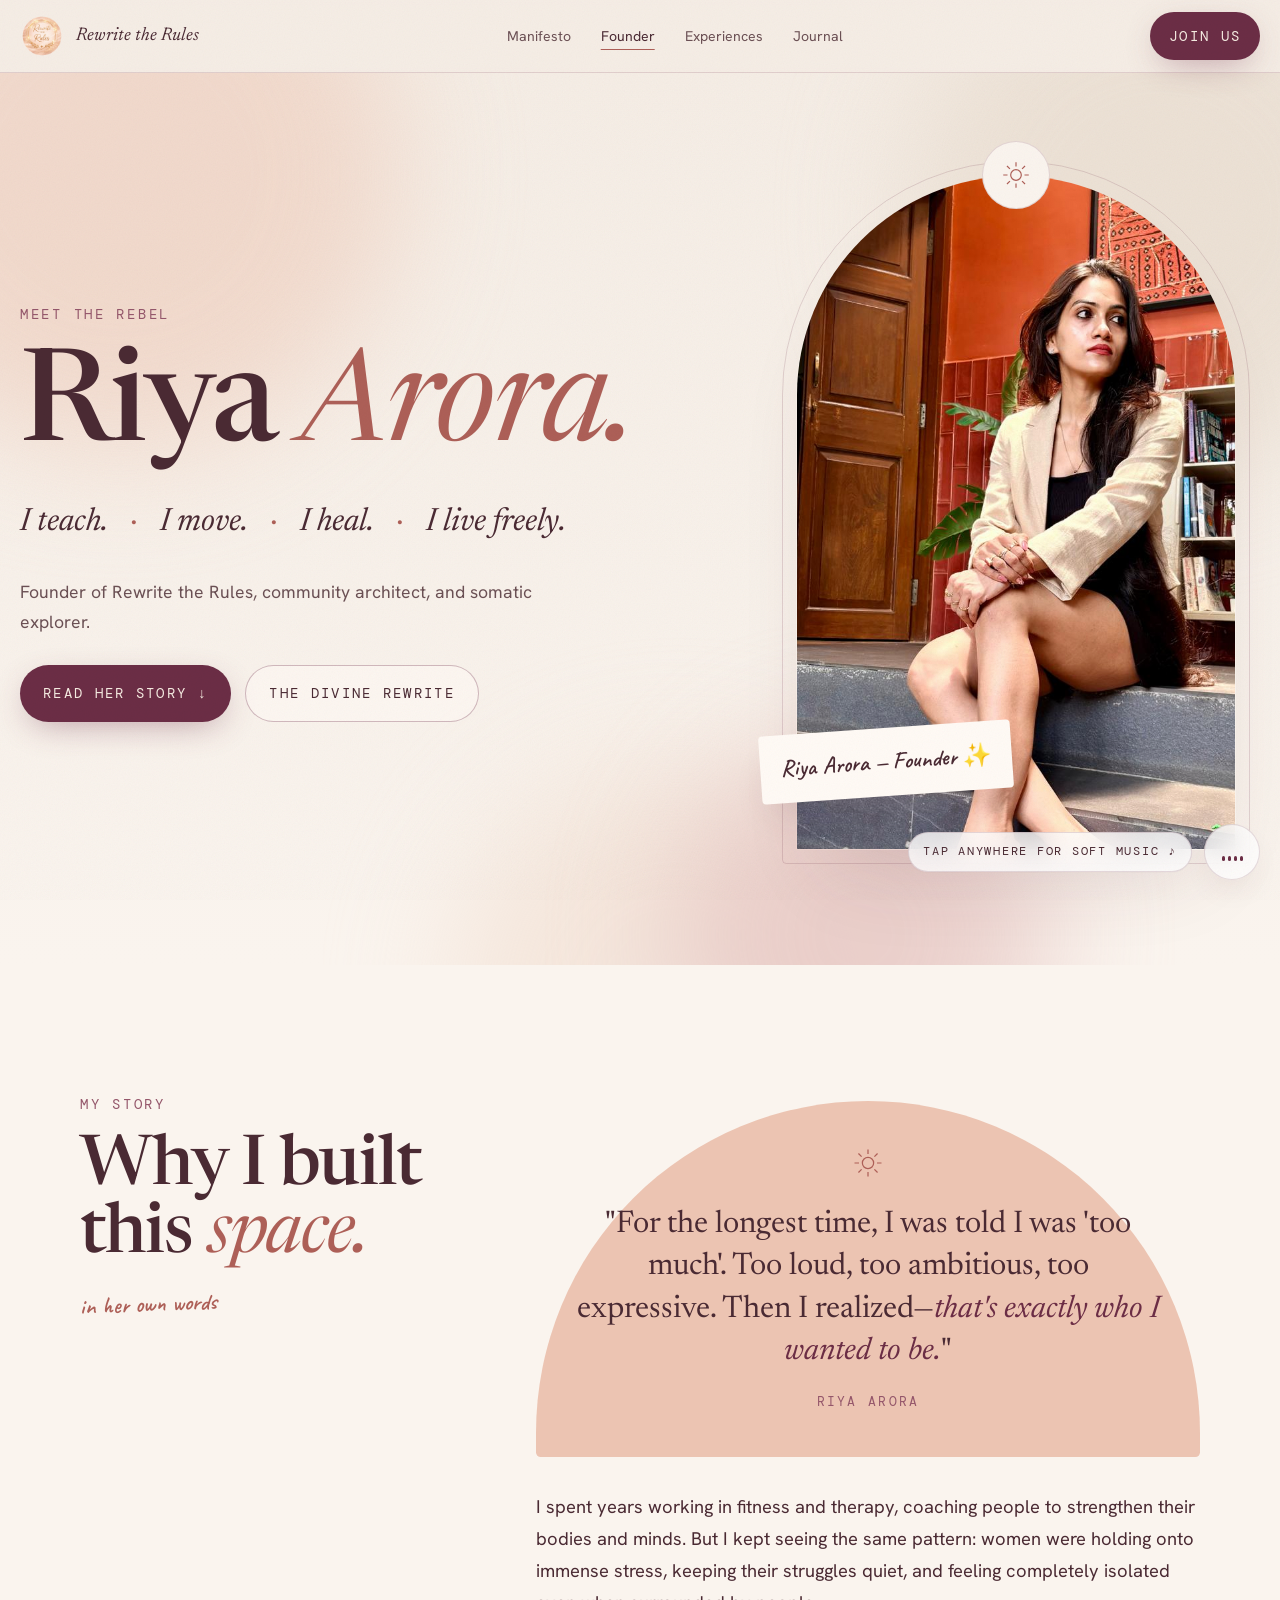
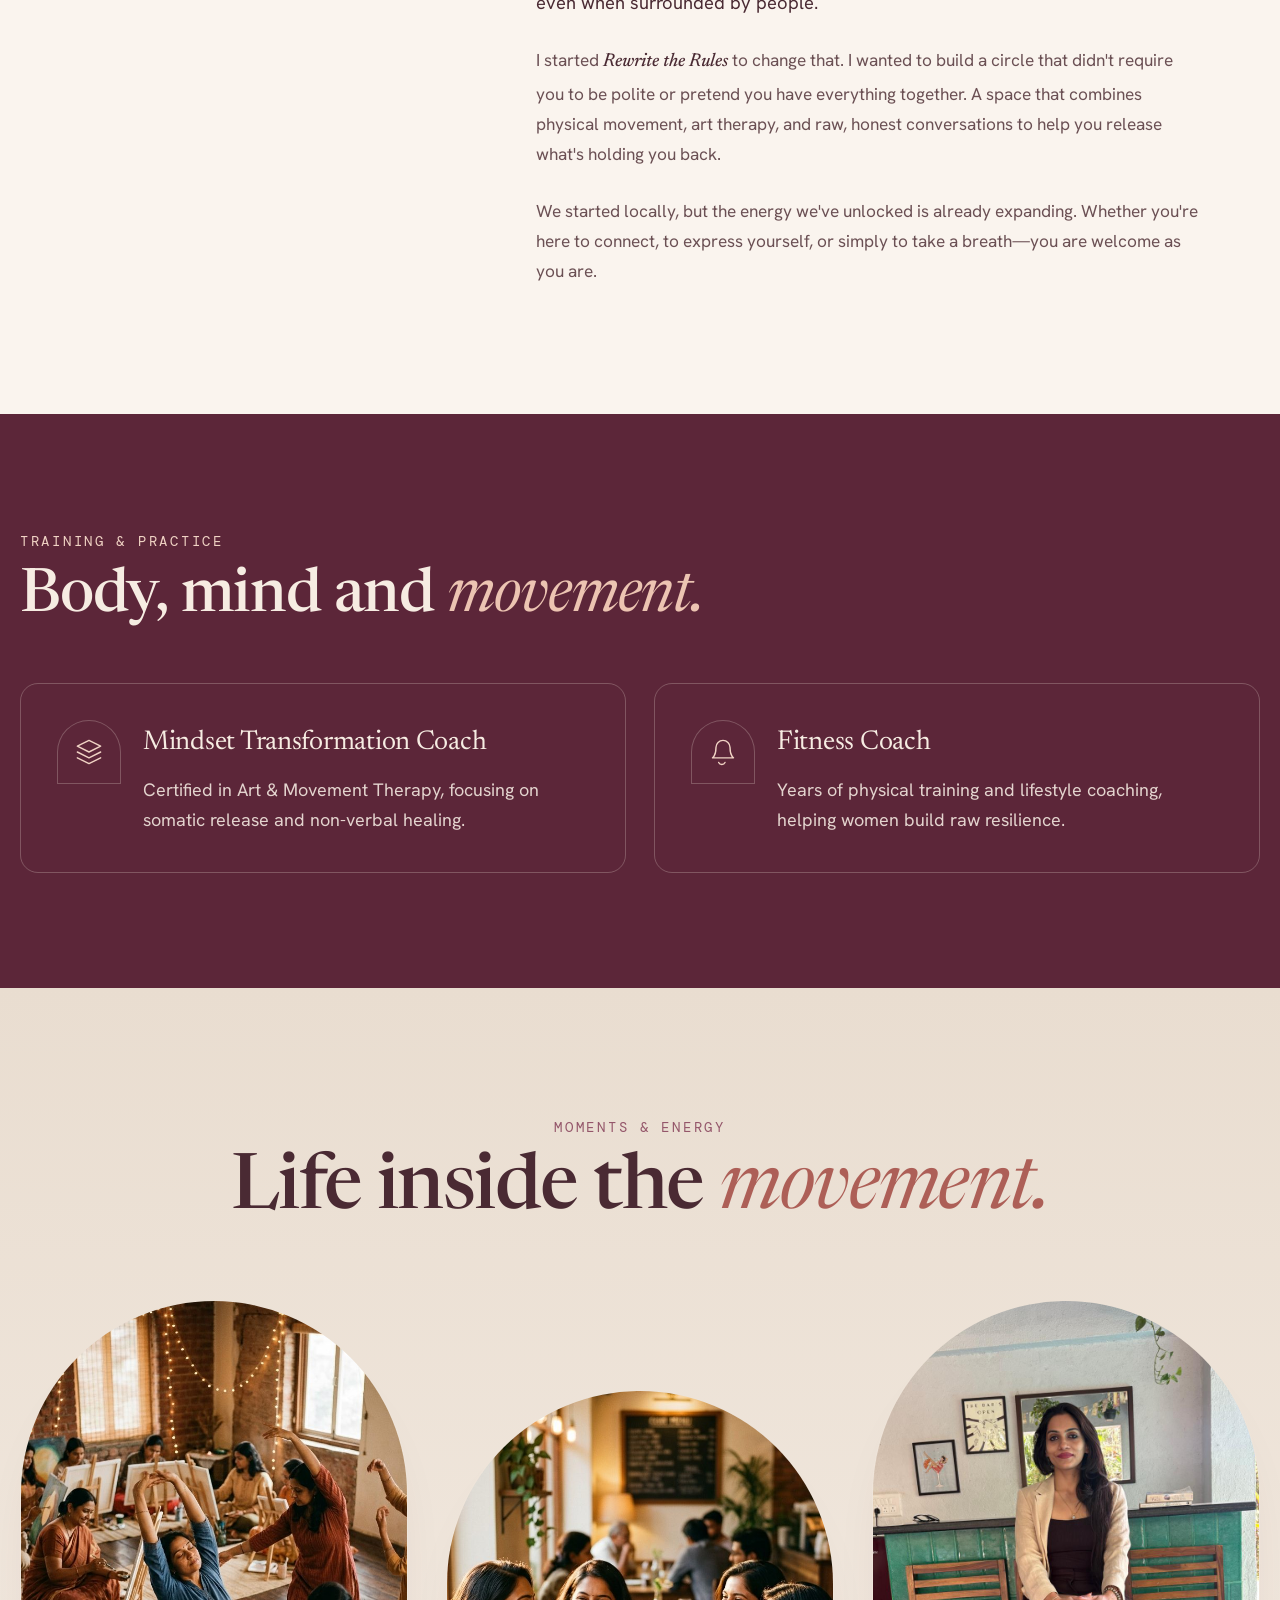
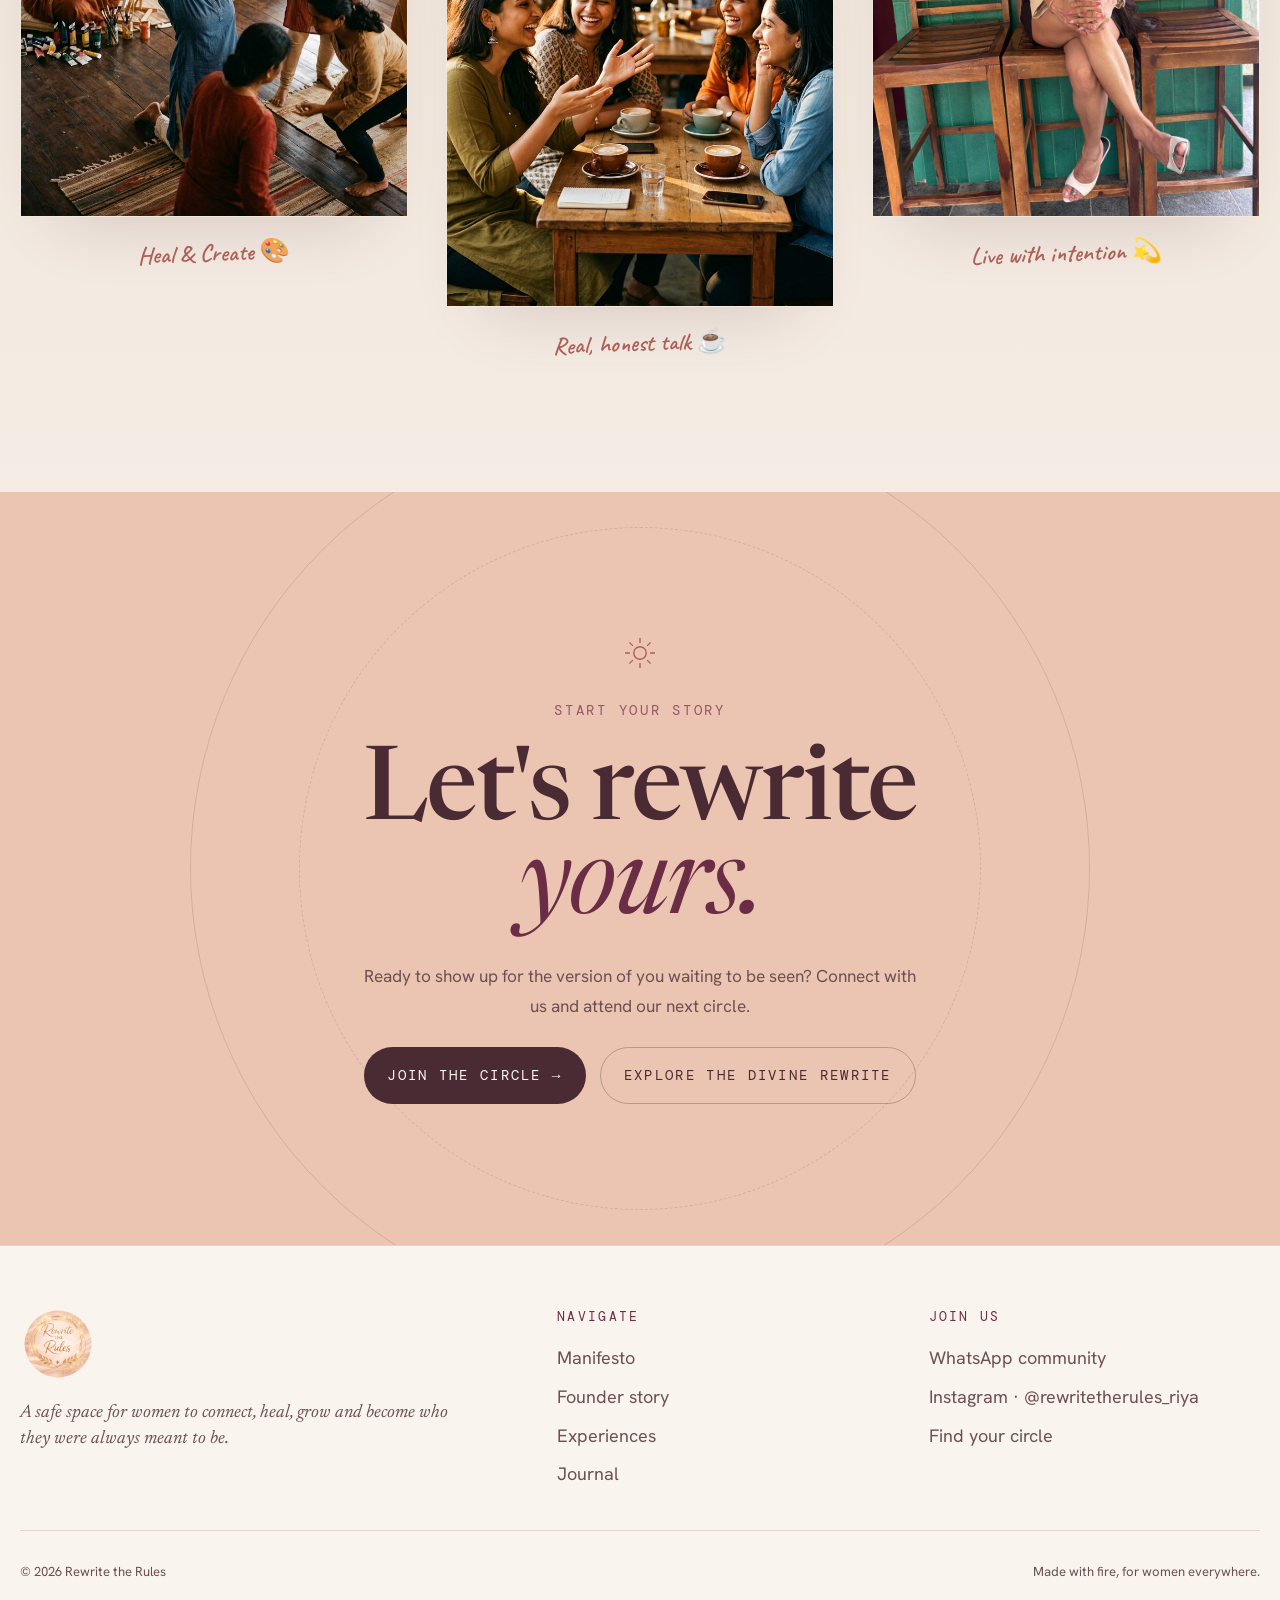
<file: founder.html>
<!doctype html>
<html lang="en">
<head>
<meta charset="utf-8">
<meta name="viewport" content="width=device-width, initial-scale=1, viewport-fit=cover">
<title>The Founder — Riya Arora | Rewrite the Rules</title>
<link rel="icon" type="image/png" href="assets/favicon.png">
<link rel="manifest" href="manifest.webmanifest">
<meta name="theme-color" content="#f5ede5">
<meta name="apple-mobile-web-app-capable" content="yes">
<meta name="mobile-web-app-capable" content="yes">
<meta name="apple-mobile-web-app-status-bar-style" content="default">
<meta name="apple-mobile-web-app-title" content="Rewrite">
<link rel="apple-touch-icon" href="assets/apple-touch-icon.png">
<meta name="description" content="Meet Riya Arora — Mindset Transformation Coach & Feminine Empowerment Mentor, and founder of Rewrite the Rules community .">
<link rel="preconnect" href="https://fonts.googleapis.com">
<link rel="preconnect" href="https://fonts.gstatic.com" crossorigin>
<link rel="stylesheet" href="https://fonts.googleapis.com/css2?family=Newsreader:ital,opsz,wght@0,6..72,300..700;1,6..72,300..700&family=Hanken+Grotesk:wght@400;500;600&family=DM+Mono:wght@400;500&family=Caveat:wght@400..700&display=swap">
<link rel="stylesheet" href="assets/site.css">
<style>
/* current page in nav */
.nav ul a[aria-current="page"]{color:var(--text);text-decoration:underline;text-decoration-color:var(--rose);text-decoration-thickness:1px;text-underline-offset:8px}

/* ---------- hero: the big arch portrait ---------- */
.f-hero{position:relative;overflow:hidden;padding-block:clamp(56px,8vw,110px) clamp(70px,9vw,120px);background:linear-gradient(180deg,var(--night),var(--ivory))}
.f-hero .wrap{position:relative;display:grid;grid-template-columns:minmax(0,1.15fr) minmax(0,.85fr);gap:clamp(40px,7vw,110px);align-items:center}
.f-hero-copy{display:flex;flex-direction:column;gap:28px;min-width:0}
.f-hero h1{font-size:clamp(3.4rem,10vw,8.6rem);line-height:.88;letter-spacing:-.02em}
.f-hero h1 em{font-weight:400;color:var(--rose)}
.verbs{list-style:none;margin:0;padding:0;display:flex;flex-wrap:wrap;gap:6px 22px;font-family:var(--f-display);font-style:italic;font-size:clamp(1.4rem,2.6vw,2rem);color:var(--text)}
.verbs li+li::before{content:"·";color:var(--rose);margin-right:22px;font-style:normal}
.f-hero .lede{color:var(--muted);font-size:1.1rem;max-width:30em}
.f-hero .sig{font-family:var(--f-hand);color:var(--rose);font-size:2.24rem;line-height:1;transform:rotate(-3deg);display:inline-block;font-weight:600}
.portrait{position:relative;max-width:440px;width:100%;margin-inline:auto}
.portrait .arch{aspect-ratio:3/4.6;box-shadow:0 50px 90px -40px var(--shadow);border-color:transparent}
.portrait .arch img{object-position:50% 20%}
.portrait::before{content:"";position:absolute;inset:-14px;border-radius:999px 999px 18px 18px;border:1px solid var(--line);pointer-events:none}
.portrait .halo{position:absolute;left:50%;top:-34px;transform:translateX(-50%);width:68px;height:68px;border-radius:50%;background:var(--ivory);display:grid;place-items:center;color:var(--rose);border:1px solid var(--line)}
.portrait .halo .sun{width:34px;height:34px}
.portrait .arch-tag{left:-8%;right:auto;bottom:8%;transform:rotate(-4deg)}
@media (max-width:900px){.f-hero .wrap{grid-template-columns:minmax(0,1fr)}.portrait{max-width:340px;margin-top:20px}}
@media (max-width:520px){.portrait .arch-tag{left:0}}

/* ---------- story: an editorial long-read ---------- */
.story{background:var(--ivory);padding-block:clamp(80px,10vw,140px)}
.story .wrap{max-width:1120px;display:grid;grid-template-columns:minmax(0,.8fr) minmax(0,1.4fr);gap:clamp(36px,6vw,90px)}
.story-head{display:flex;flex-direction:column;gap:18px;min-width:0}
.story-head .inner{position:sticky;top:110px;display:flex;flex-direction:column;gap:18px}
.story h2{font-size:clamp(2.5rem,5.4vw,4.4rem);line-height:.98;letter-spacing:-.02em}
.story h2 em{font-weight:400;color:var(--rose)}
.story-head .note{font-family:var(--f-hand);color:var(--rose);font-size:1.46rem;transform:rotate(-2deg);transform-origin:left;font-weight:600}
.story-body{display:flex;flex-direction:column;gap:26px;min-width:0;max-width:40em}
.story-body p{color:var(--muted);font-size:1.08rem;line-height:1.75}
.story-body p strong{color:var(--text);font-weight:500;font-family:var(--f-display);font-style:italic;font-size:1.08em}
.story-body p.first{color:var(--text);font-size:1.15rem}
.pull{margin:8px 0;padding:clamp(28px,4vw,44px) clamp(22px,3.4vw,40px);background:var(--blush);border-radius:999px 999px 14px 14px;position:relative;text-align:center}
.pull .sun{width:36px;height:36px;color:var(--rose);margin:0 auto 14px}
.pull blockquote{margin:0}
.pull p{font-family:var(--f-display);font-size:clamp(1.35rem,2.6vw,1.95rem);line-height:1.35;color:var(--ink);text-wrap:pretty}
.pull p em{color:var(--gold)}
.pull figcaption{margin-top:18px;font-family:var(--f-mono);font-size:0.80rem;letter-spacing:.18em;text-transform:uppercase;color:var(--mauve)}
@media (max-width:860px){.story .wrap{grid-template-columns:minmax(0,1fr)}.story-head .inner{position:static}}

/* ---------- credentials: plum block ---------- */
.creds{background:var(--wine);padding-block:clamp(70px,9vw,120px)}
.creds header{display:flex;flex-direction:column;gap:14px;margin-bottom:clamp(34px,5vw,56px);max-width:40em}
.creds h2{font-size:clamp(2.2rem,4.8vw,3.8rem);line-height:1;letter-spacing:-.02em}
.creds h2 em{font-weight:400;color:var(--blush)}
.cred-list{list-style:none;margin:0;padding:0;display:grid;grid-template-columns:repeat(2,minmax(0,1fr));gap:clamp(16px,2.4vw,28px)}
.cred{display:grid;grid-template-columns:64px minmax(0,1fr);gap:22px;align-items:start;padding:clamp(24px,3vw,36px);border:1px solid var(--line);border-radius:18px;min-width:0}
.cred .ic{width:64px;height:64px;border-radius:999px 999px 8px 8px;border:1px solid var(--line);display:grid;place-items:center;color:var(--peach)}
.cred .ic svg{width:28px;height:28px}
.cred h3{font-size:clamp(1.35rem,2.2vw,1.7rem);font-weight:400;margin-bottom:8px}
.cred p{color:var(--muted)}
@media (max-width:760px){.cred-list{grid-template-columns:minmax(0,1fr)}}
@media (max-width:420px){.cred{grid-template-columns:minmax(0,1fr)}}

/* ---------- moments: three arches at different heights ---------- */
.moments{background:linear-gradient(180deg,var(--sage),var(--night));padding-block:clamp(80px,10vw,140px)}
.moments header{text-align:center;display:flex;flex-direction:column;align-items:center;gap:14px;margin-bottom:clamp(44px,6vw,72px)}
.moments h2{font-size:clamp(2.5rem,6vw,5rem);letter-spacing:-.02em;line-height:.98}
.moments h2 em{font-weight:400;color:var(--rose)}
.collage{list-style:none;margin:0;padding:0;display:grid;grid-template-columns:repeat(3,minmax(0,1fr));gap:clamp(16px,3vw,40px);align-items:start}
.collage li{min-width:0;display:flex;flex-direction:column;align-items:center;gap:16px}
.collage li:nth-child(2){margin-top:clamp(40px,7vw,96px)}
.collage .arch{width:100%;aspect-ratio:3/4;border-color:transparent;box-shadow:0 40px 70px -40px var(--shadow)}
.collage li:nth-child(3) .arch img{object-position:50% 25%}
.collage figure{margin:0;width:100%;display:flex;flex-direction:column;align-items:center;gap:16px}
.collage figcaption{font-family:var(--f-hand);color:var(--rose);font-size:1.51rem;transform:rotate(-2deg);text-align:center;font-weight:600}
@media (max-width:760px){
  .collage{grid-template-columns:minmax(0,1fr);max-width:360px;margin-inline:auto;gap:40px}
  .collage li:nth-child(2){margin-top:0}
}

/* ---------- start your story: blush CTA ---------- */
.start{background:var(--blush);color:var(--ink);padding-block:clamp(90px,11vw,160px);text-align:center;position:relative;overflow:hidden}
.start .ring{position:absolute;left:50%;top:50%;width:min(900px,140vw);aspect-ratio:1;transform:translate(-50%,-50%);border-radius:50%;border:1px solid var(--line);pointer-events:none}
.start .ring::after{content:"";position:absolute;inset:12%;border-radius:50%;border:1px dashed var(--line)}
.start .wrap{position:relative;display:flex;flex-direction:column;align-items:center;gap:26px;max-width:760px}
.start .sun{width:40px;height:40px;color:var(--rose)}
.start .eyebrow{color:var(--mauve)}
.start h2{font-size:clamp(2.8rem,8vw,6.6rem);line-height:.92;letter-spacing:-.02em}
.start h2 em{font-weight:400;color:var(--gold)}
.start p{color:var(--ink-muted);max-width:32em;font-size:1.08rem}
.start .ctas{display:flex;flex-wrap:wrap;justify-content:center;gap:14px}
</style>
</head>
<body>

<nav class="nav band" aria-label="Main">
  <div class="wrap">
    <a class="brand" href="index.html"><img src="assets/logo-sm.png" alt="Rewrite the Rules"><span>Rewrite the Rules</span></a>
    <ul>
      <li><a href="manifesto.html">Manifesto</a></li>
      <li><a href="founder.html" aria-current="page">Founder</a></li>
      <li><a href="experiences.html">Experiences</a></li>
      <li><a href="blog.html">Journal</a></li>
    </ul>
    <a class="btn btn-gold" href="join.html">Join us</a>
  </div>
</nav>

<header class="f-hero band">
  <div class="aurora" aria-hidden="true"><i></i><i></i><i></i><i></i></div>
  <div class="wrap">
    <div class="f-hero-copy">
      <div class="eyebrow">Meet the Rebel</div>
      <h1>Riya <em>Arora.</em></h1>
      <ul class="verbs" aria-label="I teach. I move. I heal. I live freely."><li>I teach.</li><li>I move.</li><li>I heal.</li><li>I live freely.</li></ul>
      <p class="lede">Founder of Rewrite the Rules, community architect, and somatic explorer.</p>
      <div class="hero-ctas">
        <a class="btn btn-gold" href="#story">Read her story <span class="arr">↓</span></a>
        <a class="btn btn-ghost" href="experiences.html#divine-rewrite">The Divine Rewrite</a>
      </div>
    </div>
    <div class="portrait">
      <div class="arch"><img src="assets/riya-founder.jpg" alt="Riya Arora portrait"></div>
      <span class="halo" aria-hidden="true"><svg class="sun" viewBox="0 0 32 32" fill="none" stroke="currentColor" stroke-width="1.1"><circle cx="16" cy="16" r="5"/><path d="M16 4v4M16 24v4M4 16h4M24 16h4M7.5 7.5l2.8 2.8M21.7 21.7l2.8 2.8M7.5 24.5l2.8-2.8M21.7 10.3l2.8-2.8"/></svg></span>
      <div class="arch-tag">Riya Arora — Founder ✨</div>
    </div>
  </div>
</header>

<section class="story band" id="story">
  <div class="wrap">
    <div class="story-head">
      <div class="inner">
        <div class="eyebrow">My Story</div>
        <h2>Why I built this <em>space.</em></h2>
        <span class="note" aria-hidden="true">in her own words</span>
      </div>
    </div>
    <article class="story-body">
      <figure class="pull" style="margin-inline:0">
        <svg class="sun" viewBox="0 0 32 32" fill="none" stroke="currentColor" stroke-width="1.1" aria-hidden="true"><circle cx="16" cy="16" r="5"/><path d="M16 4v4M16 24v4M4 16h4M24 16h4M7.5 7.5l2.8 2.8M21.7 21.7l2.8 2.8M7.5 24.5l2.8-2.8M21.7 10.3l2.8-2.8"/></svg>
        <blockquote><p>"For the longest time, I was told I was 'too much'. Too loud, too ambitious, too expressive. Then I realized—<em>that's exactly who I wanted to be.</em>"</p></blockquote>
        <figcaption>Riya Arora</figcaption>
      </figure>
      <p class="first">I spent years working in fitness and therapy, coaching people to strengthen their bodies and minds. But I kept seeing the same pattern: women were holding onto immense stress, keeping their struggles quiet, and feeling completely isolated even when surrounded by people.</p>
      <p>I started <strong>Rewrite the Rules</strong> to change that. I wanted to build a circle that didn't require you to be polite or pretend you have everything together. A space that combines physical movement, art therapy, and raw, honest conversations to help you release what's holding you back.</p>
      <p>We started locally, but the energy we've unlocked is already expanding. Whether you're here to connect, to express yourself, or simply to take a breath—you are welcome as you are.</p>
    </article>
  </div>
</section>

<section class="creds band on-dark" aria-labelledby="creds-h">
  <div class="wrap">
    <header>
      <div class="eyebrow">Training &amp; practice</div>
      <h2 id="creds-h">Body, mind and <em>movement.</em></h2>
    </header>
    <ul class="cred-list">
      <li class="cred">
        <span class="ic" aria-hidden="true"><svg viewBox="0 0 24 24" fill="none" stroke="currentColor" stroke-width="1.2" stroke-linecap="round" stroke-linejoin="round"><path d="M12 2L2 7l10 5 10-5-10-5zM2 17l10 5 10-5M2 12l10 5 10-5"/></svg></span>
        <div><h3>Mindset Transformation Coach</h3><p>Certified in Art &amp; Movement Therapy, focusing on somatic release and non-verbal healing.</p></div>
      </li>
      <li class="cred">
        <span class="ic" aria-hidden="true"><svg viewBox="0 0 24 24" fill="none" stroke="currentColor" stroke-width="1.2" stroke-linecap="round" stroke-linejoin="round"><path d="M18 8A6 6 0 006 8c0 7-3 9-3 9h18s-3-2-3-9m-9.73 13a3 3 0 005.46 0"/></svg></span>
        <div><h3>Fitness Coach</h3><p>Years of physical training and lifestyle coaching, helping women build raw resilience.</p></div>
      </li>
    </ul>
  </div>
</section>

<section class="moments band" aria-labelledby="moments-h">
  <div class="wrap">
    <header>
      <div class="eyebrow">Moments &amp; Energy</div>
      <h2 id="moments-h">Life inside the <em>movement.</em></h2>
    </header>
    <ul class="collage">
      <li><figure><div class="arch"><img src="assets/community-workshop-sm.jpg" alt="Art circle workshop" loading="lazy"></div><figcaption>Heal &amp; Create 🎨</figcaption></figure></li>
      <li><figure><div class="arch"><img src="assets/community-meetup-sm.jpg" alt="Tea gathering" loading="lazy"></div><figcaption>Real, honest talk ☕</figcaption></figure></li>
      <li><figure><div class="arch"><img src="assets/riya-stool.jpg" alt="Riya Arora coaching" loading="lazy"></div><figcaption>Live with intention 💫</figcaption></figure></li>
    </ul>
  </div>
</section>

<section class="start band" id="start">
  <span class="ring" aria-hidden="true"></span>
  <div class="wrap">
    <svg class="sun" viewBox="0 0 32 32" fill="none" stroke="currentColor" stroke-width="1.1" aria-hidden="true"><circle cx="16" cy="16" r="5"/><path d="M16 4v4M16 24v4M4 16h4M24 16h4M7.5 7.5l2.8 2.8M21.7 21.7l2.8 2.8M7.5 24.5l2.8-2.8M21.7 10.3l2.8-2.8"/></svg>
    <div class="eyebrow">Start Your Story</div>
    <h2>Let's rewrite <em>yours.</em></h2>
    <p>Ready to show up for the version of you waiting to be seen? Connect with us and attend our next circle.</p>
    <div class="ctas">
      <a class="btn btn-ink" href="join.html">Join the Circle <span class="arr">→</span></a>
      <a class="btn btn-line-ink" href="experiences.html#divine-rewrite">Explore the Divine Rewrite</a>
    </div>
  </div>
</section>

<footer class="band">
  <div class="wrap">
    <div class="f-brand">
      <img src="assets/logo-sm.png" alt="Rewrite the Rules logo">
      <p>A safe space for women to connect, heal, grow and become who they were always meant to be.</p>
    </div>
    <div>
      <h4>Navigate</h4>
      <ul>
        <li><a href="manifesto.html">Manifesto</a></li>
        <li><a href="founder.html">Founder story</a></li>
        <li><a href="experiences.html">Experiences</a></li>
        <li><a href="blog.html">Journal</a></li>
      </ul>
    </div>
    <div>
      <h4>Join us</h4>
      <ul>
        <li><a href="https://chat.whatsapp.com/JGxNVN498TELuokR7WVNBc">WhatsApp community</a></li>
        <li><a href="https://www.instagram.com/rewritetherules_riya">Instagram · @rewritetherules_riya</a></li>
        <li><a href="join.html">Find your circle</a></li>
      </ul>
    </div>
    <div class="f-bottom"><span>© 2026 Rewrite the Rules</span><span>Made with fire, for women everywhere.</span></div>
  </div>
</footer>

<div class="sound" id="sound">
  <button type="button" id="sound-btn" aria-pressed="false" aria-label="Play soft music"><span class="bars" aria-hidden="true"><span></span><span></span><span></span><span></span></span></button>
  <span class="hint" id="sound-hint">Tap anywhere for soft music ♪</span>
</div>

<script src="assets/music.js"></script>
<script src="assets/nav.js"></script>

</body>
</html>
</file>
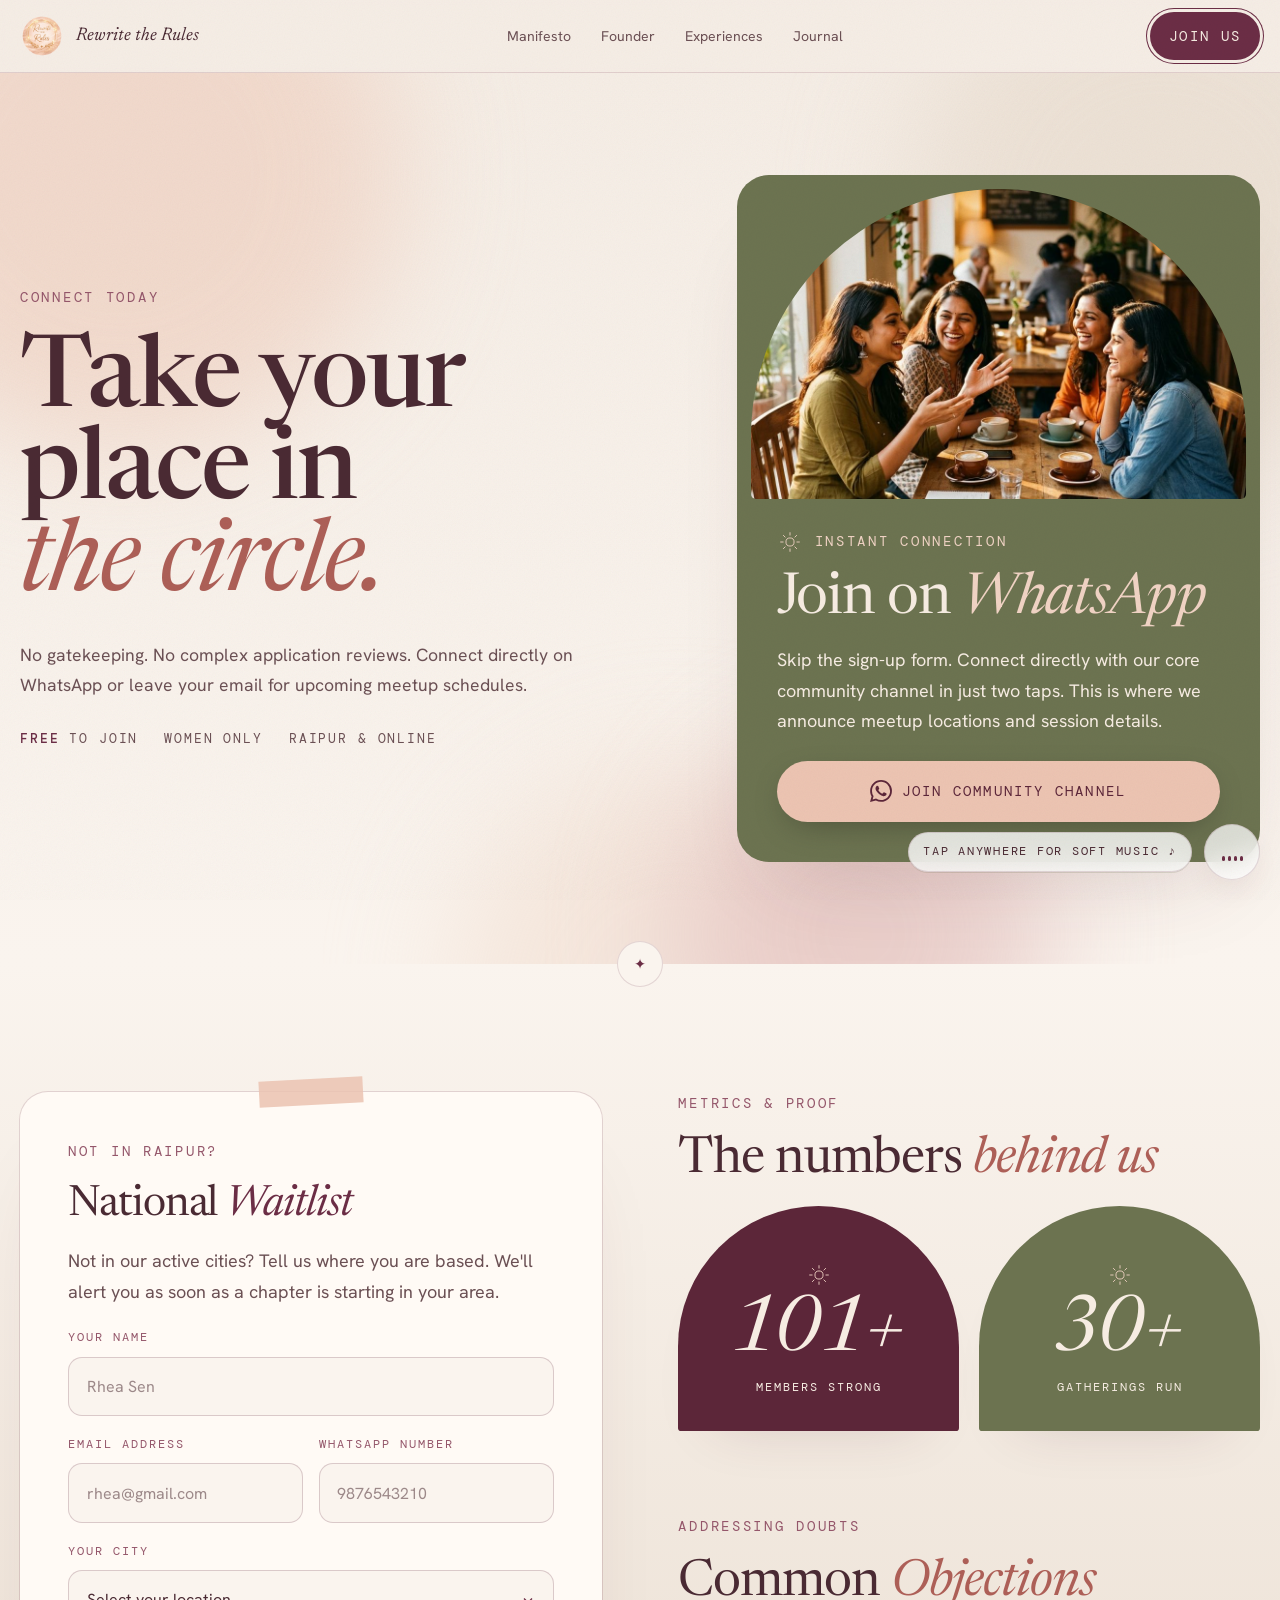
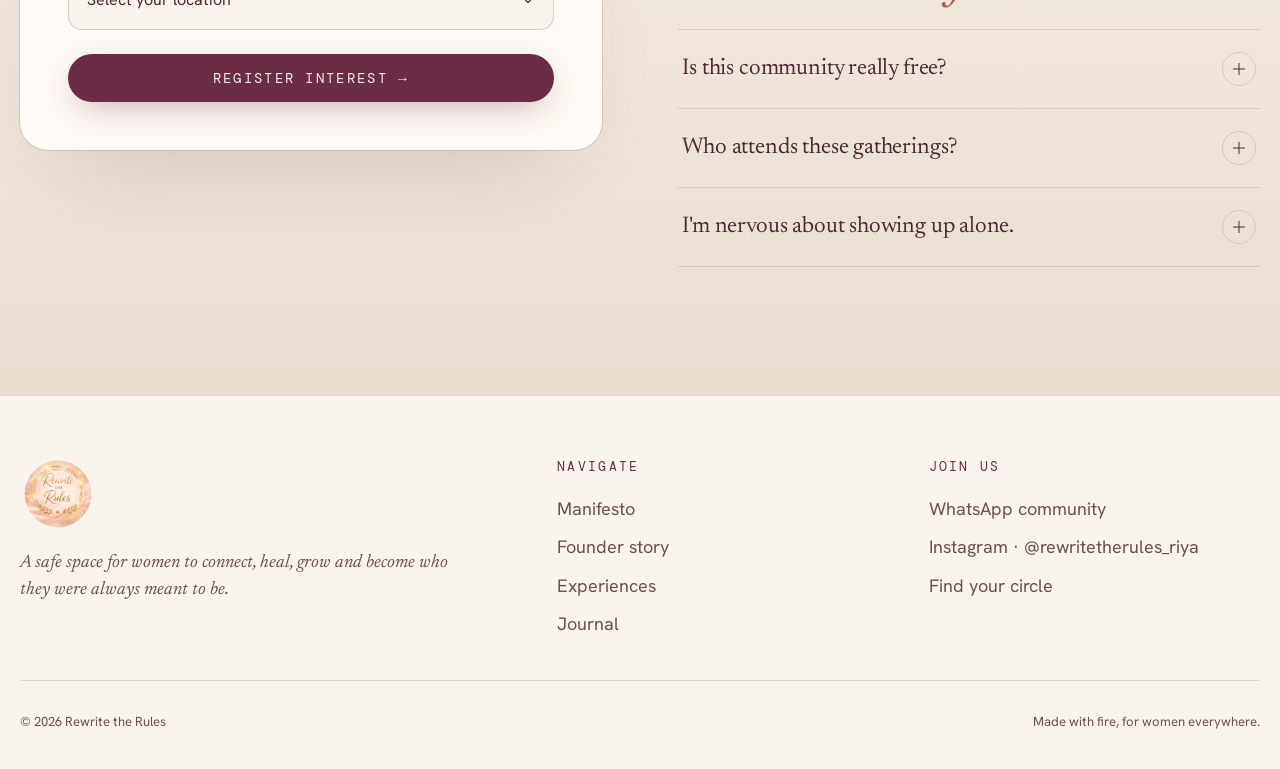
<file: join.html>
<!doctype html>
<html lang="en">
<head>
<meta charset="utf-8">
<meta name="viewport" content="width=device-width, initial-scale=1, viewport-fit=cover">
<title>Join the Circle — Rewrite the Rules</title>
<link rel="icon" type="image/png" href="assets/favicon.png">
<link rel="manifest" href="manifest.webmanifest">
<meta name="theme-color" content="#f5ede5">
<meta name="apple-mobile-web-app-capable" content="yes">
<meta name="mobile-web-app-capable" content="yes">
<meta name="apple-mobile-web-app-status-bar-style" content="default">
<meta name="apple-mobile-web-app-title" content="Rewrite">
<link rel="apple-touch-icon" href="assets/apple-touch-icon.png">
<meta name="description" content="Join Rewrite the Rules community. Connect on WhatsApp instantly or register for the national expansion waitlist.">
<meta property="og:type" content="website">
<meta property="og:title" content="Join the Circle — Rewrite the Rules">
<meta property="og:description" content="Join Rewrite the Rules community. Connect on WhatsApp instantly or register for the national expansion waitlist.">
<meta property="og:image" content="https://www.rewritetherules.in/assets/meetup.jpg">
<link rel="preconnect" href="https://fonts.googleapis.com">
<link rel="preconnect" href="https://fonts.gstatic.com" crossorigin>
<link rel="stylesheet" href="https://fonts.googleapis.com/css2?family=Newsreader:ital,opsz,wght@0,6..72,300..700;1,6..72,300..700&family=Hanken+Grotesk:wght@400;500;600&family=DM+Mono:wght@400;500&family=Caveat:wght@400..700&display=swap">
<link rel="stylesheet" href="assets/site.css">
<style>
/* current page: the Join us button */
.nav .btn[aria-current="page"]{box-shadow:0 0 0 3px var(--night),0 0 0 4px var(--gold)}

/* ---------- intro + whatsapp ---------- */
.intro{position:relative;overflow:hidden;padding-block:clamp(52px,8vw,110px) clamp(64px,8vw,120px);background:linear-gradient(180deg,var(--night),var(--ivory))}
.intro .wrap{position:relative;display:grid;grid-template-columns:minmax(0,1.1fr) minmax(0,.9fr);gap:clamp(40px,6vw,90px);align-items:center}
@media (max-width:920px){.intro .wrap{grid-template-columns:minmax(0,1fr)}}
.intro-copy{display:flex;flex-direction:column;gap:28px;min-width:0}
.intro h1{font-size:clamp(3rem,7.8vw,6.4rem);line-height:.92;letter-spacing:-.02em}
.intro h1 em{font-weight:400;color:var(--rose)}
.intro .lead{color:var(--muted);font-size:1.1rem;max-width:32em}
.intro .hand{font-size:clamp(1.4rem,2.4vw,1.8rem);transform:rotate(-3deg);display:inline-block;margin-top:-6px}

.wa-card{position:relative;background:var(--olive);border-radius:32px;padding:14px 14px clamp(26px,3.4vw,40px);box-shadow:0 50px 90px -45px var(--shadow);min-width:0}
.wa-photo{aspect-ratio:16/10;border-radius:999px 999px 20px 20px;overflow:hidden}
.wa-photo img{width:100%;height:100%;object-fit:cover;object-position:50% 40%}
.wa-body{display:flex;flex-direction:column;gap:18px;padding:clamp(22px,3vw,30px) clamp(12px,2.4vw,26px) 0}
.wa-top{display:flex;align-items:center;gap:12px}
.wa-top .sun{width:26px;height:26px;color:var(--peach)}
.wa-card h2{font-size:clamp(2.4rem,4.6vw,3.6rem);line-height:.95;letter-spacing:-.02em;font-weight:400}
.wa-card h2 em{font-style:italic;color:var(--peach)}
.wa-card p{color:var(--cream-text);max-width:30em}
.btn-wa{justify-content:center;width:100%;font-size:.86rem;padding:1.35em 1.6em;white-space:normal;text-align:center;margin-top:6px}
.btn-wa svg{width:22px;height:22px;flex:none}

/* ---------- waitlist / proof / faq ---------- */
.join-main{padding-block:clamp(80px,10vw,140px)}
section.join-main{background:linear-gradient(180deg,var(--ivory),var(--sage))}
.join-main .wrap{display:grid;grid-template-columns:minmax(0,1fr) minmax(0,1fr);gap:clamp(40px,6vw,96px);align-items:start}
@media (max-width:920px){.join-main .wrap{grid-template-columns:minmax(0,1fr)}}
.col{display:flex;flex-direction:column;gap:20px;min-width:0}
.col h2{font-size:clamp(2.1rem,4vw,3.2rem);line-height:1;letter-spacing:-.02em;font-weight:400}
.col h2 em{font-style:italic;color:var(--rose)}
.col .gap{height:clamp(24px,4vw,44px)}

.wait-card{background:var(--paper);border-radius:28px;padding:clamp(26px,4vw,48px);box-shadow:0 50px 90px -50px var(--shadow),0 0 0 1px var(--line);display:flex;flex-direction:column;gap:20px;position:relative}
.wait-card::before{content:"";position:absolute;top:-13px;left:50%;width:104px;height:26px;transform:translateX(-50%) rotate(-3deg);background:rgba(236,196,178,.85)}
.wait-card h3{font-size:clamp(2rem,3.6vw,2.7rem);line-height:1;letter-spacing:-.025em;font-weight:400}
.wait-card h3 em{font-style:italic;color:var(--gold)}
.wait-card > p{color:var(--muted)}
.form{display:flex;flex-direction:column;gap:18px;transition:opacity .3s}
.field{display:flex;flex-direction:column;gap:8px;min-width:0}
.field label{font-family:var(--f-mono);font-size:0.78rem;letter-spacing:.16em;text-transform:uppercase;color:var(--mauve)}
.input{font:inherit;font-size:1rem;color:var(--text);background:var(--ivory);border:1px solid rgba(107,45,69,.22);border-radius:14px;padding:.95em 1.1em;width:100%;min-width:0;transition:border-color .2s,box-shadow .2s,background-color .2s;-webkit-appearance:none;appearance:none}
.input::placeholder{color:var(--muted);opacity:.65}
.input:hover{border-color:rgba(107,45,69,.42)}
.input:focus{outline:none;border-color:var(--gold);background-color:var(--paper);box-shadow:0 0 0 4px rgba(107,45,69,.14)}
.input:focus-visible{outline:none}
.input:user-invalid{border-color:var(--rose);box-shadow:0 0 0 4px rgba(173,95,87,.12)}
select.input{padding-right:2.8em;cursor:pointer;background-image:url("data:image/svg+xml,%3Csvg xmlns='http://www.w3.org/2000/svg' width='14' height='14' viewBox='0 0 14 14' fill='none' stroke='%236b2d45' stroke-width='1.3'%3E%3Cpath d='M3 5.5l4 4 4-4'/%3E%3C/svg%3E");background-repeat:no-repeat;background-position:right 1.1em center}
.row2{display:grid;grid-template-columns:minmax(0,1fr) minmax(0,1fr);gap:16px}
@media (max-width:560px){.row2{grid-template-columns:minmax(0,1fr)}}
button.btn{border:0;cursor:pointer}
.form .btn{justify-content:center;width:100%;margin-top:6px}
.form-success{background:var(--blush);color:var(--ink);border-radius:18px;padding:26px 24px;font-family:var(--f-display);font-size:1.3rem;line-height:1.4;text-align:center;transition:opacity .5s}
.form-success[hidden]{display:none}

.stats{display:grid;grid-template-columns:repeat(2,minmax(0,1fr));gap:clamp(12px,2vw,20px)}
.stat{border-radius:999px 999px 22px 22px;padding:clamp(36px,5vw,56px) 16px clamp(24px,3vw,32px);text-align:center;display:flex;flex-direction:column;align-items:center;gap:10px;box-shadow:0 30px 60px -40px var(--shadow);min-width:0}
.stat.plum{background:var(--wine)}
.stat.olive{background:var(--olive)}
.stat .sun{width:26px;height:26px;color:var(--peach)}
.stat-num{font-family:var(--f-display);font-style:italic;font-size:clamp(3rem,7vw,4.8rem);line-height:.9;letter-spacing:-.02em;font-variant-numeric:tabular-nums}
.stat-label{font-family:var(--f-mono);font-size:0.78rem;letter-spacing:.16em;text-transform:uppercase;color:var(--cream-text)}

.faq{border-top:1px solid var(--line)}
.faq-item{border-bottom:1px solid var(--line)}
.faq-item h3{margin:0;font-size:inherit;font-weight:inherit}
.faq-q{all:unset;box-sizing:border-box;cursor:pointer;width:100%;display:flex;justify-content:space-between;align-items:center;gap:20px;padding:22px 4px;font-family:var(--f-display);font-size:clamp(1.2rem,2vw,1.42rem);line-height:1.3;color:var(--text);transition:color .2s}
.faq-q:hover{color:var(--gold)}
.faq-q:focus-visible{outline:2px solid var(--gold);outline-offset:2px;border-radius:6px}
.plus{position:relative;flex:none;width:34px;height:34px;border-radius:50%;border:1px solid var(--line);transition:background .3s,border-color .3s}
.plus::before,.plus::after{content:"";position:absolute;left:50%;top:50%;width:12px;height:1px;background:currentColor;transform:translate(-50%,-50%);transition:transform .35s cubic-bezier(.2,.8,.2,1)}
.plus::after{transform:translate(-50%,-50%) rotate(90deg)}
.faq-item.open .plus{background:var(--gold);border-color:var(--gold);color:var(--cream-text)}
.faq-item.open .plus::after{transform:translate(-50%,-50%) rotate(0)}
.faq-a{display:grid;grid-template-rows:1fr;transition:grid-template-rows .4s cubic-bezier(.2,.8,.2,1)}
.faq-a > div{overflow:hidden}
.faq-a p{padding:0 4px 24px;color:var(--muted);max-width:38em}
.js .faq-item:not(.open) .faq-a{grid-template-rows:0fr}
.js .faq-item:not(.open) .faq-a > div{visibility:hidden;transition:visibility 0s .4s}
</style>
</head>
<body>

<nav class="nav band" aria-label="Main">
  <div class="wrap">
    <a class="brand" href="index.html"><img src="assets/logo-sm.png" alt="Rewrite the Rules"><span>Rewrite the Rules</span></a>
    <ul>
      <li><a href="manifesto.html">Manifesto</a></li>
      <li><a href="founder.html">Founder</a></li>
      <li><a href="experiences.html">Experiences</a></li>
      <li><a href="blog.html">Journal</a></li>
    </ul>
    <a class="btn btn-gold" href="join.html" aria-current="page">Join us</a>
  </div>
</nav>

<header class="intro band">
  <div class="aurora" aria-hidden="true"><i></i><i></i><i></i><i></i></div>
  <div class="wrap">
    <div class="intro-copy">
      <div class="eyebrow">Connect Today</div>
      <h1>Take your place in <em>the circle.</em></h1>
      <p class="lead">No gatekeeping. No complex application reviews. Connect directly on WhatsApp or leave your email for upcoming meetup schedules.</p>
      <div class="hero-meta"><span><b>Free</b> to join</span><span>Women only</span><span>Raipur &amp; online</span></div>
    </div>

    <aside class="wa-card on-dark" aria-labelledby="wa-title">
      <div class="wa-photo"><img src="assets/meetup.jpg" alt="Women sharing chai and conversation at a Rewrite the Rules meetup" width="1024" height="1024"></div>
      <div class="wa-body">
        <div class="wa-top"><svg class="sun" viewBox="0 0 32 32" fill="none" stroke="currentColor" stroke-width="1.1" aria-hidden="true"><circle cx="16" cy="16" r="5"/><path d="M16 4v4M16 24v4M4 16h4M24 16h4M7.5 7.5l2.8 2.8M21.7 21.7l2.8 2.8M7.5 24.5l2.8-2.8M21.7 10.3l2.8-2.8"/></svg><span class="eyebrow">Instant Connection</span></div>
        <h2 id="wa-title">Join on <em>WhatsApp</em></h2>
        <p>Skip the sign-up form. Connect directly with our core community channel in just two taps. This is where we announce meetup locations and session details.</p>
        <a href="https://chat.whatsapp.com/JGxNVN498TELuokR7WVNBc" target="_blank" rel="noopener" class="btn btn-gold btn-wa">
          <svg viewBox="0 0 24 24" fill="currentColor" aria-hidden="true"><path d="M17.472 14.382c-.297-.149-1.758-.867-2.03-.967-.273-.099-.471-.148-.67.15-.197.297-.767.966-.94 1.164-.173.199-.347.223-.644.075-.297-.15-1.255-.463-2.39-1.475-.883-.788-1.48-1.761-1.653-2.059-.173-.297-.018-.458.13-.606.134-.133.298-.347.446-.52.149-.174.198-.298.298-.497.099-.198.05-.371-.025-.52-.075-.149-.669-1.612-.916-2.207-.242-.579-.487-.5-.669-.51-.173-.008-.371-.01-.57-.01-.198 0-.52.074-.792.372-.272.297-1.04 1.016-1.04 2.479 0 1.462 1.065 2.875 1.213 3.074.149.198 2.096 3.2 5.077 4.487.709.306 1.262.489 1.694.625.712.227 1.36.195 1.871.118.508-.086 1.758-.719 2.006-1.413.248-.694.248-1.289.173-1.413-.074-.124-.272-.198-.57-.347m-5.421 7.403h-.004a9.87 9.87 0 01-5.031-1.378l-.361-.214-3.741.982.998-3.648-.235-.374a9.86 9.86 0 01-1.51-5.26c.001-5.45 4.436-9.884 9.888-9.884 2.64 0 5.122 1.03 6.988 2.898a9.825 9.825 0 012.893 6.994c-.003 5.45-4.437 9.884-9.885 9.884m8.413-18.297A11.815 11.815 0 0012.05 0C5.495 0 .16 5.335.157 11.892c0 2.096.547 4.142 1.588 5.945L.057 24l6.305-1.654a11.882 11.882 0 005.683 1.448h.005c6.554 0 11.89-5.335 11.893-11.893a11.821 11.821 0 00-3.48-8.413z"/></svg>
          <span>Join Community Channel</span>
        </a>
      </div>
    </aside>
  </div>
</header>

<section class="join-main band light">
  <div class="wrap">
    <div class="col">
      <div class="wait-card">
        <div class="eyebrow">Not in Raipur?</div>
        <h3>National <em>Waitlist</em></h3>
        <p>Not in our active cities? Tell us where you are based. We'll alert you as soon as a chapter is starting in your area.</p>

        <form id="joinWaitlistForm" class="form">
          <div class="field">
            <label for="waitlistName">Your Name</label>
            <input type="text" id="waitlistName" name="name" class="input" placeholder="Rhea Sen" autocomplete="name" required>
          </div>
          <div class="row2">
            <div class="field">
              <label for="waitlistEmail">Email Address</label>
              <input type="email" id="waitlistEmail" name="email" class="input" placeholder="rhea@gmail.com" autocomplete="email" required>
            </div>
            <div class="field">
              <label for="waitlistPhone">WhatsApp Number</label>
              <input type="tel" id="waitlistPhone" name="phone" class="input" placeholder="9876543210" autocomplete="tel" inputmode="tel" required>
            </div>
          </div>
          <div class="field">
            <label for="waitlistCity">Your City</label>
            <select id="waitlistCity" name="city" class="input" required>
              <option value="" disabled selected>Select your location</option>
              <option value="Raipur">Online / Active Chapter</option>
              <option value="Delhi">Delhi / NCR</option>
              <option value="Mumbai">Mumbai</option>
              <option value="Bangalore">Bangalore</option>
              <option value="Pune">Pune</option>
              <option value="Other">Other City</option>
            </select>
          </div>
          <button type="submit" class="btn btn-gold">Register Interest <span class="arr" aria-hidden="true">→</span></button>
        </form>

        <div class="form-success" id="waitlistSuccess" role="status" tabindex="-1" hidden>
          🎉 Application Received. We will contact you when expansion starts!
        </div>
      </div>
    </div>

    <div class="col">
      <div class="eyebrow">Metrics &amp; Proof</div>
      <h2>The numbers <em>behind us</em></h2>
      <div class="stats">
        <div class="stat plum on-dark">
          <svg class="sun" viewBox="0 0 32 32" fill="none" stroke="currentColor" stroke-width="1.1" aria-hidden="true"><circle cx="16" cy="16" r="5"/><path d="M16 4v4M16 24v4M4 16h4M24 16h4M7.5 7.5l2.8 2.8M21.7 21.7l2.8 2.8M7.5 24.5l2.8-2.8M21.7 10.3l2.8-2.8"/></svg>
          <div class="stat-num" data-target="150">150+</div>
          <div class="stat-label">Members Strong</div>
        </div>
        <div class="stat olive on-dark">
          <svg class="sun" viewBox="0 0 32 32" fill="none" stroke="currentColor" stroke-width="1.1" aria-hidden="true"><circle cx="16" cy="16" r="5"/><path d="M16 4v4M16 24v4M4 16h4M24 16h4M7.5 7.5l2.8 2.8M21.7 21.7l2.8 2.8M7.5 24.5l2.8-2.8M21.7 10.3l2.8-2.8"/></svg>
          <div class="stat-num" data-target="45">45+</div>
          <div class="stat-label">Gatherings Run</div>
        </div>
      </div>

      <div class="gap" aria-hidden="true"></div>

      <div class="eyebrow">Addressing Doubts</div>
      <h2>Common <em>Objections</em></h2>
      <div class="faq" id="faq">
        <div class="faq-item">
          <h3><button type="button" class="faq-q" id="faq-q1" aria-expanded="false" aria-controls="faq-a1"><span>Is this community really free?</span><span class="plus" aria-hidden="true"></span></button></h3>
          <div class="faq-a" id="faq-a1" role="region" aria-labelledby="faq-q1"><div><p>Yes. The basic community access, group discussions, and local chat hubs are completely free. We do this to build a solid foundation. In the future, we might introduce paid premium tiers for overnight outdoor trips or high-profile somatic retreats—but core participation will remain free.</p></div></div>
        </div>
        <div class="faq-item">
          <h3><button type="button" class="faq-q" id="faq-q2" aria-expanded="false" aria-controls="faq-a2"><span>Who attends these gatherings?</span><span class="plus" aria-hidden="true"></span></button></h3>
          <div class="faq-a" id="faq-a2" role="region" aria-labelledby="faq-q2"><div><p>If you identify as a woman and are 18+, you belong here. Our current circles include students, artists, business owners, corporate professionals, and therapists. The only prerequisite is showing up with a respectful, open attitude.</p></div></div>
        </div>
        <div class="faq-item">
          <h3><button type="button" class="faq-q" id="faq-q3" aria-expanded="false" aria-controls="faq-a3"><span>I'm nervous about showing up alone.</span><span class="plus" aria-hidden="true"></span></button></h3>
          <div class="faq-a" id="faq-a3" role="region" aria-labelledby="faq-q3"><div><p>90% of our members show up alone to their first session! Riya and early community moderators structure our circles with somatic icebreakers specifically to ensure no one feels like an outsider. Within 5 minutes, you will feel completely at home.</p></div></div>
        </div>
      </div>
    </div>
  </div>
</section>

<footer class="band">
  <div class="wrap">
    <div class="f-brand">
      <img src="assets/logo-sm.png" alt="Rewrite the Rules logo">
      <p>A safe space for women to connect, heal, grow and become who they were always meant to be.</p>
    </div>
    <div>
      <h4>Navigate</h4>
      <ul>
        <li><a href="manifesto.html">Manifesto</a></li>
        <li><a href="founder.html">Founder story</a></li>
        <li><a href="experiences.html">Experiences</a></li>
        <li><a href="blog.html">Journal</a></li>
      </ul>
    </div>
    <div>
      <h4>Join us</h4>
      <ul>
        <li><a href="https://chat.whatsapp.com/JGxNVN498TELuokR7WVNBc">WhatsApp community</a></li>
        <li><a href="https://www.instagram.com/rewritetherules_riya">Instagram · @rewritetherules_riya</a></li>
        <li><a href="join.html">Find your circle</a></li>
      </ul>
    </div>
    <div class="f-bottom"><span>© 2026 Rewrite the Rules</span><span>Made with fire, for women everywhere.</span></div>
  </div>
</footer>

<div class="sound" id="sound">
  <button type="button" id="sound-btn" aria-pressed="false" aria-label="Play soft music"><span class="bars" aria-hidden="true"><span></span><span></span><span></span><span></span></span></button>
  <span class="hint" id="sound-hint">Tap anywhere for soft music ♪</span>
</div>

<script src="assets/music.js"></script>
<script src="assets/nav.js"></script>
<script>
(function(){
  document.documentElement.classList.add('js');
  var reduce=window.matchMedia&&matchMedia('(prefers-reduced-motion: reduce)').matches;

  // FAQ accordion: one answer open at a time.
  var items=[].slice.call(document.querySelectorAll('.faq-item'));
  items.forEach(function(item){
    var q=item.querySelector('.faq-q');
    q.addEventListener('click',function(){
      var open=!item.classList.contains('open');
      items.forEach(function(o){o.classList.remove('open');o.querySelector('.faq-q').setAttribute('aria-expanded','false')});
      if(open){item.classList.add('open');q.setAttribute('aria-expanded','true')}
    });
  });

  // Stat counters: count up once when they scroll into view.
  var counters=[].slice.call(document.querySelectorAll('[data-target]'));
  if(!reduce&&'IntersectionObserver' in window){
    var run=function(el){
      var target=parseInt(el.getAttribute('data-target'),10),start=performance.now(),D=1800;
      if(isNaN(target))return;
      (function tick(now){
        var p=Math.min((now-start)/D,1),e=1-Math.pow(1-p,3);
        el.textContent=Math.round(e*target)+'+';
        if(p<1)requestAnimationFrame(tick);else el.textContent=target+'+';
      })(start);
    };
    var io=new IntersectionObserver(function(entries,obs){
      entries.forEach(function(en){if(en.isIntersecting){run(en.target);obs.unobserve(en.target)}});
    },{threshold:.3});
    counters.forEach(function(c){c.textContent='0+';io.observe(c)});
  }

  // Waitlist form: same behaviour as before (no endpoint yet, details are only logged),
  // then the form fades out and the confirmation fades in.
  var form=document.getElementById('joinWaitlistForm'),ok=document.getElementById('waitlistSuccess');
  if(form&&ok){
    form.addEventListener('submit',function(e){
      e.preventDefault();
      var data={
        name:document.getElementById('waitlistName').value.trim(),
        email:document.getElementById('waitlistEmail').value.trim(),
        phone:document.getElementById('waitlistPhone').value.trim(),
        city:document.getElementById('waitlistCity').value
      };
      console.log('Rewrite the Rules - Registration submitted:',data);
      form.style.opacity='0';
      setTimeout(function(){
        form.hidden=true;form.style.display='none';
        ok.hidden=false;ok.style.opacity='0';
        requestAnimationFrame(function(){ok.style.opacity='1';ok.focus({preventScroll:true})});
      },reduce?0:300);
    });
  }
})();
</script>

</body>
</html>
</file>
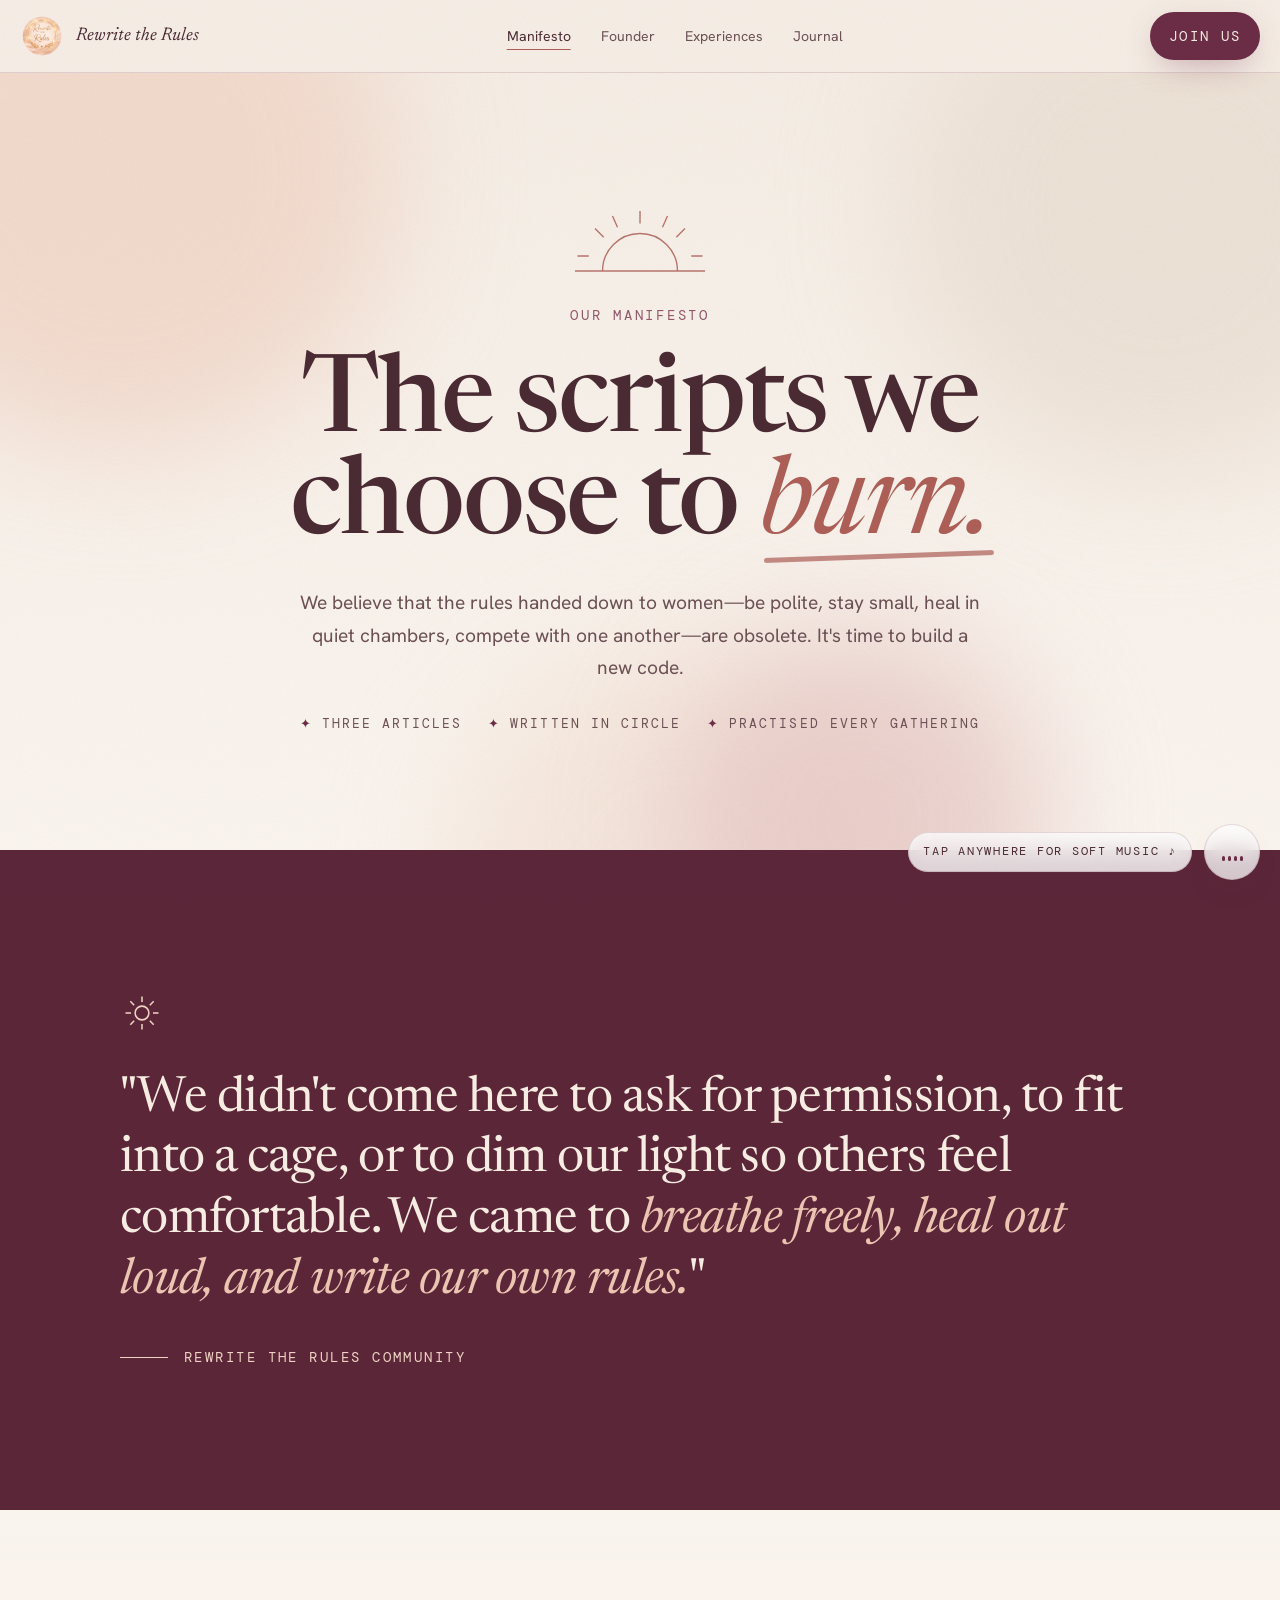
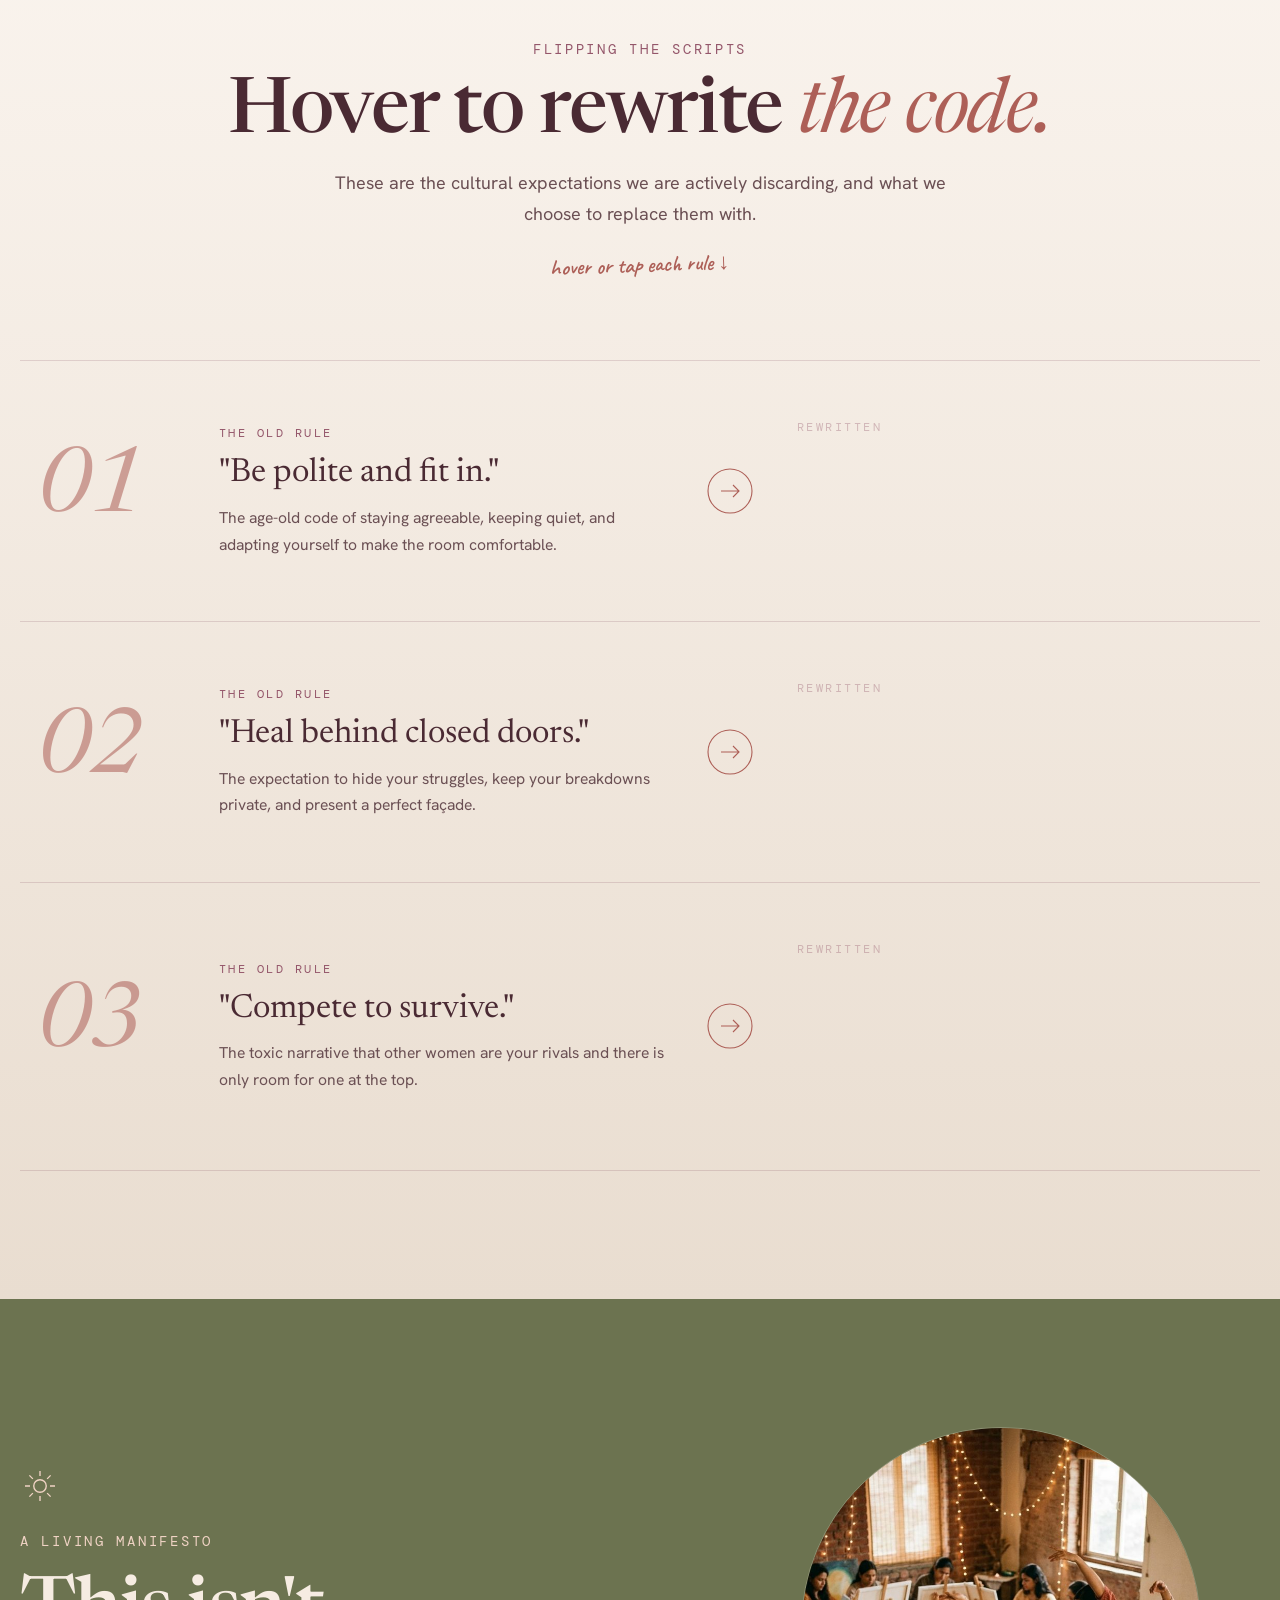
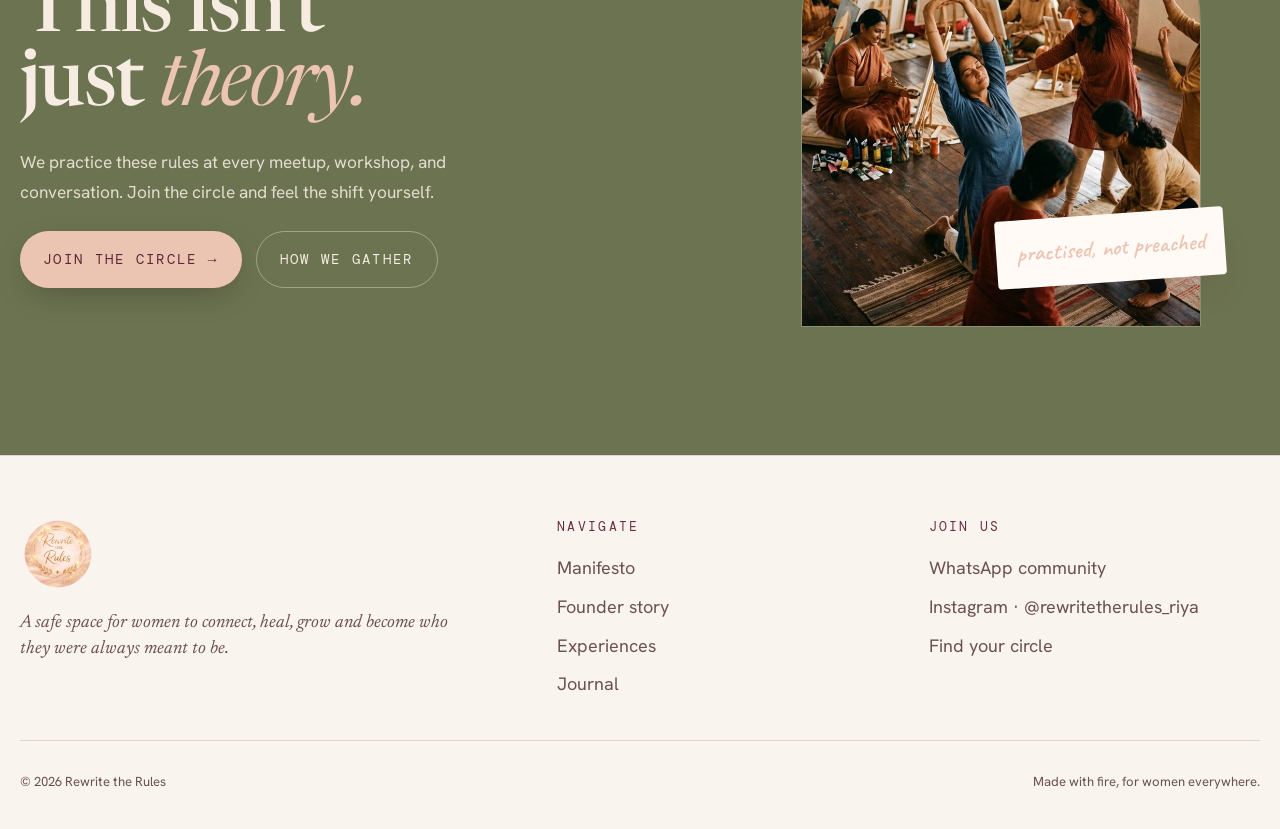
<file: manifesto.html>
<!doctype html>
<html lang="en">
<head>
<meta charset="utf-8">
<meta name="viewport" content="width=device-width, initial-scale=1, viewport-fit=cover">
<title>The Manifesto — Rewrite the Rules | We didn't come here to fit in</title>
<link rel="icon" type="image/png" href="assets/favicon.png">
<link rel="manifest" href="manifest.webmanifest">
<meta name="theme-color" content="#f5ede5">
<meta name="apple-mobile-web-app-capable" content="yes">
<meta name="mobile-web-app-capable" content="yes">
<meta name="apple-mobile-web-app-status-bar-style" content="default">
<meta name="apple-mobile-web-app-title" content="Rewrite">
<link rel="apple-touch-icon" href="assets/apple-touch-icon.png">
<meta name="description" content="Discover our rules of engagement. Reject polite silence, embrace radical sisterhood, and rewrite the script on your own terms.">
<link rel="preconnect" href="https://fonts.googleapis.com">
<link rel="preconnect" href="https://fonts.gstatic.com" crossorigin>
<link rel="stylesheet" href="https://fonts.googleapis.com/css2?family=Newsreader:ital,opsz,wght@0,6..72,300..700;1,6..72,300..700&family=Hanken+Grotesk:wght@400;500;600&family=DM+Mono:wght@400;500&family=Caveat:wght@400..700&display=swap">
<link rel="stylesheet" href="assets/site.css">
<style>
/* current page in nav */
.nav ul a[aria-current="page"]{color:var(--text);text-decoration:underline;text-decoration-color:var(--rose);text-decoration-thickness:1px;text-underline-offset:8px}

/* ---------- intro: a charter heading under a rising sun ---------- */
.m-hero{position:relative;overflow:hidden;text-align:center;padding-block:clamp(64px,10vw,140px) clamp(72px,9vw,120px);background:linear-gradient(180deg,var(--night),var(--ivory))}
.m-hero .wrap{position:relative;display:flex;flex-direction:column;align-items:center;gap:28px}
.m-hero .rise{width:clamp(96px,14vw,150px);height:auto;color:var(--rose);opacity:.85}
.m-hero h1{font-size:clamp(2.9rem,8.4vw,7.2rem);line-height:.95;letter-spacing:-.02em;max-width:11em}
.m-hero h1 em{font-weight:400;color:var(--rose)}
.burn{position:relative;display:inline-block}
.burn::after{content:"";position:absolute;left:2%;right:-2%;bottom:-.04em;height:.05em;background:var(--rose);border-radius:4px;opacity:.7;transform:rotate(-2deg);transform-origin:left;animation:m-under .9s cubic-bezier(.7,0,.2,1) .8s both}
@keyframes m-under{from{transform:rotate(-2deg) scaleX(0)}}
.m-hero .lede{max-width:36em;color:var(--muted);font-size:clamp(1.05rem,1.6vw,1.2rem)}
.m-hero .marks{display:flex;flex-wrap:wrap;justify-content:center;gap:8px 26px;font-family:var(--f-mono);font-size:0.80rem;letter-spacing:.16em;text-transform:uppercase;color:var(--muted)}
.m-hero .marks span::before{content:"✦";color:var(--gold);margin-right:.7em}

/* ---------- the statement: plum block, one long breath ---------- */
.statement{background:var(--wine);padding-block:clamp(80px,11vw,150px);position:relative;overflow:hidden}
.statement .wrap{max-width:1040px;display:flex;flex-direction:column;gap:34px;position:relative}
.statement .sun{width:44px;height:44px;color:var(--peach)}
.statement blockquote{margin:0;position:relative}
.statement blockquote p{font-family:var(--f-display);font-weight:400;font-size:clamp(1.65rem,3.9vw,3.2rem);line-height:1.22;letter-spacing:-.015em;text-wrap:pretty}
.statement blockquote p em{color:var(--blush)}
.statement figcaption{display:flex;align-items:center;gap:16px;font-family:var(--f-mono);font-size:0.85rem;letter-spacing:.18em;text-transform:uppercase;color:var(--peach)}
.statement figcaption::before{content:"";width:48px;height:1px;background:currentColor}

/* ---------- the articles: old rule struck, new rule handwritten ---------- */
.articles{background:linear-gradient(180deg,var(--ivory),var(--sage));padding-block:clamp(80px,10vw,140px)}
.articles header{display:flex;flex-direction:column;align-items:center;text-align:center;gap:16px;margin-bottom:clamp(44px,6vw,76px)}
.articles h2{font-size:clamp(2.5rem,6vw,5rem);letter-spacing:-.02em;line-height:.98}
.articles h2 em{font-weight:400;color:var(--rose)}
.articles header p{color:var(--muted);max-width:34em}
.articles .hint{font-family:var(--f-hand);color:var(--rose);font-size:1.40rem;transform:rotate(-2deg);font-weight:600}
.charter{list-style:none;margin:0;padding:0;border-top:1px solid var(--line)}
.article{border-bottom:1px solid var(--line)}
.article button{all:unset;box-sizing:border-box;cursor:pointer;display:grid;grid-template-columns:minmax(0,.32fr) minmax(0,1fr) 56px minmax(0,1fr);gap:clamp(18px,3vw,44px);align-items:center;width:100%;padding:clamp(32px,4.4vw,56px) clamp(8px,1.4vw,20px);border-radius:10px;transition:background .5s}
.article button:hover,.article.done button{background:rgba(255,250,245,.55)}
.article button:focus-visible{outline:2px solid var(--gold);outline-offset:4px}
.article .n{font-family:var(--f-display);font-style:italic;font-weight:400;font-size:clamp(3.4rem,7vw,6.2rem);line-height:.8;color:var(--rose);opacity:.55;letter-spacing:-.02em}
.article .old,.article .new{display:flex;flex-direction:column;gap:12px;min-width:0}
.article .tag{font-family:var(--f-mono);font-size:0.78rem;letter-spacing:.2em;text-transform:uppercase;color:var(--mauve)}
.article .h{display:block;font-family:var(--f-display)}
.article .old .h{font-size:clamp(1.45rem,2.6vw,2.1rem);line-height:1.1;font-weight:400;position:relative;transition:color .6s}
.article .old .h span{position:relative;background-image:linear-gradient(var(--ink),var(--ink));background-repeat:no-repeat;background-size:0% 3px;background-position:0 58%;-webkit-box-decoration-break:clone;box-decoration-break:clone;transition:background-size .6s cubic-bezier(.7,0,.2,1)}
.article .old p{color:var(--muted);font-size:.98rem;transition:opacity .6s}
.article .arrow{width:48px;height:48px;color:var(--rose);justify-self:center;transition:transform .7s cubic-bezier(.2,.8,.2,1)}
.article .new .h{font-family:var(--f-hand);font-size:clamp(2rem,3.6vw,2.9rem);line-height:1.05;color:var(--rose);transform:rotate(-2deg);transform-origin:left;letter-spacing:0;font-weight:600}
.article .new p{color:var(--text);font-size:1rem}
/* with JS the rewrite waits for a hover, focus or tap */
.js .article .new .h{clip-path:inset(-20% 110% -30% -10%);transition:clip-path 1s steps(18,end) .3s}
.js .article .new p{opacity:0;transform:translateY(8px);transition:opacity .6s .8s,transform .6s .8s}
.js .article .new .tag{opacity:.35;transition:opacity .4s}
.article.done .old .h,.no-js .article .old .h{color:var(--muted)}
.article.done .old .h span,.no-js .article .old .h span{background-size:100% 3px}
.article.done .old p{opacity:.7}
.article.done .arrow{transform:rotate(90deg)}
.js .article.done .new .h{clip-path:inset(-20% -10% -30% -10%)}
.js .article.done .new p{opacity:1;transform:none}
.js .article.done .new .tag{opacity:1}
@media (max-width:860px){
  .article button{grid-template-columns:minmax(0,1fr);gap:18px;padding:36px 4px}
  .article .n{font-size:3.4rem}
  .article .arrow{justify-self:start;width:38px;height:38px;transform:rotate(90deg)}
  .article.done .arrow{transform:rotate(180deg)}
}

/* ---------- living manifesto: olive block with an arch ---------- */
.living{background:var(--olive);padding-block:clamp(80px,10vw,140px)}
.living .wrap{display:grid;grid-template-columns:minmax(0,1.1fr) minmax(0,.9fr);gap:clamp(40px,7vw,110px);align-items:center}
.living-copy{display:flex;flex-direction:column;gap:24px;min-width:0}
.living h2{font-size:clamp(2.6rem,6vw,5rem);line-height:.96;letter-spacing:-.02em}
.living h2 em{font-weight:400;color:var(--blush)}
.living p{color:var(--muted);max-width:30em;font-size:1.08rem}
.living .sun{width:40px;height:40px;color:var(--peach)}
.living .arch-wrap{max-width:400px}
.living .arch{border-color:var(--line)}
.living .arch-tag{background:var(--paper);color:var(--rose)}
@media (max-width:900px){.living .wrap{grid-template-columns:minmax(0,1fr)}.living .arch-wrap{order:-1;max-width:320px}}
@media (max-width:520px){.living .arch-tag{right:0}}

@media (prefers-reduced-motion:reduce){
  .js .article .new .h{clip-path:none}
  .js .article .new p{opacity:1;transform:none}
}
</style>
</head>
<body class="no-js">
<script>document.body.className='js';</script>

<nav class="nav band" aria-label="Main">
  <div class="wrap">
    <a class="brand" href="index.html"><img src="assets/logo-sm.png" alt="Rewrite the Rules"><span>Rewrite the Rules</span></a>
    <ul>
      <li><a href="manifesto.html" aria-current="page">Manifesto</a></li>
      <li><a href="founder.html">Founder</a></li>
      <li><a href="experiences.html">Experiences</a></li>
      <li><a href="blog.html">Journal</a></li>
    </ul>
    <a class="btn btn-gold" href="join.html">Join us</a>
  </div>
</nav>

<header class="m-hero band">
  <div class="aurora" aria-hidden="true"><i></i><i></i><i></i><i></i></div>
  <div class="wrap">
    <svg class="rise" viewBox="0 0 120 60" fill="none" stroke="currentColor" stroke-width="1.1" aria-hidden="true"><path d="M30 56a30 30 0 0 1 60 0"/><path d="M8 56h104"/><path d="M60 8v10M24 22l7 7M96 22l-7 7M10 44h9M110 44h-9M38 12l4 9M82 12l-4 9"/></svg>
    <div class="eyebrow">Our Manifesto</div>
    <h1>The scripts we choose to <em class="burn">burn.</em></h1>
    <p class="lede">We believe that the rules handed down to women—be polite, stay small, heal in quiet chambers, compete with one another—are obsolete. It's time to build a new code.</p>
    <div class="marks"><span>Three articles</span><span>Written in circle</span><span>Practised every gathering</span></div>
  </div>
</header>

<section class="statement band on-dark" aria-label="Manifesto statement">
  <figure class="wrap" style="margin-block:0">
    <svg class="sun" viewBox="0 0 32 32" fill="none" stroke="currentColor" stroke-width="1.1" aria-hidden="true"><circle cx="16" cy="16" r="5"/><path d="M16 4v4M16 24v4M4 16h4M24 16h4M7.5 7.5l2.8 2.8M21.7 21.7l2.8 2.8M7.5 24.5l2.8-2.8M21.7 10.3l2.8-2.8"/></svg>
    <blockquote><p>"We didn't come here to ask for permission, to fit into a cage, or to dim our light so others feel comfortable. We came to <em>breathe freely, heal out loud, and write our own rules.</em>"</p></blockquote>
    <figcaption>Rewrite the Rules Community</figcaption>
  </figure>
</section>

<section class="articles band" id="rules">
  <div class="wrap">
    <header>
      <div class="eyebrow">Flipping the scripts</div>
      <h2>Hover to rewrite <em>the code.</em></h2>
      <p>These are the cultural expectations we are actively discarding, and what we choose to replace them with.</p>
      <span class="hint" aria-hidden="true">hover or tap each rule ↓</span>
    </header>

    <ol class="charter" id="charter">
      <li class="article"><button type="button" aria-pressed="false">
        <span class="n" aria-hidden="true">01</span>
        <span class="old"><span class="tag">The old rule</span><span class="h"><span>"Be polite and fit in."</span></span><p>The age-old code of staying agreeable, keeping quiet, and adapting yourself to make the room comfortable.</p></span>
        <svg class="arrow" viewBox="0 0 48 48" fill="none" stroke="currentColor" stroke-width="1.1" aria-hidden="true"><circle cx="24" cy="24" r="22"/><path d="M15 24h18M27 18l6 6-6 6"/></svg>
        <span class="new"><span class="tag">Rewritten</span><span class="h">Take up space.</span><p>We choose unapologetic expression. Speak your mind, live on your own terms, and take up the space you deserve.</p></span>
      </button></li>

      <li class="article"><button type="button" aria-pressed="false">
        <span class="n" aria-hidden="true">02</span>
        <span class="old"><span class="tag">The old rule</span><span class="h"><span>"Heal behind closed doors."</span></span><p>The expectation to hide your struggles, keep your breakdowns private, and present a perfect façade.</p></span>
        <svg class="arrow" viewBox="0 0 48 48" fill="none" stroke="currentColor" stroke-width="1.1" aria-hidden="true"><circle cx="24" cy="24" r="22"/><path d="M15 24h18M27 18l6 6-6 6"/></svg>
        <span class="new"><span class="tag">Rewritten</span><span class="h">Heal out loud.</span><p>We choose vulnerability. We share our stories, process our weights in community, and rebuild together without shame.</p></span>
      </button></li>

      <li class="article"><button type="button" aria-pressed="false">
        <span class="n" aria-hidden="true">03</span>
        <span class="old"><span class="tag">The old rule</span><span class="h"><span>"Compete to survive."</span></span><p>The toxic narrative that other women are your rivals and there is only room for one at the top.</p></span>
        <svg class="arrow" viewBox="0 0 48 48" fill="none" stroke="currentColor" stroke-width="1.1" aria-hidden="true"><circle cx="24" cy="24" r="22"/><path d="M15 24h18M27 18l6 6-6 6"/></svg>
        <span class="new"><span class="tag">Rewritten</span><span class="h">Radical Sisterhood.</span><p>We choose collaboration. We lift as we climb, share opportunities, and protect this community as a zero-judgment zone.</p></span>
      </button></li>
    </ol>
  </div>
</section>

<section class="living band on-dark" id="living">
  <div class="wrap">
    <div class="living-copy">
      <svg class="sun" viewBox="0 0 32 32" fill="none" stroke="currentColor" stroke-width="1.1" aria-hidden="true"><circle cx="16" cy="16" r="5"/><path d="M16 4v4M16 24v4M4 16h4M24 16h4M7.5 7.5l2.8 2.8M21.7 21.7l2.8 2.8M7.5 24.5l2.8-2.8M21.7 10.3l2.8-2.8"/></svg>
      <div class="eyebrow">A Living Manifesto</div>
      <h2>This isn't just <em>theory.</em></h2>
      <p>We practice these rules at every meetup, workshop, and conversation. Join the circle and feel the shift yourself.</p>
      <div class="hero-ctas">
        <a class="btn btn-gold" href="join.html">Join the Circle <span class="arr">→</span></a>
        <a class="btn btn-ghost" href="experiences.html">How we gather</a>
      </div>
    </div>
    <div class="arch-wrap">
      <div class="arch"><img src="assets/workshop.jpg" alt="Women at a Rewrite the Rules workshop" loading="lazy"></div>
      <div class="arch-tag">practised, not preached</div>
    </div>
  </div>
</section>

<footer class="band">
  <div class="wrap">
    <div class="f-brand">
      <img src="assets/logo-sm.png" alt="Rewrite the Rules logo">
      <p>A safe space for women to connect, heal, grow and become who they were always meant to be.</p>
    </div>
    <div>
      <h4>Navigate</h4>
      <ul>
        <li><a href="manifesto.html">Manifesto</a></li>
        <li><a href="founder.html">Founder story</a></li>
        <li><a href="experiences.html">Experiences</a></li>
        <li><a href="blog.html">Journal</a></li>
      </ul>
    </div>
    <div>
      <h4>Join us</h4>
      <ul>
        <li><a href="https://chat.whatsapp.com/JGxNVN498TELuokR7WVNBc">WhatsApp community</a></li>
        <li><a href="https://www.instagram.com/rewritetherules_riya">Instagram · @rewritetherules_riya</a></li>
        <li><a href="join.html">Find your circle</a></li>
      </ul>
    </div>
    <div class="f-bottom"><span>© 2026 Rewrite the Rules</span><span>Made with fire, for women everywhere.</span></div>
  </div>
</footer>

<div class="sound" id="sound">
  <button type="button" id="sound-btn" aria-pressed="false" aria-label="Play soft music"><span class="bars" aria-hidden="true"><span></span><span></span><span></span><span></span></span></button>
  <span class="hint" id="sound-hint">Tap anywhere for soft music ♪</span>
</div>

<script src="assets/music.js"></script>
<script src="assets/nav.js"></script>
<script>
(function(){
  // Each article: hover or focus rewrites it, a tap toggles it.
  // If nobody touches them, they rewrite themselves shortly after scrolling into view.
  var items=[].slice.call(document.querySelectorAll('#charter .article'));
  var mq=window.matchMedia||function(){return{matches:false}};
  var reduce=mq('(prefers-reduced-motion: reduce)').matches;
  var canHover=mq('(hover: hover)').matches;
  items.forEach(function(li){
    var b=li.querySelector('button');
    new MutationObserver(function(){b.setAttribute('aria-pressed',li.classList.contains('done')?'true':'false')}).observe(li,{attributes:true,attributeFilter:['class']});
    if(canHover){
      b.addEventListener('mouseenter',function(){li.classList.add('done')});
    }
    b.addEventListener('focus',function(){li.classList.add('done')});
    b.addEventListener('click',function(e){
      // keyboard and touch toggle; a mouse click after hover keeps it rewritten
      if(e.detail===0||!canHover)li.classList.toggle('done');
      else li.classList.add('done');
    });
  });
  if(reduce){items.forEach(function(li){li.classList.add('done')});return;}
  if('IntersectionObserver' in window){
    var io=new IntersectionObserver(function(es){
      es.forEach(function(en){if(en.isIntersecting){var t=en.target;setTimeout(function(){t.classList.add('done')},canHover?1600:600);io.unobserve(t);}});
    },{threshold:.45});
    items.forEach(function(li){io.observe(li)});
  }
})();
</script>

</body>
</html>
</file>
<file: assets/site.css>
/* Layout: a slow, warm wellness studio. Cream paper ground, blush and beige bands,
   solid olive and plum blocks for the moments that matter, terracotta handwriting.
   Old rules get struck out and rewritten by hand. */
:root{
  --night:#f5ede5;      /* page ground: cream */
  --wine:#5c2639;       /* plum block */
  --olive:#6c7350;      /* olive block */
  --sage:#e9ddd0;       /* beige band */
  --peach:#f0d3c4;      /* blush glow */
  --blush:#ecc4b2;      /* blush band */
  --paper:#fffaf5;      /* notebook paper */
  --rose:#ad5f57;       /* handwriting: terracotta */
  --mauve:#94566a;      /* labels */
  --gold:#6b2d45;       /* accent: plum buttons */
  --moon:#fff8ea;
  --text:#4a2a33;       /* plum-brown ink */
  --muted:#6b5054;
  --ink:#4a2a33;
  --ink-muted:#6b5054;
  --line:rgba(107,45,69,.16);
  --ivory:#faf4ee;      /* white sections */
  --cream-text:#f6ece2;
  --shadow:rgba(90,40,50,.2);

  --f-display:"Newsreader", "Iowan Old Style", Georgia, serif;
  --f-body:"Hanken Grotesk", "Segoe UI", system-ui, sans-serif;
  --f-hand:"Caveat", "Segoe Print", "Bradley Hand", cursive;
  --f-mono:"DM Mono", ui-monospace, Consolas, monospace;

  --gutter-l:max(16px, env(safe-area-inset-left, 0px));
  --gutter-r:max(16px, env(safe-area-inset-right, 0px));
  --wrap:1240px;
  color-scheme:light;
}
*{box-sizing:border-box}
html{scroll-behavior:smooth}
body{margin:0;background:var(--night);color:var(--text);font-family:var(--f-body);font-size:18px;line-height:1.7;-webkit-font-smoothing:antialiased;overflow-x:hidden}
img{max-width:100%;display:block}
a{color:inherit}
:focus-visible{outline:2px solid var(--gold);outline-offset:4px;border-radius:2px}
h1,h2,h3{font-family:var(--f-display);font-weight:500;margin:0;text-wrap:balance;letter-spacing:-.01em}
p{margin:0}
.band{padding-left:var(--gutter-l);padding-right:var(--gutter-r)}
.wrap{max-width:var(--wrap);margin-inline:auto}
.eyebrow{font-family:var(--f-mono);font-size:0.85rem;letter-spacing:.2em;text-transform:uppercase;color:var(--mauve)}
.hand{font-family:var(--f-hand);color:var(--rose);font-weight:600}

/* grain over everything */
body::after{content:"";position:fixed;inset:0;pointer-events:none;z-index:100;opacity:.05;mix-blend-mode:multiply;
  background-image:url("data:image/svg+xml,%3Csvg xmlns='http://www.w3.org/2000/svg' width='180' height='180'%3E%3Cfilter id='n'%3E%3CfeTurbulence type='fractalNoise' baseFrequency='.85' numOctaves='3' stitchTiles='stitch'/%3E%3C/filter%3E%3Crect width='100%25' height='100%25' filter='url(%23n)'/%3E%3C/svg%3E")}

/* ---------- buttons ---------- */
.btn{display:inline-flex;align-items:center;gap:.7em;font-family:var(--f-mono);font-size:0.90rem;letter-spacing:.16em;text-transform:uppercase;text-decoration:none;padding:1.05em 1.6em;border-radius:999px;transition:transform .3s cubic-bezier(.2,.8,.2,1),background .3s,color .3s,box-shadow .3s;white-space:nowrap}
.btn .arr{transition:transform .3s}
.btn:hover .arr{transform:translateX(4px)}
.btn-gold{background:var(--gold);color:var(--cream-text);box-shadow:0 10px 34px -10px rgba(107,45,69,.45)}
.btn-gold:hover{transform:translateY(-2px);box-shadow:0 18px 46px -12px rgba(107,45,69,.6)}
.btn-ghost{border:1px solid rgba(107,45,69,.3);color:var(--text);background:rgba(255,250,245,.5)}
.btn-ghost:hover{border-color:var(--gold);color:var(--gold)}
.btn-ink{background:var(--ink);color:var(--paper)}
.btn-ink:hover{transform:translateY(-2px)}
.btn-line-ink{border:1px solid rgba(59,51,80,.3);color:var(--ink)}
.btn-line-ink:hover{border-color:var(--ink)}

/* ---------- nav ---------- */
.nav{position:sticky;top:env(safe-area-inset-top,0px);z-index:50;backdrop-filter:blur(14px);-webkit-backdrop-filter:blur(14px);background:rgba(245,237,229,.8);border-bottom:1px solid var(--line)}
.nav .wrap{display:flex;align-items:center;justify-content:space-between;gap:24px;padding-block:12px}
.brand{display:flex;align-items:center;gap:12px;text-decoration:none}
.brand img{width:44px;height:44px;border-radius:50%}
.brand span{font-family:var(--f-display);font-style:italic;font-size:1.15rem}
.nav ul{display:flex;gap:30px;list-style:none;margin:0;padding:0}
.nav ul a{text-decoration:none;font-size:.88rem;color:var(--muted);transition:color .2s}
.nav ul a:hover{color:var(--text)}
.nav .btn{padding:.8em 1.3em}
@media (max-width:880px){.nav ul{display:none}}
@media (max-width:420px){.brand span{display:none}}

/* ---------- hero ---------- */
.hero{position:relative;overflow:hidden;padding-block:clamp(56px,9vw,120px) clamp(64px,8vw,110px)}
.hero{background:linear-gradient(180deg,var(--night),var(--ivory))}
.aurora{position:absolute;inset:0;pointer-events:none;overflow:hidden}
.aurora i{position:absolute;border-radius:50%;filter:blur(60px);opacity:.75;animation:drift 22s ease-in-out infinite alternate}
.aurora i:nth-child(1){width:560px;height:560px;left:-160px;top:-180px;background:#f0d3c4}
.aurora i:nth-child(2){width:520px;height:520px;right:-140px;top:-120px;background:#e9ddd0;animation-delay:-6s}
.aurora i:nth-child(3){width:460px;height:460px;left:35%;bottom:-260px;background:#f3e2d6;animation-delay:-12s}
.aurora i:nth-child(4){width:380px;height:380px;right:18%;bottom:-160px;background:#e6c6c3;animation-delay:-3s}
@keyframes drift{to{transform:translate(60px,40px) scale(1.12)}}
.hero .wrap{position:relative;display:grid;grid-template-columns:minmax(0,1.25fr) minmax(0,.9fr);gap:clamp(40px,6vw,90px);align-items:center}
@media (max-width:960px){.hero .wrap{grid-template-columns:minmax(0,1fr)}}
.hero-copy{display:flex;flex-direction:column;gap:30px;min-width:0}
.hero h1{font-size:clamp(3.1rem,8.6vw,7.4rem);line-height:.92;font-weight:500;letter-spacing:-.02em}
.hero h1 em{font-style:italic;font-weight:400}
.strike{position:relative;display:inline-block;white-space:nowrap}
.strike .old{color:var(--muted);transition:color 1s}
.rewrite{display:block;width:max-content;max-width:100%;margin-top:.12em;font-family:var(--f-hand);font-weight:700;font-style:normal;font-size:.78em;line-height:1;letter-spacing:0;color:#9a4038;transform:rotate(-3deg);transform-origin:left center;
  clip-path:inset(-20% -5% -30% 0);animation:write 1.4s steps(18,end) 1.4s both}
.rewrite::after{content:"";display:block;height:.09em;margin-top:.04em;width:100%;background:#9a4038;opacity:.35;border-radius:9px;transform:rotate(-1deg)}
.strike::after{content:"";position:absolute;left:-4%;right:-4%;top:54%;height:.075em;background:var(--gold);border-radius:4px;transform:rotate(-3deg) scaleX(1);transform-origin:left;animation:strike .9s cubic-bezier(.7,0,.2,1) .7s both}
@keyframes strike{from{transform:rotate(-3deg) scaleX(0)}}
@keyframes write{from{clip-path:inset(-20% 100% -30% 0)}}
.hero-lede{max-width:34em;color:var(--muted);font-size:1.1rem}
.hero-lede strong{color:var(--text);font-weight:500}
.hero-ctas{display:flex;flex-wrap:wrap;gap:14px}
.hero-meta{display:flex;flex-wrap:wrap;gap:10px 26px;font-family:var(--f-mono);font-size:0.83rem;letter-spacing:.14em;text-transform:uppercase;color:var(--muted)}
.hero-meta b{color:var(--gold);font-weight:500}

/* the rulebook: a ruled school notebook page */
.rulebook{position:relative;background:var(--paper);color:var(--ink);border-radius:6px;padding:34px 26px 30px 64px;transform:rotate(2deg);
  box-shadow:0 40px 80px -36px var(--shadow),0 0 0 1px rgba(107,45,69,.08);
  background-image:linear-gradient(90deg,transparent 46px,rgba(214,140,140,.5) 46px,rgba(214,140,140,.5) 48px,transparent 48px),
    repeating-linear-gradient(180deg,transparent 0 47px,rgba(86,130,170,.22) 47px 48px);
  background-position:0 0,0 22px;min-width:0}
.rulebook::before{content:"";position:absolute;top:-14px;left:50%;width:110px;height:28px;transform:translateX(-50%) rotate(-3deg);background:rgba(236,196,178,.85);backdrop-filter:blur(2px)}
.rulebook-head{display:flex;justify-content:space-between;align-items:baseline;gap:12px;margin-bottom:10px;font-family:var(--f-mono);font-size:0.80rem;letter-spacing:.16em;text-transform:uppercase;color:var(--ink-muted)}
.rules{list-style:none;margin:0;padding:0}
.rule{position:relative;min-height:96px;display:flex;flex-direction:column;justify-content:flex-end;padding-bottom:10px;cursor:pointer;-webkit-tap-highlight-color:transparent}
.rule button{all:unset;cursor:pointer;display:block;width:100%}
.rule .n{position:absolute;left:-46px;bottom:14px;font-family:var(--f-mono);font-size:0.78rem;color:var(--rose)}
.rule .was{font-family:var(--f-display);font-size:clamp(1.25rem,2.4vw,1.6rem);position:relative;display:inline-block;transition:color .5s}
.rule .was::after{content:"";position:absolute;left:-3px;right:-3px;top:55%;height:3px;background:var(--ink);border-radius:3px;transform:scaleX(0);transform-origin:left;transition:transform .55s cubic-bezier(.7,0,.2,1)}
.rule .now{font-family:var(--f-hand);font-size:clamp(1.35rem,2.6vw,1.75rem);color:var(--rose);line-height:1;transform:rotate(-2deg);clip-path:inset(0 100% 0 0);transition:clip-path .9s steps(18,end) .35s;margin-bottom:4px;display:block;font-weight:600}
.rule.done .was{color:var(--ink-muted)}
.rule.done .was::after{transform:scaleX(1)}
.rule.done .now{clip-path:inset(0 0 0 0)}
.rulebook-foot{margin-top:14px;font-family:var(--f-mono);font-size:0.78rem;letter-spacing:.12em;text-transform:uppercase;color:var(--ink-muted)}

/* ---------- ivory sections: same components, re-tokened for a white ground ---------- */
.light{background:var(--ivory);color:var(--text);position:relative}
.light .arch{border-color:transparent;box-shadow:0 50px 90px -40px var(--shadow)}
.light .arch-tag{background:var(--ink);color:var(--paper)}
section.light{background:var(--ivory)}
/* a thin gold hairline + star marks the seam into each ivory section */
section.light::before{content:"✦";position:absolute;left:50%;top:0;transform:translate(-50%,-50%);width:44px;height:44px;border-radius:50%;display:grid;place-items:center;background:var(--ivory);color:var(--gold);font-size:.9rem;border:1px solid var(--line)}

/* ---------- solid olive / plum blocks: same components, cream on colour ---------- */
.on-dark{--text:var(--cream-text);--muted:rgba(246,236,226,.88);--line:rgba(246,236,226,.24);--gold:var(--blush);--rose:var(--blush);color:var(--text)}
.on-dark .btn-gold{color:var(--wine);box-shadow:0 10px 34px -12px rgba(0,0,0,.35)}
.on-dark .btn-ghost{background:transparent;border-color:rgba(246,236,226,.4)}
.on-dark .eyebrow{color:var(--peach)}
.wisdom .poster{border-color:var(--ivory)}

/* ---------- gathering / moon ---------- */
.gathering{padding-block:clamp(80px,10vw,140px);background:var(--olive);overflow:hidden}
.gathering .wrap{display:grid;grid-template-columns:minmax(0,.9fr) minmax(0,1.1fr);gap:clamp(40px,7vw,100px);align-items:center}
@media (max-width:900px){.gathering .wrap{grid-template-columns:minmax(0,1fr)}}
.moon-stage{position:relative;aspect-ratio:1;max-width:520px;width:100%;margin-inline:auto}
.moon-stage::before{content:"";position:absolute;inset:-8%;border-radius:50%;background:radial-gradient(circle,rgba(255,255,255,.9),rgba(253,227,220,.5) 40%,transparent 66%);animation:breathe 7s ease-in-out infinite}
@keyframes breathe{50%{transform:scale(1.06);opacity:.75}}
.moon-stage canvas{position:relative;width:100%;height:100%}
.orbit{position:absolute;inset:-4%;border:1px dashed var(--line);border-radius:50%;animation:spin 90s linear infinite}
.orbit::before{content:"";position:absolute;top:50%;left:-5px;width:10px;height:10px;border-radius:50%;background:var(--gold);box-shadow:0 0 18px var(--gold)}
@keyframes spin{to{transform:rotate(360deg)}}
.gathering-copy{display:flex;flex-direction:column;gap:26px;min-width:0}
.gathering h2{font-size:clamp(2.8rem,6.4vw,5.6rem);line-height:.95;letter-spacing:-.02em}
.gathering h2 em{font-weight:400;color:var(--gold)}
.gathering p{color:var(--muted);max-width:32em;font-size:1.08rem}
.moon-data{display:grid;grid-template-columns:repeat(3,minmax(0,1fr));border-top:1px solid var(--line);border-bottom:1px solid var(--line)}
.moon-data div{padding:18px 16px 18px 0;display:flex;flex-direction:column;gap:6px;min-width:0}
.moon-data div+div{padding-left:16px;border-left:1px solid var(--line)}
.moon-data dt{font-family:var(--f-mono);font-size:0.78rem;letter-spacing:.16em;text-transform:uppercase;color:var(--muted)}
.moon-data dd{margin:0;font-family:var(--f-display);font-size:1.2rem;font-variant-numeric:tabular-nums}
@media (max-width:520px){.moon-data{grid-template-columns:minmax(0,1fr)}.moon-data div+div{padding-left:0;border-left:0;border-top:1px solid var(--line)}}

/* ---------- philosophy ---------- */
.philo{padding-block:clamp(80px,10vw,140px);background:linear-gradient(180deg,var(--night),var(--wine) 60%,var(--night))}
.philo .wrap{display:grid;grid-template-columns:minmax(0,1fr) minmax(0,1fr);gap:clamp(40px,7vw,110px);align-items:center}
@media (max-width:900px){.philo .wrap{grid-template-columns:minmax(0,1fr)}}
.arch{position:relative;border-radius:999px 999px 8px 8px;overflow:hidden;aspect-ratio:4/5;max-width:100%;border:1px solid var(--line)}
.arch img{width:100%;height:100%;object-fit:cover;transform:scale(1.04);transition:transform 1.4s cubic-bezier(.2,.8,.2,1)}
.arch:hover img{transform:scale(1.1)}
.arch-wrap{position:relative;max-width:480px;width:100%;margin-inline:auto}
.arch-tag{position:absolute;right:-6%;bottom:9%;background:var(--paper);color:var(--ink);padding:14px 20px;border-radius:4px;transform:rotate(-4deg);box-shadow:0 20px 40px -14px var(--shadow);font-family:var(--f-hand);font-size:1.46rem;font-weight:600}
@media (max-width:520px){.arch-tag{right:0}}
.philo-copy{display:flex;flex-direction:column;gap:24px;min-width:0}
.philo h2{font-size:clamp(2.6rem,5.6vw,4.8rem);line-height:.98;letter-spacing:-.02em}
.philo h2 em{color:var(--rose);font-weight:400}
.philo p{color:var(--muted);max-width:34em}
.philo p.big{font-family:var(--f-display);font-size:clamp(1.3rem,2.2vw,1.65rem);line-height:1.4;color:var(--text)}
.formats{display:flex;flex-wrap:wrap;gap:10px;list-style:none;margin:6px 0 0;padding:0}
.formats li{background:var(--sage);border:1px solid var(--line);border-radius:999px;padding:.5em 1.1em;font-size:.86rem;color:var(--text)}

/* ---------- divine rewrite ---------- */
.program{background:var(--blush);color:var(--ink);padding-block:clamp(80px,10vw,140px);position:relative;overflow:hidden}
.program .big8{position:absolute;right:-2vw;top:50%;transform:translateY(-50%);font-family:var(--f-display);font-style:italic;font-size:clamp(22rem,48vw,46rem);line-height:.8;color:rgba(184,103,94,.09);pointer-events:none;user-select:none}
.program .wrap{position:relative;display:grid;grid-template-columns:minmax(0,.8fr) minmax(0,1.2fr);gap:clamp(40px,7vw,110px);align-items:center}
@media (max-width:900px){.program .wrap{grid-template-columns:minmax(0,1fr)}}
.flyer{position:relative;max-width:400px;width:100%;margin-inline:auto}
.flyer img{border-radius:6px;transform:rotate(-3deg);box-shadow:0 40px 70px -30px var(--shadow);transition:transform .6s cubic-bezier(.2,.8,.2,1)}
.flyer:hover img{transform:rotate(0) scale(1.02)}
.flyer .seal{position:absolute;top:-28px;right:-18px;width:118px;height:118px;border-radius:50%;background:var(--gold);color:#fff;display:grid;place-items:center;text-align:center;font-family:var(--f-mono);font-size:0.78rem;letter-spacing:.14em;text-transform:uppercase;line-height:1.3;transform:rotate(10deg);box-shadow:0 14px 30px -10px var(--shadow)}
.flyer .seal b{display:block;font-family:var(--f-display);font-style:italic;font-size:2.6rem;letter-spacing:0;line-height:1;text-transform:none;font-weight:500}
@media (max-width:520px){.flyer .seal{right:0}}
.program-copy{display:flex;flex-direction:column;gap:24px;min-width:0}
.program .eyebrow{color:var(--mauve)}
.program h2{font-size:clamp(2.8rem,6.6vw,5.8rem);line-height:.92;letter-spacing:-.02em}
.program h2 em{font-weight:400}
.program p{color:var(--ink-muted);max-width:34em}
.program p.lead{font-family:var(--f-display);font-size:clamp(1.25rem,2vw,1.55rem);line-height:1.4;color:var(--ink)}
.pillars{list-style:none;margin:0;padding:0;border-top:1px solid rgba(59,51,80,.15)}
.pillars li{display:grid;grid-template-columns:minmax(0,.9fr) minmax(0,1.4fr);gap:20px;padding:18px 0;border-bottom:1px solid rgba(59,51,80,.15);align-items:baseline}
.pillars strong{font-family:var(--f-display);font-weight:500;font-size:1.3rem}
.pillars span{color:var(--ink-muted);font-size:.96rem}
@media (max-width:520px){.pillars li{grid-template-columns:minmax(0,1fr);gap:4px}}
.coach{display:flex;align-items:center;gap:14px;font-size:.95rem;color:var(--ink)}
.coach .sig{font-family:var(--f-hand);font-size:1.90rem;color:var(--rose);line-height:1;font-weight:600}
.program-ctas{display:flex;flex-wrap:wrap;gap:14px}

/* ---------- explore: three arched doorways into the circle ---------- */
.explore{padding-block:clamp(80px,10vw,140px)}
section.explore{background:linear-gradient(180deg,var(--ivory),var(--sage))}
.explore header{display:grid;grid-template-columns:minmax(0,1.3fr) minmax(0,.7fr);gap:24px 60px;align-items:end;margin-bottom:clamp(40px,6vw,72px)}
.explore header .h{display:flex;flex-direction:column;gap:14px;min-width:0}
.explore h2{font-size:clamp(2.6rem,6vw,5.2rem);letter-spacing:-.02em;line-height:.95}
.explore h2 em{font-weight:400;color:var(--rose)}
.explore header p{color:var(--muted);max-width:26em;min-width:0}
@media (max-width:760px){.explore header{grid-template-columns:minmax(0,1fr)}}
.sun{width:30px;height:30px;color:currentColor}
.doors{list-style:none;margin:0;padding:0;display:grid;grid-template-columns:repeat(3,minmax(0,1fr));gap:clamp(16px,2.4vw,30px);align-items:start}
.doors li{min-width:0}
.doors li:nth-child(2){margin-top:clamp(40px,6vw,80px)}
.door{position:relative;display:block;text-decoration:none;color:var(--cream-text);aspect-ratio:3/4.4;max-width:100%;border-radius:999px 999px 16px 16px;isolation:isolate;transition:transform .7s cubic-bezier(.2,.8,.2,1)}
.door .img{position:absolute;inset:0;border-radius:inherit;overflow:hidden;z-index:-1;box-shadow:0 40px 70px -40px var(--shadow)}
.door img{width:100%;height:100%;object-fit:cover;transform:scale(1.02);transition:transform 1.2s cubic-bezier(.2,.8,.2,1)}
.door .img::after{content:"";position:absolute;inset:0;background:linear-gradient(180deg,rgba(0,0,0,0) 30%,var(--tint) 88%)}
.door::after{content:"";position:absolute;inset:-10px;border-radius:999px 999px 22px 22px;border:1px solid var(--line);transition:inset .6s cubic-bezier(.2,.8,.2,1),border-color .4s;pointer-events:none}
.door:hover{transform:translateY(-8px)}
.door:hover img{transform:scale(1.09)}
.door:hover::after{inset:-16px;border-color:var(--rose)}
.door-in{position:absolute;inset:0;display:flex;flex-direction:column;align-items:center;justify-content:space-between;text-align:center;padding:clamp(26px,3vw,40px) clamp(18px,2vw,28px) clamp(22px,2.4vw,30px)}
.door .sun{opacity:.9}
.door-text{display:flex;flex-direction:column;align-items:center;gap:12px}
.door .k{font-family:var(--f-mono);font-size:0.78rem;letter-spacing:.2em;text-transform:uppercase;opacity:.85}
.door .t{font-family:var(--f-display);font-size:clamp(2rem,3.4vw,3rem);line-height:.95;letter-spacing:-.02em;font-weight:400;text-wrap:balance}
.door .t em{font-style:italic}
.door .d{font-size:.92rem;line-height:1.5;opacity:.88;max-width:22em}
.door .go{margin-top:6px;display:inline-flex;align-items:center;gap:.6em;font-family:var(--f-mono);font-size:0.80rem;letter-spacing:.16em;text-transform:uppercase;padding:.85em 1.3em;border-radius:999px;border:1px solid rgba(246,236,226,.5);transition:background .3s,color .3s}
.door:hover .go{background:var(--cream-text);color:var(--wine)}
.door.plum{--tint:rgba(92,38,57,.92)}
.door.terra{--tint:rgba(150,78,70,.92)}
.door.olive{--tint:rgba(84,90,60,.94)}
@media (max-width:860px){
  .doors{display:flex;overflow-x:auto;scroll-snap-type:x mandatory;gap:18px;padding:18px 16px 26px;margin-inline:-16px;scrollbar-width:none}
  .doors::-webkit-scrollbar{display:none}
  .doors li{flex:0 0 min(78%,340px);scroll-snap-align:center}
  .doors li:nth-child(2){margin-top:0}
}

/* ---------- wisdom ---------- */
.wisdom{padding-block:clamp(70px,9vw,120px);background:var(--wine);overflow:hidden}
.wisdom header{text-align:center;display:flex;flex-direction:column;align-items:center;gap:16px;margin-bottom:60px}
.wisdom h2{font-size:clamp(2.4rem,5.4vw,4.6rem);letter-spacing:-.02em;line-height:1}
.wisdom h2 em{font-weight:400;color:var(--rose)}
.wisdom header p{color:var(--muted);max-width:36em}
.posters{display:flex;justify-content:center;align-items:center;gap:0;padding-block:20px}
.poster{width:min(30%,320px);flex:none;border-radius:6px;overflow:hidden;box-shadow:0 40px 70px -30px var(--shadow);border:6px solid var(--paper);transition:transform .6s cubic-bezier(.2,.8,.2,1),z-index 0s .3s;position:relative;background:var(--paper)}
.poster img{width:100%;aspect-ratio:3/4;object-fit:cover}
.poster:nth-child(1){transform:rotate(-8deg) translateX(14%) translateY(18px)}
.poster:nth-child(2){transform:rotate(1deg) translateY(-12px);z-index:2}
.poster:nth-child(3){transform:rotate(9deg) translateX(-14%) translateY(22px)}
.poster:hover{transform:rotate(0) translateY(-24px) scale(1.06);z-index:5;transition:transform .6s cubic-bezier(.2,.8,.2,1),z-index 0s}
@media (max-width:640px){.posters{flex-direction:column;gap:22px}.poster{width:min(82%,320px)}.poster:nth-child(n){transform:rotate(-2deg)}.poster:nth-child(2){transform:rotate(2deg)}}

/* ---------- final cta ---------- */
.final{position:relative;padding-block:clamp(100px,12vw,180px);text-align:center;overflow:hidden;background:linear-gradient(180deg,var(--peach),var(--night))}
.final::before{content:"";position:absolute;left:50%;top:100%;width:1300px;height:1300px;transform:translate(-50%,-38%);border-radius:50%;
  background:radial-gradient(circle,rgba(255,255,255,.95) 0%,rgba(240,211,196,.7) 35%,transparent 62%);pointer-events:none}
.final .wrap{position:relative;display:flex;flex-direction:column;align-items:center;gap:30px}
.final h2{font-size:clamp(3rem,9vw,8rem);line-height:.9;letter-spacing:-.02em}
.final h2 em{font-weight:400;color:var(--gold)}
.final p{color:var(--muted);max-width:30em;font-size:1.08rem}
.live{display:inline-flex;align-items:center;gap:10px;font-family:var(--f-mono);font-size:0.83rem;letter-spacing:.18em;text-transform:uppercase;color:var(--gold)}
.live i{width:8px;height:8px;border-radius:50%;background:#7fbf8e;box-shadow:0 0 0 0 rgba(111,208,140,.6);animation:ping 2s infinite}
@keyframes ping{70%{box-shadow:0 0 0 10px rgba(111,208,140,0)}100%{box-shadow:0 0 0 0 rgba(111,208,140,0)}}
.trust{display:flex;flex-wrap:wrap;justify-content:center;gap:8px 22px;font-family:var(--f-mono);font-size:0.80rem;letter-spacing:.14em;text-transform:uppercase;color:var(--muted)}

/* ---------- footer ---------- */
footer{border-top:1px solid var(--line);padding-block:60px 36px;background:var(--ivory)}
footer .wrap{display:grid;grid-template-columns:minmax(0,1.5fr) minmax(0,1fr) minmax(0,1fr);gap:40px}
@media (max-width:760px){footer .wrap{grid-template-columns:minmax(0,1fr)}}
.f-brand{display:flex;flex-direction:column;gap:18px;max-width:24em}
.f-brand img{width:76px;height:76px;border-radius:50%}
.f-brand p{color:var(--muted);font-family:var(--f-display);font-style:italic;font-size:1.15rem;line-height:1.45}
footer h4{font-family:var(--f-mono);font-size:0.80rem;letter-spacing:.18em;text-transform:uppercase;color:var(--gold);font-weight:400;margin:0 0 16px}
footer ul{list-style:none;margin:0;padding:0;display:flex;flex-direction:column;gap:8px}
footer ul a{text-decoration:none;color:var(--muted)}
footer ul a:hover{color:var(--text)}
.f-bottom{grid-column:1/-1;display:flex;justify-content:space-between;flex-wrap:wrap;gap:12px;padding-top:30px;border-top:1px solid var(--line);font-size:.82rem;color:var(--muted)}

/* ---------- soft music toggle ---------- */
.sound{position:fixed;z-index:60;right:calc(20px + env(safe-area-inset-right,0px));bottom:calc(20px + env(safe-area-inset-bottom,0px));display:flex;align-items:center;gap:12px;flex-direction:row-reverse}
.sound button{all:unset;cursor:pointer;width:54px;height:54px;border-radius:50%;background:rgba(255,255,255,.75);backdrop-filter:blur(12px);-webkit-backdrop-filter:blur(12px);border:1px solid var(--line);box-shadow:0 14px 34px -14px var(--shadow);display:grid;place-items:center;transition:transform .3s}
.sound button:hover{transform:scale(1.06)}
.sound button:focus-visible{outline:2px solid var(--gold);outline-offset:3px}
.bars{display:flex;align-items:flex-end;gap:3px;height:18px}
.bars span{width:3px;height:5px;border-radius:2px;background:var(--gold);transition:height .3s}
.sound.on .bars span{animation:eq 1.4s ease-in-out infinite}
.sound.on .bars span:nth-child(2){animation-delay:-.4s}
.sound.on .bars span:nth-child(3){animation-delay:-.8s}
.sound.on .bars span:nth-child(4){animation-delay:-1.1s}
@keyframes eq{0%,100%{height:5px}50%{height:18px}}
.sound .hint{font-family:var(--f-mono);font-size:0.78rem;letter-spacing:.14em;text-transform:uppercase;color:var(--text);background:rgba(255,255,255,.8);backdrop-filter:blur(12px);-webkit-backdrop-filter:blur(12px);border:1px solid var(--line);padding:.7em 1.1em;border-radius:999px;white-space:nowrap;transition:opacity .5s}
.sound.on .hint,.sound.muted .hint{opacity:0;pointer-events:none}

@media (prefers-reduced-motion:reduce){
  *,*::before,*::after{animation:none!important;transition:none!important}
  .rule .now{clip-path:none}
}



/* ---------- phone app shell ---------- */
@view-transition{navigation:auto}
::view-transition-old(root){animation:vt-out .22s ease both}
::view-transition-new(root){animation:vt-in .32s cubic-bezier(.2,.8,.2,1) both}
@keyframes vt-out{to{opacity:0}}
@keyframes vt-in{from{opacity:0;transform:translateY(10px)}}
html{-webkit-tap-highlight-color:transparent}
a,button{touch-action:manipulation}
.tabbar{display:none}
@media (max-width:880px){
  .tabbar{display:grid;grid-template-columns:repeat(5,minmax(0,1fr));position:fixed;z-index:80;left:0;right:0;bottom:0;view-transition-name:tabbar;
    padding:6px max(6px,env(safe-area-inset-right,0px)) calc(6px + env(safe-area-inset-bottom,0px)) max(6px,env(safe-area-inset-left,0px));
    background:rgba(250,244,238,.88);backdrop-filter:blur(18px) saturate(1.5);-webkit-backdrop-filter:blur(18px) saturate(1.5);border-top:1px solid var(--line);box-shadow:0 -12px 30px -22px var(--shadow)}
  .tabbar a{display:flex;flex-direction:column;align-items:center;gap:2px;padding:4px 0 2px;text-decoration:none;color:var(--muted);font-size:.7rem;font-weight:500;letter-spacing:.01em;min-width:0}
  .tabbar .ic{display:grid;place-items:center;width:52px;height:30px;border-radius:999px;transition:background .25s,transform .2s}
  .tabbar svg{width:23px;height:23px}
  .tabbar a[aria-current="page"]{color:var(--gold);font-weight:600}
  .tabbar a[aria-current="page"] .ic{background:rgba(107,45,69,.12)}
  .tabbar a:active .ic{transform:scale(.9)}
  .has-tabbar body{padding-bottom:calc(72px + env(safe-area-inset-bottom,0px))}
  .has-tabbar .sound{bottom:calc(84px + env(safe-area-inset-bottom,0px));right:calc(14px + env(safe-area-inset-right,0px))}
  .sound button{width:46px;height:46px}
  .sound .hint{font-size:.72rem;padding:.6em .9em}
  /* compact app header */
  .nav{view-transition-name:appbar}
  .nav .wrap{padding-block:8px}
  .brand img{width:38px;height:38px}
  .nav .btn{padding:.75em 1.15em;font-size:.78rem}
  /* tighter sections, press feedback */
  .btn:active,.door:active,.card a:active,.rule:active{transform:scale(.97)}
  footer{padding-block:44px 28px}
  footer .wrap{gap:28px}
}
@media (max-width:520px){
  body{font-size:17px}
  .hero-ctas .btn{flex:1 1 auto;justify-content:center}
}
</file>
<file: assets/journal.css>
/* Journal: the story index (blog.html) and every article page.
   Load after site.css; uses only its tokens and type families. */

[hidden]{display:none!important}
.sr-only{position:absolute;width:1px;height:1px;padding:0;margin:-1px;overflow:hidden;clip:rect(0 0 0 0);white-space:nowrap;border:0}
.nav ul a[aria-current="page"]{color:var(--text);text-decoration:underline;text-decoration-color:var(--rose);text-decoration-thickness:1px;text-underline-offset:7px}

/* small mono meta line: CATEGORY · 7 MIN READ */
.meta{display:flex;flex-wrap:wrap;align-items:center;gap:4px 0;font-family:var(--f-mono);font-size:0.78rem;letter-spacing:.16em;text-transform:uppercase;color:var(--mauve)}
.meta span+span::before{content:"·";margin-inline:.7em;color:var(--rose)}

/* section header used by "every story" and "keep reading" */
.j-sec-head{display:flex;flex-wrap:wrap;align-items:flex-end;justify-content:space-between;gap:26px 40px;margin-bottom:clamp(36px,5vw,64px)}
.j-sec-head>div{display:flex;flex-direction:column;gap:12px;min-width:0}
.j-sec-head h2{font-size:clamp(2.3rem,5.4vw,4.4rem);line-height:.98;letter-spacing:-.02em}
.j-sec-head h2 em{font-weight:400;color:var(--rose)}

/* ================= journal index ================= */
.j-head{position:relative;overflow:hidden;text-align:center;padding-block:clamp(64px,9vw,128px) clamp(56px,7vw,96px);background:linear-gradient(180deg,var(--night),var(--ivory))}
.j-head .wrap{position:relative;display:flex;flex-direction:column;align-items:center;gap:24px}
.j-head h1{font-size:clamp(3.2rem,10vw,8rem);line-height:.9;letter-spacing:-.02em}
.j-head h1 em{font-weight:400;color:var(--rose)}
.j-head p{max-width:34em;color:var(--muted);font-size:1.1rem}
.j-note{font-size:1.35rem;transform:rotate(-3deg)}

/* featured: the latest story, big, in an arch */
.featured{background:var(--ivory);padding-block:clamp(24px,4vw,48px) clamp(80px,10vw,140px)}
.featured .wrap{display:grid;grid-template-columns:minmax(0,.9fr) minmax(0,1.1fr);gap:clamp(40px,7vw,110px);align-items:center}
@media (max-width:860px){.featured .wrap{grid-template-columns:minmax(0,1fr)}}
.featured-media{display:block;text-decoration:none}
.featured .arch{display:block;box-shadow:0 50px 90px -40px var(--shadow)}
.featured .arch-tag{display:block}
.featured-copy{display:flex;flex-direction:column;gap:22px;min-width:0}
.featured-copy .eyebrow{color:var(--rose)}
.featured h2{font-size:clamp(2.3rem,5vw,4.3rem);line-height:1;letter-spacing:-.02em}
.featured h2 a{text-decoration:none}
.featured h2 a:hover{color:var(--gold)}
.featured h2 em{font-weight:400;color:var(--rose)}
.featured-copy p{color:var(--muted);max-width:32em;font-size:1.08rem}

/* all stories + filter */
.stories{background:linear-gradient(180deg,var(--sage),var(--ivory));padding-block:clamp(72px,9vw,130px)}
.filter{display:flex;flex-wrap:wrap;gap:10px;list-style:none;margin:0;padding:0}
.filter button{all:unset;box-sizing:border-box;cursor:pointer;font-family:var(--f-mono);font-size:0.78rem;letter-spacing:.14em;text-transform:uppercase;padding:.95em 1.25em;border-radius:999px;border:1px solid var(--line);color:var(--muted);background:rgba(255,250,245,.65);transition:background .3s,color .3s,border-color .3s}
.filter button:hover{color:var(--text);border-color:var(--gold)}
.filter button[aria-pressed="true"]{background:var(--gold);border-color:var(--gold);color:var(--cream-text)}
.filter button:focus-visible{outline:2px solid var(--gold);outline-offset:3px}

/* ================= story cards (index + keep reading) ================= */
.grid{list-style:none;margin:0;padding:0;display:grid;grid-template-columns:repeat(3,minmax(0,1fr));gap:clamp(44px,5vw,72px) clamp(18px,2.6vw,36px);align-items:start}
@media (min-width:901px){.grid .lift{margin-top:clamp(48px,6vw,96px)}}
@media (max-width:900px){.grid{grid-template-columns:repeat(2,minmax(0,1fr))}}
@media (max-width:600px){.grid{grid-template-columns:minmax(0,1fr)}}
.card{min-width:0;animation:rise .7s cubic-bezier(.2,.8,.2,1) both}
@keyframes rise{from{opacity:0;transform:translateY(18px)}}
.card a{display:flex;flex-direction:column;gap:22px;text-decoration:none;color:inherit;border-radius:16px}
.card a:focus-visible{outline-offset:8px}
.card-media{position:relative;display:block;aspect-ratio:4/5;overflow:hidden;border-radius:16px;background:var(--sage);box-shadow:0 40px 70px -46px var(--shadow);transition:transform .7s cubic-bezier(.2,.8,.2,1)}
.card-media img{width:100%;height:100%;object-fit:cover;transition:transform 1.2s cubic-bezier(.2,.8,.2,1)}
.card a:hover .card-media{transform:translateY(-6px)}
.card a:hover .card-media img{transform:scale(1.06)}
.m-arch{border-radius:999px 999px 16px 16px}
.m-poster{background:var(--paper);padding:8px;border:1px solid var(--line)}
.m-poster img{border-radius:10px;object-position:50% 12%}
/* no photo: a solid colour block with the title set large, like a quote tile */
.m-tile{display:flex;flex-direction:column;justify-content:space-between;gap:20px;padding:clamp(24px,2.8vw,36px);color:var(--cream-text)}
.m-tile.plum{background:var(--wine)}
.m-tile.olive{background:var(--olive)}
.m-tile.blush{background:var(--blush);color:var(--ink)}
.m-tile.blush::after{border-color:var(--line)}
.m-tile.blush .tile-sig{color:var(--rose)}
.m-tile::after{content:"";position:absolute;inset:12px;border:1px solid rgba(246,236,226,.28);border-radius:10px;pointer-events:none}
.tile-k{font-family:var(--f-mono);font-size:0.78rem;letter-spacing:.2em;text-transform:uppercase;opacity:.85}
.tile-title{font-family:var(--f-display);font-size:clamp(1.9rem,3vw,2.7rem);line-height:1.02;letter-spacing:-.025em;font-weight:400;text-wrap:balance}
.tile-title em{font-style:italic}
.tile-sig{font-family:var(--f-hand);font-size:1.51rem;color:var(--blush);transform:rotate(-3deg);transform-origin:left;font-weight:600}
.card-body{display:flex;flex-direction:column;gap:12px;min-width:0}
.card-title{font-size:clamp(1.35rem,1.9vw,1.65rem);line-height:1.16;letter-spacing:-.015em}
.card-title em{font-weight:400}
.card-ex{color:var(--muted);font-size:.96rem;line-height:1.6}
.card .go{display:inline-flex;align-items:center;gap:.6em;margin-top:4px;font-family:var(--f-mono);font-size:0.78rem;letter-spacing:.16em;text-transform:uppercase;color:var(--gold)}
.card .go span{transition:transform .3s}
.card a:hover .go span{transform:translateX(4px)}

/* ================= article ================= */
.post-head{position:relative;overflow:hidden;text-align:center;padding-block:clamp(44px,7vw,96px) 0;background:linear-gradient(180deg,var(--night),var(--ivory))}
.post-head .wrap{position:relative;display:flex;flex-direction:column;align-items:center;gap:24px}
.back{font-family:var(--f-mono);font-size:0.80rem;letter-spacing:.16em;text-transform:uppercase;text-decoration:none;color:var(--muted);transition:color .2s}
.back:hover{color:var(--gold)}
.post-meta{display:flex;flex-wrap:wrap;justify-content:center;gap:4px 0}
.post-meta a{text-decoration:none;border-bottom:1px solid rgba(148,86,106,.35)}
.post-meta a:hover{color:var(--gold);border-color:var(--gold)}
.post-meta span::before{content:"·";margin-inline:.8em;color:var(--rose)}
.post-head h1{font-size:clamp(2.35rem,6.2vw,5.2rem);line-height:1;letter-spacing:-.02em;max-width:15em;overflow-wrap:break-word}
.post-head h1 em{font-weight:400;color:var(--rose)}

.post-hero{margin:clamp(16px,3vw,32px) auto 0;width:min(100%,540px);position:relative}
.post-hero .frame{position:relative;overflow:hidden}
.post-hero img{width:100%;height:100%;object-fit:cover}
.h-arch .frame,.h-tile .frame{aspect-ratio:5/6;border-radius:999px 999px 18px 18px;box-shadow:0 50px 90px -44px var(--shadow)}
.h-arch::after,.h-tile::after{content:"";position:absolute;inset:-12px;border:1px solid var(--line);border-radius:999px 999px 26px 26px;pointer-events:none}
.h-poster{width:min(76%,340px)}
.h-poster .frame{padding:8px;background:var(--paper);border-radius:10px;transform:rotate(-2.5deg);box-shadow:0 40px 70px -30px var(--shadow)}
.h-poster img{border-radius:6px;height:auto}
.h-tile .frame{display:flex;flex-direction:column;align-items:center;justify-content:center;gap:22px;color:var(--cream-text)}
.h-tile .frame.olive{background:var(--olive)}
.h-tile .frame.plum{background:var(--wine)}
.h-tile .sun{width:56px;height:56px}
.h-tile .hand{color:var(--blush);font-size:clamp(1.5rem,4vw,2.1rem);transform:rotate(-4deg)}

.post{background:var(--ivory);padding-block:clamp(56px,7vw,96px) clamp(80px,9vw,130px)}
.prose{max-width:65ch;margin-inline:auto;font-size:clamp(1.04rem,.98rem + .3vw,1.15rem);line-height:1.8;overflow-wrap:break-word}
.prose>*{margin:0}
.prose>*+*{margin-top:1.25em}
.prose .lead{font-family:var(--f-display);font-size:clamp(1.3rem,1rem + 1.4vw,1.75rem);line-height:1.45;letter-spacing:-.01em;padding-bottom:1.1em;border-bottom:1px solid var(--line)}
.prose .lead+*{margin-top:1.8em}
.prose .dropcap::first-letter{float:left;font-family:var(--f-display);font-style:italic;font-weight:400;font-size:4.5em;line-height:.8;margin:.07em .12em 0 -.02em;color:var(--wine)}
.prose h2{position:relative;font-size:clamp(1.7rem,1.2rem + 2vw,2.4rem);line-height:1.12;letter-spacing:-.02em;margin-top:2.2em;padding-top:1em}
.prose h2::before{content:"";position:absolute;left:0;top:0;width:48px;height:1px;background:var(--rose)}
.prose h2+*{margin-top:.8em}
.prose .h-k{display:block;font-family:var(--f-mono);font-size:0.80rem;font-weight:400;letter-spacing:.2em;text-transform:uppercase;color:var(--mauve);margin-bottom:.8em}
.prose strong{font-weight:600}
.prose em{font-style:italic}
.prose .step strong:first-child{display:block;font-family:var(--f-display);font-size:1.3em;font-weight:500;line-height:1.25;margin-bottom:.35em}
.prose>ol,.prose>ul{list-style:none;padding:0}
.prose ol{counter-reset:step;border-bottom:1px solid var(--line)}
.prose ol li{counter-increment:step;position:relative;padding:1.1em 0 1.1em 3.6em;border-top:1px solid var(--line)}
.prose ol li::before{content:counter(step,decimal-leading-zero);position:absolute;left:0;top:.62em;font-family:var(--f-display);font-style:italic;font-size:2rem;line-height:1;color:var(--rose)}
.prose>ul>li{position:relative;padding-left:1.6em}
.prose>ul>li::before{content:"✦";position:absolute;left:0;color:var(--rose);font-size:.8em;top:.25em}

/* pull-quotes */
.pull{margin-block:2.2em!important;text-align:center;padding-block:.4em}
.pull::before,.pull::after{content:"✦";display:block;color:var(--gold);font-size:.8rem;opacity:.7}
.pull p{max-width:22em;margin:.6em auto}
.pull.hand p{font-family:var(--f-hand);color:var(--rose);font-size:clamp(1.6rem,1.1rem + 2.2vw,2.4rem);line-height:1.35;transform:rotate(-1.5deg);font-weight:600}
.pull.serif p{font-family:var(--f-display);font-style:italic;color:var(--wine);font-size:clamp(1.5rem,1.1rem + 1.8vw,2.2rem);line-height:1.3}

/* hashtags */
.tags{margin-top:3em!important;padding:clamp(22px,3vw,32px);background:var(--sage);border-radius:16px}
.tags h3{font-family:var(--f-mono);font-size:0.80rem;font-weight:400;letter-spacing:.2em;text-transform:uppercase;color:var(--mauve);margin-bottom:16px}
.tags ul{list-style:none;margin:0;padding:0;display:flex;flex-wrap:wrap;gap:8px}
.tags li{background:var(--paper);border:1px solid var(--line);border-radius:999px;padding:.3em .9em;font-size:.86rem;color:var(--gold);overflow-wrap:anywhere}

.post-end{max-width:65ch;margin:clamp(48px,6vw,72px) auto 0;padding-top:28px;border-top:1px solid var(--line);display:flex;flex-wrap:wrap;align-items:center;justify-content:space-between;gap:18px}
.post-end .hand{font-size:1.35rem;transform:rotate(-2deg)}

/* keep reading */
.more{background:linear-gradient(180deg,var(--ivory),var(--sage));padding-block:clamp(72px,9vw,130px)}

/* closing call to action (reuses .final from site.css) */
.final .j-ctas{justify-content:center}
.final .eyebrow{color:var(--mauve)}

@media (max-width:420px){
  .btn{white-space:normal;text-align:center}
}
</file>
